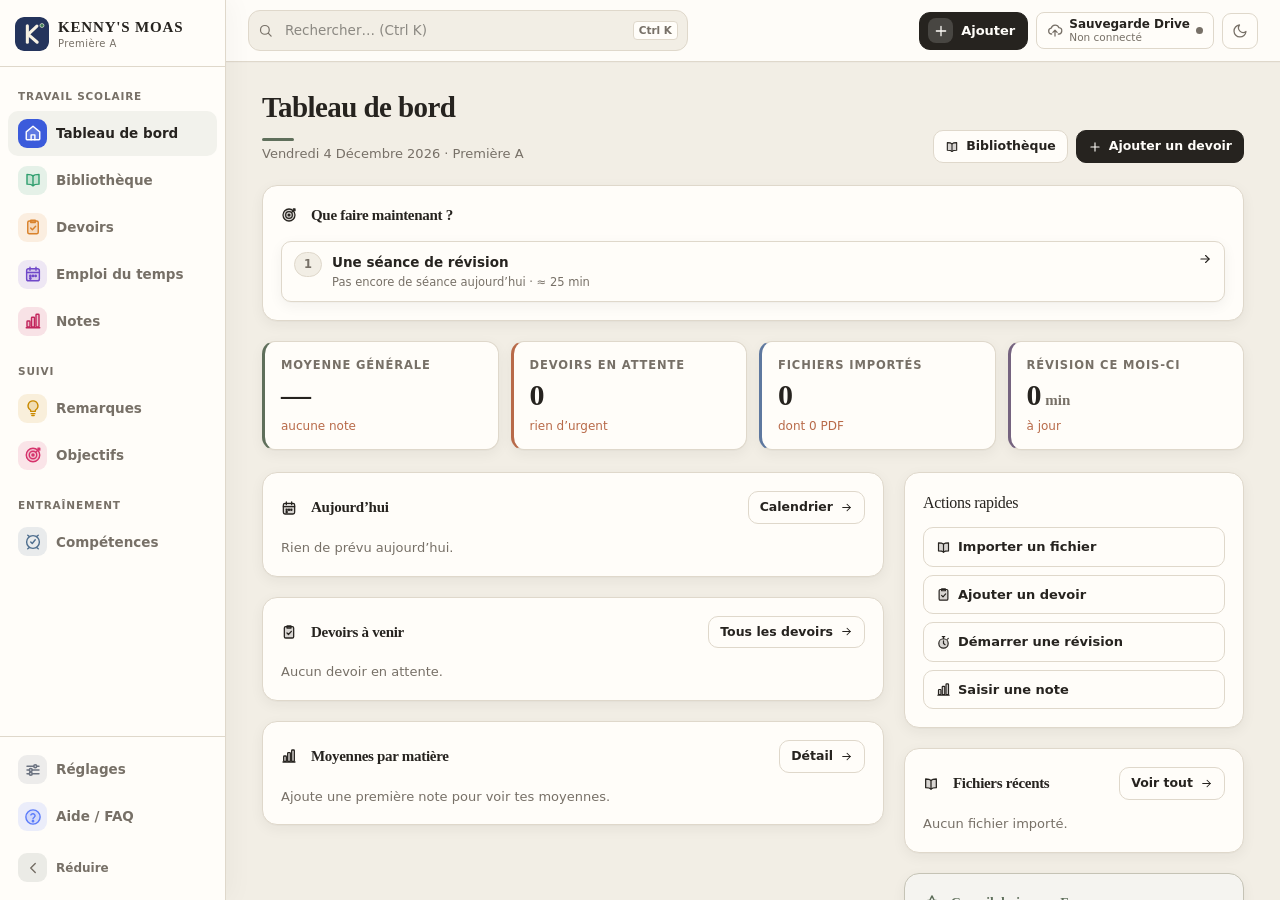
<file: index.html>
<!doctype html>
<html lang="fr">
  <head>
    <meta charset="UTF-8" />
    <title>KENNY'S MOAS</title>
    <meta name="description" content="KENNY'S MOAS — Module d'Assistance Scolaire" />
    <!-- KENNY'S MOAS : PWA + iOS (ajout à l'écran d'accueil) — repris de la version d'origine -->
    <meta name="viewport" content="width=device-width, initial-scale=1, maximum-scale=1, viewport-fit=cover" />
    <link rel="manifest" href="./manifest.webmanifest" />
    <link rel="icon" href="./logo.svg" type="image/svg+xml" />
    <link rel="icon" href="./icon-192.png" type="image/png" sizes="192x192" />
    <meta name="theme-color" content="#24345c" />
    <meta name="format-detection" content="telephone=no" />
    <meta name="mobile-web-app-capable" content="yes" />
    <meta name="apple-mobile-web-app-capable" content="yes" />
    <meta name="apple-mobile-web-app-title" content="KENNY'S MOAS" />
    <meta name="apple-mobile-web-app-status-bar-style" content="black-translucent" />
    <link rel="apple-touch-icon" href="./icon-180.png" />
    <link rel="apple-touch-icon" sizes="120x120" href="./icon-120.png" />
    <link rel="apple-touch-icon" sizes="152x152" href="./icon-152.png" />
    <link rel="apple-touch-icon" sizes="167x167" href="./icon-167.png" />
    <link rel="apple-touch-icon" sizes="180x180" href="./icon-180.png" />
    <link rel="apple-touch-startup-image" href="./splash/splash-640x1136.png" media="(device-width: 320px) and (device-height: 568px) and (-webkit-device-pixel-ratio: 2)" />
    <link rel="apple-touch-startup-image" href="./splash/splash-750x1334.png" media="(device-width: 375px) and (device-height: 667px) and (-webkit-device-pixel-ratio: 2)" />
    <link rel="apple-touch-startup-image" href="./splash/splash-828x1792.png" media="(device-width: 414px) and (device-height: 896px) and (-webkit-device-pixel-ratio: 2)" />
    <link rel="apple-touch-startup-image" href="./splash/splash-1125x2436.png" media="(device-width: 375px) and (device-height: 812px) and (-webkit-device-pixel-ratio: 3)" />
    <link rel="apple-touch-startup-image" href="./splash/splash-1170x2532.png" media="(device-width: 390px) and (device-height: 844px) and (-webkit-device-pixel-ratio: 3)" />
    <link rel="apple-touch-startup-image" href="./splash/splash-1179x2556.png" media="(device-width: 393px) and (device-height: 852px) and (-webkit-device-pixel-ratio: 3)" />
    <link rel="apple-touch-startup-image" href="./splash/splash-1242x2688.png" media="(device-width: 414px) and (device-height: 896px) and (-webkit-device-pixel-ratio: 3)" />
    <link rel="apple-touch-startup-image" href="./splash/splash-1284x2778.png" media="(device-width: 428px) and (device-height: 926px) and (-webkit-device-pixel-ratio: 3)" />
    <link rel="apple-touch-startup-image" href="./splash/splash-1290x2796.png" media="(device-width: 430px) and (device-height: 932px) and (-webkit-device-pixel-ratio: 3)" />
    
    <link rel="stylesheet" href="./app.css" />
  </head>
  <body>
    <div id="root"></div>
    <script src="./config.local.js"></script>
    <script src="./app.js"></script>
  </body>
</html>
</file>
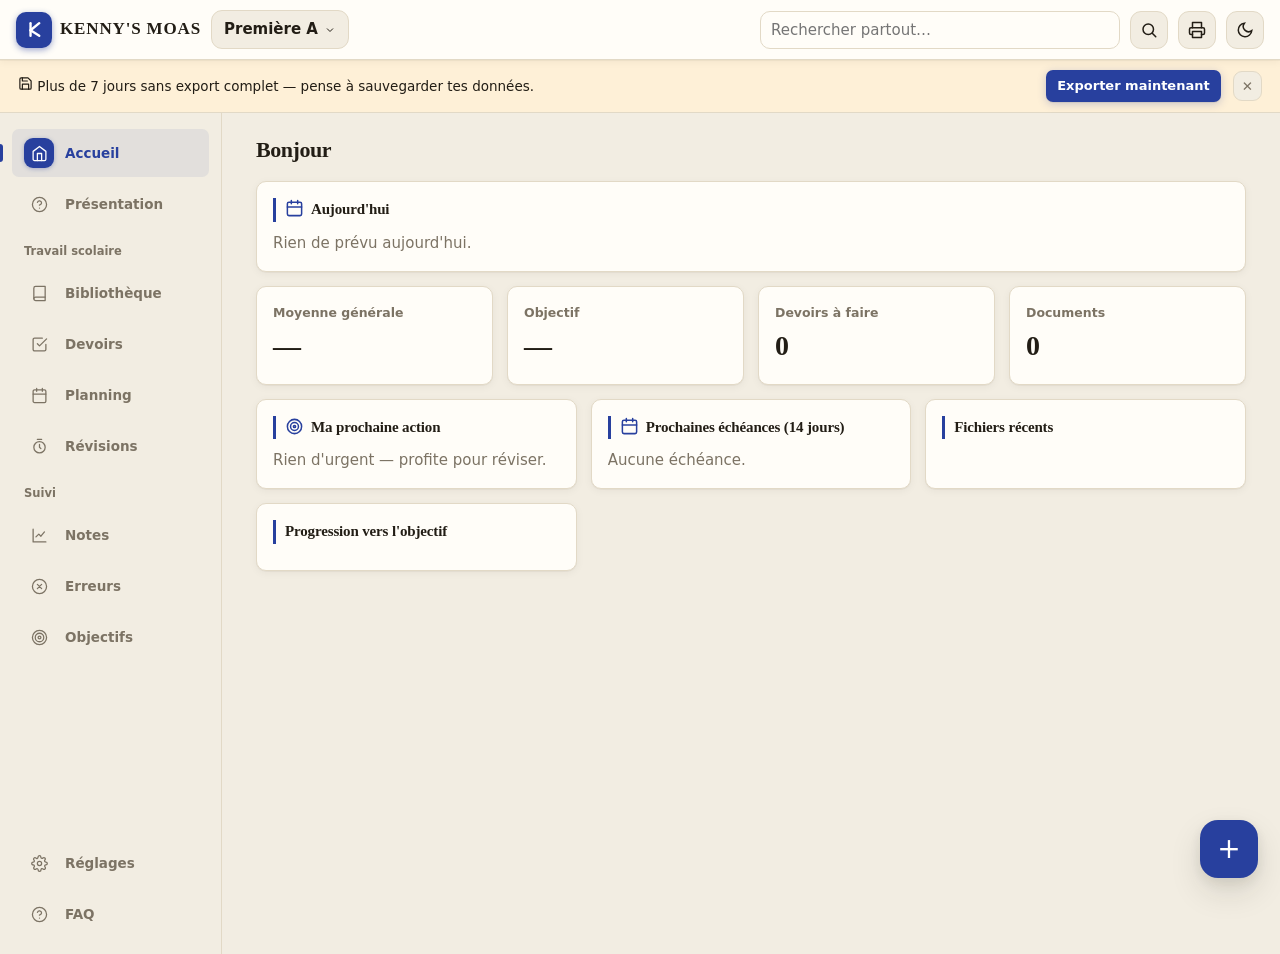
<file: legacy/index.html>
<!DOCTYPE html>
<html lang="fr">
<head>
<meta charset="UTF-8">
<meta name="viewport" content="width=device-width, initial-scale=1, maximum-scale=1, viewport-fit=cover">
<title>KENNY'S MOAS</title>
<link rel="manifest" href="../manifest.webmanifest">
<link rel="icon" href="../icon-512.png" type="image/png">
<meta name="theme-color" content="#24345c">
<meta name="format-detection" content="telephone=no">

<!-- ==== Réglages iOS : ajout à l'écran d'accueil ==== -->
<meta name="mobile-web-app-capable" content="yes">
<meta name="apple-mobile-web-app-capable" content="yes">
<meta name="apple-mobile-web-app-title" content="KENNY'S MOAS">
<meta name="apple-mobile-web-app-status-bar-style" content="black-translucent">
<link rel="apple-touch-icon" href="../icon-180.png">
<link rel="apple-touch-icon" sizes="120x120" href="../icon-120.png">
<link rel="apple-touch-icon" sizes="152x152" href="../icon-152.png">
<link rel="apple-touch-icon" sizes="167x167" href="../icon-167.png">
<link rel="apple-touch-icon" sizes="180x180" href="../icon-180.png">
<!-- Écrans de démarrage iOS (évite le flash blanc au lancement depuis l'écran d'accueil) -->
<link rel="apple-touch-startup-image" href="../splash/splash-640x1136.png" media="(device-width: 320px) and (device-height: 568px) and (-webkit-device-pixel-ratio: 2)">
<link rel="apple-touch-startup-image" href="../splash/splash-750x1334.png" media="(device-width: 375px) and (device-height: 667px) and (-webkit-device-pixel-ratio: 2)">
<link rel="apple-touch-startup-image" href="../splash/splash-828x1792.png" media="(device-width: 414px) and (device-height: 896px) and (-webkit-device-pixel-ratio: 2)">
<link rel="apple-touch-startup-image" href="../splash/splash-1125x2436.png" media="(device-width: 375px) and (device-height: 812px) and (-webkit-device-pixel-ratio: 3)">
<link rel="apple-touch-startup-image" href="../splash/splash-1170x2532.png" media="(device-width: 390px) and (device-height: 844px) and (-webkit-device-pixel-ratio: 3)">
<link rel="apple-touch-startup-image" href="../splash/splash-1179x2556.png" media="(device-width: 393px) and (device-height: 852px) and (-webkit-device-pixel-ratio: 3)">
<link rel="apple-touch-startup-image" href="../splash/splash-1242x2688.png" media="(device-width: 414px) and (device-height: 896px) and (-webkit-device-pixel-ratio: 3)">
<link rel="apple-touch-startup-image" href="../splash/splash-1284x2778.png" media="(device-width: 428px) and (device-height: 926px) and (-webkit-device-pixel-ratio: 3)">
<link rel="apple-touch-startup-image" href="../splash/splash-1290x2796.png" media="(device-width: 430px) and (device-height: 932px) and (-webkit-device-pixel-ratio: 3)">
<style>
:root{
  --p:#24345c; --p2:#24345c; --s:#3f7d56; --bg:#f2ede2; --card:#fffdf8; --txt:#221d15; --mut:#7c7364;
  --bd:#e2d9c6; --r:10px; --r-sm:7px;
  --sh:0 1px 0 rgba(34,29,21,.04),0 2px 8px rgba(34,29,21,.05);
  --sh2:0 4px 14px rgba(34,29,21,.09),0 14px 32px rgba(34,29,21,.12);
  --nav-w:222px;
}
[data-theme="dark"]{
  --p:#8ea3d6; --p2:#8ea3d6; --s:#63b581; --bg:#151310; --card:#1e1b16; --txt:#f1ece1; --mut:#a49a89; --bd:#33291e;
  --sh:0 1px 0 rgba(0,0,0,.3),0 2px 10px rgba(0,0,0,.35);
  --sh2:0 8px 20px rgba(0,0,0,.42),0 20px 44px rgba(0,0,0,.48);
}
*{box-sizing:border-box;margin:0}
html,body{height:100%}
:root{--font-main:-apple-system,system-ui,"SF Pro Text","Segoe UI",Roboto,"Helvetica Neue",Arial,sans-serif;--font-head:ui-serif,Georgia,"Iowan Old Style","Times New Roman",serif;--dens-pad:16px;--dens-gap:14px;--dens-font:15px}
body{font:var(--dens-font)/1.55 var(--font-main);background:var(--bg);color:var(--txt);transition:background .3s,color .3s,font-size .2s;-webkit-font-smoothing:antialiased;text-rendering:optimizeLegibility}
h1,h2,h3,h4,.brand,.stat .val,.tdisp{font-family:var(--font-head);letter-spacing:-.01em}
body.noscroll{overflow:hidden}
[data-font="serif"]{--font-main:Georgia,"Times New Roman",serif}
[data-font="round"]{--font-main:"Segoe UI Rounded",-apple-system,Verdana,sans-serif}
[data-font="mono"]{--font-main:"Consolas","SF Mono",Menlo,monospace}
[data-density="compact"]{--dens-pad:10px;--dens-gap:9px;--dens-font:13.5px}
[data-density="comfortable"]{--dens-pad:16px;--dens-gap:14px;--dens-font:15px}
[data-density="spacious"]{--dens-pad:22px;--dens-gap:20px;--dens-font:16px}
.card{padding:var(--dens-pad)}
.grid{gap:var(--dens-gap)}
[data-layout="wide"] .nav button span:not(.navico){display:none}
[data-layout="wide"] main{max-width:1440px}
button{font:inherit;color:inherit;background:none;border:none;cursor:pointer}
input,select,textarea{font:inherit;color:var(--txt);background:var(--card);border:1px solid var(--bd);border-radius:10px;padding:8px 10px;width:100%}
input:focus,select:focus,textarea:focus,button:focus-visible{outline:2px solid var(--p);outline-offset:1px}
.hidden{display:none!important}
svg{flex-shrink:0}

/* topbar */
.topbar{position:sticky;top:0;z-index:50;display:flex;align-items:center;gap:10px;padding:calc(10px + env(safe-area-inset-top)) 16px 10px;background:var(--card);border-bottom:1px solid var(--bd);box-shadow:var(--sh)}
body{padding-left:env(safe-area-inset-left);padding-right:env(safe-area-inset-right)}
.brand{display:flex;align-items:center;gap:8px;font-weight:700;font-size:17px}
.brand{letter-spacing:.05em}
.brand .logo{width:36px;height:36px;border-radius:10px;background:var(--p);display:grid;place-items:center;color:#fff;box-shadow:0 2px 6px color-mix(in srgb,var(--p) 45%,transparent)}
.class-btn{display:flex;align-items:center;gap:6px;padding:7px 12px;border-radius:11px;border:1px solid var(--bd);background:var(--bg);font-weight:600;transition:.2s}
.class-btn:hover{border-color:var(--p);transform:translateY(-1px)}
.class-menu{position:absolute;top:56px;left:16px;z-index:60;background:var(--card);border:1px solid var(--bd);border-radius:14px;box-shadow:var(--sh2);padding:8px;min-width:230px;animation:pop .18s ease}
.class-menu h5{padding:6px 10px 2px;color:var(--mut);font-size:11px;text-transform:uppercase;letter-spacing:.06em}
.class-menu button{display:flex;justify-content:space-between;width:100%;padding:8px 10px;border-radius:9px;transition:.15s}
.class-menu button:hover{background:var(--bg)}
.class-menu button.on{color:var(--p);font-weight:700}
.timer-chip{display:flex;align-items:center;gap:6px;margin-left:auto;padding:6px 10px;border-radius:999px;background:color-mix(in srgb,var(--p) 12%,transparent);color:var(--p);font-weight:700;font-variant-numeric:tabular-nums}
.timer-chip button{display:grid;place-items:center;width:24px;height:24px;border-radius:50%;transition:.15s}
.timer-chip button:hover{background:color-mix(in srgb,var(--p) 18%,transparent)}
.icon-btn{display:grid;place-items:center;width:38px;height:38px;border-radius:11px;border:1px solid var(--bd);background:var(--bg);transition:.2s}
.icon-btn:hover{border-color:var(--p);transform:translateY(-1px)}
#printBtn{margin-left:0}
.timer-chip.hidden + #printBtn{margin-left:auto}

/* layout / nav */
.shell{display:flex;min-height:calc(100vh - 59px)}
.nav{width:var(--nav-w);padding:16px 12px;display:flex;flex-direction:column;gap:3px;position:sticky;top:59px;height:calc(100vh - 59px);overflow-y:auto;overflow-x:hidden;scrollbar-width:thin;border-right:1px solid var(--bd)}
.nav-label{padding:12px 12px 5px;font-size:11.5px;font-weight:700;color:var(--mut)}
.nav-label:first-child{padding-top:2px}
.nav-spacer{margin-top:auto}
[data-layout="wide"] .nav-label{height:1px;padding:0;margin:10px 8px;background:var(--bd);font-size:0;color:transparent}
.nav button{position:relative;display:flex;align-items:center;gap:11px;padding:9px 12px;border-radius:var(--r-sm);color:var(--mut);font-weight:600;font-size:13.5px;transition:.18s;text-align:left}
.hic{display:inline-flex;flex-shrink:0;vertical-align:-4px;margin-right:7px;color:var(--p)}
.hic svg{display:block;width:18px;height:18px}
h2 .hic svg,h3 .hic svg{width:19px;height:19px}
.btn .hic{margin-right:6px;color:currentColor}
.btn .hic svg{width:15px;height:15px}
.prio-dot{display:inline-block;width:7px;height:7px;border-radius:50%;background:#e74c3c;vertical-align:middle;margin-left:2px}
.guide-title{display:inline-flex;align-items:center}
.guide-title svg{margin-right:7px;flex-shrink:0}
.nav button .navico{display:grid;place-items:center;width:30px;height:30px;border-radius:9px;flex-shrink:0;background:transparent;color:var(--mut);transition:.18s}
.nav button .navico svg{width:17px;height:17px}
.nav button span:not(.navico){white-space:nowrap;overflow:hidden;text-overflow:ellipsis}
.nav button:hover{color:var(--txt)}
.nav button:hover .navico{background:var(--bg);color:var(--p)}
.nav button.on{color:var(--p);background:color-mix(in srgb,var(--p) 8%,transparent)}
.nav button.on .navico{background:var(--p);color:#fff;box-shadow:0 1px 4px color-mix(in srgb,var(--p) 35%,transparent)}
.nav button.on::before{content:'';position:absolute;left:-12px;top:50%;translate:0 -50%;width:3px;height:18px;border-radius:0 4px 4px 0;background:var(--p)}
[data-layout="wide"] .nav{width:66px;align-items:center}
[data-layout="wide"] .nav button{padding:9px;justify-content:center}
[data-layout="wide"] .nav button.on::before{left:0}
main{flex:1;padding:20px clamp(14px,3vw,34px) 110px;max-width:1180px}
.sec{display:none;animation:fadein .25s ease}
.sec.on{display:block}
@keyframes fadein{from{opacity:0;transform:translateY(6px)}to{opacity:1;transform:none}}
@keyframes pop{from{opacity:0;transform:scale(.96)}to{opacity:1;transform:none}}
h2{font-size:22px;margin-bottom:14px;display:flex;align-items:center;gap:9px;letter-spacing:-.02em}
h3{font-size:15px;font-weight:700;margin-bottom:10px;border-left:3px solid var(--p);padding-left:9px}
#calTitle{border-left:none;padding-left:0}
.page-intro{display:flex;align-items:flex-end;justify-content:space-between;gap:14px;margin-bottom:16px}
.page-intro h2{margin-bottom:3px}
.page-intro .sub{color:var(--mut);font-size:13px}
.card{background:var(--card);border:1px solid var(--bd);border-radius:var(--r);box-shadow:var(--sh);padding:16px;transition:box-shadow .2s,transform .2s,border-color .2s}
.grid{display:grid;gap:14px}
.g4{grid-template-columns:repeat(auto-fit,minmax(200px,1fr))}
.g2{grid-template-columns:repeat(auto-fit,minmax(320px,1fr))}
.stat .lbl{color:var(--mut);font-size:12.5px;font-weight:700}
.stat .val{font-size:28px;font-weight:800;margin-top:2px}
.stat .val small{font-size:14px;color:var(--mut);font-weight:600}
.btn{display:inline-flex;align-items:center;gap:7px;padding:9px 16px;border-radius:var(--r-sm);background:var(--p);color:#fff;font-weight:700;box-shadow:0 1px 0 rgba(0,0,0,.06),0 2px 8px color-mix(in srgb,var(--p) 25%,transparent);transition:.18s}
.btn:hover{transform:translateY(-1px);box-shadow:0 4px 12px color-mix(in srgb,var(--p) 32%,transparent)}
.btn:active{transform:none}
.btn.ghost{background:var(--bg);color:var(--txt);border:1px solid var(--bd);box-shadow:none}
.btn.ghost:hover{border-color:var(--p)}
.btn.danger{background:#e74c3c;box-shadow:0 4px 14px rgba(231,76,60,.35)}
.btn.sm{padding:6px 11px;font-size:13px}
.row{display:flex;align-items:center;gap:10px;flex-wrap:wrap}
.spread{justify-content:space-between}
.muted{color:var(--mut)}
.bar{height:9px;border-radius:99px;background:var(--bg);overflow:hidden;border:1px solid var(--bd)}
.bar i{display:block;height:100%;border-radius:99px;background:linear-gradient(90deg,var(--p),var(--s));transition:width .5s ease}
.chip{display:inline-flex;align-items:center;gap:4px;padding:2px 9px;border-radius:99px;font-size:12px;font-weight:700;background:var(--bg);border:1px solid var(--bd)}
.subj-ico{display:grid;place-items:center;width:36px;height:36px;border-radius:10px;background:color-mix(in srgb,var(--p) 18%,transparent);color:var(--p);flex-shrink:0}
.subj-ico svg{width:21px;height:21px;stroke-width:2.2}
table{width:100%;border-collapse:collapse}
th{color:var(--mut);font-size:12px;text-transform:uppercase;letter-spacing:.05em;text-align:left;padding:8px}
td{padding:9px 8px;border-top:1px solid var(--bd);vertical-align:middle}
.item{display:flex;gap:11px;align-items:flex-start;padding:11px;border:1px solid var(--bd);border-radius:13px;background:var(--card);transition:.18s}
.item:hover{box-shadow:var(--sh)}
.item .body{flex:1;min-width:0}
#subjList .item{flex-wrap:wrap}#subjList .item .body{flex:1 1 110px}.subj-ctl{display:flex;align-items:center;gap:11px;margin-left:auto}
.item h4{font-size:14.5px}
.mini{display:grid;place-items:center;width:30px;height:30px;border-radius:9px;background:var(--bg);border:1px solid var(--bd);color:var(--mut);transition:.15s}
.mini:hover{color:var(--p);border-color:var(--p)}
.list{display:flex;flex-direction:column;gap:9px}
.faq-item{border:1px solid var(--bd);border-radius:12px;padding:10px 13px;background:var(--bg)}
.faq-item summary{cursor:pointer;font-weight:700;font-size:14px;list-style:none;display:flex;align-items:center;gap:8px}
.faq-item summary::before{content:'▸';color:var(--p);transition:transform .18s;display:inline-block}
.faq-item[open] summary::before{transform:rotate(90deg)}
.faq-item summary::-webkit-details-marker{display:none}

/* library */
.lib-toolbar{background:var(--card);border:1px solid var(--bd);border-radius:var(--r);box-shadow:var(--sh);padding:14px 16px 4px;margin-bottom:14px}
.lib-toolbar .cat-seg{margin-bottom:10px}
.lib-tools{display:flex;gap:9px;flex-wrap:wrap;margin-bottom:14px}
.lib-tools input[type=search]{max-width:240px}
.tag-filter{display:flex;gap:6px;flex-wrap:wrap;align-items:center;padding-bottom:12px}
.tag-filter button{padding:5px 11px;border-radius:999px;border:1px solid var(--bd);background:var(--bg);font-size:11.5px;font-weight:700;color:var(--mut);transition:.15s;white-space:nowrap}
.tag-filter button:hover{border-color:var(--p);color:var(--p)}
.tag-filter button.on{background:var(--p);border-color:var(--p);color:#fff}
.tag-filter .tag-hint{font-size:12px;color:var(--mut)}
.tag-filter .tagf-item{display:inline-flex;align-items:center;gap:2px}
.tag-filter .tagf-ren{width:21px;height:21px;line-height:1;border-radius:999px;border:1px solid var(--bd);background:var(--bg);color:var(--mut);display:grid;place-items:center;font-size:10.5px;padding:0;transition:.15s}
.tag-filter .tagf-ren:hover{border-color:var(--p);color:var(--p)}
.file-tags{display:flex;flex-wrap:wrap;gap:5px;align-items:center;margin-top:-2px}
.tag-chip{display:inline-flex;align-items:center;gap:3px;padding:2px 6px 2px 9px;border-radius:999px;background:color-mix(in srgb,var(--p) 10%,transparent);color:var(--p);font-size:11px;font-weight:700;line-height:1.6}
.tag-chip button{width:15px;height:15px;display:grid;place-items:center;border-radius:50%;font-size:12px;line-height:1;color:inherit;opacity:.65}
.tag-chip button:hover{opacity:1;background:color-mix(in srgb,var(--p) 20%,transparent)}
.tag-add{font-size:11px;font-weight:700;color:var(--mut);padding:2px 9px;border-radius:999px;border:1px dashed var(--bd);transition:.15s}
.tag-add:hover{border-color:var(--p);color:var(--p)}
.lib-tools select{width:auto}
.seg{display:inline-flex;border:1px solid var(--bd);border-radius:11px;overflow:hidden}
.seg button{padding:8px 13px;font-weight:600;font-size:13px;color:var(--mut);transition:.15s}
.seg button:not(:last-child){border-right:1px solid var(--bd)}
.seg button.on{background:var(--p);color:#fff}
.drop{border:2px dashed var(--bd);border-radius:var(--r);padding:26px;text-align:center;color:var(--mut);margin-bottom:14px;transition:.2s;font-weight:600;font-size:13.5px}
.drop::before{content:'';display:block;width:26px;height:26px;margin:0 auto 8px;background:currentColor;-webkit-mask:url('data:image/svg+xml,%3Csvg xmlns=%22http://www.w3.org/2000/svg%22 viewBox=%220 0 24 24%22 fill=%22none%22 stroke=%22%23000%22 stroke-width=%221.8%22 stroke-linecap=%22round%22 stroke-linejoin=%22round%22%3E%3Cpath d=%22M12 3v12%22/%3E%3Cpath d=%22m7 10 5 5 5-5%22/%3E%3Cpath d=%22M4 21h16%22/%3E%3C/svg%3E') center/contain no-repeat;mask:url('data:image/svg+xml,%3Csvg xmlns=%22http://www.w3.org/2000/svg%22 viewBox=%220 0 24 24%22 fill=%22none%22 stroke=%22%23000%22 stroke-width=%221.8%22 stroke-linecap=%22round%22 stroke-linejoin=%22round%22%3E%3Cpath d=%22M12 3v12%22/%3E%3Cpath d=%22m7 10 5 5 5-5%22/%3E%3Cpath d=%22M4 21h16%22/%3E%3C/svg%3E') center/contain no-repeat}
.drop.over{border-color:var(--p);background:color-mix(in srgb,var(--p) 6%,transparent);color:var(--p)}
.files{display:grid;grid-template-columns:repeat(auto-fill,minmax(230px,1fr));gap:15px}
.fcard{display:flex;flex-direction:column;background:var(--card);border:1px solid var(--bd);border-radius:var(--r);cursor:pointer;transition:.2s;overflow:hidden}
.fcard:hover{transform:translateY(-3px);box-shadow:var(--sh2);border-color:color-mix(in srgb,var(--p) 30%,var(--bd))}
.fcard .fbody{display:flex;flex-direction:column;gap:9px;padding:13px 14px 14px}
.fcover{position:relative;height:108px;display:grid;place-items:center;flex-shrink:0;overflow:hidden}
.fcover img{position:absolute;inset:0;width:100%;height:100%;object-fit:cover}
.fcover .cover-ic{position:relative;z-index:1;width:42px;height:42px;opacity:.92}
.fcover .cover-ic svg{width:100%;height:100%;stroke-width:1.4}
.fchip{position:absolute;left:10px;bottom:9px;z-index:2;padding:2px 8px;border-radius:7px;color:#fff;font-size:10px;font-weight:800;letter-spacing:.03em;box-shadow:0 2px 6px rgba(0,0,0,.18)}
.fcover .acts{position:absolute;top:8px;right:8px;z-index:2;display:flex;gap:5px}
.fcover .acts .mini{width:27px;height:27px;background:rgba(255,255,255,.82);backdrop-filter:blur(6px);border:none;color:#3a3f55}
[data-theme="dark"] .fcover .acts .mini{background:rgba(18,20,32,.68);color:#dfe1f0}
.ftype-ico{display:grid;place-items:center;width:42px;height:42px;border-radius:12px;flex-shrink:0;font-size:17px;font-weight:800;letter-spacing:-.02em}
.fcard .name{font-weight:700;font-size:14px;line-height:1.35;word-break:break-word;display:-webkit-box;-webkit-line-clamp:2;-webkit-box-orient:vertical;overflow:hidden;min-height:2.7em}
.fcard .meta{display:flex;align-items:center;gap:6px;flex-wrap:wrap;font-size:12px;color:var(--mut)}
.fcard .meta .dot{width:3px;height:3px;border-radius:50%;background:var(--mut);flex-shrink:0}
.fcard .subj-chip{display:inline-flex;align-items:center;gap:5px;font-size:11.5px;font-weight:700;color:var(--p)}
.fcard .subj-chip svg{width:14px;height:14px;stroke-width:2.4}
.fcard .acts{display:flex;gap:5px;flex-shrink:0}
.fcard .acts .mini{width:28px;height:28px}
.fav.on{color:#f5b301}
.fbar{height:5px;border-radius:9px;background:var(--bg);overflow:hidden}
.fbar i{display:block;height:100%;border-radius:9px;background:var(--p)}
.fcard select[data-subj]{margin-top:auto;font-size:12.5px;padding:6px 8px;border-radius:9px}
.subj-cover{position:relative;height:88px;display:grid;place-items:center;flex-shrink:0;background:color-mix(in srgb,var(--bg) 55%,var(--card))}
.subj-ico-lg{display:grid;place-items:center;width:52px;height:52px;border-radius:14px;color:#fff}
.subj-ico-lg svg{width:26px;height:26px;stroke-width:1.7}
.subj-card:hover .subj-ico-lg{transform:scale(1.08)}
.subj-ico-lg{transition:.2s}
.form-file-row{display:flex;gap:8px;align-items:stretch}.form-file-row select{min-width:0;flex:1}.form-file-row .btn{flex:0 0 auto;white-space:nowrap}

/* calendar / schedule */
.cal-head{display:flex;align-items:center;gap:10px;margin-bottom:10px}
.cal{display:grid;grid-template-columns:repeat(7,1fr);gap:5px}
.cal .dow{text-align:center;color:var(--mut);font-size:11px;font-weight:700;text-transform:uppercase}
.day{min-height:82px;border:1px solid var(--bd);border-radius:11px;padding:5px;cursor:pointer;transition:.15s;background:var(--card);overflow:hidden}
.day:hover{border-color:var(--p)}
.day.off{opacity:.35}
.day.today{outline:2px solid var(--p)}
.day.conges{background:color-mix(in srgb,#22c55e 14%,var(--card))}
.day .n{font-size:12px;font-weight:700;color:var(--mut)}
.ev{display:block;width:100%;text-align:left;font-size:10.5px;font-weight:700;color:#fff;border-radius:6px;padding:1px 5px;margin-top:2px;white-space:nowrap;overflow:hidden;text-overflow:ellipsis}
.edt{width:100%;overflow-x:auto}
.edt table{min-width:640px}
.edt td{border:1px solid var(--bd);height:44px;cursor:pointer;font-size:12.5px;text-align:center;border-radius:4px;transition:.15s;padding:2px}
.edt td:hover{background:color-mix(in srgb,var(--p) 8%,transparent)}
.edt .filled{background:color-mix(in srgb,var(--p) 13%,transparent);font-weight:700;color:var(--p)}

/* timer */
.tdisp{font-size:64px;font-weight:800;text-align:center;font-variant-numeric:tabular-nums;letter-spacing:.02em}
.durs{display:flex;gap:8px;justify-content:center;flex-wrap:wrap;margin:12px 0}
.durs button{padding:7px 14px;border-radius:99px;border:1px solid var(--bd);font-weight:650;transition:.15s;background:var(--bg)}
.durs button:hover{border-color:var(--p);transform:translateY(-1px)}
.durs button.on{background:var(--p);color:#fff;border-color:var(--p);box-shadow:0 4px 12px color-mix(in srgb,var(--p) 24%,transparent)}
.session-list{display:flex;flex-direction:column;gap:9px}
.session-card{display:grid;grid-template-columns:58px minmax(0,1fr) auto;gap:12px;align-items:center;padding:12px 13px;border:1px solid var(--bd);border-radius:14px;background:var(--card);transition:.18s}
.session-card:hover{transform:translateY(-1px);box-shadow:var(--sh);border-color:color-mix(in srgb,var(--p) 30%,var(--bd))}
.session-min{width:52px;height:52px;border-radius:15px;display:grid;place-items:center;background:color-mix(in srgb,var(--p) 12%,var(--bg));color:var(--p);font-weight:850;font-size:13px;line-height:1.05;text-align:center}
.session-min b{display:block;font-size:17px}
.session-main{min-width:0}
.session-title{display:flex;align-items:center;gap:7px;flex-wrap:wrap;font-weight:760}
.session-meta{margin-top:3px;font-size:11.5px;color:var(--mut)}
.session-status{font-size:11px;font-weight:800;white-space:nowrap;padding:5px 8px;border-radius:999px;border:1px solid var(--bd);background:var(--bg)}
.session-status.done{color:var(--s);border-color:color-mix(in srgb,var(--s) 35%,var(--bd));background:color-mix(in srgb,var(--s) 8%,var(--bg))}
.session-week{padding:9px 11px;border-radius:11px;background:color-mix(in srgb,var(--p) 7%,var(--card));border:1px solid color-mix(in srgb,var(--p) 18%,var(--bd));font-size:12px;line-height:1.45}
.cat-seg{display:flex;gap:7px;overflow:auto;padding:2px 1px 7px;margin:0 0 12px;scrollbar-width:thin}
.cat-seg button{white-space:nowrap;padding:7px 10px;border:1px solid var(--bd);border-radius:999px;background:var(--card);font-size:12px;font-weight:700;color:var(--mut);transition:.15s}
.cat-seg button:hover{border-color:var(--p);color:var(--p)}
.cat-seg button.on{background:var(--p);border-color:var(--p);color:#fff;box-shadow:0 3px 10px color-mix(in srgb,var(--p) 23%,transparent)}
.task-row{display:flex;align-items:center;gap:6px;flex-wrap:wrap;margin-top:4px;font-size:12px}
.task-cat{display:inline-flex;align-items:center;gap:5px;padding:4px 8px;border-radius:999px;font-size:11px;font-weight:800;border:1px solid var(--bd);background:var(--bg)}
.task-cat .dot{width:6px;height:6px;border-radius:50%;background:currentColor}
@media(max-width:620px){.session-card{grid-template-columns:48px minmax(0,1fr)}.session-status{grid-column:2;justify-self:start}.session-min{width:44px;height:44px;border-radius:13px}.session-min b{font-size:15px}}

/* fab & toasts */
#fab{position:fixed;right:calc(22px + env(safe-area-inset-right));bottom:calc(22px + env(safe-area-inset-bottom));z-index:70;width:58px;height:58px;border-radius:18px;background:var(--p);color:#fff;font-size:28px;box-shadow:var(--sh2);display:grid;place-items:center;transition:.2s}
#fab:hover{transform:scale(1.05);box-shadow:0 6px 16px color-mix(in srgb,var(--p) 32%,transparent),var(--sh2)}
#fabMenu{position:fixed;right:22px;bottom:90px;z-index:70;background:var(--card);border:1px solid var(--bd);border-radius:16px;box-shadow:var(--sh2);padding:8px;min-width:230px;animation:pop .18s ease}
#fabMenu button{display:flex;align-items:center;gap:10px;width:100%;padding:10px 12px;border-radius:10px;font-weight:600;transition:.15s}
#fabMenu button:hover{background:var(--bg);color:var(--p)}
#toasts{position:fixed;left:50%;bottom:calc(26px + env(safe-area-inset-bottom));transform:translateX(-50%);z-index:200;display:flex;flex-direction:column;gap:8px;align-items:center;pointer-events:none}
.toast{background:var(--card);border:1px solid var(--bd);border-left:4px solid var(--s);border-radius:12px;box-shadow:var(--sh2);padding:10px 18px;font-weight:600;opacity:0;transform:translateY(10px);transition:.25s}
.toast.warn{border-left-color:#f59e0b}.toast.err{border-left-color:#e74c3c}
.toast.in{opacity:1;transform:none}

/* dialogs */
dialog{border:none;border-radius:18px;background:var(--card);color:var(--txt);box-shadow:var(--sh2);padding:20px;width:min(480px,92vw);animation:pop .2s ease;margin:auto}
dialog::backdrop{background:rgba(10,12,30,.45);backdrop-filter:blur(3px)}
dialog h3{margin-bottom:14px;font-size:17px}
.frm{display:flex;flex-direction:column;gap:10px}
.frm label{font-size:12.5px;font-weight:700;color:var(--mut)}
.frm .cols{display:grid;grid-template-columns:1fr 1fr;gap:10px}

/* reader */
.reader{position:fixed;inset:0;z-index:100;background:var(--bg);display:flex;flex-direction:column}
.reader:not(.is-pdf) .pdf-only{display:none!important}
.rd-bar{display:flex;align-items:center;gap:7px;flex-wrap:wrap;padding:8px 12px;background:var(--card);border-bottom:1px solid var(--bd);box-shadow:var(--sh)}
.rd-bar .title{font-weight:700;font-size:14px;max-width:26vw;overflow:hidden;text-overflow:ellipsis;white-space:nowrap}
.rd-bar select{width:auto;padding:6px 8px}
.rd-body{flex:1;overflow:auto;display:flex;flex-direction:column;align-items:center;gap:16px;padding:18px}
.pw{position:relative;background:#fff;box-shadow:var(--sh2);border-radius:4px}
.pw canvas{display:block;border-radius:4px}
.pw .ann{position:absolute;inset:0;pointer-events:none;touch-action:none}
.reader.annotating .pw .ann{pointer-events:auto;cursor:crosshair}
.textLayer{position:absolute;inset:0;overflow:hidden;line-height:1}
.textLayer span,.textLayer br{color:transparent;position:absolute;white-space:pre;cursor:text;transform-origin:0 0}
.textLayer ::selection{background:color-mix(in srgb,var(--p) 40%,transparent)}
.hit{position:absolute;background:rgba(255,200,0,.4);border-radius:2px;pointer-events:none}
.note-pin{position:absolute;transform:translate(-50%,-50%);width:22px;height:22px;border-radius:50%;background:var(--p);color:#fff;display:grid;place-items:center;box-shadow:var(--sh);z-index:5}
.mode-two .two{display:flex;gap:14px;align-items:flex-start}
.mode-lecture{padding-top:8px}
.reader.presenting .rd-bar,.reader.presenting .annbar{position:absolute;top:0;left:0;right:0;z-index:6;opacity:0;transition:.25s}
.reader.presenting .rd-bar:hover,.reader.presenting:has(.rd-bar:hover) .rd-bar{opacity:1}
.annbar,.searchbar,.resume{display:flex;align-items:center;gap:8px;flex-wrap:wrap;padding:7px 12px;background:var(--card);border-bottom:1px solid var(--bd)}
.swatch{width:24px;height:24px;border-radius:50%;border:2px solid transparent;transition:.15s}
.swatch.on{border-color:var(--txt);transform:scale(1.12)}
.tool.on{background:color-mix(in srgb,var(--p) 15%,transparent);color:var(--p);border-color:var(--p)}
.resume{background:color-mix(in srgb,var(--p) 10%,var(--card));font-weight:600}
#bmPanel{position:absolute;right:0;top:0;bottom:0;width:250px;background:var(--card);border-left:1px solid var(--bd);box-shadow:var(--sh2);z-index:8;padding:14px;overflow:auto}
#gglBtn{position:fixed;z-index:130;box-shadow:var(--sh2)}

/* responsive */
@media(max-width:820px){
  .nav{position:fixed;left:0;right:0;bottom:0;top:auto;height:auto;width:auto;flex-direction:row;overflow-x:auto;background:var(--card);border-top:1px solid var(--bd);padding:6px 8px calc(6px + env(safe-area-inset-bottom));z-index:60}
  .nav button{flex-direction:column;gap:3px;font-size:10px;padding:6px 10px;flex:0 0 auto}
  .nav-label{display:none}
  .nav button.on::before{display:none}
  main{padding-bottom:calc(170px + env(safe-area-inset-bottom))}
  #fab{bottom:calc(86px + env(safe-area-inset-bottom))}#fabMenu{bottom:calc(152px + env(safe-area-inset-bottom))}
  .rd-bar .title{max-width:100%}
  .day{min-height:56px}.ev{display:none}.day.hasev .n::after{content:"•";color:var(--p);margin-left:2px}
  /* évite le zoom automatique iOS sur les champs (police < 16px) */
  input,select,textarea{font-size:16px}
  /* cibles tactiles plus grandes */
  .icon-btn{width:41px;height:41px}
  .mini{width:35px;height:35px}
  /* 2 colonnes pour les cartes statistiques du tableau de bord */
  .g4{grid-template-columns:repeat(2,1fr)}
  .stat .val{font-size:22px}
  /* emploi du temps plus compact */
  .edt td{height:38px;font-size:11.5px}
  .edt th button{width:20px;height:20px}
  /* évite que les menus débordent sur petit écran */
  #fabMenu,.class-menu{max-width:86vw}
  /* bibliothèque : barre d'outils empilée et lisible sur mobile */
  .lib-tools{flex-direction:column;align-items:stretch}
  .lib-tools input[type=search]{max-width:none}
  .lib-tools select{width:100%}
  .lib-tools .seg{width:100%}
  .lib-tools .seg button{flex:1}
  .lib-toolbar{padding:12px 12px 2px}
}
@media(max-width:480px){
  .topbar{flex-wrap:wrap;padding:8px 10px;gap:6px}
  .brand-txt{display:none}
  .frm .cols{grid-template-columns:1fr}
  dialog{padding:16px}
}
@media print{
  .topbar,.nav,#fab,#fabMenu,#toasts,.reader,.lib-toolbar,.drop,dialog{display:none!important}
  body{background:#fff;color:#000}
  main{padding:0;max-width:100%}
  .card{box-shadow:none;border:1px solid #ccc;break-inside:avoid}
  .shell{display:block}
}

.global-search-wrap{position:relative;width:min(360px,34vw);margin-left:auto}.global-search-wrap input{height:38px}.global-results{position:absolute;top:44px;left:0;right:0;z-index:90;background:var(--card);border:1px solid var(--bd);border-radius:13px;box-shadow:var(--sh2);padding:6px;max-height:420px;overflow:auto}.global-results button{display:block;width:100%;text-align:left;padding:9px 10px;border-radius:9px}.global-results button:hover,.global-results button[aria-selected=true]{background:var(--bg)}.global-results .type{font-size:11px;color:var(--mut);margin-right:6px}.grade-charts{display:grid;grid-template-columns:repeat(auto-fit,minmax(280px,1fr));gap:12px}.grade-chart{border:1px solid var(--bd);border-radius:12px;padding:10px}.grade-chart svg{width:100%;height:150px;display:block}.grade-chart .axis{stroke:var(--bd);stroke-width:1}.grade-chart .line{fill:none;stroke:var(--p);stroke-width:3;stroke-linecap:round;stroke-linejoin:round}.grade-chart .dot{fill:var(--s)}
@media(max-width:760px){.form-file-row{flex-direction:column}.form-file-row .btn{width:100%;justify-content:center}.global-search-wrap{order:10;width:100%;margin:0}.topbar{flex-wrap:wrap}.timer-chip{margin-left:auto}.timer-chip.hidden + #printBtn{margin-left:0}}

/* ============ RONDE 8 ============ */
/* bandeaux (migration, digest, rappel export...) */
#bandeaux{position:sticky;top:59px;z-index:40;display:flex;flex-direction:column}
.bandeau{display:flex;align-items:center;gap:12px;flex-wrap:wrap;padding:10px 18px;background:color-mix(in srgb,var(--p) 10%,var(--card));border-bottom:1px solid var(--bd);font-size:13.5px}
.bandeau.warn{background:color-mix(in srgb,#f59e0b 14%,var(--card))}
.bandeau .txt{flex:1;min-width:200px}
.bandeau button.mini{margin-left:auto}

/* palette de commandes (Ctrl+K) */
#paletteDlg{padding:0;width:min(600px,92vw);overflow:hidden}
#paletteDlg .pInput{display:flex;align-items:center;gap:10px;padding:14px 16px;border-bottom:1px solid var(--bd)}
#paletteDlg .pInput input{border:none;padding:2px;font-size:16px;background:transparent}
#paletteDlg .pInput input:focus{outline:none}
#paletteDlg .pHint{padding:6px 16px;font-size:11.5px;color:var(--mut);border-bottom:1px solid var(--bd)}
#paletteDlg .pResults{max-height:50vh;overflow:auto;padding:6px}
#paletteDlg .pResults button{display:flex;align-items:center;gap:10px;width:100%;text-align:left;padding:10px 12px;border-radius:10px}
#paletteDlg .pResults button .type{font-size:11px;color:var(--mut);flex-shrink:0;min-width:52px}
#paletteDlg .pResults button:hover,#paletteDlg .pResults button.on{background:var(--bg)}
#paletteDlg .pEmpty{padding:20px;text-align:center;color:var(--mut);font-size:13.5px}

/* carte Aujourd'hui */
#todayCard .item .when{min-width:52px;font-weight:700;color:var(--p);font-size:12.5px;text-align:center}

/* rappel Leitner / erreurs dues */
.leitner-card{max-width:420px;margin:0 auto;text-align:center}
.leitner-front,.leitner-back{padding:22px 10px}
.leitner-back{border-top:1px dashed var(--bd);margin-top:14px;padding-top:14px}

/* sauvegarde fichier (File System Access API) */
#fsBackupBox .row{margin-top:8px}
.methods-grid{display:grid;grid-template-columns:repeat(auto-fit,minmax(220px,1fr));gap:10px}.method-card{padding:12px;border:1px solid var(--bd);border-radius:14px;background:var(--card);cursor:pointer;text-align:left;transition:.15s}.method-card:hover{border-color:color-mix(in srgb,var(--p) 35%,var(--bd));transform:translateY(-1px)}.method-card .method-icon{font-size:20px}.method-card h4{margin:6px 0 4px}.method-card p{margin:0;font-size:12.5px;line-height:1.45;color:var(--mut)}.import-choice-grid{display:grid;grid-template-columns:repeat(auto-fit,minmax(190px,1fr));gap:10px}.import-choice{padding:13px;text-align:left;border:1px solid var(--bd);border-radius:14px;background:var(--card);cursor:pointer}.import-choice:hover{border-color:color-mix(in srgb,var(--p) 35%,var(--bd));transform:translateY(-1px)}.import-choice b{display:block;margin-bottom:4px}.import-choice span{display:block;font-size:12px;color:var(--mut);line-height:1.4}.grade-scale-preview{padding:9px 11px;border:1px dashed var(--bd);border-radius:10px;background:var(--bg);font-size:12.5px;color:var(--mut)}.grade-scale-preview b{color:var(--tx)}
</style>
<script src="../config.local.js"></script>
</head>
<body>

<header class="topbar">
  <div class="brand"><span class="logo"><svg width="19" height="19" viewBox="0 0 24 24" fill="none" stroke="currentColor" stroke-width="3" stroke-linecap="round"><path d="M7 4v16"/><path d="M7 13 18 4"/><path d="M7 13 18 20"/></svg></span><span class="brand-txt">KENNY'S MOAS</span></div>
  <button id="classBtn" class="class-btn"></button>
  <div id="classMenu" class="class-menu hidden"></div>
  <div id="timerChip" class="timer-chip hidden">
    <span id="chipTime">25:00</span>
    <button id="chipToggle" title="Pause / Reprendre"></button>
    <button id="chipStop" title="Arrêter"><svg width="12" height="12" viewBox="0 0 24 24" fill="currentColor"><rect x="5" y="5" width="14" height="14" rx="2"/></svg></button>
  </div>
  <div class="global-search-wrap"><input id="globalQ" type="search" placeholder="Rechercher partout…" aria-label="Rechercher partout" autocomplete="off"><div id="globalResults" class="global-results hidden" role="listbox" aria-label="Résultats de recherche"></div></div>
  <button id="paletteBtn" class="icon-btn" title="Palette de commandes (Ctrl+K)" aria-label="Ouvrir la palette de commandes"><svg width="18" height="18" viewBox="0 0 24 24" fill="none" stroke="currentColor" stroke-width="2" stroke-linecap="round" stroke-linejoin="round"><circle cx="11" cy="11" r="7"/><path d="m21 21-4.3-4.3"/></svg></button>
  <button id="printBtn" class="icon-btn" title="Imprimer la page actuelle" aria-label="Imprimer la page actuelle"><svg width="18" height="18" viewBox="0 0 24 24" fill="none" stroke="currentColor" stroke-width="2" stroke-linecap="round" stroke-linejoin="round"><path d="M6 9V2h12v7"/><path d="M6 18H4a2 2 0 0 1-2-2v-5a2 2 0 0 1 2-2h16a2 2 0 0 1 2 2v5a2 2 0 0 1-2 2h-2"/><rect x="6" y="14" width="12" height="8"/></svg></button>
  <button id="themeBtn" class="icon-btn" title="Thème" aria-label="Changer de thème"><svg width="18" height="18" viewBox="0 0 24 24" fill="none" stroke="currentColor" stroke-width="2" stroke-linecap="round"><path d="M21 12.8A9 9 0 1 1 11.2 3 7 7 0 0 0 21 12.8z"/></svg></button>
</header>

<div id="bandeaux"></div>

<div class="shell">
<nav class="nav" id="nav"></nav>
<main>

<section class="sec on" id="sec-dash">
  <h2>Bonjour</h2>
  <div class="card" id="todayCard" style="margin-bottom:14px">
    <h3><span class="hic" data-hic="calendar"></span>Aujourd'hui</h3>
    <div id="todayList" class="list"></div>
  </div>
  <div class="grid g4" style="margin-bottom:14px">
    <div class="card stat"><div class="lbl">Moyenne générale</div><div class="val" id="dAvg">—</div></div>
    <div class="card stat"><div class="lbl">Objectif</div><div class="val" id="dGoal">—</div></div>
    <div class="card stat"><div class="lbl">Devoirs à faire</div><div class="val" id="dHw">0</div></div>
    <div class="card stat"><div class="lbl">Documents</div><div class="val" id="dFiles">0</div></div>
  </div>
  <div class="grid g2">
    <div class="card"><h3><span class="hic" data-hic="target"></span>Ma prochaine action</h3><div id="dNext" class="muted">Rien d'urgent.</div></div>
    <div class="card"><h3><span class="hic" data-hic="calendar"></span>Prochaines échéances (14 jours)</h3><div id="dEv" class="list"></div></div>
    <div class="card"><h3>Fichiers récents</h3><div id="dRecent" class="list"></div></div>
    <div class="card"><h3>Progression vers l'objectif</h3><div id="dProg"></div></div>
  </div>
</section>

<section class="sec" id="sec-guide">
  <h2>Présentation de KENNY'S MOAS</h2>
  <p class="muted" style="margin-bottom:16px;max-width:760px">Un petit tour des fonctionnalités pour ne pas être perdu. Chaque onglet du menu de gauche correspond à une carte ci-dessous — clique sur son nom pour t'y rendre directement.</p>
  <div class="grid g2" id="guideCards"></div>
</section>

<section class="sec" id="sec-lib">
  <div class="page-intro"><div><h2><span class="hic" data-hic="book"></span>Bibliothèque</h2><div class="sub">Tous tes supports à apprendre, classés par matière.</div></div></div>
  <div class="lib-toolbar">
    <div class="lib-tools">
      <button class="btn" onclick="openCourse()"><span class="hic" data-hic="book"></span>Ajouter un cours</button>
      <button class="btn ghost" onclick="openLibraryImport()"><span class="hic" data-hic="file"></span>Ajouter un fichier</button>
    </div>
    <div class="row" id="libBreadcrumb" style="display:none;align-items:center;gap:10px;margin:0 0 12px">
      <button class="btn ghost sm" id="libBackBtn">← Toutes les matières</button>
      <b id="libActiveSubj"></b>
    </div>
    <div class="lib-tools" id="libFileTools" style="display:none">
      <input type="search" id="libQ" placeholder="Rechercher dans cette matière…">
      <div class="seg" id="libFSeg">
        <button data-f="all" class="on">Tous</button>
        <button data-f="fav">Favoris</button>
        <button data-f="recent">Récents</button>
      </div>
      <select id="libS2"><option value="">Toutes matières</option></select>
      <select id="libSort"><option value="date">Plus récents</option><option value="name">Nom</option><option value="size">Taille</option><option value="subj">Matière puis date</option></select>
    </div>
    <div class="cat-seg" id="libCatSeg" style="display:none"></div>
    <div class="tag-filter" id="libTagSeg" style="display:none"></div>
  </div>
  <div class="row" id="libQuickAccess" style="display:flex;gap:8px;margin:0 0 14px">
    <button class="btn ghost sm" id="libAllFavBtn">★ Mes favoris</button>
    <button class="btn ghost sm" id="libAllRecentBtn">🕒 Mes derniers documents</button>
  </div>
  <div class="files" id="libSubjGrid"></div>
  <div class="drop" id="drop" style="display:none">Glisser-déposer des fichiers ici (import multiple pris en charge)</div>
  <div class="files" id="libGrid" style="display:none"></div>
</section>

<section class="sec" id="sec-hw">
  <div class="page-intro"><div><h2><span class="hic" data-hic="hw"></span>Devoirs & échéances</h2><div class="sub">Une vue claire de ce qui est à faire, par nature de travail.</div></div><div class="row" style="gap:8px"><button class="btn" onclick="openHW()">Ajouter un devoir</button><button class="btn ghost" onclick="openHomeworkImport()"><span class="hic" data-hic="download"></span>Importer un travail</button></div></div>
  <div class="cat-seg" id="hwCatSeg"></div>
  <div class="list" id="hwList"></div>
  <h3 style="margin-top:20px">Terminés</h3>
  <div class="list" id="hwDone"></div>
</section>

<section class="sec" id="sec-plan">
  <h2>Planning</h2>
  <div class="card" style="margin-bottom:16px">
    <div class="row spread">
      <h3 style="margin:0">Emploi du temps hebdomadaire <span class="muted" style="font-weight:400">(clique sur une case)</span></h3>
      <button class="btn sm ghost" id="edtAddHour">+ Créneau</button>
    </div>
    <div class="edt" id="edt" style="margin-top:10px"></div>
  </div>
  <div class="card">
    <div class="cal-head">
      <button class="icon-btn" id="calPrev" aria-label="Mois précédent" title="Mois précédent">‹</button>
      <h3 id="calTitle" style="margin:0;flex:1;text-align:center"></h3>
      <button class="icon-btn" id="calNext" aria-label="Mois suivant" title="Mois suivant">›</button>
      <button class="btn sm ghost" id="icsPlanBtn" type="button"><span class="hic" data-hic="calendar"></span>Exporter .ics</button>
      <button class="btn sm" onclick="openEvent()">Événement</button>
    </div>
    <div class="cal" id="cal"></div>
    <p class="muted" style="font-size:12px;margin-top:8px">Vert = congés · clique sur un jour pour ajouter un événement, sur un événement pour le modifier / ouvrir son fichier.</p>
  </div>
</section>

<section class="sec" id="sec-rev">
  <div class="page-intro"><div><h2>⏱️ Révisions</h2><div class="sub">Lance une séance, garde le contexte et retrouve ton historique.</div></div></div>
  <div class="grid g2">
    <div class="card">
      <div class="tdisp" id="tDisp">25:00</div>
      <div class="durs" id="durs"></div>
      <div class="row" style="justify-content:center;margin-bottom:6px"><label style="font-size:12.5px;color:var(--mut);display:flex;align-items:center;gap:6px">Matière (optionnel) <select id="tSubj" style="width:auto"><option value="">—</option></select></label></div>
      <div class="row" style="justify-content:center">
        <button class="btn" id="tStart">Démarrer</button>
        <button class="btn ghost" id="tPause">Pause</button>
        <button class="btn danger" id="tStop">Arrêter</button>
      </div>
      <p class="muted" style="text-align:center;margin-top:8px">Le chrono continue en changeant d'onglet et survit au rechargement.</p>
    </div>
    <div class="card">
      <div class="row spread"><h3 style="margin:0">Historique des sessions</h3><button class="btn sm ghost" onclick="openEvent(null,'revision')">Planifier une séance</button></div>
      <div id="sessWeek" class="session-week" style="margin:8px 0"></div>
      <div id="sessList" class="session-list" style="margin-top:10px"></div>
    </div>
    <div class="card" style="grid-column:1/-1"><div class="row spread"><div><h3 style="margin:0"><span class="hic" data-hic="lightbulb"></span>Méthodes de révision</h3><div class="sub">Des méthodes différentes selon ce que tu veux retenir.</div></div><span class="task-cat">À tester</span></div><div id="revisionMethods" class="methods-grid" style="margin-top:12px"></div></div>
  </div>
</section>

<section class="sec" id="sec-grades">
  <h2>Notes & progression</h2>
  <div class="row spread" style="margin-bottom:12px">
    <div class="card stat" style="flex:1"><div class="lbl">Moyenne générale pondérée</div><div class="val" id="gAvg">—</div></div>
    <div class="row" style="gap:8px"><button class="btn ghost" onclick="openGradeImport()"><span class="hic" data-hic="paperclip"></span>Importer une note</button><button class="btn" onclick="openGrade()">Ajouter une note</button></div>
  </div>
  <div class="card" style="overflow-x:auto">
    <table><thead><tr><th>Matière</th><th>Coef</th><th>Notes</th><th>Moyenne /20</th></tr></thead><tbody id="gBody"></tbody></table>
  </div>
  <div class="card" style="margin-top:14px"><h3>Évolution des notes</h3><div id="gradeCharts" class="grade-charts"></div></div>
</section>

<section class="sec" id="sec-errors">
  <h2><span class="hic" data-hic="lightbulb"></span>Mes remarques &amp; erreurs</h2>
  <button class="btn" style="margin-bottom:14px" onclick="openError()"><span class="hic" data-hic="lightbulb"></span>Ajouter une remarque / erreur</button>
  <div class="grid g2">
    <div class="card"><h3>Statistiques</h3><div id="errStats"></div></div>
    <div><div class="list" id="errList"></div></div>
  </div>
</section>

<section class="sec" id="sec-goals">
  <h2>Objectifs</h2>
  <div class="card" id="goalCard"></div>
</section>

<section class="sec" id="sec-settings">
  <h2>Réglages</h2>
  <div class="grid g2">
    <div class="card">
      <div class="row spread"><h3 style="margin:0">Matières & coefficients</h3><button class="btn sm" id="addSubj">Ajouter</button></div>
      <div class="list" id="subjList" style="margin-top:10px"></div>
    </div>
    <div class="card">
      <h3>Thème</h3>
      <div class="row" id="themeModes"></div>
      <h3 style="margin-top:16px">Couleurs (aperçu en direct)</h3>
      <div class="row"><label>Principale <input type="color" id="colP" style="width:60px;padding:2px"></label>
      <label>Secondaire <input type="color" id="colS" style="width:60px;padding:2px"></label></div>
      <div class="row" id="palettes" style="margin-top:10px"></div>
      <h3 style="margin-top:16px">Police</h3>
      <div class="row" id="fontChoices"></div>
      <h3 style="margin-top:16px">Densité d'affichage</h3>
      <div class="row" id="densityChoices"></div>
      <h3 style="margin-top:16px">Disposition</h3>
      <div class="row" id="layoutChoices"></div>
      <h3 style="margin-top:16px">Notifications</h3>
      <p class="muted" style="font-size:13px">Autorise les notifications du navigateur pour recevoir les rappels de devoirs et d'événements même si l'onglet est en arrière-plan.</p>
      <div class="row" style="margin-top:8px"><button class="btn ghost" id="notifBtn">Activer les notifications</button></div>
      <h3 style="margin-top:16px">Sauvegarde</h3>
      <p class="muted" style="font-size:13px">Tes données restent sur cet appareil. Exporte-les régulièrement.<br>« Exporter (JSON) » sauvegarde tes notes, devoirs, etc. mais pas les fichiers de la bibliothèque. « Exporter complet » inclut aussi les documents (peut être volumineux).</p>
      <div class="row" style="margin-top:8px">
        <button class="btn ghost" id="expBtn">Exporter (JSON)</button>
        <button class="btn ghost" id="expFullBtn">Exporter complet (avec fichiers)</button>
        <button class="btn ghost" id="icsExportBtn" title="Créer un fichier calendrier importable dans Google Calendar, Outlook ou Apple Calendar"><span class="hic" data-hic="calendar"></span>Exporter calendrier (.ics)</button>
        <button class="btn ghost" onclick="impInput.click()">Importer</button>
        <button class="btn danger" id="resetBtn">Tout réinitialiser</button>
      </div>
      <h3 style="margin-top:16px">Sauvegarde automatique</h3>
      <p class="muted" style="font-size:13px">En plus de l'export manuel, l'appli garde toute seule quelques instantanés récents de tes données (notes, devoirs, réglages... — pas les fichiers de la bibliothèque) sur cet appareil. Pratique en cas de fausse manipulation, mais ça ne remplace pas un export régulier vers un autre support.</p>
      <div id="autoBackupBox" style="margin-top:8px"></div>
    </div>
    <div class="card" id="gdriveCard">
      <h3 style="margin-top:0">Google Drive</h3>
      <p class="muted" style="font-size:13px">Connecte ton compte Google pour synchroniser automatiquement tes données (notes, devoirs, réglages…) et les documents de la Bibliothèque entre tes appareils via ton propre Google Drive. Tant que tu n'es pas connecté, tout continue de fonctionner uniquement en local, comme avant.</p>
      <div id="gdriveStatus" style="margin-top:10px"></div>
      <div class="row" id="gdriveActions" style="margin-top:10px;flex-wrap:wrap;gap:8px"></div>
      <div id="gdriveAutoBox" style="margin-top:14px"></div>
      <div id="gdriveBackupsBox" style="margin-top:14px"></div>
    </div>
  </div>
</section>

<section class="sec" id="sec-faq">
  <h2><span class="hic" data-hic="help"></span>FAQ — À propos de KENNY'S MOAS</h2>
  <div class="grid g2" style="align-items:start">
    <div class="card">
      <h3><span class="hic" data-hic="grad"></span>L'histoire du projet</h3>
      <div id="faqStory" class="muted" style="font-size:14px;line-height:1.7"></div>
    </div>
    <div class="card" id="faqQA"></div>
  </div>
</section>

</main>
</div>

<button id="fab" title="Ajouter" aria-label="Ajouter un élément">+</button>
<div id="fabMenu" class="hidden"></div>
<div id="toasts" role="status" aria-live="polite" aria-atomic="true"></div>
<input type="file" id="fileInput" multiple hidden>
<input type="file" id="impInput" accept=".json" hidden>

<!-- PALETTE DE COMMANDES (Ctrl+K / Cmd+K) -->
<dialog id="paletteDlg" aria-label="Palette de commandes">
  <div class="pInput"><span aria-hidden="true" class="hic" data-hic="search"></span><input id="pQ" type="text" placeholder="Rechercher, ou taper + pour une commande rapide…" autocomplete="off" aria-label="Rechercher ou saisir une commande"></div>
  <div class="pHint">Astuce : <b>+ devoir texte matière jour</b> · <b>+ note matière x/20</b> · <b>+ erreur matière texte</b> · mots-clés <b>pomodoro</b>, <b>export</b>, <b>aujourd'hui</b></div>
  <div class="pResults" id="pResults" role="listbox" aria-label="Résultats"></div>
</dialog>

<!-- SESSION DE RÉVISION LEITNER (flashcards) -->
<dialog id="leitnerDlg" aria-label="Session de révision des erreurs">
  <h3 id="leitnerTitle">Révision</h3>
  <div class="leitner-card" id="leitnerBody"></div>
  <div class="row spread" style="margin-top:16px"><button class="btn ghost" id="leitnerClose">Fermer</button><span id="leitnerProg" class="muted" style="flex:1;text-align:center"></span><span style="width:70px"></span></div>
</dialog>

<!-- IMPORT PRIORITAIRE (premier lancement sur l'hébergement, stockage vide) -->
<dialog id="firstRunDlg" aria-label="Bienvenue">
  <h3>Bienvenue sur KENNY'S MOAS</h3>
  <p class="muted" style="margin-bottom:14px">Cet appareil n'a encore aucune donnée pour cette appli. Si tu utilisais déjà KENNY'S MOAS ailleurs (version locale ou autre appareil), importe ta sauvegarde. Sinon, tu peux commencer directement.</p>
  <div class="row spread">
    <button class="btn ghost" id="firstRunSkip">Commencer sans importer</button>
    <button class="btn" id="firstRunImport">Importer une sauvegarde</button>
  </div>
</dialog>

<!-- READER -->
<div class="reader hidden" id="reader">
  <div class="rd-bar">
    <button class="icon-btn" id="rdBack" aria-label="Retour" title="Retour">‹</button>
    <span class="title" id="rdTitle"></span>
    <span class="chip pdf-only" id="rdPageChip">p. <b id="rdPage">1</b>/<span id="rdCount">1</span></span>
    <button class="icon-btn pdf-only" id="rdPrev" aria-label="Page précédente">‹</button><button class="icon-btn pdf-only" id="rdNext" aria-label="Page suivante">›</button>
    <button class="icon-btn pdf-only" id="rdZm" aria-label="Réduire le zoom">−</button><span class="pdf-only" id="rdZoom" style="font-size:12px;font-weight:700;min-width:38px;text-align:center">100%</span><button class="icon-btn pdf-only" id="rdZp" aria-label="Augmenter le zoom">+</button>
    <select id="rdMode" class="pdf-only">
      <option value="single">Page unique</option><option value="continuous">Défilement continu</option>
      <option value="two">Deux pages</option><option value="presentation">Présentation</option><option value="lecture">Lecture</option>
    </select>
    <button class="icon-btn tool pdf-only" id="rdSearchT" title="Rechercher" aria-label="Rechercher dans le document"><svg width="18" height="18" viewBox="0 0 24 24" fill="none" stroke="currentColor" stroke-width="2" stroke-linecap="round" stroke-linejoin="round"><circle cx="11" cy="11" r="7"/><path d="m21 21-4.3-4.3"/></svg></button>
    <button class="icon-btn tool pdf-only" id="rdAnnT" title="Annoter" aria-label="Activer l'annotation"><svg width="18" height="18" viewBox="0 0 24 24" fill="none" stroke="currentColor" stroke-width="2" stroke-linecap="round" stroke-linejoin="round"><path d="M12 20h9"/><path d="M16.5 3.5a2.1 2.1 0 0 1 3 3L7 19l-4 1 1-4Z"/></svg></button>
    <button class="icon-btn pdf-only" id="rdBmAdd" title="Ajouter un marque-page" aria-label="Ajouter un marque-page"><svg width="18" height="18" viewBox="0 0 24 24" fill="none" stroke="currentColor" stroke-width="2" stroke-linecap="round" stroke-linejoin="round"><path d="M6 3h9v18l-4.5-3L6 21Z"/><path d="M18 7h4M20 5v4"/></svg></button>
    <button class="icon-btn pdf-only" id="rdBmT" title="Marque-pages" aria-label="Afficher les marque-pages"><svg width="18" height="18" viewBox="0 0 24 24" fill="none" stroke="currentColor" stroke-width="2" stroke-linecap="round" stroke-linejoin="round"><path d="M6 3h12v18l-6-4-6 4Z"/></svg></button>
    <button class="icon-btn" id="rdPrint" title="Imprimer ce document" aria-label="Imprimer ce document"><svg width="18" height="18" viewBox="0 0 24 24" fill="none" stroke="currentColor" stroke-width="2" stroke-linecap="round" stroke-linejoin="round"><path d="M6 9V2h12v7"/><path d="M6 18H4a2 2 0 0 1-2-2v-5a2 2 0 0 1 2-2h16a2 2 0 0 1 2 2v5a2 2 0 0 1-2 2h-2"/><rect x="6" y="14" width="12" height="8"/></svg></button>
  </div>
  <div class="searchbar hidden" id="rdSearch">
    <input id="rdQ" placeholder="Rechercher dans le document…" style="max-width:280px">
    <button class="btn sm" id="rdGo">Chercher</button>
    <span id="rdHits" class="muted"></span>
    <button class="icon-btn" id="rdSPrev" aria-label="Résultat précédent">‹</button><button class="icon-btn" id="rdSNext" aria-label="Résultat suivant">›</button>
    <button class="icon-btn" id="rdSClose" aria-label="Fermer la recherche"><svg width="18" height="18" viewBox="0 0 24 24" fill="none" stroke="currentColor" stroke-width="2" stroke-linecap="round" stroke-linejoin="round"><path d="M18 6 6 18M6 6l12 12"/></svg></button>
  </div>
  <div class="annbar hidden" id="annBar">
    <button class="icon-btn tool on" data-tool="hl" title="Surligneur" aria-label="Outil surligneur"><svg width="18" height="18" viewBox="0 0 24 24" fill="none" stroke="currentColor" stroke-width="2" stroke-linecap="round" stroke-linejoin="round"><path d="m9 11 6-6 4 4-6 6H9v-4Z"/><path d="M8 21h8"/><path d="m6 16 3 3-2 2H3v-4Z"/></svg></button>
    <button class="icon-btn tool" data-tool="pen" title="Stylo" aria-label="Outil stylo"><svg width="18" height="18" viewBox="0 0 24 24" fill="none" stroke="currentColor" stroke-width="2" stroke-linecap="round" stroke-linejoin="round"><path d="M12 20h9"/><path d="M16.5 3.5a2.1 2.1 0 0 1 3 3L7 19l-4 1 1-4Z"/></svg></button>
    <button class="icon-btn tool" data-tool="erase" title="Gomme" aria-label="Outil gomme">⌫</button>
    <button class="icon-btn tool" data-tool="note" title="Note" aria-label="Outil note"><svg width="18" height="18" viewBox="0 0 24 24" fill="none" stroke="currentColor" stroke-width="2" stroke-linecap="round" stroke-linejoin="round"><path d="M14 2H6a2 2 0 0 0-2 2v16a2 2 0 0 0 2 2h12a2 2 0 0 0 2-2V8Z"/><path d="M14 2v6h6"/><path d="M9 13h6M9 17h4"/></svg></button>
    <span id="annCols" class="row"></span>
    <input type="range" id="annSize" min="1" max="10" value="3" style="width:90px">
  </div>
  <div class="resume hidden" id="rdResume"></div>
  <div class="rd-body" id="rdBody" style="position:relative"></div>
  <div id="bmPanel" class="hidden"></div>
</div>

<!-- PDF.js embarqué en local (pdf.min.mjs/pdf.worker.min.mjs, build officiel
     Mozilla, licence Apache-2.0) : 100% hors-ligne dès la livraison, aucun
     téléchargement ni accès réseau requis, y compris à la première ouverture.
     Chargé en module ES (import) car les builds pdf.js récents ne fournissent
     plus de bundle UMD classique. Si les fichiers venaient à manquer, pdfjsLib
     reste undefined et le lecteur affiche "indisponible" (voir plus bas) sans
     casser le reste de l'appli. -->
<script>
/* Polyfill Map/WeakMap.getOrInsert(Computed) : PDF.js 5.6 l'appelle à chaque rendu de page ; les moteurs qui ne l'ont pas
   encore (ex. Chromium 141) échouaient sans bruit. Doit s'exécuter AVANT le module PDF.js ci-dessous (v1.4.1, Phase 0). */
(function(){[Map,WeakMap].forEach(function(C){var p=C&&C.prototype;if(!p)return;
if(typeof p.getOrInsertComputed!=='function')Object.defineProperty(p,'getOrInsertComputed',{value:function(k,f){if(this.has(k))return this.get(k);var v=f(k);this.set(k,v);return v;},writable:true,configurable:true});
if(typeof p.getOrInsert!=='function')Object.defineProperty(p,'getOrInsert',{value:function(k,v){if(this.has(k))return this.get(k);this.set(k,v);return v;},writable:true,configurable:true});});})();
</script>
<script type="module">
import * as pdfjsLib from '../pdf.min.mjs';
pdfjsLib.GlobalWorkerOptions.workerSrc = '../pdf.worker.min.mjs';
window.pdfjsLib = pdfjsLib;
</script>
<script>
(()=>{
'use strict';

/* ================= UTILS ================= */
const $=(s,r=document)=>r.querySelector(s),$$=(s,r=document)=>[...r.querySelectorAll(s)];
const uid=()=>Date.now().toString(36)+Math.random().toString(36).slice(2,7);
const esc=s=>String(s??'').replace(/[&<>"]/g,c=>({"&":"&amp;","<":"&lt;",">":"&gt;",'"':"&quot;"}[c]));
const pad=n=>String(n).padStart(2,'0');
const todayISO=()=>{const d=new Date();return `${d.getFullYear()}-${pad(d.getMonth()+1)}-${pad(d.getDate())}`};
const fmtD=s=>s?new Date(s+'T00:00').toLocaleDateString('fr-FR',{weekday:'short',day:'numeric',month:'short'}):'';
const fmtSize=b=>b<1024?b+' o':b<1048576?(b/1024).toFixed(1)+' Ko':(b/1048576).toFixed(1)+' Mo';
const LS={g:(k,d)=>{try{const v=JSON.parse(localStorage.getItem(k));return v==null?d:v}catch{return d}},s:(k,v)=>{try{localStorage.setItem(k,JSON.stringify(v));return true}catch(e){console.error('Échec écriture localStorage',k,e);toast('Stockage plein — libère de la place ou exporte tes données (Réglages → Sauvegarde)','err');return false}}};

/* ================= CLASSES & STORE ================= */
const CLASSES={'6e':['6e'],'5e':['5e'],'4e':['4e'],'3e':['3e'],'Seconde':['Seconde A','Seconde C','Seconde D'],'Première':['Première A','Première C','Première D'],'Terminale':['Terminale A','Terminale C','Terminale D']};
let customClasses=LS.g('me:customClasses',[]);
let cls=LS.g('me:class','Première A');
const K=s=>`me:${cls}:${s}`;
const DEF_SUBJ=[['Français',3],['Anglais',2],['Allemand',2],['Histoire',2],['Géographie',2],['Mathématiques',4],['Physique-Chimie',3],['SVT',2],['Philosophie',2],['EPS',1],['Conduite comportementale',1]].map(([name,coef])=>({name,coef}));
function defaultSubjectsForClass(cl){
  const serie=(cl.match(/[ACD]$/)||[''])[0];
  const lycee=/Seconde|Première|Terminale/.test(cl);
  const defs=DEF_SUBJ.filter(s=>s.name!=='Philosophie'||/Première|Terminale/.test(cl));
  const coefC={Mathématiques:5,Français:3,'Physique-Chimie':4,EPS:1,'Conduite comportementale':1,Allemand:1};
  const coefD={Mathématiques:4,SVT:4,'Physique-Chimie':4,Français:3,EPS:1,'Conduite comportementale':1,Allemand:1};
  const coefA={Français:5,Philosophie:4,Anglais:3,Allemand:3,EPS:1,'Conduite comportementale':1};
  const coefSeconde={Mathématiques:4,'Physique-Chimie':3,SVT:3,Français:3,Anglais:2,Histoire:2,Géographie:2,EPS:1};
  if(!lycee){return defs.map(s=>({...s,coef: s.name==='Français'?3:s.name==='Mathématiques'?4:s.coef}));}
  const table=serie==='C'?coefC:serie==='D'?coefD:serie==='A'?coefA:coefSeconde;
  return defs.map(s=>({...s,coef:table[s.name]??s.coef}));
}

function getDefaultForKey(k){const d=structuredClone(DEFS[k]); if(k==='subjects') return defaultSubjectsForClass(cls); return d;}
const DEFS={subjects:DEF_SUBJ,grades:[],homework:[],errors:[],events:[],sessions:[],schedule:{},extraHours:[],goal:null};
const S=new Proxy({},{get:(_,k)=>LS.g(K(k),getDefaultForKey(k)),set:(_,k,v)=>(LS.s(K(k),v),true)});
let SET=LS.g('me:settings',{mode:'auto',primary:'#28409e',secondary:'#00b894',font:'system',density:'comfortable',layout:'normal'});
SET.font??='system';SET.density??='comfortable';SET.layout??='normal';
const saveSet=()=>LS.s('me:settings',SET);

/* ================= TOASTS (queue, jamais au démarrage) ================= */
const tq=[];let tBusy=false;
function toast(msg,type='ok',action=null){tq.push({msg,type,action});if(!tBusy)nextT()}
function nextT(){const t=tq.shift();if(!t){tBusy=false;return}tBusy=true;
 /* Priorité 2, point 7 : les toasts "err" sont plus importants pour un lecteur d'écran
    (échec d'action) qu'une simple confirmation → aria-live="assertive" ponctuellement,
    remis à "polite" sinon, sur la région déjà annoncée (#toasts, role="status"). */
 $('#toasts').setAttribute('aria-live',t.type==='err'?'assertive':'polite');
 const el=document.createElement('div');el.className='toast '+t.type;
 el.innerHTML=`<span>${esc(t.msg)}</span>`+(t.action?`<button class="tUndo" style="margin-left:10px;text-decoration:underline;font-weight:800;color:var(--p)">${esc(t.action.label)}</button>`:'');
 $('#toasts').append(el);requestAnimationFrame(()=>el.classList.add('in'));
 let done=false;const close=()=>{if(done)return;done=true;el.classList.remove('in');setTimeout(()=>{el.remove();nextT()},250)};
 if(t.action){$('.tUndo',el).onclick=()=>{t.action.cb();close()}}
 setTimeout(close,t.action?3400:2200);
}

/* ================= INDEXEDDB ================= */
let _db;
const db=()=>_db?Promise.resolve(_db):new Promise((res,rej)=>{const r=indexedDB.open('monEcoleV2',2);r.onupgradeneeded=e=>{const d=e.target.result;if(!d.objectStoreNames.contains('files'))d.createObjectStore('files',{keyPath:'id'});if(!d.objectStoreNames.contains('annot'))d.createObjectStore('annot',{keyPath:'key'});if(!d.objectStoreNames.contains('read'))d.createObjectStore('read',{keyPath:'id'});if(!d.objectStoreNames.contains('backups'))d.createObjectStore('backups',{keyPath:'id'})};r.onsuccess=()=>res(_db=r.result);r.onerror=()=>rej(r.error)});
const dbP=(st,mode,fn)=>db().then(d=>new Promise((res,rej)=>{const tx=d.transaction(st,mode);const rq=fn(tx.objectStore(st));tx.oncomplete=()=>res(rq&&rq.result);tx.onerror=()=>rej(tx.error)}));
const dbPut=(st,v)=>dbP(st,'readwrite',o=>o.put(v)),dbGet=(st,k)=>dbP(st,'readonly',o=>o.get(k)),dbDel=(st,k)=>dbP(st,'readwrite',o=>o.delete(k)),dbAll=st=>dbP(st,'readonly',o=>o.getAll());

/* ================= ICÔNES SVG MATIÈRES ================= */
const I=p=>`<svg viewBox="0 0 24 24" width="20" height="20" fill="none" stroke="currentColor" stroke-width="1.8" stroke-linecap="round" stroke-linejoin="round">${p}</svg>`;
const Is=(p,s)=>`<svg viewBox="0 0 24 24" width="${s||16}" height="${s||16}" fill="none" stroke="currentColor" stroke-width="1.9" stroke-linecap="round" stroke-linejoin="round">${p}</svg>`;
/* Bibliothèque d'icônes de contenu (remplace les émojis dans toute l'interface) */
const HI={
 calendar:'<rect x="3" y="4" width="18" height="17" rx="2"/><path d="M8 2v4M16 2v4M3 10h18"/>',
 calendarCheck:'<rect x="3" y="4" width="18" height="17" rx="2"/><path d="M8 2v4M16 2v4M3 10h18"/><path d="m8.5 15 2 2 4-4"/>',
 target:'<circle cx="12" cy="12" r="9"/><circle cx="12" cy="12" r="5"/><circle cx="12" cy="12" r="1.4"/>',
 book:'<path d="M4 19.5A2.5 2.5 0 0 1 6.5 17H20"/><path d="M6.5 2H20v20H6.5A2.5 2.5 0 0 1 4 19.5v-15A2.5 2.5 0 0 1 6.5 2z"/>',
 file:'<path d="M14 2H6a2 2 0 0 0-2 2v16a2 2 0 0 0 2 2h12a2 2 0 0 0 2-2V8z"/><path d="M14 2v6h6"/>',
 note:'<path d="M14 2H6a2 2 0 0 0-2 2v16a2 2 0 0 0 2 2h12a2 2 0 0 0 2-2V8z"/><path d="M14 2v6h6"/><path d="M9 13h6M9 17h4"/>',
 hw:'<path d="M9 11l3 3L22 4"/><path d="M21 12v7a2 2 0 0 1-2 2H5a2 2 0 0 1-2-2V5a2 2 0 0 1 2-2h11"/>',
 lightbulb:'<path d="M9 18h6"/><path d="M10 22h4"/><path d="M12 2a6 6 0 0 0-4 10.2c.6.5 1 1.3 1 2.1V15h6v-.7c0-.8.4-1.6 1-2.1A6 6 0 0 0 12 2z"/>',
 help:'<circle cx="12" cy="12" r="10"/><path d="M9.09 9a3 3 0 0 1 5.83 1c0 2-3 3-3 3"/><line x1="12" y1="17" x2="12.01" y2="17"/>',
 grad:'<path d="m22 10-10-5L2 10l10 5 10-5z"/><path d="M6 12v5c0 1.5 2.7 3 6 3s6-1.5 6-3v-5"/>',
 search:'<circle cx="11" cy="11" r="7"/><path d="m21 21-4.3-4.3"/>',
 edit:'<path d="M12 20h9"/><path d="M16.5 3.5a2.1 2.1 0 0 1 3 3L7 19l-4 1 1-4z"/>',
 highlighter:'<path d="m9 11 6-6 4 4-6 6H9v-4z"/><path d="M8 21h8"/><path d="m6 16 3 3-2 2H3v-4z"/>',
 bookmark:'<path d="M6 3h12v18l-6-4-6 4z"/>',
 bookmarkAdd:'<path d="M6 3h12v18l-6-4-6 4z"/><path d="M9 8h6M12 5v6"/>',
 print:'<path d="M6 9V2h12v7"/><path d="M6 18H4a2 2 0 0 1-2-2v-5a2 2 0 0 1 2-2h16a2 2 0 0 1 2 2v5a2 2 0 0 1-2 2h-2"/><rect x="6" y="14" width="12" height="8"/>',
 close:'<path d="M18 6 6 18M6 6l12 12"/>',
 paperclip:'<path d="M17 6.5 8.7 14.8a3 3 0 1 0 4.2 4.2l8-8a5 5 0 1 0-7-7l-8 8a7 7 0 0 0 9.9 9.9"/>',
 bell:'<path d="M6 9a6 6 0 0 1 12 0c0 5 2 6 2 6H4s2-1 2-6z"/><path d="M10 20a2 2 0 0 0 4 0"/>',
 check:'<path d="M20 6 9 17l-5-5"/>',
 checkCircle:'<circle cx="12" cy="12" r="9"/><path d="m8 12 3 3 5-6"/>',
 xCircle:'<circle cx="12" cy="12" r="9"/><path d="m15 9-6 6M9 9l6 6"/>',
 star:'<path d="m12 2 2.9 6.3 6.9.7-5.2 4.7 1.5 6.8L12 17l-6.1 3.5 1.5-6.8L2.2 9l6.9-.7z"/>',
 folder:'<path d="M3 7a2 2 0 0 1 2-2h4l2 2h8a2 2 0 0 1 2 2v9a2 2 0 0 1-2 2H5a2 2 0 0 1-2-2z"/>',
 download:'<path d="M12 3v12"/><path d="m7 10 5 5 5-5"/><path d="M4 21h16"/>',
 repeat:'<path d="m17 2 4 4-4 4"/><path d="M3 11V9a4 4 0 0 1 4-4h14"/><path d="m7 22-4-4 4-4"/><path d="M21 13v2a4 4 0 0 1-4 4H3"/>',
 pin:'<path d="M12 22s7-6.6 7-12a7 7 0 1 0-14 0c0 5.4 7 12 7 12z"/><circle cx="12" cy="10" r="2.3"/>',
 plus:'<path d="M12 5v14M5 12h14"/>',
 zap:'<path d="M13 2 4 14h7l-1 8 9-12h-7z"/>',
 box:'<path d="M21 8 12 3 3 8v8l9 5 9-5z"/><path d="M3 8l9 5 9-5"/><path d="M12 13v8"/>',
 save:'<path d="M19 21H5a2 2 0 0 1-2-2V5a2 2 0 0 1 2-2h11l5 5v11a2 2 0 0 1-2 2z"/><path d="M17 21v-8H7v8"/><path d="M7 3v5h8"/>',
 map:'<path d="M9 3 3 5v16l6-2 6 2 6-2V3l-6 2-6-2z"/><path d="M9 3v16M15 5v16"/>',
 layers:'<path d="m12 2 9 5-9 5-9-5 9-5z"/><path d="m3 12 9 5 9-5"/><path d="m3 17 9 5 9-5"/>',
 message:'<path d="M21 11.5a8.4 8.4 0 0 1-1 4 8.5 8.5 0 0 1-7.5 4.5 8.4 8.4 0 0 1-4-1L3 20l1-4.5a8.4 8.4 0 0 1-1-4A8.5 8.5 0 0 1 7.5 3 8.4 8.4 0 0 1 12 2a8.5 8.5 0 0 1 8.9 8.4z"/>',
 warning:'<path d="M10.3 4 2.6 18a2 2 0 0 0 1.7 3h15.4a2 2 0 0 0 1.7-3L13.7 4a2 2 0 0 0-3.4 0z"/><path d="M12 9v4"/><path d="M12 17h.01"/>',
 chart:'<path d="M6 20V10M12 20V4M18 20v-7"/>'
};
const H=(k,s)=>Is(HI[k]||'',s);
document.querySelectorAll('[data-hic]').forEach(el=>{el.innerHTML=Is(HI[el.dataset.hic]||'',19)});
const SUBJ_PALETTE=['#3d5a80','#5b7f4f','#c17f2e','#7d5a8c','#3f8078','#b0533f','#6b6f3f','#9c5f7a'];
function subjColor(name){let h=0;for(const c of (name||''))h=(h*31+c.charCodeAt(0))>>>0;return SUBJ_PALETTE[h%SUBJ_PALETTE.length]}
function subjIcon(name){const n=(name||'').toLowerCase();
 if(n.includes('fran'))return I('<path d="M4 19.5A2.5 2.5 0 0 1 6.5 17H20"/><path d="M6.5 2H20v20H6.5A2.5 2.5 0 0 1 4 19.5v-15A2.5 2.5 0 0 1 6.5 2z"/><path d="M9 7h7M9 11h5"/>');
 if(n.includes('angl'))return I('<path d="M7.9 20A9 9 0 1 0 4 16.1L2 22z"/><path d="M8 10h8M8 14h5"/>');
 if(n.includes('allem'))return I('<path d="M14 2H6a2 2 0 0 0-2 2v16a2 2 0 0 0 2 2h12a2 2 0 0 0 2-2V8z"/><path d="M14 2v6h6"/><path d="M9 13h6M9 17h4"/>');
 if(n.includes('hist'))return I('<path d="M3 22h18"/><path d="M6 18v-7M10 18v-7M14 18v-7M18 18v-7"/><path d="M12 2 3 7h18z"/>');
 if(n.includes('géo')||n.includes('geo'))return I('<circle cx="12" cy="12" r="10"/><path d="M2 12h20"/><path d="M12 2a15.3 15.3 0 0 1 0 20 15.3 15.3 0 0 1 0-20z"/>');
 if(n.includes('math'))return I('<rect x="4" y="2" width="16" height="20" rx="2"/><path d="M8 6h8"/><path d="M8 11h.01M12 11h.01M16 11h.01M8 15h.01M12 15h.01M16 15h.01M8 19h.01M12 19h.01M16 19h.01"/>');
 if(n.includes('svt')||n.includes('bio'))return I('<path d="M6 18h8"/><path d="M3 22h18"/><path d="M14 22a7 7 0 1 0 0-14h-1"/><path d="M9 14h2"/><path d="M9 12a2 2 0 0 1-2-2V6h6v4a2 2 0 0 1-2 2z"/><path d="M12 6V3H9v3"/>');
 if(n.includes('phil'))return I('<path d="M15 14c.2-1 .7-1.7 1.5-2.5A5 5 0 1 0 8 8c0 1.3.5 2.5 1.5 3.5.8.8 1.3 1.5 1.5 2.5"/><path d="M9 18h6"/><path d="M10 22h4"/>');
 if(n.includes('eps')||n.includes('sport'))return I('<path d="M22 12h-4l-3 9L9 3l-3 9H2"/>');
 if(n.includes('condui'))return I('<path d="M16 21v-2a4 4 0 0 0-4-4H6a4 4 0 0 0-4 4v2"/><circle cx="9" cy="7" r="4"/><path d="M22 21v-2a4 4 0 0 0-3-3.87"/><path d="M16 3.13a4 4 0 0 1 0 7.75"/>');
 return I('<path d="M22 10 12 5 2 10l10 5 10-5v6"/><path d="M6 12v5c3 3 9 3 12 0v-5"/>');
}
/* Type de fichier : badge coloré + libellé d'extension, pour repérer un fichier au premier
   coup d'œil dans la bibliothèque sans avoir à lire son nom en entier (Ronde 11). */
const FTYPE_ICONS={
 pdf:'<path d="M14 2H6a2 2 0 0 0-2 2v16a2 2 0 0 0 2 2h12a2 2 0 0 0 2-2V8z"/><path d="M14 2v6h6"/><path d="M9 15h1.5a1.5 1.5 0 0 0 0-3H9v5"/><path d="M13.5 17v-5H15a2 2 0 0 1 0 5h-1.5"/><path d="M18 12v5"/><path d="M18 14.2h1.6"/>',
 img:'<rect x="3" y="3" width="18" height="18" rx="3"/><circle cx="9" cy="9" r="2"/><path d="m21 15-5-5L5 21"/>',
 doc:'<path d="M14 2H6a2 2 0 0 0-2 2v16a2 2 0 0 0 2 2h12a2 2 0 0 0 2-2V8z"/><path d="M14 2v6h6"/><path d="M8 13h8M8 17h8M8 9h2"/>',
 xls:'<path d="M14 2H6a2 2 0 0 0-2 2v16a2 2 0 0 0 2 2h12a2 2 0 0 0 2-2V8z"/><path d="M14 2v6h6"/><path d="M8 13h8M8 17h8M11 13v7"/>',
 ppt:'<path d="M14 2H6a2 2 0 0 0-2 2v16a2 2 0 0 0 2 2h12a2 2 0 0 0 2-2V8z"/><path d="M14 2v6h6"/><rect x="8" y="12" width="8" height="5" rx="1"/>',
 txt:'<path d="M14 2H6a2 2 0 0 0-2 2v16a2 2 0 0 0 2 2h12a2 2 0 0 0 2-2V8z"/><path d="M14 2v6h6"/><path d="M8 13h8M8 16.5h8M8 9.5h3"/>',
 file:'<path d="M14 2H6a2 2 0 0 0-2 2v16a2 2 0 0 0 2 2h12a2 2 0 0 0 2-2V8z"/><path d="M14 2v6h6"/>'
};
function fileTypeMeta(f){
 const ext=(f.name.split('.').pop()||'').toLowerCase();
 const isPdf=f.type==='application/pdf'||ext==='pdf';
 const isImg=/^image\//.test(f.type)||['jpg','jpeg','png','gif','webp','svg'].includes(ext);
 const isWord=['doc','docx'].includes(ext);
 const isExcel=['xls','xlsx','csv'].includes(ext);
 const isPpt=['ppt','pptx'].includes(ext);
 const isText=['txt','md','json','html','css','js','log'].includes(ext);
 if(isPdf)return{label:'PDF',bg:'rgba(231,76,60,.14)',color:'#e74c3c',ic:FTYPE_ICONS.pdf};
 if(isImg)return{label:'IMG',bg:'rgba(52,152,219,.14)',color:'#3498db',ic:FTYPE_ICONS.img};
 if(isWord)return{label:'DOC',bg:'rgba(52,120,219,.14)',color:'#3478db',ic:FTYPE_ICONS.doc};
 if(isExcel)return{label:'XLS',bg:'rgba(46,160,110,.14)',color:'#2ea06e',ic:FTYPE_ICONS.xls};
 if(isPpt)return{label:'PPT',bg:'rgba(230,126,34,.14)',color:'#e67e22',ic:FTYPE_ICONS.ppt};
 if(isText)return{label:'TXT',bg:'rgba(149,165,166,.16)',color:'#7f8c9a',ic:FTYPE_ICONS.txt};
 return{label:(ext||'FILE').slice(0,4).toUpperCase(),bg:'rgba(149,165,166,.16)',color:'#7f8c9a',ic:FTYPE_ICONS.file};
}
function subjOpts(v){
 const opts=S.subjects.map(s=>`<option value="${esc(s.name)}" ${s.name===v?'selected':''}>${esc(s.name)}</option>`).join('');
 if(v&&!S.subjects.some(s=>s.name===v))return `<option value="${esc(v)}" selected>${esc(v)} (supprimée)</option>`+opts;
 return opts;
}

/* ================= NAV ================= */
const SECS=[['dash','Accueil','<path d="m3 9 9-7 9 7v11a2 2 0 0 1-2 2H5a2 2 0 0 1-2-2z"/><path d="M9 22V12h6v10"/>'],
 ['guide','Présentation','<circle cx="12" cy="12" r="10"/><path d="M9.09 9a3 3 0 0 1 5.83 1c0 2-3 3-3 3"/><path d="M12 17h.01"/>'],
 ['lib','Bibliothèque','<path d="M4 19.5A2.5 2.5 0 0 1 6.5 17H20"/><path d="M6.5 2H20v20H6.5A2.5 2.5 0 0 1 4 19.5v-15A2.5 2.5 0 0 1 6.5 2z"/>'],
 ['hw','Devoirs','<path d="M9 11l3 3L22 4"/><path d="M21 12v7a2 2 0 0 1-2 2H5a2 2 0 0 1-2-2V5a2 2 0 0 1 2-2h11"/>'],
 ['plan','Planning','<rect x="3" y="4" width="18" height="18" rx="2"/><path d="M16 2v4M8 2v4M3 10h18"/>'],
 ['rev','Révisions','<circle cx="12" cy="13" r="8"/><path d="M12 9v4l2 2"/><path d="M9 2h6"/>'],
 ['grades','Notes','<path d="M3 3v18h18"/><path d="m7 14 4-4 3 3 5-6"/>'],
 ['errors','Erreurs','<circle cx="12" cy="12" r="10"/><path d="m15 9-6 6M9 9l6 6"/>'],
 ['goals','Objectifs','<circle cx="12" cy="12" r="10"/><circle cx="12" cy="12" r="6"/><circle cx="12" cy="12" r="2"/>'],
 ['settings','Réglages','<circle cx="12" cy="12" r="3"/><path d="M19.4 15a1.65 1.65 0 0 0 .33 1.82l.06.06a2 2 0 1 1-2.83 2.83l-.06-.06a1.65 1.65 0 0 0-1.82-.33 1.65 1.65 0 0 0-1 1.51V21a2 2 0 1 1-4 0v-.09a1.65 1.65 0 0 0-1-1.51 1.65 1.65 0 0 0-1.82.33l-.06.06a2 2 0 1 1-2.83-2.83l.06-.06a1.65 1.65 0 0 0 .33-1.82 1.65 1.65 0 0 0-1.51-1H3a2 2 0 1 1 0-4h.09a1.65 1.65 0 0 0 1.51-1 1.65 1.65 0 0 0-.33-1.82l-.06-.06a2 2 0 1 1 2.83-2.83l.06.06a1.65 1.65 0 0 0 1.82.33h.01a1.65 1.65 0 0 0 1-1.51V3a2 2 0 1 1 4 0v.09a1.65 1.65 0 0 0 1 1.51 1.65 1.65 0 0 0 1.82-.33l.06-.06a2 2 0 1 1 2.83 2.83l-.06.06a1.65 1.65 0 0 0-.33 1.82v.01a1.65 1.65 0 0 0 1.51 1H21a2 2 0 1 1 0 4h-.09a1.65 1.65 0 0 0-1.51 1z"/>'],
 ['faq','FAQ','<circle cx="12" cy="12" r="10"/><path d="M9.09 9a3 3 0 0 1 5.83 1c0 2-3 3-3 3"/><line x1="12" y1="17" x2="12.01" y2="17"/>']];
$('#nav').innerHTML=(()=>{const M=Object.fromEntries(SECS.map(s=>[s[0],s]));
 const btn=id=>{const s=M[id];return `<button data-sec="${id}"><span class="navico">${I(s[2])}</span><span>${s[1]}</span></button>`};
 const groups=[
  {label:null,ids:['dash','guide']},
  {label:'Travail scolaire',ids:['lib','hw','plan','rev']},
  {label:'Suivi',ids:['grades','errors','goals']},
  {label:null,ids:['settings','faq'],pushBottom:true}];
 return groups.map(g=>(g.pushBottom?'<div class="nav-spacer"></div>':'')+(g.label?`<div class="nav-label">${g.label}</div>`:'')+g.ids.map(btn).join('')).join('')
})();
$('#nav').onclick=e=>{const b=e.target.closest('[data-sec]');if(!b)return;show(b.dataset.sec)};
function show(id){$$('.sec').forEach(s=>s.classList.toggle('on',s.id==='sec-'+id));$$('#nav button').forEach(b=>b.classList.toggle('on',b.dataset.sec===id))}
show('dash');

/* ================= PRÉSENTATION (GUIDE) ================= */
const GUIDE=[
 ['dash','Accueil','Vue d\'ensemble en un coup d\'œil : ta moyenne générale, ton objectif, le nombre de devoirs à faire et de documents dans ta bibliothèque, ta prochaine action prioritaire et tes échéances des 14 prochains jours.'],
 ['lib','Bibliothèque','Range tes cours et documents (PDF) par matière. Ouvre-les dans le lecteur intégré : zoom, recherche dans le texte, surlignage, annotations, marque-pages, mode présentation ou lecture continue.'],
 ['hw','Devoirs','Liste de tout ce que tu as à faire, avec échéance et rappel (30 min, 1 h ou 1 jour avant) envoyé sous forme de notification si tu les as activées dans les Réglages.'],
 ['plan','Planning','Ton emploi du temps et tes événements (contrôles, sorties, rendez-vous) avec rappels, pour ne rien manquer.'],
 ['rev','Révisions','Lance des sessions de révision chronométrées (technique Pomodoro et compagnie) pour rester concentré sans y penser.'],
 ['grades','Notes','Saisis tes notes par matière et coefficient. La moyenne se calcule automatiquement, avec un petit graphique d\'évolution pour voir si ça monte (ou pas).'],
 ['errors','Erreurs','Garde une trace de tes erreurs récurrentes (fautes, méthodes ratées…) pour ne plus les refaire — un carnet de bord de tes points faibles à retravailler.'],
 ['goals','Objectifs','Fixe-toi une moyenne à atteindre et suis ta progression réelle vers cet objectif, matière par matière.'],
 ['settings','Réglages','Matières et coefficients, thème clair/sombre/auto, couleurs et personnalisation avancée (police, densité, disposition), notifications et sauvegarde/export de tes données.'],
 ['faq','FAQ','L\'histoire du projet et les réponses aux questions qu\'on se pose souvent sur les fonctionnalités.'],
];
function renderGuide(){
 $('#guideCards').innerHTML=GUIDE.map(([id,title,txt])=>{const sec=SECS.find(s=>s[0]===id);return `<div class="card"><h3><button data-goto="${id}" class="guide-title" style="font-weight:800;font-size:15px;color:var(--p)">${sec?I(sec[2]):''}${title}</button></h3><p class="muted" style="font-size:13.5px;line-height:1.55">${txt}</p></div>`}).join('');
 $$('#guideCards [data-goto]').forEach(b=>b.onclick=()=>show(b.dataset.goto));
}
renderGuide();

/* ================= FAQ ================= */
$('#faqStory').innerHTML=`
 <p><b>KENNY'S MOAS</b> signifie « Module d'Assistance Scolaire ». L'idée est simple : réunir au même endroit les outils dont un lycéen a besoin pour s'organiser, travailler et suivre sa progression.</p>
 <p style="margin-top:10px">Le projet a commencé comme une petite expérience autour d'un autre tableau de bord, puis a été réorienté vers l'école. Depuis, il évolue par étapes : nouvelles fonctions, améliorations de l'ergonomie et corrections au fil de l'usage réel.</p>
 <p style="margin-top:10px">Le projet est porté par <b>Kenntra</b>, actuellement en terminale, avec l'aide d'outils d'IA pour la conception et le développement.</p>`;
const FAQ_ITEMS=[
 ['Pourquoi ce nom, KENNY\'S MOAS ?','« MOAS » signifie « Module d\'Assistance Scolaire ». Le nom décrit directement le but de l\'application.'],
 ['À quoi sert l\'Accueil ?','L\'Accueil résume l\'essentiel : moyenne, objectif, devoirs, bibliothèque et prochaines échéances. Il indique aussi la prochaine action prioritaire quand l\'application peut en proposer une.'],
 ['Comment ajouter un devoir ?','Va dans Devoirs puis « Ajouter un devoir ». Choisis sa matière, sa catégorie (Devoir, Exercice ou Autre), son échéance, sa priorité et, si besoin, un rappel et un fichier associé.'],
 ['Pourquoi seulement 3 catégories de devoirs (Devoir / Exercice / Autre) ?','Les devoirs regroupent le travail à faire. Les interrogations, contrôles, examens et échéances sont désormais des événements du calendrier (dans Planning), pas des catégories de devoir : ça évite les doublons entre les deux écrans.'],
 ['Comment ajouter une note avec sa preuve ?','Dans Notes → « Ajouter une note », renseigne la matière, la note, le barème, le coefficient, le type d\'évaluation et la date. Tu peux aussi associer une photo ou un fichier conservé dans la Bibliothèque comme preuve. Une fois la note enregistrée, il n\'est pas encore possible de revenir modifier ces informations (barème, preuve, etc.) : seule la suppression puis un nouvel ajout permet de corriger une erreur de saisie.'],
 ['C\'est quoi le barème d\'une note, et pourquoi une conversion /20 ?','Le barème est le nombre de points maximum de l\'évaluation (ex. une note sur 40 a un barème de 40). KENNY\'S MOAS convertit automatiquement chaque note sur 20 pour pouvoir comparer et moyenner des évaluations qui n\'ont pas le même barème. Les barèmes courants (20, 10, 5, 100) sont proposés directement ; « Personnalisé… » permet d\'indiquer n\'importe quel autre barème (ex. 40, 60…).'],
 ['Comment voir le détail complet d\'une note (barème, conversion, devoir associé…) ?','Dans Notes, clique sur le chip d\'une note (ex. « 15/20 ») dans le tableau : une fiche s\'ouvre avec la note brute et sa conversion sur 20, le coefficient, la date, le devoir associé s\'il y en a un, le fichier preuve et les remarques liées. Cette fiche est en lecture seule ; le bouton ✕ à côté du chip sert à supprimer la note directement depuis le tableau.'],
 ['Comment sont calculées mes moyennes ?','Chaque note est pondérée par son coefficient. La moyenne d\'une matière est ensuite pondérée par le coefficient de la matière défini dans Réglages.'],
 ['Comment ajouter ou gérer mes matières ?','Les matières se créent et se modifient dans Réglages (nom et coefficient). Elles peuvent aussi être ajoutées à la volée depuis certains formulaires (ex. « Ajouter un cours ») via le bouton « + matière », sans quitter le formulaire en cours.'],
 ['Quelle différence entre « Ajouter un cours » et « Ajouter un fichier » ?','« Ajouter un cours » ouvre un vrai formulaire (titre, matière, type de support, chapitre) avant d\'importer le fichier : il est directement classé dans la Bibliothèque avec ces informations. « Ajouter un fichier » sert à importer/classer rapidement un document sans ce formulaire détaillé.'],
 ['Comment naviguer dans la Bibliothèque ?','En ouvrant l\'onglet Bibliothèque, tu arrives d\'abord sur une grille de matières (avec le nombre de documents de chacune, et une carte « Sans matière » si besoin). Clique sur une matière pour voir ses cours/fiches/autres documents ; une fois dedans, les onglets Tous/Cours/Fiches/Schémas/Autres, les tags et la recherche filtrent à l\'intérieur de cette matière. Le bouton « ← Toutes les matières » ou le menu déroulant des matières permettent de changer de matière ou de revenir à la grille.'],
 ['Comment noter une erreur ou une remarque ?','Dans Remarques & erreurs, ouvre « Ajouter une remarque / erreur ». Choisis d\'abord où elle se trouve (devoir/exercice, cours/fichier, note, ou aucun élément précis), puis précise la matière, le chapitre, le problème, l\'erreur commise, la bonne méthode et éventuellement un fichier. Les remarques peuvent ensuite être révisées avec la répétition espacée.'],
 ['Où retrouver les remarques liées à un devoir, un cours ou une note ?','Un badge « N remarque(s) » apparaît sur la fiche du devoir, la carte du cours dans la Bibliothèque, la note concernée dans le tableau, et dans la fiche détail d\'une note. Cliquer dessus ouvre la liste des remarques liées, avec la possibilité d\'en ajouter une nouvelle.'],
 ['Comment fonctionne la répétition espacée ?','Les erreurs passent par plusieurs paliers. Une erreur réussie avance dans les boîtes ; une erreur ratée revient au premier palier afin d\'être revue plus vite.'],
 ['Puis-je annoter mes documents ?','Oui. Le lecteur intégré prend en charge les fonctions prévues par l\'application, notamment le zoom, la recherche, les annotations et les marque-pages pour les documents compatibles.'],
 ['Mes données sont-elles envoyées sur un serveur ?','Non : les données de travail sont stockées localement dans le navigateur. Pour changer d\'appareil, utilise une sauvegarde exportée depuis Réglages.'],
 ['Comment changer de classe ?','Utilise le bouton avec le nom de ta classe en haut de l\'écran pour choisir une autre classe ou en ajouter une personnalisée.'],
 ['Est-ce que KENNY\'S MOAS fonctionne hors connexion ?','Oui, après avoir été chargée au moins une fois, l\'application peut fonctionner hors ligne grâce à son service worker et à ses ressources mises en cache.'],
 ['Comment éviter de perdre mes données ?','Fais régulièrement un export JSON depuis Réglages. L\'export complet ajoute également les fichiers de la Bibliothèque, ce qui peut produire un fichier beaucoup plus volumineux.'],
 ['Puis-je personnaliser l\'application ?','Oui : thème, couleurs, police, densité et disposition sont disponibles dans Réglages.'],
 ['Le projet peut-il encore évoluer ?','Oui. KENNY\'S MOAS est construit par itérations : les prochaines évolutions dépendent des besoins observés, des tests et des idées retenues.'],
];
$('#faqQA').innerHTML='<h3>Questions fréquentes</h3><div class="list" style="margin-top:6px">'+FAQ_ITEMS.map(f=>`<details class="faq-item"><summary>${f[0]}</summary><p class="muted" style="margin-top:6px;font-size:13.5px;line-height:1.55">${f[1]}</p></details>`).join('')+'</div>';

/* ================= SÉLECTEUR DE CLASSE ================= */
function buildClassMenu(){
 $('#classBtn').setAttribute('aria-label','Classe actuelle : '+cls+'. Changer de classe');
 $('#classBtn').innerHTML=`${esc(cls)} <svg width="12" height="12" viewBox="0 0 24 24" fill="none" stroke="currentColor" stroke-width="2"><path d="m6 9 6 6 6-6"/></svg>`;
 const built=Object.entries(CLASSES).map(([lvl,arr])=>`<h5>${lvl}</h5>`+arr.map(c=>`<button data-c="${esc(c)}" class="${c===cls?'on':''}">${esc(c)}${c===cls?' ✓':''}</button>`).join('')).join('');
 const custom=customClasses.length?`<h5>Personnalisées</h5>`+customClasses.map(c=>`<button data-c="${esc(c)}" class="${c===cls?'on':''}">${esc(c)}${c===cls?' ✓':''}</button>`).join(''):'';
 $('#classMenu').innerHTML=built+custom+`<hr style="border:0;border-top:1px solid var(--bd);margin:7px 0"><button data-addclass="1">${H('plus')} Ajouter une classe</button>`;
}
$('#classBtn').onclick=e=>{e.stopPropagation();$('#classMenu').classList.toggle('hidden')};
$('#classMenu').onclick=e=>{
 const add=e.target.closest('[data-addclass]');
 if(add){e.stopPropagation();$('#classMenu').classList.add('hidden');
  askText('Ajouter une classe','Nom de la classe','',n=>{
   if(customClasses.includes(n)||Object.values(CLASSES).flat().includes(n)){toast('Cette classe existe déjà','warn');return}
   if(!$('#reader').classList.contains('hidden'))closeReader();
   customClasses.push(n);LS.s('me:customClasses',customClasses);cls=n;LS.s('me:class',cls);buildClassMenu();renderAll();toast('Classe ajoutée : '+cls);
  });
  return;}
 const b=e.target.closest('[data-c]');if(!b)return;
 if(!$('#reader').classList.contains('hidden'))closeReader();
 cls=b.dataset.c;LS.s('me:class',cls);$('#classMenu').classList.add('hidden');renderAll();toast('Classe : '+cls)
};
document.addEventListener('click',()=>{$('#classMenu').classList.add('hidden');$('#fabMenu').classList.add('hidden')});
$('#classMenu').addEventListener('keydown',e=>{const bs=$$('#classMenu button');if(e.key==='Escape'){$('#classMenu').classList.add('hidden');$('#classBtn').focus()}if((e.key==='ArrowDown'||e.key==='ArrowUp')&&bs.length){e.preventDefault();let i=bs.indexOf(document.activeElement);i=(i+(e.key==='ArrowDown'?1:-1)+bs.length)%bs.length;bs[i].focus()}trapTab(e,$('#classMenu'))});
$('#classBtn').addEventListener('keydown',e=>{if((e.key==='Enter'||e.key===' ')&&!e.altKey){e.preventDefault();$('#classMenu').classList.toggle('hidden');if(!$('#classMenu').classList.contains('hidden'))setTimeout(()=>$('#classMenu button')?.[0]?.focus(),0)}});


/* ================= THÈME & COULEURS ================= */
function applyTheme(){const dark=SET.mode==='dark'||(SET.mode==='auto'&&matchMedia('(prefers-color-scheme: dark)').matches);
 document.documentElement.dataset.theme=dark?'dark':'light';
 document.documentElement.style.setProperty('--p',SET.primary);document.documentElement.style.setProperty('--s',SET.secondary);
 document.documentElement.dataset.font=SET.font||'system';
 document.documentElement.dataset.density=SET.density||'comfortable';
 document.documentElement.dataset.layout=SET.layout||'normal';}
$('#themeBtn').onclick=()=>{SET.mode=(document.documentElement.dataset.theme==='dark')?'light':'dark';saveSet();applyTheme()};
$('#printBtn').onclick=()=>print();
const PALETTES=[['#6c5ce7','#00b894'],['#2563eb','#f59e0b'],['#0f766e','#eab308'],['#db2777','#6366f1'],['#e8590c','#2f9e44']];
function renderThemeUI(){
 $('#themeModes').innerHTML=['auto','light','dark'].map(m=>`<button class="btn sm ${SET.mode===m?'':'ghost'}" data-m="${m}">${{auto:'Auto',light:'Clair',dark:'Sombre'}[m]}</button>`).join('');
 $$('#themeModes button').forEach(b=>b.onclick=()=>{SET.mode=b.dataset.m;saveSet();applyTheme();renderThemeUI();toast('Paramètres sauvegardés')});
 $('#colP').value=SET.primary;$('#colS').value=SET.secondary;
 $('#palettes').innerHTML=PALETTES.map((p,i)=>`<button class="swatch" data-i="${i}" style="background:linear-gradient(135deg,${p[0]},${p[1]})" title="Palette"></button>`).join('');
 $$('#palettes .swatch').forEach(b=>b.onclick=()=>{[SET.primary,SET.secondary]=PALETTES[+b.dataset.i];saveSet();applyTheme();renderThemeUI();toast('Paramètres sauvegardés')});
 const FONTS=[['system','Système'],['serif','Serif'],['round','Arrondie'],['mono','Mono']];
 $('#fontChoices').innerHTML=FONTS.map(([v,lbl])=>`<button class="btn sm ${SET.font===v?'':'ghost'}" data-f="${v}">${lbl}</button>`).join('');
 $$('#fontChoices button').forEach(b=>b.onclick=()=>{SET.font=b.dataset.f;saveSet();applyTheme();renderThemeUI();toast('Paramètres sauvegardés')});
 const DENS=[['compact','Compacte'],['comfortable','Confortable'],['spacious','Spacieuse']];
 $('#densityChoices').innerHTML=DENS.map(([v,lbl])=>`<button class="btn sm ${SET.density===v?'':'ghost'}" data-d="${v}">${lbl}</button>`).join('');
 $$('#densityChoices button').forEach(b=>b.onclick=()=>{SET.density=b.dataset.d;saveSet();applyTheme();renderThemeUI();toast('Paramètres sauvegardés')});
 const LAYS=[['normal','Standard'],['wide','Large (menu réduit)']];
 $('#layoutChoices').innerHTML=LAYS.map(([v,lbl])=>`<button class="btn sm ${SET.layout===v?'':'ghost'}" data-l="${v}">${lbl}</button>`).join('');
 $$('#layoutChoices button').forEach(b=>b.onclick=()=>{SET.layout=b.dataset.l;saveSet();applyTheme();renderThemeUI();toast('Paramètres sauvegardés')});
}
$('#colP').oninput=e=>{SET.primary=e.target.value;applyTheme()};$('#colP').onchange=()=>{saveSet();toast('Paramètres sauvegardés')};
$('#colS').oninput=e=>{SET.secondary=e.target.value;applyTheme()};$('#colS').onchange=()=>{saveSet();toast('Paramètres sauvegardés')};
applyTheme();

/* ================= MODALES GÉNÉRIQUES ================= */
function dlg(title,fields,onSave,extra=''){
 let d=$('#gdlg');if(!d){d=document.createElement('dialog');d.id='gdlg';document.body.append(d)}
 d.innerHTML=`<h3>${title}</h3><div class="frm">${fields}</div><div class="row spread" style="margin-top:16px">${extra}<span style="flex:1"></span><button class="btn ghost" id="gCancel">Annuler</button><button class="btn" id="gSave">Enregistrer</button></div>`;
 d.showModal();
 $('#gCancel',d).onclick=()=>d.close();
 $('#gSave',d).onclick=()=>{if(onSave(d)!==false)d.close()};
 d.onkeydown=e=>{if(e.key==='Tab'){const fs=$$('input,select,textarea,button,[tabindex]:not([tabindex="-1"])',d).filter(x=>!x.disabled&&x.offsetParent!==null);if(fs.length){const i=fs.indexOf(document.activeElement);if(e.shiftKey&&i<=0){e.preventDefault();fs[fs.length-1].focus()}else if(!e.shiftKey&&i===fs.length-1){e.preventDefault();fs[0].focus()}}}if(e.key==='Enter'&&e.target.tagName!=='TEXTAREA'){e.preventDefault();$('#gSave',d).click()}};
 return d;
}
/* Priorité 2, point 6 : remplace window.confirm() natif (hors-thème, sans piège de focus,
   incohérent avec le reste de l'app) par un vrai dialogue interne, sur le même moteur que
   dlg(). cb n'est appelé qu'en cas de confirmation — jamais en cas d'annulation ou de fermeture
   (Échap/clic extérieur), pour se comporter comme un confirm() classique côté logique appelante. */
function confirmDlg(message,cb,opts={}){
 let d=$('#confirmDlg');if(!d){d=document.createElement('dialog');d.id='confirmDlg';document.body.append(d)}
 d.innerHTML=`<h3>${esc(opts.title||'Confirmer')}</h3><p style="margin:10px 0 4px">${esc(message)}</p><div class="row spread" style="margin-top:16px"><span style="flex:1"></span><button class="btn ghost" id="cnCancel">${esc(opts.cancelLabel||'Annuler')}</button><button class="btn${opts.danger?' danger':''}" id="cnOk">${esc(opts.okLabel||'Confirmer')}</button></div>`;
 d.showModal();
 let answered=false;
 const close=()=>{if(!d.open)return;d.close()};
 $('#cnCancel',d).onclick=close;
 $('#cnOk',d).onclick=()=>{answered=true;close();cb()};
 d.onkeydown=e=>{if(e.key==='Tab')trapTab(e,d);if(e.key==='Enter'&&e.target.tagName!=='TEXTAREA'){e.preventDefault();$('#cnOk',d).click()}};
 setTimeout(()=>$('#cnOk',d)?.focus(),30);
 return d;
}
/* Piège de tabulation réutilisable pour les menus non-modaux (class-menu, fabMenu, lecteur) */
function trapTab(e,container){if(e.key!=='Tab')return;const fs=$$('button,[href],input,select,textarea,[tabindex]:not([tabindex="-1"])',container).filter(x=>!x.disabled&&x.offsetParent!==null);if(!fs.length)return;const i=fs.indexOf(document.activeElement);if(e.shiftKey&&i<=0){e.preventDefault();fs[fs.length-1].focus()}else if(!e.shiftKey&&i===fs.length-1){e.preventDefault();fs[0].focus()}}
const F=(lbl,html)=>`<label>${lbl}${html}</label>`;
/* Remplace window.prompt() (cassé en PWA installée sur iPhone) par une vraie fenêtre de saisie */
function askText(title,label,val,cb,opts={}){
 const d=dlg(title,F(label,`<input id="fAsk" ${opts.type?`type="${opts.type}"`:''} value="${esc(val??'')}" autofocus>`),
  dd=>{const v=$('#fAsk',dd).value.trim();if(opts.required===false||v){cb(v)}else{toast('Champ requis','warn');return false}});
 setTimeout(()=>{const i=$('#fAsk',d);if(i){i.focus();i.select()}},30);
}

/* ================= NOTES ================= */
const GRADE_TYPES=[['devoir','Devoir'],['devoir-maison','Devoir maison'],['interrogation','Interrogation'],['controle','Contrôle'],['examen','Examen'],['oral','Oral'],['autre','Autre']];
const GRADE_SCALES=[20,10,5,100];
const gradeScaleOptions=(sel=null)=>GRADE_SCALES.map(v=>`<option value="${v}" ${sel!=null&&String(v)===sel?'selected':''}>${v}/20</option>`).join('')+`<option value="custom" ${sel==='custom'?'selected':''}>Personnalisé…</option>`;
const gradeTypeLabel=t=>GRADE_TYPES.find(x=>x[0]===t)?.[1]||t||'Note';
const gradeDateISO=g=>{if(typeof g.date==='string'&&/^\d{4}-\d{2}-\d{2}$/.test(g.date))return g.date;const n=Number(g.date);if(!Number.isFinite(n))return todayISO();const d=new Date(n);return `${d.getFullYear()}-${pad(d.getMonth()+1)}-${pad(d.getDate())}`};
const gradeDisplayScore=g=>{const max=Number(g.maxScore||20),raw=Number(g.rawScore??g.value);return {raw,max,value:max>0?raw/max*20:Number(g.value||0)}};
const subjAvg=n=>{const g=S.grades.filter(x=>x.subject===n);if(!g.length)return null;const c=g.reduce((a,x)=>a+(+x.coef||1),0);return g.reduce((a,x)=>a+gradeDisplayScore(x).value*(+x.coef||1),0)/c};
function overallAvg(){let s=0,c=0;for(const sub of S.subjects){const a=subjAvg(sub.name);if(a!=null){s+=a*sub.coef;c+=sub.coef}}return c?s/c:null};
/* Correction (audit) : openGrade() ne permettait pas de modifier une note existante (seulement
   d'en créer une). Elle accepte maintenant un id optionnel : si fourni, le formulaire est
   pré-rempli avec la note existante et l'enregistrement met à jour l'entrée au lieu d'en créer
   une nouvelle. Un bouton « Supprimer » est aussi ajouté dans ce cas, sur le même modèle que
   openHW(). Voir aussi le bouton ✎ ajouté dans renderGrades() (data-editg) et dans
   openGradeDetail(). */
window.openGrade=(id)=>{const g=id?S.grades.find(x=>x.id===id):null;
 const curScale=g?(GRADE_SCALES.includes(g.maxScore)?String(g.maxScore):'custom'):null;
 dlg(id?'Modifier la note':'Ajouter une note',F('Matière',`<select id="fS">${subjOpts(g?.subject)}</select>`)+
 `<div class="cols">${F('Note obtenue',`<input id="fV" type="number" min="0" step="0.01" placeholder="ex. 420" value="${g?g.rawScore:''}">`)+F('Barème',`<select id="fScale">${gradeScaleOptions(curScale)}</select>`)}</div>`+
 `<div id="customScaleWrap" class="${curScale==='custom'?'':'hidden'}">${F('Barème personnalisé',`<input id="fMax" type="number" min="0.01" step="0.01" value="${g?g.maxScore:600}" placeholder="ex. 600">`)}</div>`+
 `<div id="gradeScalePreview" class="grade-scale-preview">Saisis la note et le barème pour voir la conversion sur 20.</div>`+
 `<div class="cols">${F('Coefficient',`<input id="fC" type="number" min="0.5" step="0.5" value="${g?g.coef:1}">`)+F("Type d'évaluation",`<select id="fGT">${GRADE_TYPES.map(([v,l])=>`<option value="${v}" ${g&&g.type===v?'selected':''}>${l}</option>`).join('')}</select>`)}</div>`+
 `<div class="cols">${F('Date',`<input id="fGD" type="date" value="${g?gradeDateISO(g):todayISO()}">`)+F('Devoir associé',`<select id="fHW"><option value="">— Aucun —</option>${S.homework.map(h=>`<option value="${h.id}" ${g&&g.homeworkId===h.id?'selected':''}>${esc(h.title)}${h.subject?' · '+esc(h.subject):''}</option>`).join('')}</select>`)}</div>`+
 F('Description',`<input id="fD" placeholder="Chapitre, contrôle, devoir…" value="${esc(g?.desc||'')}">`)+F('Preuve / sujet rendu',fileFieldHTML()),
 d=>{const raw=parseFloat($('#fV',d).value),scale=$('#fScale',d)?.value,max=scale==='custom'?parseFloat($('#fMax',d).value):parseFloat(scale||20);if(!Number.isFinite(raw)||!Number.isFinite(max)||raw<0||max<=0||raw>max){toast('Note ou barème invalide','warn');return false}let co=parseFloat($('#fC',d).value);if(isNaN(co)||co<=0)co=1;const subj=$('#fS',d).value,desc=$('#fD',d).value,type=$('#fGT',d).value,date=$('#fGD',d).value||todayISO(),fileId=$('#fF',d).value||null,homeworkId=$('#fHW',d).value||null,value=raw/max*20;const rec={id:id||uid(),subject:subj,value,rawScore:raw,maxScore:max,coef:co,desc,type,date,fileId,homeworkId};S.grades=id?S.grades.map(x=>x.id===id?rec:x):[...S.grades,rec];renderGrades();renderDash();renderGoals();renderHW();toast(id?`Note modifiée — ${raw}/${max} = ${value.toFixed(2)}/20`:`Note enregistrée — ${raw}/${max} = ${value.toFixed(2)}/20`);if(value<10)toast('Note faible : pense à noter les erreurs','warn')},
 id?'<button class="btn danger sm" id="gDelGrade">Supprimer</button>':'');
 setTimeout(()=>{fillFileSelect('#fF',g?.fileId||null);wireFileImport('#fF',{kind:'grade'});const scale=$('#fScale'),custom=$('#customScaleWrap');if(scale&&custom)scale.onchange=()=>custom.classList.toggle('hidden',scale.value!=='custom');const upd=()=>{const raw=parseFloat($('#fV').value),sel=scale?.value,max=sel==='custom'?parseFloat($('#fMax').value):parseFloat(sel||20),p=$('#gradeScalePreview');if(Number.isFinite(raw)&&Number.isFinite(max)&&max>0)p.innerHTML=`<b>${raw}/${max}</b> = <b>${(raw/max*20).toFixed(2)}/20</b>`;else p.textContent='Choisis le barème exact de l\'évaluation.'};$('#fV').oninput=upd;$('#fMax')?.addEventListener('input',upd);upd();
  const delBtn=$('#gDelGrade');if(delBtn)delBtn.onclick=()=>{const idx=S.grades.findIndex(x=>x.id===id),removed=S.grades[idx];S.grades=S.grades.filter(x=>x.id!==id);$('#gdlg').close();renderGrades();renderDash();renderGoals();renderHW();
   toast('Note supprimée','ok',{label:'Annuler',cb:()=>{const a=S.grades.slice();a.splice(idx,0,removed);S.grades=a;renderGrades();renderDash();renderGoals();renderHW()}})};
 },0);};
window.openGradeImport=()=>{const inp=document.createElement('input');inp.type='file';inp.multiple=false;inp.onchange=async()=>{if(!inp.files.length)return;const ids=await importFiles(inp.files,{kind:'grade'});if(ids&&ids[0])openGradeWithFile(ids[0])};inp.click()};
window.openGradeWithFile=async(fileId)=>{openGrade();setTimeout(async()=>{await fillFileSelect('#fF',fileId);},180)};
function renderGrades(){
 const avg=overallAvg();$('#gAvg').innerHTML=avg!=null?avg.toFixed(2)+'<small>/20</small>':'—';
 if(!S.subjects.length){$('#gBody').innerHTML='';$('#gBody').closest('.card').insertAdjacentHTML('afterend',$('#gEmptyState')?'':'<div class="card" id="gEmptyState" style="margin-top:14px"><p class="muted">Ajoute d\'abord tes matières et coefficients →</p><button class="btn sm" style="margin-top:8px" onclick="show(\'settings\')">Aller aux réglages</button></div>');renderGradeCharts();return}
 const es=$('#gEmptyState');if(es)es.remove();
 $('#gBody').innerHTML=S.subjects.map(sub=>{const g=S.grades.filter(x=>x.subject===sub.name);const a=subjAvg(sub.name);
  return `<tr><td><div class="row" style="flex-wrap:nowrap"><span class="subj-ico">${subjIcon(sub.name)}</span><b>${esc(sub.name)}</b></div></td><td>${sub.coef}</td>
  <td>${g.map(x=>`<span class="grade-entry"><span class="row" style="display:inline-flex;gap:4px;margin:2px 4px 2px 0"><button class="chip" data-open="${x.id}" title="${esc(x.desc||'')} — cliquer pour voir le détail">${gradeDisplayScore(x).raw}/${gradeDisplayScore(x).max}${x.coef!==1?`<small>(${x.coef})</small>`:''}</button>${x.fileId?`<button class="mini" style="width:24px;height:24px" data-openf="${x.fileId}" title="Ouvrir la preuve">${H('paperclip',14)}</button>`:''}${errorsLinkedTo('grade',x.id).length?`<button class="mini" style="width:auto;padding:0 6px" data-remarks="${x.id}" title="Remarques liées">${H('lightbulb',14)} ${errorsLinkedTo('grade',x.id).length}</button>`:''}<button class="mini" style="width:24px;height:24px" data-editg="${x.id}" title="Modifier">✎</button><button class="mini" style="width:24px;height:24px" data-del="${x.id}" title="Supprimer">✕</button></span><small class="muted" title="${esc(x.desc||'')}">${esc(gradeTypeLabel(x.type))} · ${fmtD(gradeDateISO(x))} · ${gradeDisplayScore(x).value.toFixed(2)}/20</small></span>`).join(' ')||'<span class="muted">—</span>'}</td>
  <td><b style="color:${a==null?'inherit':a>=10?'var(--s)':'#e74c3c'}">${a!=null?a.toFixed(2):'—'}</b></td></tr>`}).join('');renderGradeCharts();
 $$('#gBody [data-open]').forEach(b=>b.onclick=()=>openGradeDetail(b.dataset.open));
 $$('#gBody [data-editg]').forEach(b=>b.onclick=e=>{e.stopPropagation();openGrade(b.dataset.editg)});
 $$('#gBody [data-del]').forEach(b=>b.onclick=e=>{e.stopPropagation();const id=b.dataset.del,idx=S.grades.findIndex(x=>x.id===id),removed=S.grades[idx];
  S.grades=S.grades.filter(x=>x.id!==id);renderGrades();renderDash();renderGoals();
  toast('Note supprimée','ok',{label:'Annuler',cb:()=>{const a=S.grades.slice();a.splice(idx,0,removed);S.grades=a;renderGrades();renderDash();renderGoals()}})});
 $$('#gBody [data-openf]').forEach(b=>b.onclick=e=>{e.stopPropagation();openFile(b.dataset.openf)});
 $$('#gBody [data-remarks]').forEach(b=>b.onclick=e=>{e.stopPropagation();const g=S.grades.find(x=>x.id===b.dataset.remarks);openRemarksPanel('grade',b.dataset.remarks,g?esc(g.subject):'')});
}
/* Ronde 11 (suite) — chantier 1 : vue détail d'une note, déclenchée par un clic sur le chip de
   note dans renderGrades() (data-open). Permet de naviguer vers le devoir associé, le fichier
   preuve, ou les remarques liées. Correction (audit) : ajout d'un bouton « ✎ Modifier » qui
   ouvre openGrade(id) en mode édition — l'édition d'une note existante est désormais possible
   (auparavant seuls l'ajout et la suppression l'étaient). */
window.openGradeDetail=(gradeId)=>{
 const g=S.grades.find(x=>x.id===gradeId);if(!g)return;
 let d=$('#gradeDetailDlg');if(!d){d=document.createElement('dialog');d.id='gradeDetailDlg';document.body.append(d)}
 const disp=gradeDisplayScore(g);
 const hw=g.homeworkId?S.homework.find(h=>h.id===g.homeworkId):null;
 const remarks=errorsLinkedTo('grade',g.id);
 d.innerHTML=`<h3>${H('chart')} ${esc(g.subject)} — ${esc(gradeTypeLabel(g.type))}</h3>
  <div class="frm">
   <div style="text-align:center;padding:6px 0 12px">
    <div style="font-size:30px;font-weight:800;color:${disp.value>=10?'var(--s)':'#e74c3c'}">${disp.value.toFixed(2)}<small style="font-size:15px;font-weight:600">/20</small></div>
    <div class="muted" style="font-size:13px;margin-top:2px">Note brute : ${disp.raw}/${disp.max}</div>
   </div>
   <div class="cols">${F('Coefficient',`<b style="display:block;padding:8px 0">${g.coef}</b>`)}${F('Date',`<b style="display:block;padding:8px 0">${fmtD(gradeDateISO(g))}</b>`)}</div>
   ${g.desc?F('Description',`<span style="display:block;padding:8px 0">${esc(g.desc)}</span>`):''}
   ${hw?F('Devoir associé',`<button type="button" class="btn ghost sm" id="gdHW">${H('hw')} ${esc(hw.title)}</button>`):''}
   ${g.fileId?F('Preuve / sujet rendu',`<button type="button" class="btn ghost sm" id="gdFile">${H('paperclip')} Ouvrir le document</button>`):''}
   ${F('Remarques liées',remarks.length?`<button type="button" class="btn ghost sm" id="gdRemarks">${H('lightbulb')} ${remarks.length} remarque${remarks.length>1?'s':''}</button>`:'<span class="muted" style="display:block;padding:8px 0">Aucune</span>')}
  </div>
  <div class="row spread" style="margin-top:16px"><button class="btn ghost" id="gdEdit" type="button">✎ Modifier</button><span style="flex:1"></span><button class="btn ghost" id="gdClose">Fermer</button></div>`;
 d.showModal();
 $('#gdClose',d).onclick=()=>d.close();
 $('#gdEdit',d).onclick=()=>{d.close();openGrade(g.id)};
 if(hw)$('#gdHW',d).onclick=()=>{d.close();show('hw');setTimeout(()=>openHW(hw.id),50)};
 if(g.fileId)$('#gdFile',d).onclick=()=>{d.close();openFile(g.fileId)};
 if(remarks.length)$('#gdRemarks',d).onclick=()=>{d.close();openRemarksPanel('grade',g.id,esc(g.subject))};
 d.onkeydown=e=>{if(e.key==='Escape')d.close();if(e.key==='Tab')trapTab(e,d)};
}
/* ================= DEVOIRS ================= */
/* Ronde 11 session 8 (suite) : catégories de devoirs simplifiées à la demande explicite de
   l'utilisateur à Devoir / Exercice / Autre. TASK_TYPES garde TOUTES les anciennes entrées
   (devoir-maison, interrogation, controle, examen, echeance, sujet-entrainement, annales) pour
   que les devoirs déjà classés ainsi restent lisibles (badge/libellé), mais seules
   ['devoir','exercice','autre'] sont proposées au choix — voir SELECTABLE_TASK_TYPES plus bas,
   utilisé par le <select> Catégorie et les onglets de filtre. Contrôle/examen/interrogation/
   échéance se créent désormais uniquement comme événements du calendrier (voir EVENT_TYPES).
   Ne pas supprimer d'entrées d'ici sans migrer les devoirs existants de ce type. */
const TASK_TYPES=[['devoir','Devoir'],['devoir-maison','Devoir maison'],['exercice','Exercice'],['interrogation','Interrogation'],['controle','Contrôle'],['examen','Examen'],['echeance','Échéance'],['sujet-entrainement','Sujet d’entraînement'],['annales','Annales'],['autre','Autre']];
const SELECTABLE_TASK_TYPES=['devoir','exercice','autre'];
const TASK_TYPE_LABEL=t=>TASK_TYPES.find(x=>x[0]===t)?.[1]||t||'Devoir';
const NORMALIZE_TASK_TYPE=t=>({leçon:'autre',lecon:'autre',exposé:'autre',expose:'autre'}[t]||t||'devoir');
const TASK_META={
 devoir:{icon:'↗',color:'#6c5ce7'},'devoir-maison':{icon:'⌂',color:'#8b5cf6'},exercice:{icon:'✎',color:'#2563eb'},
 interrogation:{icon:'?',color:'#0ea5e9'},controle:{icon:'✓',color:'#f59e0b'},examen:{icon:'★',color:'#e11d48'},
 echeance:{icon:'◷',color:'#64748b'},'sujet-entrainement':{icon:'↗',color:'#0891b2'},annales:{icon:'▥',color:'#7c3aed'},autre:{icon:'•',color:'#94a3b8'}
};
const taskBadge=(type)=>{const k=NORMALIZE_TASK_TYPE(type),m=TASK_META[k]||TASK_META.autre;return `<span class=\"task-cat\" style=\"color:${m.color};border-color:color-mix(in srgb,${m.color} 28%,var(--bd));background:color-mix(in srgb,${m.color} 7%,var(--bg))\"><span class=\"dot\"></span>${esc(TASK_TYPE_LABEL(k))}</span>`};
let hwCat='all';
/* Contexte de matière pour les Devoirs (section 6, "reste à faire") : contrairement à la
   Bibliothèque, la page Devoirs n'a pas de vue « par matière » (lib.subj) à partir de laquelle
   déduire un contexte spatial. On retient donc la dernière matière utilisée dans le formulaire
   « Ajouter/Modifier un devoir » (hwLastSubject, mise à jour à chaque enregistrement), avec un
   ordre de priorité qui réutilise le contexte de la Bibliothèque quand il existe (ex. le bouton
   FAB « Ajouter un devoir » utilisé pendant qu'on consulte la matière X dans la Bibliothèque).
   Comme pour la Bibliothèque, ce n'est qu'un pré-remplissage : le champ Matière reste un menu
   déroulant normal, modifiable sans aucune contrainte. */
let hwLastSubject='';
function hwContextSubject(){return libContextSubject()||hwLastSubject||''}
/* Chantier 3 : prochaine occurrence d'une matière dans l'emploi du temps,
   à partir d'une date de départ (par défaut aujourd'hui). Renvoie une date
   ISO ou null si la matière n'apparaît jamais dans l'EDT. Cherche jusqu'à
   14 jours en avant (2 semaines complètes). */
function nextLessonDate(subject,fromISO){
 if(!subject)return null;
 const start=fromISO?new Date(fromISO+'T00:00'):new Date();
 for(let i=0;i<=14;i++){
  const d=new Date(start);d.setDate(d.getDate()+i);
  const dow=d.getDay();if(dow===0)continue; // dimanche : jamais de cours
  const dayLabel=DAYS[dow-1];if(!dayLabel)continue;
  const hasIt=edtHours().some(h=>{const c=S.schedule[dayLabel+h];return c&&c.subject===subject});
  if(hasIt)return `${d.getFullYear()}-${pad(d.getMonth()+1)}-${pad(d.getDate())}`;
 }
 return null;
}
const homeworkGradeLinks=h=>S.grades.filter(g=>g.homeworkId===h.id);
const homeworkLinkedProofs=h=>homeworkGradeLinks(h).filter(g=>g.fileId);
window.openHW=(id,preset={})=>{const h=S.homework.find(x=>x.id===id)||preset||{};
 if(!id&&!h.subject)h.subject=hwContextSubject();
 dlg(id?'Modifier le devoir':'Ajouter un devoir',
  F('Titre',`<input id="fT" value="${esc(h.title||'')}">`)+F('Matière',`<select id="fS">${subjOpts(h.subject)}</select>`)+
  `<div class="cols">${F('Date limite',`<input id="fDt" type="date" value="${h.due||todayISO()}">`)+F('Priorité',`<select id="fP"><option ${h.priority==='basse'?'selected':''}>basse</option><option ${!h.priority||h.priority==='normale'?'selected':''}>normale</option><option ${h.priority==='haute'?'selected':''}>haute</option></select>`)}</div>`+
  `<div id="fSuggestWrap" class="muted" style="font-size:12px"></div>`+
  F('Catégorie',`<select id="fTy">${TASK_TYPES.filter(([v])=>SELECTABLE_TASK_TYPES.includes(v)).map(([v,l])=>`<option value="${v}" ${NORMALIZE_TASK_TYPE(h.type)===v?'selected':''}>${l}</option>`).join('')}</select>`)+
  F('Rappel',`<select id="fRm">${[['','Aucun'],['30','30 min avant'],['60','1 h avant'],['1440','1 jour avant']].map(([v,l])=>`<option value="${v}" ${String(h.reminder??'')===v?'selected':''}>${l}</option>`).join('')}</select>`)+
  F('Description',`<textarea id="fD" rows="2">${esc(h.desc||'')}</textarea>`)+F('Fichier associé',fileFieldHTML()),
  d=>{const t=$('#fT',d).value.trim();if(!t){toast('Titre requis','warn');return false}
   const rec={id:id||uid(),title:t,subject:$('#fS',d).value,due:$('#fDt',d).value,priority:$('#fP',d).value,type:$('#fTy',d).value,desc:$('#fD',d).value,fileId:$('#fF',d).value||null,reminder:$('#fRm',d).value||null,done:h.done||false,links:h.links||[]};
   if(rec.subject)hwLastSubject=rec.subject;
   S.homework=id?S.homework.map(x=>x.id===id?rec:x):[...S.homework,rec];
   if(rec.reminder&&'Notification' in window&&Notification.permission==='default')Notification.requestPermission();
   renderHW();renderDash();renderCal();toast(id?'Devoir modifié':'Devoir ajouté');show('hw')},
  (id?'<button class="btn danger sm" id="gDel">Supprimer</button>':'')+'<button class="btn ghost sm" id="gPlan" type="button">'+H('calendar')+' Planifier une séance</button>');
 fillFileSelect('#fF',h.fileId);wireFileImport('#fF',{homeworkType:$('#fTy')?.value||'devoir'});$('#fTy').onchange=()=>wireFileImport('#fF',{homeworkType:$('#fTy').value});
 /* Chantier 3, ligne 5 : suggère l'échéance = prochain cours de la matière choisie */
 const renderSuggest=()=>{const subj=$('#fS').value;const nx=nextLessonDate(subj,todayISO());const wrap=$('#fSuggestWrap');
  if(!wrap)return;
  wrap.innerHTML=nx&&nx!==$('#fDt').value?`${H('calendar')} Prochain cours de ${esc(subj)} : <b>${fmtD(nx)}</b> — <button class="mini" type="button" id="fSuggestBtn" style="width:auto;padding:2px 8px;display:inline">utiliser cette date</button>`:'';
  const sb=$('#fSuggestBtn');if(sb)sb.onclick=()=>{$('#fDt').value=nx};};
 $('#fS').onchange=renderSuggest;renderSuggest();
 const del=$('#gDel');if(del)del.onclick=()=>{const idx=S.homework.findIndex(x=>x.id===id),removed=S.homework[idx];
  S.homework=S.homework.filter(x=>x.id!==id);$('#gdlg').close();renderHW();renderDash();renderCal();show('hw');
  toast('Devoir supprimé','ok',{label:'Annuler',cb:()=>{const a=S.homework.slice();a.splice(idx,0,removed);S.homework=a;renderHW();renderDash();renderCal()}})};
 $('#gPlan').onclick=()=>{const subj=$('#fS').value,due=$('#fDt').value;$('#gdlg').close();
  openEvent(null,'revision');
  setTimeout(()=>{const f=$('#fS',$('#gdlg'));if(f)f.value=subj;const fd=$('#fDt',$('#gdlg'));if(fd)fd.value=due;const ft=$('#fT',$('#gdlg'));if(ft&&!ft.value)ft.value='Révision — '+t_or(subj);},0);
 };
 function t_or(s){return s||'devoir'}
};
async function fillFileSelect(sel,cur){const fs=(await dbAll('files')).filter(f=>f.classId===cls);$(sel).innerHTML='<option value="">— Aucun —</option>'+fs.map(f=>`<option value="${f.id}" ${f.id===cur?'selected':''}>${esc(f.name)}</option>`).join('')}
function hwItem(h){const late=!h.done&&h.due&&h.due<todayISO();
 const k=NORMALIZE_TASK_TYPE(h.type),kc=(TASK_META[k]||TASK_META.autre).color;
 return `<div class=\"item\" style=\"border-left:4px solid ${kc}${h.done?';opacity:.7':''}\"><input type=\"checkbox\" ${h.done?'checked':''} data-tgl=\"${h.id}\" style=\"width:auto;margin-top:4px\">
 <span class=\"subj-ico\">${subjIcon(h.subject)}</span><div class=\"body\"><h4 style=\"${h.done?'text-decoration:line-through;opacity:.6':''}\">${esc(h.title)}</h4>
 <div class=\"task-row\">${taskBadge(k)}<span class=\"muted\">${esc(h.subject)}</span>${h.priority==='haute'?'<span class=\"chip\" style=\"color:#e74c3c\">haute</span>':''}</div>
 <div class=\"row\" style=\"margin-top:6px\"><span class=\"chip\" style=\"${late?'color:#e74c3c;border-color:#e74c3c':''}\">${late?H('warning',14)+' Retard · ':''}${fmtD(h.due)}</span>
 ${h.reminder?`<span class=\"chip\">${H('bell',14)} ${h.reminder>=1440?'1 j':h.reminder+' min'}</span>`:''}${h.fileId?`<button class=\"chip\" data-open=\"${h.fileId}\">${H('paperclip',14)} fichier</button>`:''}${homeworkLinkedProofs(h).filter(g=>g.fileId&&g.fileId!==h.fileId).map(g=>`<button class=\"chip\" data-open=\"${g.fileId}\">${H('bookmark',14)} preuve</button>`).join('')}${errorsLinkedTo('homework',h.id).length?`<button class=\"chip\" data-remarks=\"${h.id}\">${H('lightbulb',14)} ${errorsLinkedTo('homework',h.id).length} remarque(s)</button>`:''}<button class=\"chip\" data-planhw=\"${h.id}\">${H('calendar',14)} Planifier</button></div>
 ${h.desc?`<div class=\"muted\" style=\"font-size:12px;margin-top:5px;overflow:hidden;text-overflow:ellipsis;white-space:nowrap\">${esc(h.desc)}</div>`:''}</div>
 <button class=\"mini\" data-edit=\"${h.id}\" title=\"Modifier\">✎</button></div>`}
function renderHW(){
 /* Catégories simplifiées (Ronde 11 session 8 suite) : seules Devoir/Exercice/Autre sont
    proposées au filtre. TASK_TYPES garde les anciennes entrées pour que les devoirs déjà
    classés ainsi (interrogation, contrôle, examen, échéance, etc.) restent lisibles et
    filtrables via 'Toutes', mais elles n'ont plus leur propre onglet. */
 const cats=[['all','Toutes'],...TASK_TYPES.filter(([v])=>SELECTABLE_TASK_TYPES.includes(v))];
 $('#hwCatSeg').innerHTML=cats.map(([v,l])=>`<button data-cat=\"${v}\" class=\"${hwCat===v?'on':''}\">${l}</button>`).join('');
 $$('#hwCatSeg button').forEach(b=>b.onclick=()=>{hwCat=b.dataset.cat;renderHW()});
 const matches=h=>hwCat==='all'||NORMALIZE_TASK_TYPE(h.type)===hwCat;
 const p=S.homework.filter(h=>!h.done&&matches(h)).sort((a,b)=>(a.due||'9')>(b.due||'9')?1:-1),dn=S.homework.filter(h=>h.done&&matches(h));
 $('#hwList').innerHTML=p.map(hwItem).join('')||'<p class=\"muted\">Aucun élément dans cette catégorie.</p>';
 $('#hwDone').innerHTML=dn.map(hwItem).join('')||'<p class=\"muted\">—</p>';
 $$('#sec-hw [data-tgl]').forEach(c=>c.onchange=()=>{S.homework=S.homework.map(x=>x.id===c.dataset.tgl?{...x,done:c.checked}:x);renderHW();renderDash();renderCal()});
 $$('#sec-hw [data-edit]').forEach(b=>b.onclick=()=>openHW(b.dataset.edit));
 $$('#sec-hw [data-open]').forEach(b=>b.onclick=e=>{e.stopPropagation();openFile(b.dataset.open)});
 $$('#sec-hw [data-remarks]').forEach(b=>b.onclick=e=>{e.stopPropagation();const h=S.homework.find(x=>x.id===b.dataset.remarks);openRemarksPanel('homework',b.dataset.remarks,h?.title)});
 $$('#sec-hw [data-planhw]').forEach(b=>b.onclick=e=>{e.stopPropagation();const h=S.homework.find(x=>x.id===b.dataset.planhw);if(!h)return;
  openEvent(null,'revision');
  setTimeout(()=>{const f=$('#fS',$('#gdlg'));if(f)f.value=h.subject;const fd=$('#fDt',$('#gdlg'));if(fd)fd.value=h.due||todayISO();const ft=$('#fT',$('#gdlg'));if(ft&&!ft.value)ft.value='Révision — '+(h.subject||h.title);},0);
 });
}

/* ================= REMARQUES & ERREURS ================= */
/* Mission « Remarques & erreurs » : une remarque peut être rattachée précisément à un devoir/
   exercice, un cours/fichier de la Bibliothèque ou une note — en plus des champs matière/chapitre
   déjà existants, conservés pour compatibilité et pour les remarques sans cible précise.
   Nouveaux champs sur S.errors (rétro-compatibles, absents = null sur les anciennes remarques) :
   linkType: 'homework' | 'file' | 'grade' | null, linkId: id de l'élément ciblé | null. */
const REMARK_TARGETS=[['homework',H('hw')+' Devoir / exercice','Une remarque sur un devoir ou un exercice précis.'],['file',H('book')+' Cours / feuille / document','Une remarque sur un cours ou un document de la Bibliothèque.'],['grade',H('chart')+' Note','Une remarque liée à une note obtenue.'],['none','— Aucun élément précis —','Juste une matière et un chapitre, comme avant.']];
function errorsLinkedTo(type,id){return S.errors.filter(e=>e.linkType===type&&e.linkId===id)}
function remarkTargetLabel(e){if(!e.linkType||!e.linkId)return null;
 if(e.linkType==='homework'){const h=S.homework.find(x=>x.id===e.linkId);return h?{label:H('hw')+' '+h.title,open:()=>{show('hw');setTimeout(()=>openHW(h.id),50)}}:null}
 if(e.linkType==='grade'){const g=S.grades.find(x=>x.id===e.linkId);return g?{label:H('chart')+' '+esc(g.subject)+' '+gradeDisplayScore(g).raw+'/'+gradeDisplayScore(g).max,open:()=>show('grades')}:null}
 if(e.linkType==='file')return{label:H('book')+' fichier lié',open:()=>openFile(e.linkId)};
 return null}
/* Panneau de lecture seule listant les remarques liées à un élément (devoir, fichier, note) —
   dialogue dédié (pas #gdlg) pour pouvoir s'ouvrir par-dessus une fiche déjà affichée sans lui
   entrer en conflit. */
function openRemarksPanel(type,id,title){
 let d=$('#remarksDlg');if(!d){d=document.createElement('dialog');d.id='remarksDlg';document.body.append(d)}
 const list=errorsLinkedTo(type,id);
 d.innerHTML=`<h3>${H('lightbulb')} Remarques — ${esc(title||'')}</h3><div class="frm">${list.map(e=>`<div class="item" style="display:block">
   ${e.question?`<div style="font-size:13px"><b>Q :</b> ${esc(e.question)}</div>`:''}
   ${e.mistake?`<div style="font-size:13px;color:#e74c3c"><b>✗</b> ${esc(e.mistake)}</div>`:''}
   ${e.method?`<div style="font-size:13px;color:var(--s)"><b>✓</b> ${esc(e.method)}</div>`:''}
   <div class="muted" style="font-size:11.5px;margin-top:4px">${esc(e.subject||'')}${e.chapter?' · '+esc(e.chapter):''} · ${new Date(e.date).toLocaleDateString('fr-FR')}</div>
  </div>`).join('')||'<p class="muted">Aucune remarque.</p>'}</div><div class="row spread" style="margin-top:16px"><span style="flex:1"></span><button class="btn ghost" id="rmClose">Fermer</button><button class="btn" id="rmAdd">+ Ajouter</button></div>`;
 d.showModal();
 $('#rmClose',d).onclick=()=>d.close();
 $('#rmAdd',d).onclick=()=>{d.close();openError(null,null,{linkType:type,linkId:id})};
 d.onkeydown=e=>{if(e.key==='Escape')d.close();if(e.key==='Tab')trapTab(e,d)};
}
window.openError=(presetSubject,presetDesc,presetLink=null)=>{
 const startForm=(linkType,linkId)=>{
  let targetFieldHTML='';
  if(linkType==='homework')targetFieldHTML=F('Devoir / exercice',`<select id="fLink">${S.homework.map(h=>`<option value="${h.id}" ${h.id===linkId?'selected':''}>${esc(h.title)}${h.subject?' · '+esc(h.subject):''}</option>`).join('')}</select>`);
  if(linkType==='grade')targetFieldHTML=F('Note',`<select id="fLink">${S.grades.map(g=>`<option value="${g.id}" ${g.id===linkId?'selected':''}>${esc(g.subject)} ${gradeDisplayScore(g).raw}/${gradeDisplayScore(g).max} · ${fmtD(gradeDateISO(g))}</option>`).join('')}</select>`);
  const buildFileOpts=async()=>{const fs=(await dbAll('files')).filter(f=>f.classId===cls);return `<select id="fLink">${fs.map(f=>`<option value="${f.id}" ${f.id===linkId?'selected':''}>${esc(f.name)}</option>`).join('')}</select>`};
  const openFormWithTarget=async()=>{
   if(linkType==='file')targetFieldHTML=F('Cours / fichier',await buildFileOpts());
   const linkedSubject=linkType==='homework'?S.homework.find(h=>h.id===linkId)?.subject:linkType==='grade'?S.grades.find(g=>g.id===linkId)?.subject:null;
   dlg(H('lightbulb')+' Ajouter une remarque / erreur',
    (targetFieldHTML?targetFieldHTML:'')+
    F('Matière',`<select id="fS">${subjOpts(linkedSubject||presetSubject)}</select>`)+F('Chapitre',`<input id="fCh" value="${esc(presetDesc||'')}">`)+F('Question / problème','<input id="fQ">')+
    F('Erreur commise / à retenir','<textarea id="fE" rows="2"></textarea>')+F('Bonne méthode / correction','<textarea id="fM" rows="2"></textarea>')+
    F('Fichier / photo associé(e)',fileFieldHTML()),
    d=>{S.errors=[...S.errors,{id:uid(),subject:$('#fS',d).value,chapter:$('#fCh',d).value,question:$('#fQ',d).value,mistake:$('#fE',d).value,method:$('#fM',d).value,fileId:$('#fF',d).value||null,linkType:linkType!=='none'?linkType:null,linkId:linkType!=='none'?($('#fLink',d)?.value||null):null,date:Date.now(),boite:0,prochaineRevision:todayISO(),links:[]}];
     renderErrors();renderHW();renderLib();renderGrades();toast('Remarque enregistrée');show('errors')});
   fillFileSelect('#fF',null);wireFileImport('#fF');
  };
  openFormWithTarget();
 };
 if(presetLink){startForm(presetLink.linkType,presetLink.linkId);return}
 chooseImportType('Où se trouve cette remarque ?',REMARK_TARGETS,target=>startForm(target,null));
};
function renderErrors(){
 const es=S.errors;
 const dues=erreursDues(es).length;
 $('#errList').innerHTML=(dues?`<div class="item" style="background:color-mix(in srgb,var(--p) 8%,var(--card))"><div class="body"><h4>${H('repeat')} ${dues} erreur(s) à réviser aujourd'hui</h4><div class="muted" style="font-size:12.5px">Répétition espacée (méthode Leitner)</div></div><button class="btn sm" id="btnRevAll">Réviser maintenant</button></div>`:'')+
  es.slice().reverse().map(e=>`<div class="item"><span class="subj-ico">${subjIcon(e.subject)}</span><div class="body">
  <h4>${esc(e.subject)}${e.chapter?' · '+esc(e.chapter):''}</h4>
  ${e.question?`<div style="font-size:13px"><b>Q :</b> ${esc(e.question)}</div>`:''}
  ${e.mistake?`<div style="font-size:13px;color:#e74c3c"><b>✗</b> ${esc(e.mistake)}</div>`:''}
  ${e.method?`<div style="font-size:13px;color:var(--s)"><b>✓</b> ${esc(e.method)}</div>`:''}
  <div class="row" style="margin-top:4px">${e.fileId?`<button class="chip" data-openf="${e.fileId}">${H('paperclip',14)} fichier</button>`:''}${remarkTargetLabel(e)?`<button class="chip" data-gotolink="${e.id}">${remarkTargetLabel(e).label}</button>`:''}<span class="chip" style="${(e.prochaineRevision??todayISO())<=todayISO()?'color:var(--s);border-color:var(--s)':''}">boîte ${(e.boite??0)+1}/5</span></div>
  <div class="muted" style="font-size:11.5px">${new Date(e.date).toLocaleDateString('fr-FR')}</div></div>
  <button class="mini" data-del="${e.id}">✕</button></div>`).join('')||'<p class="muted">Aucune remarque enregistrée.</p>';
 $$('#errList [data-del]').forEach(b=>b.onclick=()=>{const id=b.dataset.del,idx=S.errors.findIndex(x=>x.id===id),removed=S.errors[idx];
  S.errors=S.errors.filter(x=>x.id!==id);renderErrors();
  toast('Erreur supprimée','ok',{label:'Annuler',cb:()=>{const a=S.errors.slice();a.splice(idx,0,removed);S.errors=a;renderErrors()}})});
 $$('#errList [data-openf]').forEach(b=>b.onclick=e=>{e.stopPropagation();openFile(b.dataset.openf)});
 $$('#errList [data-gotolink]').forEach(b=>b.onclick=e=>{e.stopPropagation();const err=S.errors.find(x=>x.id===b.dataset.gotolink);const t=err&&remarkTargetLabel(err);if(t)t.open()});
 const rb=$('#btnRevAll');if(rb)rb.onclick=()=>startLeitnerSession();
 const by={};es.forEach(e=>by[e.subject]=(by[e.subject]||0)+1);const max=Math.max(1,...Object.values(by));
 const month=es.filter(e=>Date.now()-e.date<30*864e5).length;
 $('#errStats').innerHTML=`<p><b>${es.length}</b> erreur(s) au total · <b>${month}</b> sur 30 jours · <b>${dues}</b> due(s)</p>`+
  Object.entries(by).sort((a,b)=>b[1]-a[1]).map(([s,n])=>`<div style="margin-top:8px"><div class="row spread" style="font-size:13px"><span>${esc(s)}</span><b>${n}</b></div><div class="bar"><i style="width:${n/max*100}%"></i></div></div>`).join('')||'<p class="muted">—</p>';
}

/* ================= RÉPÉTITION ESPACÉE (LEITNER) — Chantier 4 ================= */
const PALIERS=[1,3,7,15,30]; // jours

function planifierRevision(erreur,reussie){
 erreur.boite=reussie?Math.min((erreur.boite??0)+1,PALIERS.length-1):0; // échec → retour boîte 1
 const d=new Date();
 d.setDate(d.getDate()+PALIERS[erreur.boite]);
 /* Priorité 1, point 3 : todayISO() (date locale) est la source de vérité unique de
    "aujourd'hui" dans toute l'app — new Date().toISOString() donne la date UTC, ce qui
    créait un décalage d'un jour près de minuit en heure française. */
 erreur.prochaineRevision=`${d.getFullYear()}-${pad(d.getMonth()+1)}-${pad(d.getDate())}`;
}

function erreursDues(erreurs,matiereId=null){
 const auj=todayISO();
 return erreurs.filter(e=>
  (e.prochaineRevision??auj)<=auj&&
  (!matiereId||e.subject===matiereId));
}

/* Migration : les erreurs créées avant la Ronde 8 n'ont pas de champ boite/prochaineRevision.
   Elles migrent avec boite = 0, dues immédiatement (cf. fichier relais Ronde 8). Idempotent :
   ne touche jamais une erreur qui a déjà ces champs. */
function migrateErrorsToLeitner(){
 let changed=false;
 const es=S.errors.map(e=>{
  if(e.boite==null||e.prochaineRevision==null){changed=true;return{...e,boite:0,prochaineRevision:todayISO(),links:e.links||[]}}
  return e;
 });
 if(changed)S.errors=es;
}

/* Session de révision en flashcards : question = chapitre/question posée, réponse = erreur commise + bonne méthode.
   reviewSubject optionnel pour filtrer sur une seule matière (ex. depuis un contrôle). */
let leitnerQueue=[],leitnerIdx=0,leitnerRevealed=false;
function startLeitnerSession(reviewSubject=null){
 leitnerQueue=erreursDues(S.errors,reviewSubject);
 if(!leitnerQueue.length){toast('Aucune erreur due pour le moment.');return}
 leitnerIdx=0;leitnerRevealed=false;
 $('#leitnerTitle').textContent=reviewSubject?`Révision — ${reviewSubject}`:'Révision de mes erreurs';
 renderLeitnerCard();
 $('#leitnerDlg').showModal();
}
function renderLeitnerCard(){
 const e=leitnerQueue[leitnerIdx];const body=$('#leitnerBody');
 if(!e){$('#leitnerDlg').close();toast('Révision terminée, bravo !');renderErrors();return}
 $('#leitnerProg').textContent=`${leitnerIdx+1} / ${leitnerQueue.length}`;
 body.innerHTML=`<div class="leitner-front">
   <span class="subj-ico" style="margin:0 auto 10px">${subjIcon(e.subject)}</span>
   <h4>${esc(e.subject)}${e.chapter?' · '+esc(e.chapter):''}</h4>
   <p style="margin-top:8px">${esc(e.question||'Quelle était l\'erreur et la bonne méthode ?')}</p>
  </div>`+
  (leitnerRevealed?`<div class="leitner-back">
    ${e.mistake?`<p style="color:#e74c3c"><b>✗</b> ${esc(e.mistake)}</p>`:''}
    ${e.method?`<p style="color:var(--s);margin-top:6px"><b>✓</b> ${esc(e.method)}</p>`:''}
    <div class="row" style="justify-content:center;margin-top:16px">
     <button class="btn ghost" id="leitnerFail">${H('xCircle')} À revoir</button>
     <button class="btn" id="leitnerOk">${H('checkCircle')} Réussi</button>
    </div>
   </div>`:`<div class="row" style="justify-content:center;margin-top:10px"><button class="btn" id="leitnerReveal">Afficher la réponse</button></div>`);
 const rv=$('#leitnerReveal');if(rv)rv.onclick=()=>{leitnerRevealed=true;renderLeitnerCard()};
 const ok=$('#leitnerOk');if(ok)ok.onclick=()=>leitnerAnswer(true);
 const ko=$('#leitnerFail');if(ko)ko.onclick=()=>leitnerAnswer(false);
}
function leitnerAnswer(reussie){
 const cur=leitnerQueue[leitnerIdx];
 const idx=S.errors.findIndex(x=>x.id===cur.id);
 if(idx>=0){const es=S.errors.slice();const copy={...es[idx]};planifierRevision(copy,reussie);es[idx]=copy;S.errors=es;}
 leitnerIdx++;leitnerRevealed=false;renderLeitnerCard();
}
$('#leitnerClose').onclick=()=>$('#leitnerDlg').close();
$('#leitnerDlg').onkeydown=e=>{if(e.key==='Tab')trapTab(e,$('#leitnerDlg'))};
$('#leitnerDlg').addEventListener('close',()=>renderErrors());

/* ================= OBJECTIFS ================= */
function renderGoals(){
 const g=S.goal,avg=overallAvg();
 $('#goalCard').innerHTML=g==null?`<p class="muted">Aucun objectif défini.</p><button class="btn" style="margin-top:10px" id="setGoal">Définir un objectif</button>`
 :`<div class="grid g4" style="margin-bottom:14px">
   <div class="stat"><div class="lbl">Objectif</div><div class="val">${g}<small>/20</small></div></div>
   <div class="stat"><div class="lbl">Moyenne actuelle</div><div class="val">${avg!=null?avg.toFixed(2):'—'}</div></div>
   <div class="stat"><div class="lbl">Écart</div><div class="val" style="color:${avg!=null&&avg>=g?'var(--s)':'#e74c3c'}">${avg!=null?(avg-g>=0?'+':'')+(avg-g).toFixed(2):'—'}</div></div></div>
  <div class="bar" style="height:12px"><i style="width:${avg!=null?Math.min(100,avg/g*100):0}%"></i></div>
  <div class="row" style="margin-top:14px"><button class="btn ghost sm" id="setGoal">Modifier l'objectif</button></div>`;
 $('#setGoal').onclick=()=>{askText('Objectif','Objectif de moyenne générale (/20)',g??14,v=>{const n=parseFloat(v);if(!isNaN(n)&&n>0&&n<=20){S.goal=n;renderGoals();renderDash();toast('Objectif enregistré')}else toast('Valeur invalide (0–20)','warn')},{type:'number'})};
}

/* ================= EMPLOI DU TEMPS ================= */
const DAYS=['Lun','Mar','Mer','Jeu','Ven','Sam'],HOURS=['08h','09h','10h','11h','12h','14h','15h','16h','17h'];
const hourMin=h=>{const m=h.match(/^(\d{1,2})h(\d{2})?$/);return m?(+m[1])*60+(+(m[2]||0)):0};
function edtHours(){return [...new Set([...HOURS,...S.extraHours])].sort((a,b)=>hourMin(a)-hourMin(b))}
function renderEDT(){const sc=S.schedule,hrs=edtHours();
 $('#edt').innerHTML=`<table><tr><th></th>${DAYS.map(d=>`<th style="text-align:center">${d}</th>`).join('')}</tr>`+
 hrs.map(h=>{const extra=S.extraHours.includes(h);
  return `<tr><th>${h}${extra?` <button class="mini" data-rmhour="${h}" title="Supprimer ce créneau" style="width:22px;height:22px;vertical-align:middle">✕</button>`:''}</th>${DAYS.map(d=>{const c=sc[d+h];return `<td class="${c?'filled':''}" data-cell="${d+h}" title="${c?esc(c.subject+(c.room?' · '+c.room:'')):''}">${c?esc(c.subject):''}</td>`}).join('')}</tr>`}).join('')+'</table>';
 $$('#edt [data-cell]').forEach(td=>td.onclick=()=>{const k=td.dataset.cell,c=S.schedule[k]||{};
  dlg('Cours — '+k,F('Matière',`<select id="fS"><option value="">— Libre —</option>${subjOpts(c.subject)}</select>`)+F('Salle',`<input id="fR" value="${esc(c.room||'')}">`),
   d=>{const sc2={...S.schedule};const s=$('#fS',d).value;if(s)sc2[k]={subject:s,room:$('#fR',d).value};else delete sc2[k];S.schedule=sc2;renderEDT();toast('Emploi du temps mis à jour')})});
 $$('#edt [data-rmhour]').forEach(b=>b.onclick=e=>{e.stopPropagation();const h=b.dataset.rmhour;
  const used=DAYS.some(d=>sc[d+h]);
  const doDelete=()=>{S.extraHours=S.extraHours.filter(x=>x!==h);
   const sc2={...S.schedule};DAYS.forEach(d=>delete sc2[d+h]);S.schedule=sc2;
   renderEDT();toast('Créneau supprimé')};
  if(used)confirmDlg(`Le créneau ${h} contient des cours. Les supprimer aussi ?`,doDelete,{danger:true,okLabel:'Supprimer'});
  else doDelete()});
}
$('#edtAddHour').onclick=()=>{
 askText('Nouveau créneau','Format attendu : 08h ou 08h30','',v=>{
  const h=/^\d{1,2}h(\d{2})?$/.test(v)?v:null;
  if(!h){toast('Format attendu : 08h ou 08h30','warn');return}
  if(HOURS.includes(h)||S.extraHours.includes(h)){toast('Ce créneau existe déjà','warn');return}
  S.extraHours=[...S.extraHours,h];renderEDT();toast('Créneau ajouté');
 });
};

/* ================= CALENDRIER & ÉVÉNEMENTS ================= */
let calY,calM;{const n=new Date();calY=n.getFullYear();calM=n.getMonth()}
const EVCOLORS={devoir:'#f59e0b','devoir-maison':'#d97706',exercice:'#0ea5e9',interrogation:'#f97316',controle:'#e74c3c',examen:'#8e44ad',echeance:'#64748b',autre:'#64748b',revision:'#2563eb',cours:'#0f766e',lecon:'#0f766e',expose:'#0891b2',personnel:'#64748b',conges:'#22c55e'};
/* Ronde 11 session 8 (suite) : liste EXPLICITE des types proposés dans le <select> "Type"
   du formulaire d'événement — distincte des clés d'EVCOLORS (qui sert aussi à colorer les
   devoirs fusionnés dans le calendrier, ex. exercice/autre/devoir-maison, et ne doit donc
   pas toutes être sélectionnables ici). Corrige au passage un bug latent : le select
   listait auparavant Object.keys(EVCOLORS) en entier alors que seuls 7 types avaient un
   libellé, affichant "undefined" pour les autres. Contrôle/Examen/Interrogation/Échéance
   sont désormais les catégories scolaires "à évaluer" du produit, exclusivement créées ici
   (voir décision actée : catégories de devoirs simplifiées à Devoir/Exercice/Autre). */
const EVENT_TYPES=[['devoir','Devoir'],['interrogation','Interrogation'],['controle','Contrôle'],['examen','Examen'],['echeance','Échéance'],['revision','Révision'],['cours','Cours'],['personnel','Personnel'],['conges','Congés']];
/* P1.4 : incrément de date locale (pas toISOString — voir décision actée UTC/local de la Ronde 9/P1.3) */
const isoAddDays=(iso,n)=>{const d=new Date(iso+'T00:00:00');d.setDate(d.getDate()+n);return `${d.getFullYear()}-${pad(d.getMonth()+1)}-${pad(d.getDate())}`};
window.openEvent=(id,presetType)=>{const ev=S.events.find(x=>x.id===id)||{type:presetType||'devoir',date:todayISO()};
 const isControle=(ev.type==='controle'||ev.type==='examen');
 dlg(id?'Modifier l\'événement':'Nouvel événement',
  F('Titre',`<input id="fT" value="${esc(ev.title||'')}">`)+
  `<div class="cols">${F('Type',`<select id="fTy">${EVENT_TYPES.map(([t,l])=>`<option value="${t}" ${ev.type===t?'selected':''}>${l}</option>`).join('')}</select>`)+F('Matière',`<select id="fS"><option value="">—</option>${subjOpts(ev.subject)}</select>`)}</div>`+
  `<div class="cols">${F('Date',`<input id="fDt" type="date" value="${ev.date}">`)+F('Heure',`<input id="fH" type="time" value="${ev.time||''}">`)}</div>`+
  F('Date de fin (optionnel — période de plusieurs jours, ex. congés)',`<input id="fDtEnd" type="date" value="">`)+
  F('Description',`<textarea id="fD" rows="2">${esc(ev.desc||'')}</textarea>`)+
  F('Fichier associé',fileFieldHTML())+
  F('Rappel',`<select id="fRm">${[['','Aucun'],['5','5 min avant'],['15','15 min avant'],['30','30 min avant'],['60','1 h avant'],['1440','1 jour avant']].map(([v,l])=>`<option value="${v}" ${String(ev.reminder??'')===v?'selected':''}>${l}</option>`).join('')}</select>`)+
  (id&&isControle?`<div id="ctrlCross" class="row" style="margin-top:4px"></div>`:''),
  d=>{const t=$('#fT',d).value.trim();if(!t){toast('Titre requis','warn');return false}
   const dtStart=$('#fDt',d).value;const dtEndEl=$('#fDtEnd',d);const dtEnd=dtEndEl?dtEndEl.value:'';
   if(dtEnd&&dtEnd<dtStart){toast('La date de fin doit être après la date de début','warn');return false}
   const base={title:t,type:$('#fTy',d).value,subject:$('#fS',d).value,time:$('#fH',d).value,desc:$('#fD',d).value,fileId:$('#fF',d).value||null,reminder:$('#fRm',d).value||null,links:ev.links||[]};
   let isRange=false;
   if(dtEnd&&dtEnd>dtStart){
    /* P1.4 : expansion en plusieurs entrées S.events, une par jour de la période (compatible avec l'export .ics existant qui lit déjà un événement par jour) */
    const dates=[];let cur=dtStart,guard=0;
    while(cur<=dtEnd&&guard<370){dates.push(cur);cur=isoAddDays(cur,1);guard++}
    if(cur<=dtEnd){toast('Période trop longue (max ~1 an)','warn');return false}
    isRange=true;
    const newRecs=dates.map(dt=>({id:uid(),...base,date:dt}));
    S.events=id?[...S.events.filter(x=>x.id!==id),...newRecs]:[...S.events,...newRecs];
   }else{
    const rec={id:id||uid(),...base,date:dtStart};
    S.events=id?S.events.map(x=>x.id===id?rec:x):[...S.events,rec];
   }
   if(base.reminder&&'Notification' in window&&Notification.permission==='default')Notification.requestPermission();
   renderCal();renderDash();toast(id?'Événement modifié':(isRange?'Événements créés pour la période':'Événement créé'));show('plan')},
  (id?'<button class="btn danger sm" id="gDel">Supprimer</button>':'')+(ev.fileId?'<button class="btn ghost sm" id="gOpen">'+H('paperclip')+' Ouvrir le fichier</button>':''));
 fillFileSelect('#fF',ev.fileId);wireFileImport('#fF');
 const del=$('#gDel');if(del)del.onclick=()=>{const idx=S.events.findIndex(x=>x.id===id),removed=S.events[idx];
  S.events=S.events.filter(x=>x.id!==id);$('#gdlg').close();renderCal();renderDash();
  toast('Événement supprimé','ok',{label:'Annuler',cb:()=>{const a=S.events.slice();a.splice(idx,0,removed);S.events=a;renderCal();renderDash()}})};
 const op=$('#gOpen');if(op)op.onclick=()=>{$('#gdlg').close();openFile(ev.fileId)};
 /* Chantier 3, ligne 2 : sur un contrôle/examen déjà enregistré, propose les erreurs de la matière + une révision Leitner ciblée */
 const cc=$('#ctrlCross');
 if(cc&&ev.subject){const dueN=erreursDues(S.errors,ev.subject).length;
  cc.innerHTML=`<button class="btn ghost sm" type="button" id="gSeeErr">Voir mes erreurs de ${esc(ev.subject)}</button>`+
   `<button class="btn sm" type="button" id="gRevNow">▶️ Réviser maintenant</button>`+
   (dueN?`<button class="btn ghost sm" type="button" id="gRevCards">${H('repeat')} Réviser mes erreurs dues (${dueN})</button>`:'');
  const se=$('#gSeeErr');if(se)se.onclick=()=>{$('#gdlg').close();show('errors')};
  const rn=$('#gRevNow');if(rn)rn.onclick=()=>{$('#gdlg').close();startPomodoroTagged(ev.subject,ev.id)};
  const rc=$('#gRevCards');if(rc)rc.onclick=()=>{$('#gdlg').close();startLeitnerSession(ev.subject)};
 }
};
const dayItems=iso=>[...S.events.filter(e=>e.date===iso),...S.homework.filter(h=>h.due===iso&&!h.done).map(h=>({...h,_hw:true,type:NORMALIZE_TASK_TYPE(h.type)}))];
function renderCal(){
 $('#calTitle').textContent=new Date(calY,calM,1).toLocaleDateString('fr-FR',{month:'long',year:'numeric'});
 const first=new Date(calY,calM,1),start=(first.getDay()+6)%7,days=new Date(calY,calM+1,0).getDate();
 let h=['L','M','M','J','V','S','D'].map(d=>`<div class="dow">${d}</div>`).join('');
 for(let i=0;i<start;i++)h+='<div class="day off"></div>';
 for(let d=1;d<=days;d++){const iso=`${calY}-${pad(calM+1)}-${pad(d)}`;const its=dayItems(iso);
  h+=`<div class="day ${iso===todayISO()?'today':''} ${its.some(i=>i.type==='conges')?'conges':''} ${its.length?'hasev':''}" data-d="${iso}"><div class="n">${d}</div>`+
  its.slice(0,3).map(i=>`<button class="ev" data-ev="${i.id}" data-hw="${i._hw?1:''}" style="background:${EVCOLORS[i.type]||'#64748b'}">${i.time?i.time+' ':''}${esc(i.title)}</button>`).join('')+
  (its.length>3?`<span class="muted" style="font-size:10px">+${its.length-3}</span>`:'')+'</div>';}
 $('#cal').innerHTML=h;
 $$('#cal .day[data-d]').forEach(el=>el.onclick=()=>{openEvent();setTimeout(()=>{const f=$('#fDt');if(f)f.value=el.dataset.d},0)});
 $$('#cal .ev').forEach(b=>b.onclick=e=>{e.stopPropagation();b.dataset.hw?openHW(b.dataset.ev):openEvent(b.dataset.ev)});
}
$('#calPrev').onclick=()=>{calM--;if(calM<0){calM=11;calY--}renderCal()};
$('#calNext').onclick=()=>{calM++;if(calM>11){calM=0;calY++}renderCal()};

/* rappels — vérification périodique, notification uniquement si déjà autorisée */
setInterval(()=>{
 const fired=LS.g('me:fired',[]);const now=Date.now();
 for(const e of S.events){if(!e.reminder||!e.date)continue;const t=new Date(e.date+'T'+(e.time||'08:00')).getTime();const at=t-e.reminder*60000;const key=e.id+':'+e.reminder;
  if(now>=at&&now<t&&!fired.includes(key)){fired.push(key);toast('Rappel : '+e.title,'warn');
   if('Notification' in window&&Notification.permission==='granted')new Notification("KENNY'S MOAS — Rappel",{body:e.title+(e.time?' à '+e.time:'')});}}
 for(const h of S.homework){if(!h.reminder||!h.due||h.done)continue;const t=new Date(h.due+'T23:59:00').getTime();const at=t-h.reminder*60000;const key='hw:'+h.id+':'+h.reminder;
  if(now>=at&&now<t&&!fired.includes(key)){fired.push(key);toast('Rappel devoir : '+h.title,'warn');if('Notification' in window&&Notification.permission==='granted')new Notification("KENNY'S MOAS — Devoir",{body:h.title+' · '+fmtD(h.due)});}}
 LS.s('me:fired',fired.slice(-200));
},30000);

/* ================= CHRONO GLOBAL PERSISTANT ================= */
let T=LS.g('me:timer',{dur:1500,rem:1500,running:false,startAt:0,doneToast:false});
/* Chantier 3, ligne 6 : tag de la session en cours (matière et/ou devoir/contrôle lié).
   Persisté (survit au rechargement) tant que la session n'est pas arrêtée. */
let pendingTag=LS.g('me:pendingTag',null);
const savePendingTag=()=>LS.s('me:pendingTag',pendingTag);
const tSave=()=>LS.s('me:timer',T);
const tRem=()=>T.running?Math.max(0,T.rem-Math.floor((Date.now()-T.startAt)/1000)):T.rem;
const mmss=s=>`${pad(Math.floor(s/60))}:${pad(s%60)}`;
$('#durs').innerHTML=[[900,'15 min'],[1500,'25 min'],[2700,'45 min'],[3600,'1 heure'],[5400,'1 h 30']].map(([s,l])=>`<button data-s="${s}" class="${T.dur===s?'on':''}">${l}</button>`).join('');
$$('#durs button').forEach(b=>b.onclick=()=>{if(T.running)return toast('Arrête d\'abord la session','warn');T.dur=T.rem=+b.dataset.s;tSave();$$('#durs button').forEach(x=>x.classList.toggle('on',x===b));tickT()});
function renderTSubj(){const sel=$('#tSubj');if(!sel)return;sel.innerHTML='<option value="">—</option>'+S.subjects.map(s=>`<option value="${esc(s.name)}" ${pendingTag&&pendingTag.subject===s.name?'selected':''}>${esc(s.name)}</option>`).join('')}
$('#tSubj')&&($('#tSubj').onchange=()=>{pendingTag=$('#tSubj').value?{subject:$('#tSubj').value}:null;savePendingTag()});
$('#tStart').onclick=()=>{if(T.running)return;if(tRem()<=0)T.rem=T.dur;T.startAt=Date.now();T.running=true;T.doneToast=false;tSave();toast(pendingTag?'Session démarrée · '+pendingTag.subject:'Session démarrée')};
const doPause=()=>{if(T.running){T.rem=tRem();T.running=false;tSave()}else if(T.rem<T.dur&&T.rem>0){T.startAt=Date.now();T.running=true;tSave()}};
$('#tPause').onclick=doPause;$('#chipToggle').onclick=doPause;
const doStop=()=>{const done=T.dur-tRem();if(done>60)S.sessions=[...S.sessions,{date:Date.now(),min:Math.round(done/60),done:tRem()===0,subject:pendingTag?pendingTag.subject:null,links:pendingTag&&pendingTag.eventId?[{type:'event',id:pendingTag.eventId}]:[]}];T.running=false;T.rem=T.dur;tSave();pendingTag=null;savePendingTag();renderTSubj();renderSess();toast('Session arrêtée')};
$('#tStop').onclick=doStop;$('#chipStop').onclick=doStop;
/* Démarre (ou reprend) le chrono avec un tag de matière — utilisé par "▶️ Réviser maintenant" depuis un contrôle */
function startPomodoroTagged(subject,eventId){
 pendingTag={subject,eventId};savePendingTag();show('rev');renderTSubj();
 if(!T.running){if(tRem()<=0)T.rem=T.dur;T.startAt=Date.now();T.running=true;T.doneToast=false;tSave();toast('Session démarrée · '+subject)}
 else toast('Une session est déjà en cours — elle sera taguée '+subject,'warn');
}
function tickT(){const r=tRem();$('#tDisp').textContent=mmss(r);$('#chipTime').textContent=mmss(r);
 const active=T.running||T.rem!==T.dur;$('#timerChip').classList.toggle('hidden',!active);
 $('#chipToggle').innerHTML=T.running?'<svg width="12" height="12" viewBox="0 0 24 24" fill="currentColor"><rect x="6" y="4" width="4" height="16"/><rect x="14" y="4" width="4" height="16"/></svg>':'<svg width="12" height="12" viewBox="0 0 24 24" fill="currentColor"><path d="M6 4l14 8-14 8z"/></svg>';
 if(T.running&&r===0&&!T.doneToast){T.doneToast=true;T.running=false;S.sessions=[...S.sessions,{date:Date.now(),min:Math.round(T.dur/60),done:true,subject:pendingTag?pendingTag.subject:null,links:pendingTag&&pendingTag.eventId?[{type:'event',id:pendingTag.eventId}]:[]}];T.rem=T.dur;tSave();pendingTag=null;savePendingTag();renderTSubj();renderSess();toast('Session terminée, bravo !');
  if('Notification' in window&&Notification.permission==='granted')new Notification("KENNY'S MOAS",{body:'Session de révision terminée !'});}}
setInterval(tickT,500);
/* Récap hebdomadaire par matière (Chantier 3) + détection de déséquilibre par rapport aux contrôles proches */
function weeklyBreakdown(){
 const since=Date.now()-7*864e5;
 const by={};S.sessions.filter(s=>s.date>=since).forEach(s=>{const k=s.subject||'Non tagué';by[k]=(by[k]||0)+s.min});
 return by;
}
function renderSessWeek(){
 const box=$('#sessWeek');if(!box)return;
 const by=weeklyBreakdown();
 const parts=Object.entries(by).sort((a,b)=>b[1]-a[1]).map(([s,m])=>`${esc(s)} ${m} min`);
 const lim=new Date(Date.now()+5*864e5).toISOString().slice(0,10);
 const soon=S.events.filter(e=>(e.type==='controle'||e.type==='examen')&&e.subject&&e.date>=todayISO()&&e.date<=lim);
 const gaps=soon.filter(e=>!by[e.subject]).map(e=>`0 min ${esc(e.subject)} (${e.title} dans ${Math.max(0,Math.round((new Date(e.date)-new Date(todayISO()))/864e5))} j)`);
 const all=[...parts.filter(p=>!gaps.some(g=>g.includes(p.split(' ')[0]))),...gaps];
 box.textContent=all.length?'Cette semaine : '+all.join(' · '):'Aucune session cette semaine.';
}
function sessionRelative(ts){const d=Date.now()-ts,m=Math.floor(d/60000),h=Math.floor(d/3600000),j=Math.floor(d/86400000);if(m<1)return `à l'instant`;if(m<60)return`il y a ${m} min`;if(h<24)return`il y a ${h} h`;if(j===1)return'hier';if(j<7)return`il y a ${j} j`;return new Date(ts).toLocaleDateString('fr-FR')}
function sessionLinkLabel(s){const l=s.links?.[0];if(!l)return'';const e=l.type==='event'?S.events.find(x=>x.id===l.id):null;return e?` · ${TASK_TYPE_LABEL(e.type)} : ${esc(e.title)}`:''}
const REV_METHODS=[[H('zap'),'Rappel actif','Ferme le cours et restitue les idées, définitions ou étapes sans regarder.'],[H('grad'),'Méthode Feynman','Explique la notion avec des mots simples comme si tu l’enseignais.'],[H('repeat'),'Répétition espacée','Revois la même notion à des intervalles progressivement plus longs.'],[H('note'),'Tests de pratique','Travaille avec des questions, exercices ou sujets sans consulter la correction avant d’avoir essayé.'],[H('layers'),'Entrelacement','Alterne chapitres et types d’exercices pour apprendre à choisir la bonne méthode.'],[H('map'),'Double codage','Associe texte et schéma, tableau, frise ou carte mentale.'],[H('message'),'Blurting','Écris tout ce dont tu te souviens, puis compare au cours et complète les oublis.'],[H('target'),'Exemples travaillés','Étudie un exemple étape par étape, cache une partie et tente de la reconstruire.']];
/* Détail de chaque méthode : contenu affiché au clic sur une carte, dans le même style
   que les autres fiches détail de l'app (openGradeDetail). Rédigé à partir des grandes lignes
   de la science cognitive de l'apprentissage (effet de test, courbe de l'oubli d'Ebbinghaus,
   entrelacement, double codage) — même ordre que REV_METHODS. */
const REV_METHOD_DETAILS=[
 {concept:"Plutôt que de relire ou surligner, on ferme le cours et on essaie de ressortir l'information de mémoire, sans aucun support.",
  why:"Chaque fois que le cerveau doit retrouver une information par lui-même, ça renforce le circuit neuronal qui y mène. C'est l'effort de récupération — pas la relecture — qui fixe durablement un souvenir (« effet de test »).",
  tips:["Feuille blanche : écris tout ce dont tu te souviens sur un chapitre, puis compare avec le cours et corrige d'une autre couleur.","Flashcards pour le vocabulaire, les dates, les formules ou les définitions précises.","Transforme chaque titre de chapitre en question et réponds-y à voix haute avant de relire."]},
 {concept:"Expliquer une notion avec des mots très simples, comme si on l'enseignait à quelqu'un qui n'y connaît rien — sans aucun jargon technique.",
  why:"Le vocabulaire technique cache souvent nos propres zones d'ombre. Se forcer à reformuler simplement révèle immédiatement ce qu'on ne maîtrise pas vraiment : c'est un test sans pitié de la compréhension réelle.",
  tips:["Écris le nom de la notion en haut d'une feuille, puis explique-la sans un seul terme technique.","Utilise des comparaisons de tous les jours (ex. « le réseau sanguin, c'est comme un réseau d'autoroutes »).","Repère où tu bloques dans ton explication, et retourne étudier précisément ce point-là."]},
 {concept:"Revoir la même notion à des intervalles de temps de plus en plus longs (ex. J+1, J+3, J+7, J+21) plutôt qu'en une seule session massée.",
  why:"Le cerveau élimine naturellement ce qu'il juge inutile. Réviser une notion juste avant de l'oublier envoie un signal fort : cette information est importante. L'espacement laisse aussi le sommeil faire son travail de consolidation.",
  tips:["Utilise le système de boîtes Leitner déjà intégré dans l'onglet Révisions de l'app.","Planifie tes relectures sur plusieurs semaines plutôt que de tout revoir la veille.","Des outils comme Anki ou Quizlet calculent automatiquement le bon intervalle."]},
 {concept:"S'entraîner avec de vrais exercices, questions ou sujets d'examen, sans regarder la correction avant d'avoir vraiment cherché.",
  why:"Se mettre en situation d'épreuve entraîne la récupération sous contrainte, comme le jour J, et révèle les vraies lacunes — contrairement à un exercice fait en gardant le cours ouvert à côté.",
  tips:["Refais d'anciens contrôles ou sujets d'examen en conditions réelles (chronométré, sans note).","Corrige après coup, d'une couleur différente, pour bien repérer tes erreurs.","Ne consulte la correction qu'après avoir sérieusement essayé, même si tu bloques."]},
 {concept:"Mélanger différents types d'exercices ou de chapitres au sein d'une même session, plutôt que de les enchaîner en bloc.",
  why:"Travailler un seul type d'exercice à la suite donne une fausse impression de maîtrise, car on applique la même méthode par automatisme. L'entrelacement oblige à identifier le type de problème avant de choisir la démarche — exactement comme le jour de l'examen.",
  tips:["Mélange des exercices de plusieurs chapitres de maths ou physique dans une même séance.","En langues, alterne grammaire, vocabulaire et compréhension plutôt que 2h de conjugaison pure.","Évite de faire 20 exercices identiques d'affilée — 5 variés valent mieux."]},
 {concept:"Associer systématiquement un contenu verbal (texte, cours) à un support visuel (schéma, frise, carte mentale) pour la même notion.",
  why:"Le cerveau traite les informations visuelles et verbales par deux voies distinctes. En stimulant les deux à la fois, on crée deux chemins différents pour retrouver la même information — ce qui double les chances de s'en souvenir.",
  tips:["Transforme un texte chronologique en frise temporelle.","Dessine une carte mentale pour visualiser les liens entre les concepts d'un chapitre.","Annote un schéma de mémoire plutôt que de le recopier passivement."]},
 {concept:"Sur une feuille blanche, écris tout ce dont tu te souviens sur un sujet, sans aucun support, puis compare avec le cours.",
  why:"C'est une version très directe du rappel actif : l'écriture spontanée force une vraie récupération en mémoire, et la comparaison qui suit montre immédiatement, noir sur blanc, ce qui a été oublié.",
  tips:["Une feuille par chapitre, à vider entièrement avant de regarder le cours.","Corrige les oublis d'une couleur bien visible pour les repérer d'un coup d'œil.","Refais l'exercice quelques jours plus tard, en te concentrant sur les points oubliés la fois précédente."]},
 {concept:"Étudier un exemple déjà résolu étape par étape, puis cacher une partie de la solution et essayer de la reconstruire seul.",
  why:"Suivre une démarche déjà résolue réduit la charge mentale au début de l'apprentissage d'une méthode complexe, avant de passer progressivement à une résolution en autonomie complète.",
  tips:["Repars d'un exercice déjà corrigé en classe.","Cache les dernières étapes de la solution et essaie de les refaire seul.","Vérifie, puis recommence en cachant une part plus grande la fois suivante."]}
];
window.openMethodDetail=(i)=>{
 const m=REV_METHODS[i],d2=REV_METHOD_DETAILS[i];if(!m||!d2)return;
 let d=$('#methodDetailDlg');if(!d){d=document.createElement('dialog');d.id='methodDetailDlg';document.body.append(d)}
 d.innerHTML=`<h3>${m[0]} ${esc(m[1])}</h3>
  <div class="frm">
   ${F('Le concept',`<span style="display:block;padding:8px 0">${esc(d2.concept)}</span>`)}
   ${F('Pourquoi ça marche ?',`<span style="display:block;padding:8px 0">${esc(d2.why)}</span>`)}
   ${F('Comment l’appliquer',`<ul style="margin:8px 0 0;padding-left:18px;display:flex;flex-direction:column;gap:6px;color:var(--tx)">${d2.tips.map(t=>`<li>${esc(t)}</li>`).join('')}</ul>`)}
  </div>
  <div class="row spread" style="margin-top:16px"><span style="flex:1"></span><button class="btn ghost" id="mdClose">Fermer</button></div>`;
 d.showModal();
 $('#mdClose',d).onclick=()=>d.close();
};
function renderRevisionMethods(){const r=$('#revisionMethods');if(!r)return;r.innerHTML=REV_METHODS.map((m,i)=>`<article class="method-card" data-mi="${i}"><div class="method-icon">${m[0]}</div><h4>${m[1]}</h4><p>${m[2]}</p></article>`).join('');$$('#revisionMethods .method-card').forEach(c=>c.onclick=()=>openMethodDetail(+c.dataset.mi))}
function renderSess(){
 renderTSubj();renderSessWeek();renderRevisionMethods();
 const items=S.sessions.slice(-12).reverse();
 $('#sessList').innerHTML=items.map(s=>{const mins=Math.max(0,Math.round(s.min||0));const pct=s.done?100:Math.min(99,Math.round((mins/Math.max(1,T.dur/60))*100));
  return `<div class=\"session-card\"><div class=\"session-min\"><b>${mins}</b> min</div><div class=\"session-main\"><div class=\"session-title">${s.subject?`<span class=\"chip\">${esc(s.subject)}</span>`:'<span class=\"muted\">Session libre</span>'}${s.done?'<span class=\"session-status done\">✓ complète</span>':'<span class=\"session-status\">interrompue</span>'}</div><div class=\"session-meta\">${sessionRelative(s.date)} · ${new Date(s.date).toLocaleDateString('fr-FR')}${sessionLinkLabel(s)}</div><div class=\"bar\" style=\"height:5px;margin-top:7px\"><i style=\"width:${pct}%\"></i></div></div></div>`}).join('')||'<p class=\"muted\">Aucune session enregistrée pour le moment.</p>'
}

/* ================= BIBLIOTHÈQUE ================= */
/* Ronde 11 (suite) — chantier 2 : drill-down par matière. view:'subjects' = grille de
   sélection de matière (écran d'entrée par défaut) ; view:'files' = grille filtrée déjà
   existante (catégories/tags/recherche restent des filtres secondaires une fois dans une
   matière). subj garde son rôle habituel (matière active, '' = "sans matière"). */
const lib={q:'',f:'all',subj:'',sort:'date',cat:'all',tags:[],view:'subjects'};
let libCoverURLs=[];
function libCoverHTML(f,ft){
 if(/^image\//.test(f.type)&&f.blob){const u=URL.createObjectURL(f.blob);libCoverURLs.push(u);return `<img src="${u}" alt="" loading="lazy">`}
 if(f.thumb)return `<img src="${f.thumb}" alt="" loading="lazy">`;
 return `<span class="cover-ic" style="color:${ft.color}">${I(ft.ic)}</span>`;
}
/* Miniature PDF : aperçu réel de la 1ʳᵉ page via PDF.js (embarqué en local), mis en cache
   sur le fichier (f.thumb) pour n'être calculé qu'une fois. Les images avaient déjà un
   aperçu réel via libCoverHTML() ; seuls les PDF en manquaient et affichaient l'icône
   générique. Aucun effet sur les autres formats. */
async function pdfToThumb(blob){
 if(!window.pdfjsLib)return null;
 const buf=await blob.arrayBuffer();
 const pdf=await pdfjsLib.getDocument({data:buf,isEvalSupported:false,enableScripting:false}).promise;
 try{
  const page=await pdf.getPage(1),vp0=page.getViewport({scale:1}),scale=280/vp0.width,vp=page.getViewport({scale});
  const c=document.createElement('canvas');c.width=Math.max(1,Math.round(vp.width));c.height=Math.max(1,Math.round(vp.height));
  await page.render({canvasContext:c.getContext('2d'),viewport:vp}).promise;
  return c.toDataURL('image/jpeg',0.72);
 }finally{pdf.destroy&&pdf.destroy()}
}
function renderLibPdfThumbs(fs){
 fs.filter(f=>!f.thumb&&(f.type==='application/pdf'||(f.name.split('.').pop()||'').toLowerCase()==='pdf')).forEach(async f=>{
  let url=null;try{url=await pdfToThumb(f.blob)}catch(e){console.error('Miniature PDF impossible pour',f.name,e)}
  if(!url)return;
  f.thumb=url;await dbPut('files',f);
  const cov=document.querySelector(`#libGrid [data-open="${f.id}"] .fcover`);
  if(!cov)return;
  const ic=cov.querySelector('.cover-ic');if(ic)ic.remove();
  cov.insertAdjacentHTML('afterbegin',`<img src="${url}" alt="" loading="lazy">`);
 });
}
/* Filtre simple par catégorie au-dessus de la grille (Ronde 11 suite) : regroupe les
   variantes de fiches sous un seul onglet pour rester lisible, comme demandé
   ("les cours, les fiches" comme les deux grandes familles à distinguer). */
const LIB_CATS=[['all','Tous'],['cours',H('book')+' Cours'],['fiches',H('lightbulb')+' Fiches'],['schema',H('map')+' Schémas'],['autre-support',H('file')+' Autres']];
function libCatMatches(f,cat){
 if(cat==='all')return true;
 if(cat==='fiches')return (f.libraryType||'').startsWith('fiche-');
 if(cat==='autre-support')return !f.libraryType||f.libraryType==='autre-support';
 return f.libraryType===cat;
}
/* Couleur par type de document, même logique que TASK_META pour les devoirs :
   repère le type d'un coup d'œil dans la grille. */
const LIB_TYPE_META={cours:'#0f766e','fiche-revision':'#6c5ce7','fiche-resume':'#0ea5e9','fiche-methode':'#f59e0b','fiche-explicative':'#d97706',schema:'#7c3aed','autre-support':'#94a3b8'};
function libTypeColor(f){return LIB_TYPE_META[f.libraryType]||LIB_TYPE_META['autre-support']}
function libTypeBadge(f){const c=libTypeColor(f),label=LIB_IMPORT_TYPES.find(x=>x[0]===f.libraryType)?.[1]||'Autre support';
 return `<span class="task-cat" style="color:${c};border-color:color-mix(in srgb,${c} 28%,var(--bd));background:color-mix(in srgb,${c} 7%,var(--bg))"><span class="dot"></span>${esc(label)}</span>`}
const pendingFileDeletes=new Map(); /* id -> timer, pour permettre "Annuler" avant suppression réelle du fichier en base */
['libQ','libSort'].forEach(id=>$('#'+id).addEventListener('input',()=>{lib.q=$('#libQ').value.toLowerCase();lib.sort=$('#libSort').value;renderLib()}));
/* Ronde 11 (suite) : libS2 sert désormais à sauter directement d'une matière à l'autre sans
   repasser par la grille de sélection ; "Toutes matières" (valeur vide) ramène à cette grille
   plutôt que de filtrer sur "sans matière" (rôle déjà tenu par la carte dédiée). */
$('#libS2').addEventListener('change',()=>{const v=$('#libS2').value;if(!v){lib.view='subjects'}else{lib.subj=v;lib.view='files'}renderLib()});
/* Accès direct favoris/récents multi-matières (section 32 du cahier des charges) : avant,
   "Favoris"/"Récents" ne filtraient qu'à l'intérieur d'une matière déjà choisie — il fallait
   se souvenir de la matière du document recherché avant de pouvoir le retrouver. Ces deux
   boutons ouvrent directement une vue "toutes matières" avec le filtre déjà appliqué. */
$('#libAllFavBtn').onclick=()=>{lib.view='allfiles';lib.f='fav';renderLib()};
$('#libAllRecentBtn').onclick=()=>{lib.view='allfiles';lib.f='recent';renderLib()};
$('#libFSeg').onclick=e=>{const b=e.target.closest('[data-f]');if(!b)return;lib.f=b.dataset.f;$$('#libFSeg button').forEach(x=>x.classList.toggle('on',x===b));renderLib()};
$('#libBackBtn').onclick=()=>{lib.view='subjects';renderLib()};
$('#fileInput').onchange=e=>openLibraryImport();
const drop=$('#drop');
['dragover','dragenter'].forEach(ev=>drop.addEventListener(ev,e=>{e.preventDefault();drop.classList.add('over')}));
['dragleave','drop'].forEach(ev=>drop.addEventListener(ev,e=>{e.preventDefault();drop.classList.remove('over')}));
drop.addEventListener('drop',e=>chooseImportType('Classer les fichiers dans la Bibliothèque',LIB_IMPORT_TYPES,type=>importFiles(e.dataTransfer.files,{libraryType:type,subject:libContextSubject()})));
const LIB_IMPORT_TYPES=[['cours','Cours / leçon','Contenu de cours à apprendre ou comprendre.'],['fiche-revision','Fiche de révision','Synthèse à relire pour mémoriser l’essentiel.'],['fiche-resume','Fiche résumé','Résumé condensé d’un chapitre ou thème.'],['fiche-methode','Fiche méthode','Méthode, démarche, formule ou procédure à retenir.'],['fiche-explicative','Fiche explicative','Document qui explique une notion ou un point difficile.'],['schema','Schéma / carte mentale','Support visuel à mémoriser.'],['autre-support','Autre support','Tout autre document utile pour apprendre.']];
/* Ronde 11 session 8 (suite) : mêmes 3 catégories que le formulaire "Ajouter un devoir"
   (voir SELECTABLE_TASK_TYPES) — contrôle/examen/interrogation/échéance/annales/sujet
   d'entraînement se créent désormais comme événements du calendrier, pas comme devoirs. */
const HW_IMPORT_TYPES=[["devoir",H('hw')+" Devoir","Travail à rendre ou à faire pour un cours."],["exercice","✎ Exercice","Exercice ou série d'exercices à effectuer."],["autre",H('file')+" Autre","Tout autre travail à faire."]];
function chooseImportType(title,types,cb){const d=dlg(title,`<div class="import-choice-grid">${types.map(([k,l,desc])=>`<button type="button" class="import-choice" data-import="${k}"><b>${l}</b><span>${desc||'Document classé dans cette catégorie.'}</span></button>`).join('')}</div>`,()=>false);d.querySelectorAll('[data-import]').forEach(b=>b.onclick=()=>{d.close();cb(b.dataset.import)});return d}
/* Contexte intelligent (section 6 du cahier des charges) : si l'utilisateur importe un
   fichier alors qu'il est déjà en train de consulter une matière précise dans la
   Bibliothèque, on ne lui redemande pas cette matière — elle est appliquée directement,
   modifiable ensuite comme n'importe quel fichier (sélecteur "Matière…" sur chaque carte). */
function libContextSubject(){return lib.view==='files'?(lib.subj||''):''}
window.openLibraryImport=()=>chooseImportType('Que veux-tu importer dans la Bibliothèque ?',LIB_IMPORT_TYPES,type=>{const inp=document.createElement('input');inp.type='file';inp.multiple=true;inp.onchange=()=>importFiles(inp.files,{libraryType:type,subject:libContextSubject()});inp.click()});
window.openHomeworkImport=()=>chooseImportType('Quel type de travail veux-tu importer ?',HW_IMPORT_TYPES,type=>{const inp=document.createElement('input');inp.type='file';inp.multiple=true;inp.onchange=()=>importFiles(inp.files,{homeworkType:type,subject:hwContextSubject()});inp.click()});
/* Mission « Ajouter un cours » : un vrai formulaire (titre, matière, type de support, chapitre,
   fichier) au lieu d'ouvrir directement le sélecteur de fichiers. Reste distinct de « Ajouter un
   fichier » (openLibraryImport, import générique sans ces métadonnées). N'ajoute aucun nouveau
   système de stockage : produit toujours une entrée normale dans le store IDB `files`, avec
   `subject`/`chapter` pré-remplis et le nom du fichier éventuellement remplacé par le titre saisi. */
function quickAddSubject(after){
 let d=$('#miniSubjDlg');if(!d){d=document.createElement('dialog');d.id='miniSubjDlg';document.body.append(d)}
 d.innerHTML=`<h3>Ajouter une matière</h3><div class="frm">${F('Nom de la matière','<input id="msName" autofocus>')}${F('Coefficient','<input id="msCoef" type="number" min="0.5" step="0.5" value="2">')}</div><div class="row spread" style="margin-top:16px"><span style="flex:1"></span><button class="btn ghost" id="msCancel">Annuler</button><button class="btn" id="msSave">Ajouter</button></div>`;
 d.showModal();
 $('#msCancel',d).onclick=()=>d.close();
 d.onkeydown=e=>{if(e.key==='Tab')trapTab(e,d);if(e.key==='Enter'){e.preventDefault();$('#msSave',d).click()}};
 $('#msSave',d).onclick=()=>{const n=$('#msName',d).value.trim();if(!n){toast('Nom requis','warn');return}
  if(S.subjects.some(s=>s.name.toLowerCase()===n.toLowerCase())){toast('Cette matière existe déjà','warn');return}
  let v=parseFloat($('#msCoef',d).value);if(isNaN(v)||v<=0)v=1;
  S.subjects=[...S.subjects,{name:n,coef:v}];d.close();toast('Matière ajoutée');if(after)after(n)};
 setTimeout(()=>$('#msName',d)?.focus(),30);
}
window.openCourse=()=>{
 const d=dlg('Ajouter un cours',
  F('Titre (optionnel — sinon le nom du fichier est gardé)','<input id="fCT" placeholder="ex. Chapitre 3 — Fonctions">')+
  `<div class="cols">${F('Matière',`<div class="form-file-row"><select id="fCS">${subjOpts(libContextSubject())}</select><button type="button" class="btn ghost sm" id="fCAddSubj">+ matière</button></div>`)+F('Type de support',`<select id="fCTy">${LIB_IMPORT_TYPES.map(([v,l])=>`<option value="${v}" ${v==='cours'?'selected':''}>${l}</option>`).join('')}</select>`)}</div>`+
  F('Chapitre / thème (optionnel)','<input id="fCCh" placeholder="ex. Les fractions">')+
  F('Fichier','<input type="file" id="fCFile" multiple>'),
  dd=>{const files=$('#fCFile',dd).files;
   if(!files||!files.length){toast('Choisis au moins un fichier','warn');return false}
   if(!S.subjects.length){toast('Ajoute d’abord une matière','warn');return false}
   const subject=$('#fCS',dd).value,libraryType=$('#fCTy',dd).value,chapter=$('#fCCh',dd).value.trim(),title=$('#fCT',dd).value.trim();
   importFiles(files,{libraryType,subject,chapter,titleOverride:files.length===1?title:''}).then(ids=>{
    toast(ids.length>1?ids.length+' cours importés':'Cours ajouté');show('lib')});
  });
 $('#fCAddSubj',d).onclick=()=>quickAddSubject(n=>{const sel=$('#fCS',d);if(sel){sel.innerHTML=subjOpts(n);sel.value=n}});
};
/* Détection de « quasi-doublon » à l'import (section 6, "reste à faire") : le nom d'un
   fichier réimporté peut différer légèrement de l'original (photo reprise, export PDF
   régénéré, suffixe "(1)"/"copie" ajouté par le système...) tout en étant une nouvelle
   version du même document. On ne compare toujours pas le contenu (coût prohibitif pour de
   gros PDF, voir plus bas) : seulement une version « nettoyée » du nom, en retirant les
   suffixes de copie/version les plus courants. Une correspondance n'ouvre qu'une suggestion
   (toast, bouton explicite « Remplacer l'ancien ») — jamais un remplacement automatique. */
function coreFileName(name){
 let s=name.replace(/\.[^./\\]+$/,'').toLowerCase().trim();
 for(let i=0;i<3;i++)s=s.replace(/\s*\(\d+\)\s*$/,'').replace(/[-_ ]?(copie|copy)\s*\d*$/i,'').replace(/[-_ ]?v(?:ersion)?\s*\d+$/i,'').replace(/[-_ ]?final\s*\d*$/i,'').replace(/[-_ ]?nouvelle?\s*\d*$/i,'').trim();
 return s;
}
/* Rappel de renommage à l'import (section 6) : repère les noms typiques de photo/scan peu
   explicites (IMG_20260917_142033, Scan_0001, que des chiffres...) pour proposer un
   renommage immédiat. Simple heuristique sur le nom, réversible et jamais automatique — le
   bouton ✎ de la Bibliothèque reste de toute façon disponible si le rappel est ignoré ou
   si le toast expire avant d'être vu. */
function looksLikeUnclearFileName(name){
 const base=name.replace(/\.[^./\\]+$/,'').trim();
 return /^(img|image|photo|pic|scan|dscn?|document|doc|screenshot|capture|whatsapp[\s_-]?image|pi[eè]ce[\s_-]?jointe)[\s_-]*\d*$/i.test(base)||/^\d{4,}$/.test(base);
}
async function importFiles(list,meta={}){if(!list||!list.length)return[];let ok=0,fail=0,dup=0;const ids=[],hwIds=[],unclearIds=[];
 /* Détection de doublons (audit 18/09/2026) : évite d'importer deux fois le même fichier par
    erreur (glisser-déposer répété, double clic...). Comparaison volontairement simple — même
    nom + même taille déjà présents dans la Bibliothèque de la classe active — plutôt qu'un hash
    de contenu, trop coûteux pour de gros PDF. Un même fichier réimporté est ignoré (compté
    dans "dup"), avec un message clair, sans jamais bloquer les fichiers réellement nouveaux du
    même lot. */
 const existing=(await dbAll('files')).filter(e=>e.classId===cls);
 const seen=new Set(existing.map(e=>e.name+'|'+e.size));
 const byCore=new Map();existing.forEach(e=>{const c=coreFileName(e.name);if(!byCore.has(c))byCore.set(c,e)});
 const nearDup=new Map(); // id du fichier déjà présent -> nom du nouveau fichier qui lui ressemble
 for(const f of list){
  const key=f.name+'|'+f.size;
  if(seen.has(key)){dup++;continue}
  seen.add(key);
  const match=byCore.get(coreFileName(f.name));
  if(match)nearDup.set(match.id,f.name);
  try{const id=uid();const displayName=meta.titleOverride?meta.titleOverride+(/\.[^./\\]+$/.test(f.name)?f.name.match(/\.[^./\\]+$/)[0]:''):f.name;await dbPut('files',{id,name:displayName,type:f.type,size:f.size,date:Date.now(),subject:meta.subject||'',chapter:meta.chapter||'',classId:cls,fav:false,lastOpened:0,progress:0,blob:f,libraryType:meta.libraryType||null,homeworkType:meta.homeworkType||null,tags:[]});ids.push(id);if(looksLikeUnclearFileName(displayName))unclearIds.push(id);
   if(meta.homeworkType){const hid=uid();S.homework=[...S.homework,{id:hid,title:f.name.replace(/\.[^.]+$/,''),subject:meta.subject||'',due:'',priority:'normale',type:NORMALIZE_TASK_TYPE(meta.homeworkType),desc:'Importé depuis un fichier',fileId:id,reminder:null,done:false,links:[]}];hwIds.push(hid)}
   ok++}catch(e){console.error('Échec import',f.name,e);fail++}
 }
 if(meta.homeworkType){renderHW();renderCal();renderDash()}renderLib();
 const parts=[];if(ok)parts.push(ok+' fichier(s) importé(s)');if(dup)parts.push(dup+' déjà présent(s), ignoré(s)');if(fail)parts.push(fail+' en échec');
 toast(parts.join(', ')||'Aucun fichier importé (déjà tous présents)',fail?'warn':(dup&&!ok?'warn':'ok'));
 if(!meta.subject&&ids.length){if(meta.homeworkType)suggestSubjectForHomeworkImports(hwIds);else suggestSubjectForImports(ids)}
 /* Un seul quasi-doublon détecté dans le lot → on propose ; s'il y en a plusieurs, on préfère
    ne rien dire plutôt que de risquer une suggestion ambiguë (même règle que pour la matière). */
 if(nearDup.size===1){
  const[oldId,newName]=[...nearDup.entries()][0];const oldFile=existing.find(e=>e.id===oldId);
  if(oldFile)toast(`« ${newName} » ressemble à « ${oldFile.name} » déjà présent — nouvelle version ?`,'ok',{label:"Remplacer l'ancien",cb:async()=>{await dbDel('files',oldId);renderLib();toast('Ancien fichier remplacé')}});
 }
 if(unclearIds.length===1){
  const fid=unclearIds[0];
  toast('Nom de fichier peu clair — le renommer ?','ok',{label:'Renommer',cb:async()=>{
   const f=await dbGet('files',fid);if(!f)return;
   const ext=(f.name.match(/\.[^./\\]+$/)||[''])[0];
   askText('Renommer le fichier','Nouveau nom',f.name.replace(/\.[^./\\]+$/,''),async n=>{f.name=n+ext;await dbPut('files',f);renderLib();toast('Fichier renommé')});
  }});
 }else if(unclearIds.length>1){
  toast(`${unclearIds.length} fichiers importés ont un nom peu clair (photo/scan) — tu peux les renommer depuis la Bibliothèque (✎)`,'ok');
 }
 return ids}
/* Suggestion de matière à l'import (section 7 du cahier des charges). Purement locale et
   sans aucune analyse de contenu : compare seulement le nom du fichier aux matières déjà
   créées. Ne se déclenche que si aucune matière n'était déjà connue pour cet import
   (formulaire "Ajouter un cours" rempli, contexte de matière active — voir
   libContextSubject/hwContextSubject) et ne modifie jamais rien tout seul : c'est une
   suggestion présentée dans un toast, avec un bouton explicite pour l'appliquer, jamais
   automatique. Si plusieurs matières différentes semblent correspondre dans le même lot, on
   ne propose rien plutôt que de deviner à tort (voir règle §34, "ne pas créer de fausse
   intelligence"). matchSubjectByName est partagée avec suggestSubjectForHomeworkImports
   ci-dessous pour éviter que les deux logiques de correspondance divergent avec le temps. */
function matchSubjectByName(base){
 return S.subjects.find(s=>{
  const sn=s.name.toLowerCase();
  if(sn.length<3)return false;
  const re=new RegExp('(^|[^a-zà-öø-ÿ0-9])'+sn.replace(/[.*+?^${}()|[\]\\]/g,'\\$&')+'([^a-zà-öø-ÿ0-9]|$)','i');
  return re.test(base);
 });
}
async function suggestSubjectForImports(ids){
 if(!ids.length||!S.subjects.length)return;
 const files=(await Promise.all(ids.map(id=>dbGet('files',id)))).filter(f=>f&&!f.subject);
 const matches=new Map();
 files.forEach(f=>{
  const hit=matchSubjectByName(f.name.replace(/\.[^.]+$/,'').toLowerCase());
  if(hit){if(!matches.has(hit.name))matches.set(hit.name,[]);matches.get(hit.name).push(f.id)}
 });
 if(matches.size!==1)return;
 const[subject,fids]=[...matches.entries()][0];
 toast(`${fids.length} fichier(s) importé(s) ressemble(nt) à « ${subject} »`,'ok',{label:'Classer ici',cb:async()=>{
  await Promise.all(fids.map(async id=>{const f=await dbGet('files',id);if(f&&!f.subject){f.subject=subject;await dbPut('files',f)}}));
  renderLib();toast('Matière appliquée');
 }});
}
/* Même principe que suggestSubjectForImports, mais pour un import direct de devoirs
   (openHomeworkImport) : la matière suggérée s'appuie sur le titre du devoir (repris du nom
   de fichier) et s'applique à l'entrée S.homework, pas au fichier associé. */
async function suggestSubjectForHomeworkImports(hwIds){
 if(!hwIds.length||!S.subjects.length)return;
 const items=S.homework.filter(h=>hwIds.includes(h.id)&&!h.subject);
 const matches=new Map();
 items.forEach(h=>{
  const hit=matchSubjectByName(h.title.toLowerCase());
  if(hit){if(!matches.has(hit.name))matches.set(hit.name,[]);matches.get(hit.name).push(h.id)}
 });
 if(matches.size!==1)return;
 const[subject,hids]=[...matches.entries()][0];
 toast(`${hids.length} devoir(s) importé(s) ressemble(nt) à « ${subject} »`,'ok',{label:'Classer ici',cb:()=>{
  S.homework=S.homework.map(h=>hids.includes(h.id)&&!h.subject?{...h,subject}:h);
  renderHW();renderDash();renderCal();toast('Matière appliquée');
 }});
}
/* Critique produit, section 3 : "rendre l'importation directe". Ajoute dans un formulaire
   (devoir/erreur/événement...) un bouton "Importer" qui ouvre le sélecteur de fichiers du
   système SANS quitter le formulaire, importe le(s) fichier(s) dans la bibliothèque comme
   le ferait #fileInput, puis sélectionne automatiquement le fichier importé dans le <select>
   "Fichier associé" du formulaire. L'option "Choisir un fichier existant" (le select
   lui-même, alimenté par fillFileSelect) reste disponible en parallèle, comme demandé
   explicitement par le document ("Conserver également l'option Choisir un fichier
   existant"). Si plusieurs fichiers sont sélectionnés d'un coup, tous sont importés dans la
   bibliothèque mais seul le dernier est associé au formulaire (un formulaire ne référence
   qu'un seul fichier à la fois) — comportement jugé raisonnable en l'absence de précision
   contraire, à revalider à l'usage réel comme les autres choix non spécifiés du relais. */
function fileFieldHTML(){return `<div class="form-file-row"><select id="fF"><option value="">— Aucun —</option></select><button type="button" class="btn ghost sm" id="fFImportBtn">${H('folder')} Importer</button></div><input type="file" id="fFImportInput" hidden>`}
function wireFileImport(selId='#fF',opts={}){
 const btn=$('#fFImportBtn'),inp=$('#fFImportInput');
 if(!btn||!inp)return;
 btn.onclick=()=>inp.click();
 inp.onchange=async e=>{
  const files=e.target.files;
  if(!files||!files.length)return;
  const ids=await importFiles(files,opts);
  e.target.value='';
  if(ids&&ids.length)await fillFileSelect(selId,ids[ids.length-1]);
 };
}
async function renderLib(){
 const allFiles=(await dbAll('files')).filter(f=>f.classId===cls&&!pendingFileDeletes.has(f.id));
 $('#dFiles').textContent=allFiles.length;
 $('#libS2').innerHTML='<option value="">Toutes matières</option>'+S.subjects.map(s=>`<option ${lib.view==='files'&&lib.subj===s.name?'selected':''}>${esc(s.name)}</option>`).join('');

 if(lib.view==='subjects'){
  /* ÉCRAN D'ENTRÉE : grille de matières (Ronde 11 suite, chantier 2). Un clic sur une carte
     ouvre la grille filtrée existante pour cette matière ; "Sans matière" n'apparaît que s'il
     existe des fichiers non classés. */
  $('#libBreadcrumb').style.display='none';$('#libFileTools').style.display='none';
  $('#libCatSeg').style.display='none';$('#libTagSeg').style.display='none';
  $('#drop').style.display='none';$('#libGrid').style.display='none';
  $('#libQuickAccess').style.display='flex';
  $('#libSubjGrid').style.display='';
  const withoutSubj=allFiles.filter(f=>!f.subject).length;
  const cards=S.subjects.map(sub=>{const n=allFiles.filter(f=>f.subject===sub.name).length,sc=subjColor(sub.name);
   return `<div class="fcard subj-card" data-subjcard="${esc(sub.name)}" style="border-top:3px solid ${sc}">
    <div class="subj-cover"><span class="subj-ico-lg" style="background:${sc}">${subjIcon(sub.name)}</span></div>
    <div class="fbody" style="align-items:center;text-align:center">
     <div class="name" style="min-height:auto">${esc(sub.name)}</div>
     <div class="meta" style="justify-content:center">${n} document${n>1?'s':''}</div>
    </div>
   </div>`}).join('');
  const noSubjCard=withoutSubj?`<div class="fcard subj-card" data-subjcard="" style="border-top:3px solid var(--bd)">
    <div class="subj-cover"><span class="subj-ico-lg" style="background:var(--mut)">${H('file',28)}</span></div>
    <div class="fbody" style="align-items:center;text-align:center">
     <div class="name" style="min-height:auto">Sans matière</div>
     <div class="meta" style="justify-content:center">${withoutSubj} document${withoutSubj>1?'s':''}</div>
    </div>
   </div>`:'';
  $('#libSubjGrid').innerHTML=(cards+noSubjCard)||'<p class="muted">Ajoute d’abord une matière dans Réglages, ou importe un premier document.</p>';
  $$('#libSubjGrid [data-subjcard]').forEach(c=>c.onclick=()=>{lib.subj=c.dataset.subjcard;lib.view='files';renderLib()});
  return;
 }

 /* ÉCRAN FICHIERS : mêmes filtres qu'avant (catégorie/tags/recherche/tri). Deux variantes :
    'files' = à l'intérieur d'une matière choisie (comportement d'origine) ; 'allfiles' =
    vue "toutes matières" ouverte depuis les raccourcis Favoris/Récents (section 32), avec les
    mêmes filtres mais sans restriction de matière. */
 $('#libBreadcrumb').style.display='flex';
 $('#libSubjGrid').style.display='none';$('#libQuickAccess').style.display='none';
 $('#libActiveSubj').textContent=lib.view==='allfiles'?(lib.f==='fav'?'★ Favoris — toutes matières':lib.f==='recent'?'🕒 Récents — toutes matières':'Tous les documents'):(lib.subj?esc(lib.subj):'Sans matière');
 $('#libBackBtn').textContent=lib.view==='allfiles'?'← Retour':'← Toutes les matières';
 $('#libQ').placeholder=lib.view==='allfiles'?'Rechercher dans tous les documents…':'Rechercher dans cette matière…';
 $('#libFileTools').style.display='';$('#libCatSeg').style.display='';$('#libTagSeg').style.display='';
 $('#drop').style.display='';$('#libGrid').style.display='';
 $$('#libFSeg button').forEach(b=>b.classList.toggle('on',b.dataset.f===lib.f));
 let fs=lib.view==='allfiles'?allFiles.slice():allFiles.filter(f=>(f.subject||'')===lib.subj);
 /* Onglets de catégorie (cours / fiches / schémas / autres) — conservés comme super-filtres */
 $('#libCatSeg').innerHTML=LIB_CATS.map(([v,l])=>`<button data-cat="${v}" class="${lib.cat===v?'on':''}">${l}</button>`).join('');
 $$('#libCatSeg button').forEach(b=>b.onclick=()=>{lib.cat=b.dataset.cat;renderLib()});
 /* Filtre par tags : calculé sur les fichiers de la matière active (pas seulement ceux déjà
    filtrés), pour que les puces restent disponibles même en filtrant. */
 const allTags=[...new Set(fs.flatMap(f=>f.tags||[]))].sort((a,b)=>a.localeCompare(b));
 lib.tags=lib.tags.filter(t=>allTags.includes(t));
 $('#libTagSeg').innerHTML=allTags.length?allTags.map(t=>`<span class="tagf-item"><button data-tagf="${esc(t)}" class="${lib.tags.includes(t)?'on':''}">#${esc(t)}</button><button type="button" class="tagf-ren" data-rentag="${esc(t)}" title="Renommer ce tag partout">✎</button></span>`).join('')
  :'<span class="tag-hint">Aucun tag pour l’instant — ajoute-en depuis un document (« + tag »).</span>';
 $$('#libTagSeg [data-tagf]').forEach(b=>b.onclick=()=>{const t=b.dataset.tagf;lib.tags=lib.tags.includes(t)?lib.tags.filter(x=>x!==t):[...lib.tags,t];renderLib()});
 $$('#libTagSeg [data-rentag]').forEach(b=>b.onclick=e=>{e.stopPropagation();renameTagEverywhere(b.dataset.rentag)});
 if(lib.cat!=='all')fs=fs.filter(f=>libCatMatches(f,lib.cat));
 if(lib.tags.length)fs=fs.filter(f=>(f.tags||[]).some(t=>lib.tags.includes(t)));
 if(lib.q)fs=fs.filter(f=>f.name.toLowerCase().includes(lib.q));
 if(lib.f==='fav')fs=fs.filter(f=>f.fav);
 if(lib.f==='recent')fs=fs.filter(f=>f.lastOpened).sort((a,b)=>b.lastOpened-a.lastOpened);
 fs.sort((a,b)=>lib.sort==='name'?a.name.localeCompare(b.name):lib.sort==='size'?b.size-a.size:lib.sort==='subj'?((a.subject||'').localeCompare(b.subject||'',"fr")||b.date-a.date):b.date-a.date);
 libCoverURLs.forEach(u=>URL.revokeObjectURL(u));libCoverURLs=[];
 $('#libGrid').innerHTML=fs.map(f=>{const ft=fileTypeMeta(f),tc=libTypeColor(f);return `<div class="fcard" data-open="${f.id}" style="border-top:3px solid ${tc}">
  <div class="fcover" style="background:color-mix(in srgb,${ft.color} 10%,var(--bg))">
   ${libCoverHTML(f,ft)}
   <span class="fchip" style="background:${ft.color}">${ft.label}</span>
   <span class="acts" onclick="event.stopPropagation()"><button class="mini fav ${f.fav?'on':''}" data-fav="${f.id}" title="Favori">★</button><button class="mini" data-ren="${f.id}" title="Renommer">✎</button><button class="mini" data-del="${f.id}" title="Supprimer">✕</button></span>
  </div>
  <div class="fbody">
  <div class="name" title="${esc(f.name)}">${esc(f.name)}</div>
  <div class="meta">${f.subject?`<span class="subj-chip">${subjIcon(f.subject)}${esc(f.subject)}</span><span class="dot"></span>`:''}<span>${fmtSize(f.size)}</span><span class="dot"></span><span>${new Date(f.date).toLocaleDateString('fr-FR')}</span></div>
  ${f.progress?`<div class="fbar"><i style="width:${f.progress}%"></i></div>`:''}
  <div class="file-tags" onclick="event.stopPropagation()">${(f.tags||[]).map(t=>`<span class="tag-chip">#${esc(t)}<button data-untag-id="${f.id}" data-untag-tag="${esc(t)}" title="Retirer ce tag">×</button></span>`).join('')}<button class="tag-add" type="button" data-addtag="${f.id}">+ tag</button></div>
  <div class="file-foot">${libTypeBadge(f)}${errorsLinkedTo('file',f.id).length?`<button class="chip" data-remarks="${f.id}" onclick="event.stopPropagation()">${H('lightbulb',14)} ${errorsLinkedTo('file',f.id).length}</button>`:''}<select data-subj="${f.id}" onclick="event.stopPropagation()"><option value="">Matière…</option>${S.subjects.map(s=>`<option ${f.subject===s.name?'selected':''}>${esc(s.name)}</option>`).join('')}</select><span class="open-hint">Ouvrir →</span></div>
  </div></div>`}).join('')
  ||'<p class="muted">Glisse ton premier cours ici, ou clique sur « Importer ».</p>';
 renderLibPdfThumbs(fs);
 $$('#libGrid [data-open]').forEach(c=>c.onclick=()=>openFile(c.dataset.open));
 $$('#libGrid [data-fav]').forEach(b=>b.onclick=async e=>{e.stopPropagation();const f=await dbGet('files',b.dataset.fav);f.fav=!f.fav;await dbPut('files',f);renderLib()});
 $$('#libGrid [data-ren]').forEach(b=>b.onclick=async e=>{e.stopPropagation();const f=await dbGet('files',b.dataset.ren);askText('Renommer le fichier','Nouveau nom',f.name,async n=>{f.name=n;await dbPut('files',f);renderLib();toast('Fichier renommé')})});
 $$('#libGrid [data-del]').forEach(b=>b.onclick=async e=>{e.stopPropagation();const id=b.dataset.del;
  const timer=setTimeout(async()=>{if(!pendingFileDeletes.has(id))return;pendingFileDeletes.delete(id);await dbDel('files',id);await dbDel('read',id);renderLib();renderDash()},3400);
  pendingFileDeletes.set(id,timer);renderLib();renderDash();
  toast('Fichier supprimé','ok',{label:'Annuler',cb:()=>{clearTimeout(pendingFileDeletes.get(id));pendingFileDeletes.delete(id);renderLib();renderDash()}})});
 $$('#libGrid [data-subj]').forEach(s=>s.onchange=async e=>{e.stopPropagation();const f=await dbGet('files',s.dataset.subj);f.subject=s.value;await dbPut('files',f);renderLib();toast('Matière assignée')});
 $$('#libGrid [data-addtag]').forEach(b=>b.onclick=e=>{e.stopPropagation();const id=b.dataset.addtag;
  askText('Ajouter des tags','Un ou plusieurs tags, séparés par des virgules','',async v=>{
   const f=await dbGet('files',id);const news=v.split(',').map(s=>s.trim()).filter(Boolean);
   if(!news.length)return;f.tags=[...new Set([...(f.tags||[]),...news])];await dbPut('files',f);renderLib();toast('Tag(s) ajouté(s)')});
 });
 $$('#libGrid [data-untag-id]').forEach(b=>b.onclick=async e=>{e.stopPropagation();const f=await dbGet('files',b.dataset.untagId);
  f.tags=(f.tags||[]).filter(t=>t!==b.dataset.untagTag);await dbPut('files',f);renderLib()});
 $$('#libGrid [data-remarks]').forEach(b=>b.onclick=async e=>{e.stopPropagation();const f=await dbGet('files',b.dataset.remarks);openRemarksPanel('file',b.dataset.remarks,f?.name)});
}
/* Renommage global d'un tag (section 9 du cahier des charges — "Renommer ce tag partout").
   Même principe que le renommage de matière déjà en place (data-renS) : un tag mal
   orthographié se corrigeait auparavant fichier par fichier via le × puis « + tag ».
   Portée volontairement large — tous les fichiers de la classe active, toutes matières
   confondues, comme le renommage de matière — car un tag n'est jamais rattaché à une seule
   matière dans le modèle de données actuel. */
async function renameTagEverywhere(oldTag){
 askText('Renommer le tag',`Nouveau nom pour #${oldTag} (appliqué partout)`,oldTag,async n=>{
  n=(n||'').trim().replace(/^#+/,'');
  if(!n||n===oldTag)return;
  const fs=(await dbAll('files')).filter(f=>f.classId===cls&&(f.tags||[]).includes(oldTag));
  if(!fs.length){toast('Aucun fichier avec ce tag','warn');return}
  await Promise.all(fs.map(f=>dbPut('files',{...f,tags:[...new Set((f.tags||[]).map(t=>t===oldTag?n:t))]})));
  lib.tags=lib.tags.map(t=>t===oldTag?n:t);
  renderLib();
  toast(`Tag renommé sur ${fs.length} fichier(s)`);
 });
}

/* ================= LECTEUR ================= */
const R={file:null,pdf:null,page:1,zoom:1,mode:'single',annOn:false,tool:'hl',color:'#fde047',size:3,annData:{},textCache:{},search:{q:'',flat:[],idx:-1},bookmarks:[]};
let readerOpenerEl=null;
let saveRT;const saveRead=()=>{if(!R.file)return;clearTimeout(saveRT);saveRT=setTimeout(()=>dbPut('read',{id:R.file.id,page:R.page,zoom:R.zoom,mode:R.mode,bookmarks:R.bookmarks}),400)};
function downloadBlob(blob,name){const u=URL.createObjectURL(blob);const a=document.createElement('a');a.href=u;a.download=name;a.click();setTimeout(()=>URL.revokeObjectURL(u),1000)}
window.openFile=async id=>{
 const f=await dbGet('files',id);if(!f)return toast('Fichier introuvable','err');
 f.lastOpened=Date.now();await dbPut('files',f);
 Object.assign(R,{file:f,pdf:null,page:1,zoom:1,mode:'single',annOn:false,annData:{},textCache:{},search:{q:'',flat:[],idx:-1},bookmarks:[]});
 readerOpenerEl=document.activeElement;
 const ext=f.name.split('.').pop().toLowerCase();
 const isPdf=f.type==='application/pdf'||ext==='pdf';
 $('#reader').classList.remove('hidden','annotating','presenting');$('#reader').classList.toggle('is-pdf',isPdf);document.body.classList.add('noscroll');
 $('.shell').inert=true;$('.topbar').inert=true;$('#fab').inert=true;
 $('#rdTitle').textContent=f.name;$('#rdSearch').classList.add('hidden');$('#annBar').classList.add('hidden');$('#bmPanel').classList.add('hidden');$('#rdResume').classList.add('hidden');
 const body=$('#rdBody');body.innerHTML='<p class="muted">Chargement…</p>';
 if(isPdf){
  if(!window.pdfjsLib){body.innerHTML='<p class="muted">Lecteur PDF indisponible (PDF.js non chargé).</p>';return}
  try{
   const buf=await f.blob.arrayBuffer();
   R.pdf=await pdfjsLib.getDocument({data:buf,isEvalSupported:false,enableScripting:false}).promise;
   $('#rdCount').textContent=R.pdf.numPages;
   const st=await dbGet('read',f.id)||{};R.bookmarks=st.bookmarks||[];
   if(st.zoom)R.zoom=st.zoom;if(st.mode)R.mode=st.mode;$('#rdMode').value=R.mode;
   if(st.page>1){$('#rdResume').classList.remove('hidden');
    $('#rdResume').innerHTML=`<span>Reprendre à la page ${st.page} ?</span><button class="btn sm" id="resY">Reprendre</button><button class="btn ghost sm" id="resN">Depuis le début</button>`;
    $('#resY').onclick=()=>{$('#rdResume').classList.add('hidden');gotoPage(st.page)};
    $('#resN').onclick=()=>$('#rdResume').classList.add('hidden');}
   await renderDoc();
  }catch(e){body.innerHTML='<p class="muted">Impossible d\'ouvrir ce PDF.</p>'}
 }else if(/^image\//.test(f.type)){
  $('#rdCount').textContent='1';const img=new Image();img.src=URL.createObjectURL(f.blob);img.style.maxWidth='100%';img.style.borderRadius='8px';body.innerHTML='';body.append(img);
 }else if(/^text\/|json/.test(f.type)||['txt','md','csv','js','html','css','log'].includes(ext)){
  $('#rdCount').textContent='1';const t=await f.blob.text();body.innerHTML='';
  if(ext==='md'){const box=document.createElement('div');box.style.cssText='max-width:850px;background:var(--card);padding:32px;border-radius:12px;box-shadow:var(--sh);line-height:1.65';box.innerHTML=esc(t).replace(/^### (.*$)/gm,'<h3>$1</h3>').replace(/^## (.*$)/gm,'<h2>$1</h2>').replace(/^# (.*$)/gm,'<h1>$1</h1>').replace(/\*\*(.*?)\*\*/g,'<strong>$1</strong>').replace(/\*(.*?)\*/g,'<em>$1</em>').replace(/\n/g,'<br>');body.append(box)}
  else if(ext==='csv'){const box=document.createElement('div');box.style.cssText='max-width:1000px;background:var(--card);padding:20px;border-radius:12px;box-shadow:var(--sh);overflow:auto';const rows=t.split(/\r?\n/).filter(Boolean);box.innerHTML='<table style="width:100%;border-collapse:collapse">'+rows.map((r,i)=>'<tr>'+r.split(',').map(c=>`<${i===0?'th':'td'} style="padding:8px;border-bottom:1px solid var(--bd);text-align:left">${esc(c.trim())}</${i===0?'th':'td'}>`).join('')+'</tr>').join('')+'</table>';body.append(box)}
  else {const pre=document.createElement('pre');pre.style.cssText='max-width:900px;white-space:pre-wrap;background:var(--card);padding:24px;border-radius:12px;box-shadow:var(--sh);overflow:auto';pre.textContent=t;body.append(pre)}
 }else if(['doc','docx','xls','xlsx','ppt','pptx'].includes(ext)){
  body.innerHTML=`<div class="card" style="max-width:650px"><h3>Aperçu ${ext.toUpperCase()}</h3><p class="muted">Le fichier est bien stocké dans la bibliothèque. Ce lecteur local ne convertit pas encore nativement les formats Office ; utilise l’action de téléchargement pour l’ouvrir dans Word, Excel ou PowerPoint.</p><button class="btn" id="rdDlOffice">Télécharger le fichier</button></div>`;$('#rdDlOffice').onclick=()=>downloadBlob(f.blob,f.name);
 }else{
  body.innerHTML='';const a=document.createElement('a');a.className='btn';a.textContent='Télécharger '+f.name;a.href=URL.createObjectURL(f.blob);a.download=f.name;body.append(a);
 }
 renderLib();renderDash();
 setTimeout(()=>$('#rdBack')?.focus(),0);
};
function closeReader(){if(R.file)dbPut('read',{id:R.file.id,page:R.page,zoom:R.zoom,mode:R.mode,bookmarks:R.bookmarks});
 if(R.pdf&&R.file){dbGet('files',R.file.id).then(f=>{if(f){f.progress=Math.round(R.page/R.pdf.numPages*100);dbPut('files',f).then(renderLib)}})}
 if(document.fullscreenElement)document.exitFullscreen().catch(()=>{});
 $('#reader').classList.add('hidden');document.body.classList.remove('noscroll');R.file=null;R.pdf=null;
 $('.shell').inert=false;$('.topbar').inert=false;$('#fab').inert=false;
 if(readerOpenerEl&&typeof readerOpenerEl.focus==='function')readerOpenerEl.focus();readerOpenerEl=null;}
/* Bug corrigé (Ronde 8) : le lecteur plein écran (.reader) est exclu de @media print et n'avait
   aucun bouton d'impression propre. On ouvre le fichier natif (PDF/image/texte) dans un nouvel
   onglet : le visualiseur du navigateur gère alors une impression fidèle (Ctrl+P), sans dépendre
   du rendu canvas interne. */
let lastPrintURL=null;
$('#rdPrint').onclick=()=>{
 if(!R.file||!R.file.blob)return toast('Rien à imprimer','warn');
 if(lastPrintURL)URL.revokeObjectURL(lastPrintURL);
 lastPrintURL=URL.createObjectURL(R.file.blob);
 const w=window.open(lastPrintURL,'_blank');
 if(!w)return toast("Le navigateur a bloqué l'ouverture — autorise les pop-ups pour ce site puis réessaie",'warn');
 toast("Document ouvert dans un nouvel onglet — utilise Ctrl+P (Cmd+P) pour l'imprimer");
};
$('#rdBack').onclick=closeReader;

async function renderDoc(){
 if(!R.pdf)return;const body=$('#rdBody');body.innerHTML='';body.onscroll=null;
 $('#reader').classList.toggle('presenting',R.mode==='presentation');
 if(R.mode==='presentation'&&!document.fullscreenElement)$('#reader').requestFullscreen?.().catch(()=>{});
 body.className='rd-body mode-'+R.mode;
 if(R.mode==='continuous'||R.mode==='lecture'){
  for(let i=1;i<=R.pdf.numPages;i++){const w=document.createElement('div');w.className='pw';w.dataset.p=i;w.style.minHeight='400px';w.style.width='100%';w.style.maxWidth=R.mode==='lecture'?'760px':'900px';body.append(w)}
  const io=new IntersectionObserver(es=>es.forEach(e=>{if(e.isIntersecting&&!e.target.dataset.done){e.target.dataset.done=1;renderPage(+e.target.dataset.p,e.target)}}),{root:body,rootMargin:'800px'});
  $$('.pw',body).forEach(w=>io.observe(w));
  let sc;body.onscroll=()=>{clearTimeout(sc);sc=setTimeout(()=>{for(const w of $$('.pw',body)){if(w.getBoundingClientRect().bottom>140){R.page=+w.dataset.p;break}}updUI();saveRead()},150)};
 }else if(R.mode==='two'){
  const two=document.createElement('div');two.className='two';body.append(two);
  const p1=document.createElement('div');p1.className='pw';two.append(p1);await renderPage(R.page,p1,0.55);
  if(R.page+1<=R.pdf.numPages){const p2=document.createElement('div');p2.className='pw';two.append(p2);await renderPage(R.page+1,p2,0.55)}
 }else{
  const w=document.createElement('div');w.className='pw';body.append(w);await renderPage(R.page,w);
 }
 updUI();
}
async function renderPage(n,wrap,widthFactor=1){
 const page=await R.pdf.getPage(n);
 const bw=Math.max(320,($('#rdBody').clientWidth-60)*widthFactor);
 const base=Math.min(bw/page.getViewport({scale:1}).width,2.2);
 const vp=page.getViewport({scale:base*R.zoom});
 const dpr=Math.min(devicePixelRatio||1,2);
 wrap.innerHTML='';wrap.style.minHeight='';wrap.style.width=vp.width+'px';wrap.style.height=vp.height+'px';wrap.style.maxWidth='none';
 const c=document.createElement('canvas');c.width=vp.width*dpr;c.height=vp.height*dpr;c.style.width=vp.width+'px';c.style.height=vp.height+'px';
 await page.render({canvasContext:c.getContext('2d'),viewport:vp,transform:dpr!==1?[dpr,0,0,dpr,0,0]:null}).promise;
 wrap.append(c);
 const tc=R.textCache[n]||(R.textCache[n]=await page.getTextContent());
 const tl=document.createElement('div');tl.className='textLayer';tl.style.setProperty('--scale-factor',vp.scale);wrap.append(tl);
 try{await new pdfjsLib.TextLayer({textContentSource:tc,container:tl,viewport:vp}).render()}catch(e){}
 if(R.search.q){const ql=R.search.q.toLowerCase();tc.items.forEach(it=>{if(!it.str||!it.str.toLowerCase().includes(ql))return;
  const t=pdfjsLib.Util.transform(vp.transform,it.transform);const hh=Math.hypot(t[2],t[3])||11;
  const d=document.createElement('div');d.className='hit';d.style.cssText=`left:${t[4]}px;top:${t[5]-hh}px;width:${it.width*vp.scale}px;height:${hh*1.25}px`;wrap.append(d)})}
 const key=R.file.id+':'+n;
 const rec=R.annData[key]||(R.annData[key]=(await dbGet('annot',key))||{key,strokes:[],notes:[]});
 const ac=document.createElement('canvas');ac.className='ann';ac.width=vp.width*dpr;ac.height=vp.height*dpr;ac.style.width=vp.width+'px';ac.style.height=vp.height+'px';wrap.append(ac);
 drawAnn(ac,rec,dpr);bindDraw(ac,rec,dpr,wrap);
 renderPins(wrap,rec,ac,dpr);
}
function renderPins(wrap,rec,ac,dpr){$$('.note-pin',wrap).forEach(p=>p.remove());
 (rec.notes||[]).forEach((nt,i)=>{const m=document.createElement('button');m.className='note-pin';m.style.left=nt.x*100+'%';m.style.top=nt.y*100+'%';m.title=nt.text;
  m.innerHTML='<svg width="11" height="11" viewBox="0 0 24 24" fill="none" stroke="currentColor" stroke-width="2.4"><path d="M12 20h9"/><path d="M16.5 3.5a2.1 2.1 0 0 1 3 3L7 19l-4 1 1-4z"/></svg>';
  m.onclick=e=>{e.stopPropagation();askText('Note','Texte de la note (vider pour supprimer)',nt.text,v=>{if(v==='')rec.notes.splice(i,1);else nt.text=v;dbPut('annot',rec);renderPins(wrap,rec,ac,dpr);toast('Note mise à jour')},{required:false})};
  wrap.append(m)})}
function drawAnn(c,rec,dpr){const x=c.getContext('2d');x.setTransform(dpr,0,0,dpr,0,0);const W=c.width/dpr,H=c.height/dpr;x.clearRect(0,0,W,H);
 for(const s of rec.strokes){x.beginPath();x.strokeStyle=s.color;x.lineWidth=s.tool==='hl'?14:(s.size||3);x.lineCap='round';x.lineJoin='round';x.globalAlpha=s.tool==='hl'?0.35:1;
  s.pts.forEach((p,i)=>i?x.lineTo(p[0]*W,p[1]*H):x.moveTo(p[0]*W,p[1]*H));x.stroke()}x.globalAlpha=1}
function bindDraw(c,rec,dpr,wrap){let cur=null;
 c.addEventListener('pointerdown',e=>{if(!R.annOn)return;e.preventDefault();c.setPointerCapture(e.pointerId);
  const r=c.getBoundingClientRect(),px=(e.clientX-r.left)/r.width,py=(e.clientY-r.top)/r.height;
  if(R.tool==='erase'){rec.strokes=rec.strokes.filter(s=>!s.pts.some(p=>Math.hypot(p[0]-px,p[1]-py)<0.035));drawAnn(c,rec,dpr);dbPut('annot',rec);return}
  if(R.tool==='note'){askText('Note','Texte de la note','',t=>{if(t){rec.notes.push({x:px,y:py,text:t});dbPut('annot',rec);renderPins(wrap,rec,c,dpr);toast('Note ajoutée')}});return}
  cur={tool:R.tool,color:R.color,size:R.size,pts:[[px,py]]};rec.strokes.push(cur)});
 c.addEventListener('pointermove',e=>{if(!cur)return;const r=c.getBoundingClientRect();cur.pts.push([(e.clientX-r.left)/r.width,(e.clientY-r.top)/r.height]);drawAnn(c,rec,dpr)});
 const up=()=>{if(cur){dbPut('annot',rec);cur=null}};c.addEventListener('pointerup',up);c.addEventListener('pointercancel',up);}
function updUI(){$('#rdPage').textContent=R.page;$('#rdZoom').textContent=Math.round(R.zoom*100)+'%'}
function gotoPage(n){if(!R.pdf)return;R.page=Math.min(Math.max(1,n),R.pdf.numPages);
 if(R.mode==='continuous'||R.mode==='lecture'){const w=$(`.pw[data-p="${R.page}"]`);if(w)w.scrollIntoView({block:'start'});updUI()}
 else renderDoc();saveRead()}
$('#rdPrev').onclick=()=>gotoPage(R.page-(R.mode==='two'?2:1));
$('#rdNext').onclick=()=>gotoPage(R.page+(R.mode==='two'?2:1));
$('#rdZm').onclick=()=>{R.zoom=Math.max(0.5,+(R.zoom-0.15).toFixed(2));renderDoc();saveRead()};
$('#rdZp').onclick=()=>{R.zoom=Math.min(3,+(R.zoom+0.15).toFixed(2));renderDoc();saveRead()};
$('#rdMode').onchange=e=>{R.mode=e.target.value;if(R.mode!=='presentation'&&document.fullscreenElement)document.exitFullscreen().catch(()=>{});renderDoc();saveRead()};
/* recherche */
$('#rdSearchT').onclick=()=>{$('#rdSearch').classList.toggle('hidden');$('#rdQ').focus()};
$('#rdSClose').onclick=()=>{$('#rdSearch').classList.add('hidden');R.search={q:'',flat:[],idx:-1};$('#rdHits').textContent='';renderDoc()};
async function runSearch(){const q=$('#rdQ').value.trim();R.search={q,flat:[],idx:-1};if(!q||!R.pdf)return;
 const ql=q.toLowerCase();let total=0;
 for(let i=1;i<=R.pdf.numPages;i++){
  const tc=R.textCache[i]||(R.textCache[i]=await R.pdf.getPage(i).then(p=>p.getTextContent()));
  const txt=tc.items.map(it=>it.str).join(' ').toLowerCase();
  let pos=0;while((pos=txt.indexOf(ql,pos))>-1){total++;R.search.flat.push(i);pos+=ql.length}}
 if(total){R.search.idx=0;$('#rdHits').textContent=`1/${total}`;
  if(R.mode==='continuous'||R.mode==='lecture'){await renderDoc();gotoPage(R.search.flat[0])}
  else{gotoPage(R.search.flat[0]);renderDoc()}}
 else{$('#rdHits').textContent='0 résultat';toast('Aucun résultat','warn');renderDoc()}}
$('#rdGo').onclick=runSearch;$('#rdQ').onkeydown=e=>{if(e.key==='Enter')runSearch()};
const sNav=d=>{const f=R.search.flat;if(!f.length)return;R.search.idx=(R.search.idx+d+f.length)%f.length;$('#rdHits').textContent=`${R.search.idx+1}/${f.length}`;gotoPage(f[R.search.idx])};
$('#rdSNext').onclick=()=>sNav(1);$('#rdSPrev').onclick=()=>sNav(-1);
/* annotation */
$('#rdAnnT').onclick=()=>{R.annOn=!R.annOn;$('#annBar').classList.toggle('hidden',!R.annOn);$('#reader').classList.toggle('annotating',R.annOn);$('#rdAnnT').classList.toggle('on',R.annOn)};
$('#annCols').innerHTML=['#fde047','#86efac','#f9a8d4','#93c5fd','#111111','#ef4444'].map(c=>`<button class="swatch ${c==='#fde047'?'on':''}" data-c="${c}" style="background:${c}"></button>`).join('');
$$('#annCols .swatch').forEach(b=>b.onclick=()=>{R.color=b.dataset.c;$$('#annCols .swatch').forEach(x=>x.classList.toggle('on',x===b))});
$$('#annBar [data-tool]').forEach(b=>b.onclick=()=>{R.tool=b.dataset.tool;$$('#annBar [data-tool]').forEach(x=>x.classList.toggle('on',x===b))});
$('#annSize').oninput=e=>R.size=+e.target.value;
/* marque-pages */
$('#rdBmAdd').onclick=()=>{if(!R.pdf)return;askText('Marque-page','Nom du marque-page','Page '+R.page,l=>{R.bookmarks.push({p:R.page,label:l||'Page '+R.page});saveRead();renderBM();toast('Marque-page ajouté')})};
$('#rdBmT').onclick=()=>{$('#bmPanel').classList.toggle('hidden');renderBM()};
function renderBM(){$('#bmPanel').innerHTML='<h3>Marque-pages</h3>'+(R.bookmarks.map((b,i)=>`<div class="row spread" style="padding:6px 0;border-bottom:1px solid var(--bd)"><button data-go="${b.p}" style="font-weight:600">${esc(b.label)} <span class="muted">p.${b.p}</span></button><button class="mini" data-rm="${i}">✕</button></div>`).join('')||'<p class="muted">Aucun marque-page.</p>');
 $$('#bmPanel [data-go]').forEach(b=>b.onclick=()=>gotoPage(+b.dataset.go));
 $$('#bmPanel [data-rm]').forEach(b=>b.onclick=()=>{R.bookmarks.splice(+b.dataset.rm,1);saveRead();renderBM()})}
/* sélection → Google */
$('#rdBody').addEventListener('mouseup',e=>{setTimeout(()=>{
 const sel=getSelection().toString().trim();const old=$('#gglBtn');if(old)old.remove();
 if(sel&&navigator.onLine){const b=document.createElement('button');b.id='gglBtn';b.className='btn sm';b.textContent='Rechercher sur Google';
  b.style.left=Math.min(e.clientX,innerWidth-220)+'px';b.style.top=(e.clientY+14)+'px';
  b.onclick=()=>{open('https://www.google.com/search?q='+encodeURIComponent(sel),'_blank');b.remove()};document.body.append(b)}},10)});
document.addEventListener('mousedown',e=>{if(e.target.id!=='gglBtn'){const b=$('#gglBtn');if(b)b.remove()}});
let rzT;addEventListener('resize',()=>{if(R.pdf&&!$('#reader').classList.contains('hidden')){clearTimeout(rzT);rzT=setTimeout(renderDoc,300)}});
document.addEventListener('keydown',e=>{if($('#reader').classList.contains('hidden'))return;
 /* Ronde 4 : ne pas voler Échap/flèches quand on tape dans un champ (recherche du lecteur, curseur d'annotation, ou un dialogue ouvert par-dessus le lecteur comme "Ajouter un marque-page") */
 const typing=/^(INPUT|TEXTAREA|SELECT)$/.test(e.target.tagName);
 if(!typing){if(e.key==='Escape')closeReader();if(e.key==='ArrowRight')gotoPage(R.page+1);if(e.key==='ArrowLeft')gotoPage(R.page-1);}
 if(e.key==='Tab')trapTab(e,$('#reader'))});

/* ================= RECHERCHE GLOBALE ================= */
let globalSearchTimer;
function globalSearch(q){
 q=(q||'').trim().toLowerCase();const box=$('#globalResults');if(!q){box.classList.add('hidden');box.innerHTML='';return}
 const out=[];
 /* Recherche enrichie (section 10 du cahier des charges) : le paramètre "extra" élargit la
    correspondance (tags, type de document, matière) sans changer ce qui est affiché dans le
    résultat (label/detail restent inchangés) — un fichier tagué "brouillon" ou classé en
    "Fiche méthode" ressort désormais même si ces mots n'apparaissent pas dans son nom. */
 const add=(type,label,detail,action,extra='')=>{if((label+' '+detail+' '+extra).toLowerCase().includes(q))out.push({type,label,detail,action})};
 S.subjects.forEach(s=>add('Matière',s.name,'Ouvrir sa bibliothèque',()=>{lib.subj=s.name;lib.view='files';show('lib');renderLib()}));
 S.homework.forEach(h=>add('Devoir',h.title,h.subject+' '+(h.desc||''),()=>{show('hw');openHW(h.id)}));
 S.grades.forEach(g=>add('Note',g.desc||('Note '+g.value+'/20'),g.subject,()=>{show('grades')}));
 S.events.forEach(e=>add('Événement',e.title,(e.subject||'')+' '+e.date,()=>{show('plan');openEvent(e.id)}));
 S.errors.forEach(e=>add('Erreur',e.question||e.chapter,e.subject+' '+e.mistake,()=>show('errors')));
 dbAll('files').then(fs=>{fs.filter(f=>f.classId===cls).forEach(f=>{
  const typeLabel=LIB_IMPORT_TYPES.find(x=>x[0]===f.libraryType)?.[1]||'';
  add('Fichier',f.name,f.subject||'',()=>{show('lib');openFile(f.id)},[...(f.tags||[]),typeLabel].join(' '));
 });renderGlobalResults(out.slice(0,30))});
 renderGlobalResults(out.slice(0,30));
}
function renderGlobalResults(items){const box=$('#globalResults');if(!items.length){box.innerHTML='<div class="muted" style="padding:10px">Aucun résultat.</div>';box.classList.remove('hidden');return}box.innerHTML=items.map((x,i)=>`<button role="option" aria-selected="${i===0?'true':'false'}" data-gi="${i}"><span class="type">${esc(x.type)}</span><b>${esc(x.label)}</b><div class="muted" style="font-size:12px">${esc(x.detail)}</div></button>`).join('');box._items=items;box.classList.remove('hidden');$$('#globalResults [data-gi]').forEach(b=>b.onclick=()=>{box._items[+b.dataset.gi].action();box.classList.add('hidden');$('#globalQ').value=''})}
$('#globalQ').addEventListener('input',()=>{clearTimeout(globalSearchTimer);globalSearchTimer=setTimeout(()=>globalSearch($('#globalQ').value),120)});
$('#globalQ').addEventListener('keydown',e=>{const box=$('#globalResults');const bs=$$('#globalResults [data-gi]');if(e.key==='Escape'){box.classList.add('hidden');e.target.blur()}if(e.key==='Enter'&&bs.length){bs[0].click()}});
function renderGradeCharts(){const root=$('#gradeCharts');if(!root)return;root.innerHTML=S.subjects.map(sub=>{const g=S.grades.filter(x=>x.subject===sub.name).sort((a,b)=>gradeDateISO(a).localeCompare(gradeDateISO(b)));if(!g.length)return `<div class="grade-chart"><b>${esc(sub.name)}</b><p class="muted" style="font-size:12px">Pas encore de notes.</p></div>`;const w=260,h=120,pad=18,pts=g.map((x,i)=>{const xPos=pad+(i/(Math.max(1,g.length-1)))*(w-pad*2);const dv=gradeDisplayScore(x).value;const y=h-pad-(dv/20)*(h-pad*2);return [xPos,y,dv]});const poly=pts.map(p=>p.slice(0,2).join(',')).join(' ');return `<div class="grade-chart"><b>${esc(sub.name)}</b><svg viewBox="0 0 ${w} ${h}" role="img" aria-label="Évolution des notes en ${esc(sub.name)}"><line class="axis" x1="${pad}" y1="${h-pad}" x2="${w-pad}" y2="${h-pad}"/><line class="axis" x1="${pad}" y1="${pad}" x2="${pad}" y2="${h-pad}"/><polyline class="line" points="${poly}"/>${pts.map(p=>`<circle class="dot" cx="${p[0]}" cy="${p[1]}" r="3"><title>${p[2]}/20</title></circle>`).join('')}</svg><div class="muted" style="font-size:11px">${g.length} note(s) · dernière ${gradeDisplayScore(g[g.length-1]).value.toFixed(2)}/20 · ${fmtD(gradeDateISO(g[g.length-1]))}</div></div>`}).join('')||'<p class="muted">Aucune matière.</p>'}
/* ================= DASHBOARD ================= */
/* Calcule la prochaine action la plus pertinente : un devoir en retard prime sur tout,
   sinon le devoir le plus urgent (échéance proche ET priorité haute comptent),
   sinon un contrôle/examen qui arrive dans les 3 jours,
   sinon, si rien n'est urgent, une suggestion utile : réviser la matière la plus faible. */
function computeNextAction(){
 const today=todayISO();
 const pend=S.homework.filter(h=>!h.done&&h.due);
 const overdue=pend.filter(h=>h.due<today).sort((a,b)=>a.due<b.due?-1:1);
 if(overdue.length)return{kind:'late',item:overdue[0]};
 /* Chantier 4 — le point qui change tout : un contrôle à J-3 avec des erreurs
    dues dans cette matière prime sur un devoir ordinaire (mais pas sur un retard). */
 const lim3=new Date(Date.now()+3*864e5).toISOString().slice(0,10);
 const ctrlSoon=S.events.filter(e=>e.date>=today&&e.date<=lim3&&(e.type==='controle'||e.type==='examen')&&e.subject).sort((a,b)=>a.date<b.date?-1:1);
 for(const ev of ctrlSoon){const dueN=erreursDues(S.errors,ev.subject).length;if(dueN)return{kind:'leitner',item:ev,dueN}}
 if(pend.length){
  const scored=pend.map(h=>({h,score:(new Date(h.due)-new Date(today))/864e5-(h.priority==='haute'?1:0)})).sort((a,b)=>a.score-b.score);
  return{kind:'hw',item:scored[0].h};
 }
 if(ctrlSoon.length)return{kind:'event',item:ctrlSoon[0]};
 const weak=S.subjects.map(s=>({s,a:subjAvg(s.name)})).filter(x=>x.a!=null&&x.a<12).sort((a,b)=>a.a-b.a)[0];
 if(weak)return{kind:'weak',item:weak};
 return null;
}
function renderNextAction(){
 const n=computeNextAction();const box=$('#dNext');
 if(!n){box.innerHTML='<span class="muted">Rien d\'urgent — profite pour réviser.</span>';return}
 if(n.kind==='late'){const h=n.item;box.innerHTML=`<div class="item"><span class="subj-ico">${subjIcon(h.subject)}</span><div class="body"><h4 style="color:#e74c3c">${H('warning',15)} En retard : ${esc(h.title)}</h4><div class="muted" style="font-size:12.5px">${esc(h.subject)} · attendu pour le ${fmtD(h.due)}</div></div></div>`;return}
 if(n.kind==='leitner'){const e=n.item;box.innerHTML=`<div class="item"><span class="subj-ico">${subjIcon(e.subject)}</span><div class="body"><h4>${H('repeat',15)} Revois tes ${n.dueN} erreur(s) de ${esc(e.subject)} avant ${e.type==='examen'?"l'examen":'le contrôle'} du ${fmtD(e.date)}</h4><div class="muted" style="font-size:12.5px">Répétition espacée — ${e.title}</div></div><button class="btn sm" id="dNextLeitner">Réviser</button></div>`;$('#dNextLeitner').onclick=()=>startLeitnerSession(e.subject);return}
 if(n.kind==='hw'){const h=n.item;box.innerHTML=`<div class="item"><span class="subj-ico">${subjIcon(h.subject)}</span><div class="body"><h4>${esc(h.title)}${h.priority==='haute'?' <span class=\"prio-dot\"></span>':''}</h4><div class="muted" style="font-size:12.5px">${esc(h.subject)} · pour le ${fmtD(h.due)}</div></div></div>`;return}
 if(n.kind==='event'){const e=n.item;box.innerHTML=`<div class="item"><div class="body"><h4>${H('pin',15)} ${esc(e.title)} approche</h4><div class="muted" style="font-size:12.5px">${e.type} le ${fmtD(e.date)} · pense à réviser</div></div></div>`;return}
 if(n.kind==='weak'){const{s,a}=n.item;box.innerHTML=`<div class="item"><span class="subj-ico">${subjIcon(s.name)}</span><div class="body"><h4>${H('lightbulb',15)} Point à travailler : ${esc(s.name)}</h4><div class="muted" style="font-size:12.5px">Moyenne actuelle ${a.toFixed(1)}/20 — un exercice de révision serait utile</div></div></div>`;return}
}
async function renderDash(){
 const avg=overallAvg();$('#dAvg').innerHTML=avg!=null?avg.toFixed(2)+'<small>/20</small>':'—';
 $('#dGoal').innerHTML=S.goal!=null?S.goal+'<small>/20</small>':'—';
 $('#dHw').textContent=S.homework.filter(h=>!h.done).length;
 renderNextAction();
 const lim=new Date(Date.now()+14*864e5).toISOString().slice(0,10);
 const evs=[...S.events.filter(e=>e.date>=todayISO()&&e.date<=lim&&e.type!=='conges'),...S.homework.filter(h=>!h.done&&h.due>=todayISO()&&h.due<=lim).map(h=>({...h,type:'devoir',date:h.due}))].sort((a,b)=>a.date>b.date?1:-1).slice(0,5);
 $('#dEv').innerHTML=evs.map(e=>`<div class="item"><div class="body"><h4>${esc(e.title)}</h4><div class="muted" style="font-size:12.5px">${fmtD(e.date)}${e.time?' · '+e.time:''}</div></div><span class="chip" style="color:${EVCOLORS[e.type]}">${e.type}</span></div>`).join('')||'<span class="muted">Aucune échéance.</span>';
 const fs=(await dbAll('files')).filter(f=>f.classId===cls&&f.lastOpened).sort((a,b)=>b.lastOpened-a.lastOpened).slice(0,4);
 $('#dRecent').innerHTML=fs.map(f=>{const ft=fileTypeMeta(f);return `<div class="item" style="cursor:pointer" onclick="openFile('${f.id}')"><span class="ftype-ico" style="width:40px;height:40px;border-radius:11px;font-size:13px;background:${ft.bg};color:${ft.color}">${ft.label}</span><div class="body"><h4>${esc(f.name)}</h4><div class="muted" style="font-size:12px">${f.subject?esc(f.subject)+' · ':''}${f.progress?f.progress+'% lu':'ouvert récemment'}</div></div></div>`}).join('')||'<span class="muted">Aucun document récemment ouvert.</span>';
 $('#dProg').innerHTML=S.goal!=null&&avg!=null?`<div class="row spread"><span class="muted">${avg.toFixed(2)} / ${S.goal}</span><b>${Math.min(100,Math.round(avg/S.goal*100))}%</b></div><div class="bar" style="margin-top:8px"><i style="width:${Math.min(100,avg/S.goal*100)}%"></i></div>`:'<span class="muted">Définis un objectif dans la section Objectifs.</span>';
}

/* ================= RÉGLAGES : MATIÈRES / EXPORT ================= */
function renderSettings(){
 $('#subjList').innerHTML=S.subjects.map((s,i)=>`<div class="item"><span class="subj-ico">${subjIcon(s.name)}</span><div class="body"><b>${esc(s.name)}</b></div>
  <div class="subj-ctl"><label class="row" style="gap:5px;font-size:12px" title="Coefficient"><input type="number" min="0.5" step="0.5" value="${s.coef}" data-coef="${i}" style="width:64px" aria-label="Coefficient"></label>
  <button class="mini" data-expS="${i}" title="Exporter cette matière (notes, devoirs, fichiers)">⬇</button><button class="mini" data-renS="${i}" title="Renommer la matière">✎</button><button class="mini" data-rmS="${i}" title="Supprimer la matière">✕</button></div></div>`).join('');
 $$('#subjList [data-coef]').forEach(inp=>inp.onchange=()=>{let v=parseFloat(inp.value);if(isNaN(v)||v<=0)v=1;inp.value=v;const a=S.subjects;a[+inp.dataset.coef].coef=v;S.subjects=a;renderGrades();renderDash();toast('Coefficient mis à jour')});
 $$('#subjList [data-expS]').forEach(b=>b.onclick=()=>{const s=S.subjects[+b.dataset.expS];if(s)exportSubject(s.name)});
 $$('#subjList [data-renS]').forEach(b=>b.onclick=()=>{const idx=+b.dataset.renS,s=S.subjects[idx];if(!s)return;askText('Renommer la matière','Nouveau nom',s.name,n=>{if(!n||n===s.name)return;if(S.subjects.some((x,i)=>i!==idx&&x.name.toLowerCase()===n.toLowerCase())){toast('Cette matière existe déjà','warn');return}const old=s.name;S.subjects=S.subjects.map((x,i)=>i===idx?{...x,name:n}:x);S.grades=S.grades.map(x=>x.subject===old?{...x,subject:n}:x);S.homework=S.homework.map(x=>x.subject===old?{...x,subject:n}:x);S.errors=S.errors.map(x=>x.subject===old?{...x,subject:n}:x);S.events=S.events.map(x=>x.subject===old?{...x,subject:n}:x);S.schedule=Object.fromEntries(Object.entries(S.schedule).map(([k,v])=>[k,v&&v.subject===old?{...v,subject:n}:v]));dbAll('files').then(fs=>Promise.all(fs.filter(f=>f.classId===cls&&f.subject===old).map(f=>dbPut('files',{...f,subject:n})))).then(()=>{renderAll();toast('Matière renommée')});});});
 $$('#subjList [data-rmS]').forEach(b=>b.onclick=()=>{const idx=+b.dataset.rmS,s=S.subjects[idx];if(!s)return;
  confirmDlg('Supprimer cette matière ? Les notes et les créneaux d\'emploi du temps associés seront aussi supprimés. Les devoirs/événements/erreurs existants garderont le nom de la matière pour info.',()=>{
   S.subjects=S.subjects.filter((_,i)=>i!==idx);S.grades=S.grades.filter(g=>g.subject!==s.name);
   const sc2={...S.schedule};Object.keys(sc2).forEach(k=>{if(sc2[k].subject===s.name)delete sc2[k]});S.schedule=sc2;
   renderAll();toast('Matière supprimée')},{danger:true,okLabel:'Supprimer'})});
 renderNotifUI();
 renderAutoBackups();
 if(typeof renderGDriveUI==='function')renderGDriveUI();
}
function renderNotifUI(){
 const b=$('#notifBtn');if(!b)return;
 if(!('Notification' in window)){b.textContent='Notifications non disponibles sur ce navigateur';b.disabled=true;return}
 const perm=Notification.permission;
 b.disabled=perm!=='default';
 b.textContent=perm==='granted'?'Notifications activées ✓':perm==='denied'?'Notifications bloquées (à réactiver dans les réglages du navigateur)':'Activer les notifications';
}
$('#notifBtn').onclick=()=>{if(!('Notification' in window))return;Notification.requestPermission().then(()=>{renderNotifUI();toast(Notification.permission==='granted'?'Notifications activées':'Notifications non autorisées')})};
$('#addSubj').onclick=()=>{askText('Ajouter une matière','Nom de la matière','',n=>{
 if(S.subjects.some(s=>s.name.toLowerCase()===n.toLowerCase())){toast('Cette matière existe déjà','warn');return}
 askText('Coefficient','Coefficient','2',c=>{let v=parseFloat(c);if(isNaN(v)||v<=0)v=1;S.subjects=[...S.subjects,{name:n,coef:v}];renderAll();toast('Matière ajoutée')},{type:'number'});
})};
function blobToDataURL(blob){return new Promise((res,rej)=>{const r=new FileReader();r.onload=()=>res(r.result);r.onerror=()=>rej(r.error);r.readAsDataURL(blob)})}
/* Export d'une matière seule (section 35 du cahier des charges, "reste à faire" de la session
   précédente) : utile en particulier comme filet avant de supprimer une matière (les notes et
   créneaux d'EDT associés sont perdus à la suppression, voir data-rmS ci-dessus), mais aussi
   pour archiver ou partager une matière terminée. Même format que l'export complet (JSON
   auto-suffisant, fichiers encodés en dataURL) mais filtré sur une seule matière. Volontairement
   un export à sens unique pour cette session : il n'existe pas encore de parcours de ré-import
   dédié à ce format partiel (le bouton "Importer" existant attend le format complet) — à
   prévoir dans une prochaine session si le besoin s'en fait sentir. */
async function exportSubject(name){
 toast(`Préparation de l'export de « ${name} »…`);
 const subjMeta=S.subjects.find(s=>s.name===name);
 const data={version:1,type:'subject-export',subject:name,coef:subjMeta?.coef??null,exportedAt:new Date().toISOString(),
  grades:S.grades.filter(g=>g.subject===name),homework:S.homework.filter(h=>h.subject===name),errors:S.errors.filter(e=>e.subject===name),files:[]};
 const files=(await dbAll('files')).filter(f=>f.classId===cls&&f.subject===name);
 for(const f of files){
  let dataUrl=null;try{dataUrl=await blobToDataURL(f.blob)}catch(e){console.error('Échec encodage',f.name,e)}
  data.files.push({id:f.id,name:f.name,type:f.type,size:f.size,date:f.date,subject:f.subject,chapter:f.chapter,fav:f.fav,lastOpened:f.lastOpened,progress:f.progress,libraryType:f.libraryType,homeworkType:f.homeworkType,tags:f.tags,dataUrl});
 }
 const slug=name.toLowerCase().normalize('NFD').replace(/[\u0300-\u036f]/g,'').replace(/[^a-z0-9]+/g,'-').replace(/^-+|-+$/g,'')||'matiere';
 const a=document.createElement('a');a.href=URL.createObjectURL(new Blob([JSON.stringify(data)],{type:'application/json'}));a.download=`kennys-moas-${slug}-${todayISO()}.json`;a.click();setTimeout(()=>URL.revokeObjectURL(a.href),1000);
 toast(`Matière « ${name} » exportée (${data.files.length} fichier(s))`);
}
/* Rassemble toutes les clés localStorage de l'app (notes, devoirs, réglages...), réutilisé par l'export manuel et la sauvegarde automatique */
function collectLS(){const o={};for(let i=0;i<localStorage.length;i++){const k=localStorage.key(i);if(k.startsWith('me:'))o[k]=localStorage.getItem(k)}return o}
$('#expBtn').onclick=async()=>{const data={version:2,exportedAt:new Date().toISOString(),localStorage:collectLS()};data.files=(await dbAll('files')).map(f=>({id:f.id,name:f.name,type:f.type,size:f.size,date:f.date,subject:f.subject,classId:f.classId,fav:f.fav,lastOpened:f.lastOpened,progress:f.progress}));const a=document.createElement('a');a.href=URL.createObjectURL(new Blob([JSON.stringify(data,null,1)],{type:'application/json'}));a.download='kennys-moas-'+todayISO()+'.json';a.click();setTimeout(()=>URL.revokeObjectURL(a.href),1000);LS.s('me:lastExport',Date.now());dismissBandeau('exportReminder');toast('Export téléchargé')};
$('#expFullBtn').onclick=async()=>{
 toast('Préparation de l\'export complet…');
 const data={version:3,exportedAt:new Date().toISOString(),localStorage:collectLS()};
 const all=await dbAll('files');data.files=[];
 for(const f of all){
  let dataUrl=null;try{dataUrl=await blobToDataURL(f.blob)}catch(e){console.error('Échec encodage',f.name,e)}
  data.files.push({id:f.id,name:f.name,type:f.type,size:f.size,date:f.date,subject:f.subject,classId:f.classId,fav:f.fav,lastOpened:f.lastOpened,progress:f.progress,dataUrl});
 }
 const a=document.createElement('a');a.href=URL.createObjectURL(new Blob([JSON.stringify(data)],{type:'application/json'}));a.download='kennys-moas-complet-'+todayISO()+'.json';a.click();setTimeout(()=>URL.revokeObjectURL(a.href),1000);
 LS.s('me:lastExport',Date.now());dismissBandeau('exportReminder');dismissBandeau('migration');
 toast('Export complet téléchargé');
};
$('#impInput').onchange=e=>{const f=e.target.files[0];if(!f)return;f.text().then(async t=>{try{const d=JSON.parse(t);const payload=d.localStorage||d;Object.entries(payload).forEach(([k,v])=>{if(k.startsWith('me:'))localStorage.setItem(k,typeof v==='string'?v:JSON.stringify(v))});
 if(Array.isArray(d.files)){let restored=0;for(const meta of d.files){
  const old=await dbGet('files',meta.id);
  if(meta.dataUrl){try{const blob=await(await fetch(meta.dataUrl)).blob();await dbPut('files',{...(old||{}),id:meta.id,name:meta.name,type:meta.type,size:meta.size,date:meta.date,subject:meta.subject,classId:meta.classId,fav:meta.fav,lastOpened:meta.lastOpened,progress:meta.progress,blob});restored++}catch(err){console.error('Échec restauration fichier',meta.name,err)}}
  else if(old)await dbPut('files',{...old,...meta});
 }if(restored)toast(restored+' fichier(s) restauré(s)')}
 customClasses=LS.g('me:customClasses',[]);cls=LS.g('me:class',cls);SET=LS.g('me:settings',SET);applyTheme();await renderAll();toast('Données importées')}catch(err){console.error(err);toast('Fichier invalide','err')}})};
$('#resetBtn').onclick=()=>{
 confirmDlg('Tout supprimer (toutes classes) ? Cette action est irréversible.',async()=>{
  Object.keys(localStorage).filter(k=>k.startsWith('me:')).forEach(k=>localStorage.removeItem(k));
  try{
   if(_db){_db.close();_db=null;}
   await new Promise((res,rej)=>{const req=indexedDB.deleteDatabase('monEcoleV2');req.onsuccess=res;req.onerror=()=>rej(req.error);req.onblocked=res;});
  }catch(e){console.error('Erreur lors de la suppression de la base',e);}
  location.reload();
 },{danger:true,okLabel:'Tout supprimer'});
};

/* ================= SAUVEGARDE AUTOMATIQUE =================
   En plus de l'export manuel, un instantané léger (localStorage uniquement,
   pas les fichiers de la bibliothèque — trop volumineux pour être répété
   souvent) est pris régulièrement pendant l'usage de l'app et gardé en
   IndexedDB. Ça ne remplace pas un export régulier vers un autre support
   (perte de l'appareil, réinstallation du navigateur, etc.), mais protège
   contre une erreur de manipulation ou des données corrompues localement. */
const AUTOBK_MS=6*3600*1000,AUTOBK_KEEP=5;
async function autoBackup(force=false){
 const last=+LS.g('me:lastAutoBackup',0);
 if(!force&&Date.now()-last<AUTOBK_MS)return;
 try{
  const id=Date.now();
  await dbPut('backups',{id,at:new Date().toISOString(),localStorage:collectLS()});
  const all=(await dbAll('backups')).sort((a,b)=>b.id-a.id);
  for(const old of all.slice(AUTOBK_KEEP))await dbDel('backups',old.id);
  LS.s('me:lastAutoBackup',id);
  renderAutoBackups();
 }catch(e){console.error('Échec de la sauvegarde automatique',e)}
}
async function renderAutoBackups(){
 const box=$('#autoBackupBox');if(!box)return;
 const all=(await dbAll('backups')).sort((a,b)=>b.id-a.id);
 if(!all.length){box.innerHTML='<p class="muted" style="font-size:13px">Aucune sauvegarde automatique pour l\'instant — elle se crée toute seule pendant que tu utilises l\'appli.</p>';return}
 box.innerHTML=all.map(b=>`<div class="item"><div class="body"><h4>${esc(new Date(b.id).toLocaleString('fr-FR',{dateStyle:'medium',timeStyle:'short'}))}</h4><div class="muted" style="font-size:12px">Instantané automatique</div></div><button class="btn ghost sm" data-restorebk="${b.id}">Restaurer</button></div>`).join('');
 $$('#autoBackupBox [data-restorebk]').forEach(btn=>btn.onclick=()=>{
  const id=+btn.dataset.restorebk;
  confirmDlg('Restaurer cet instantané ? Tes données actuelles (notes, devoirs, réglages...) seront remplacées par celles de cette sauvegarde. Les fichiers de la bibliothèque ne sont pas concernés. Cette action est irréversible.',async()=>{
   const b=await dbGet('backups',id);if(!b)return;
   Object.entries(b.localStorage).forEach(([k,v])=>localStorage.setItem(k,v));
   customClasses=LS.g('me:customClasses',[]);cls=LS.g('me:class',cls);SET=LS.g('me:settings',SET);applyTheme();await renderAll();toast('Sauvegarde restaurée');
  },{danger:true,okLabel:'Restaurer'});
 });
}

/* ================= CHANTIER 5 : AUJOURD'HUI + DIGEST DE RETOUR ================= */
function renderToday(){
 const box=$('#todayList');if(!box)return;
 const now=new Date(),dow=now.getDay(),iso=todayISO();
 const todayLabel=dow===0?null:DAYS[dow-1];
 const tom=new Date(now);tom.setDate(tom.getDate()+1);
 const isoTom=`${tom.getFullYear()}-${pad(tom.getMonth()+1)}-${pad(tom.getDate())}`;
 const lim3=new Date(Date.now()+3*864e5).toISOString().slice(0,10);
 const items=[];
 if(todayLabel)edtHours().forEach(h=>{const c=S.schedule[todayLabel+h];if(c)items.push({time:h,label:`${c.subject}${c.room?' · '+c.room:''}`})});
 S.events.filter(e=>e.date===iso&&e.type==='revision').forEach(e=>items.push({time:e.time||'',label:H('repeat',14)+' '+e.title}));
 S.events.filter(e=>e.date===iso&&(e.type==='controle'||e.type==='examen')).forEach(e=>items.push({time:e.time||'',label:H('warning',14)+' '+e.title}));
 items.sort((a,b)=>(a.time||'99:99')<(b.time||'99:99')?-1:1);
 let html=items.map(i=>`<div class="item"><span class="when">${esc(i.time||'—')}</span><div class="body"><h4 style="margin:0;font-size:14px">${esc(i.label)}</h4></div></div>`).join('');
 const hwTom=S.homework.filter(h=>!h.done&&h.due===isoTom);
 html+=hwTom.map(h=>`<div class="item"><span class="when">demain</span><div class="body"><h4 style="margin:0;font-size:14px">${H('pin',14)} ${esc(h.title)} <span class="muted">(${esc(h.subject)})</span></h4></div></div>`).join('');
 const ctrlSoon=S.events.filter(e=>(e.type==='controle'||e.type==='examen')&&e.date>iso&&e.date<=lim3);
 html+=ctrlSoon.map(e=>`<div class="item"><span class="when">${fmtD(e.date)}</span><div class="body"><h4 style="margin:0;font-size:14px">${H('warning',14)} ${esc(e.title)}</h4></div></div>`).join('');
 box.innerHTML=html||'<p class="muted">Rien de prévu aujourd\'hui.</p>';
}

/* ================= BANDEAUX (migration, digest, rappel export) ================= */
function dismissBandeau(id){const el=$('#bd-'+id);if(el)el.remove()}
function showBandeau(id,html,persist){
 if($('#bd-'+id))return; // déjà affiché
 const store=persist?LS:{g:(k,d)=>JSON.parse(sessionStorage.getItem(k)||JSON.stringify(d)),s:(k,v)=>sessionStorage.setItem(k,JSON.stringify(v))};
 if(store.g('me:dismiss:'+id,false))return;
 const div=document.createElement('div');div.className='bandeau'+(id==='exportReminder'?' warn':'');div.id='bd-'+id;
 div.innerHTML=html+`<button class="mini" data-bd-x="1" style="width:auto;padding:2px 8px">✕</button>`;
 $('#bandeaux').appendChild(div);
 div.querySelector('[data-bd-x]').onclick=()=>{div.remove();store.s('me:dismiss:'+id,true)};
 return div;
}
const isLocalLegacy=()=>['localhost','127.0.0.1'].includes(location.hostname)||location.protocol==='file:';
function checkMigrationBanner(){
 if(!isLocalLegacy())return;
 const div=showBandeau('migration',`<span class="txt">${H('box',15)} KENNY'S MOAS déménage vers une adresse en ligne → <b>1.</b> Exporte tes données (complet) <b>2.</b> Ouvre la nouvelle adresse <b>3.</b> Importe-les là-bas.</span><button class="btn sm" type="button" id="bdMigExport">Exporter maintenant</button>`,true);
 if(div)$('#bdMigExport').onclick=()=>{show('settings');setTimeout(()=>$('#expFullBtn')?.click(),50)};
}
async function checkFirstRun(){
 if(isLocalLegacy()||LS.g('me:firstRunSeen',false))return;
 const files=await dbAll('files');
 const empty=!S.homework.length&&!S.grades.length&&!S.events.length&&!S.errors.length&&!files.length;
 LS.s('me:firstRunSeen',true);
 if(empty)$('#firstRunDlg').showModal();
}
$('#firstRunSkip').onclick=()=>$('#firstRunDlg').close();
$('#firstRunImport').onclick=()=>{$('#firstRunDlg').close();$('#impInput').click()};
$('#firstRunDlg').onkeydown=e=>{if(e.key==='Tab')trapTab(e,$('#firstRunDlg'))};
function checkDigest(){
 const last=+LS.g('me:lastVisit',0);if(!last)return;
 if(Date.now()-last<12*3600*1000)return;
 const iso=todayISO();const tom=new Date(Date.now()+864e5).toISOString().slice(0,10);
 const late=S.homework.filter(h=>!h.done&&h.due<iso).length;
 const dueSoon=S.homework.filter(h=>!h.done&&(h.due===iso||h.due===tom)).length;
 const nextCtrl=S.events.filter(e=>(e.type==='controle'||e.type==='examen')&&e.date>=iso).sort((a,b)=>a.date<b.date?-1:1)[0];
 const parts=[];
 if(late)parts.push(`${late} devoir(s) passé(s) en retard`);
 if(dueSoon)parts.push(`${dueSoon} échéance(s) très proche(s)`);
 if(nextCtrl){const days=Math.max(0,Math.round((new Date(nextCtrl.date)-new Date(iso))/864e5));parts.push(`${esc(nextCtrl.title)} dans ${days} j`);}
 if(!parts.length)return;
 showBandeau('digest',`<span class="txt">Depuis ta dernière visite : ${parts.join(', ')}.</span>`,false);
}
function checkExportReminder(){
 if(Date.now()-(+LS.g('me:lastExport',0))<7*864e5)return;
 const div=showBandeau('exportReminder',`<span class="txt">${H('save',15)} Plus de 7 jours sans export complet — pense à sauvegarder tes données.</span><button class="btn sm" type="button" id="bdExpBtn">Exporter maintenant</button>`,false);
 if(div)$('#bdExpBtn').onclick=()=>{show('settings');setTimeout(()=>$('#expFullBtn')?.click(),50)};
}
/* derniereVisite : stockée uniquement à la fermeture/mise en arrière-plan, jamais à l'ouverture (Chantier 5) */
window.addEventListener('visibilitychange',()=>{if(document.visibilityState==='hidden')LS.s('me:lastVisit',Date.now())});
window.addEventListener('pagehide',()=>LS.s('me:lastVisit',Date.now()));

/* ================= FAB ================= */
const FABS=[[H('book')+' Ajouter un cours',()=>openCourse()],[H('file')+' Ajouter un fichier',()=>openLibraryImport()],['Ajouter un devoir',()=>openHW()],['Ajouter une note',()=>openGrade()],['Ajouter un événement',()=>openEvent()],['Séance de révision',()=>openEvent(null,'revision')],[H('lightbulb')+' Ajouter une remarque / erreur',()=>openError()],['Modifier l\'objectif',()=>{show('goals');setTimeout(()=>$('#setGoal').click(),50)}]];
$('#fabMenu').innerHTML=FABS.map((f,i)=>`<button data-f="${i}">${f[0]}</button>`).join('');
$('#fab').onclick=e=>{e.stopPropagation();$('#fabMenu').classList.toggle('hidden')};
$('#fabMenu').onclick=e=>{const b=e.target.closest('[data-f]');if(!b)return;$('#fabMenu').classList.add('hidden');FABS[+b.dataset.f][1]()};$('#fab').onkeydown=e=>{if((e.key==='Enter'||e.key===' ')&&!e.altKey){e.preventDefault();$('#fabMenu').classList.toggle('hidden');if(!$('#fabMenu').classList.contains('hidden'))setTimeout(()=>$('#fabMenu button')?.[0]?.focus(),0)}};
$('#fabMenu').addEventListener('keydown',e=>{const bs=$$('#fabMenu button');if(e.key==='Escape'){$('#fabMenu').classList.add('hidden');$('#fab').focus()}if((e.key==='ArrowDown'||e.key==='ArrowUp')&&bs.length){e.preventDefault();let i=bs.indexOf(document.activeElement);i=(i+(e.key==='ArrowDown'?1:-1)+bs.length)%bs.length;bs[i].focus()}trapTab(e,$('#fabMenu'))});

/* ================= RENDER ALL & INIT ================= */
function renderAll(){buildClassMenu();renderDash();renderToday();renderLib();renderHW();renderEDT();renderCal();renderSess();renderGrades();renderErrors();renderGoals();renderSettings();renderThemeUI()}
migrateErrorsToLeitner();
renderAll();tickT();window.addEventListener('online',()=>toast('Connexion rétablie'));window.addEventListener('offline',()=>toast('Mode hors-ligne activé','warn'));
window.addEventListener('online',()=>{if(typeof gdriveOnReconnect==='function')gdriveOnReconnect()});
checkMigrationBanner();checkFirstRun();checkDigest();checkExportReminder();
/* Sauvegarde automatique : un essai au démarrage (se déclenche seulement si la dernière remonte à plus de 6h), puis vérifié toutes les heures pendant que l'app reste ouverte */
autoBackup();setInterval(autoBackup,3600000);
/* PWA — actif uniquement si servi via http(s) avec sw.js à côté */
if('serviceWorker' in navigator&&location.protocol.startsWith('http'))navigator.serviceWorker.register('../sw.js').catch(()=>{});

/* ================= SYNCHRONISATION GOOGLE DRIVE =================
   Ajouté pour permettre une sauvegarde/synchronisation optionnelle des
   données (notes, devoirs, réglages...) et des fichiers de la
   Bibliothèque via le propre Google Drive de l'utilisateur.

   Principes :
   - 100% optionnel : tant que l'utilisateur ne clique pas sur
     "Se connecter avec Google", aucune requête réseau liée à Google
     n'est faite (l'app reste utilisable hors-ligne comme avant).
   - Scope minimal "drive.file" : l'appli ne peut lire/écrire que les
     fichiers qu'elle a elle-même créés dans le Drive de l'utilisateur
     (dossier "KENNY'S MOAS"), plus les fichiers explicitement choisis
     par l'utilisateur via le sélecteur Google (Picker) lors d'un
     import. Elle n'a jamais un accès large au Drive de l'utilisateur.
   - Deux éléments synchronisés séparément pour rester efficace :
       1) kennys-moas-data.json  → notes/devoirs/matières/réglages...
          (petit fichier JSON, resynchronisé en entier à chaque
          changement — la structure existante de collectLS() est
          réutilisée telle quelle)
       2) dossier "Bibliothèque" → un fichier Drive par document
          importé (synchronisation incrémentale : seuls les nouveaux
          fichiers sont envoyés/récupérés, jamais tout retéléchargé)
   - Conflits : si les deux côtés ont changé depuis la dernière sync,
     rien n'est écrasé automatiquement — une sauvegarde locale est
     prise (réutilise le mécanisme de "Sauvegarde automatique" déjà en
     place) puis l'utilisateur choisit quelle version garder.
   Voir SETUP.md pour la configuration (Client ID / clé API) et
   HANDOFF_TO_NEXT_AI.md pour le détail d'architecture.
   ================================================================== */
(function(){
'use strict';

/* --- Configuration à personnaliser (voir SETUP.md) ---
   Le Client ID et la clé API sont propres à CHAQUE projet Google
   Cloud. Ce ne sont pas des secrets au sens classique : ils sont
   conçus pour être visibles côté navigateur et sont protégés par la
   liste d'origines autorisées côté Google Cloud Console, pas par le
   fait d'être cachés. Aucun secret client / mot de passe n'est stocké
   ici. */
const GD_CLIENT_ID = (window.KM_GOOGLE && window.KM_GOOGLE.clientId) || 'REMPLACE_PAR_TON_CLIENT_ID';  /* lu dans config.local.js (ignoré par Git) */
const GD_API_KEY    = (window.KM_GOOGLE && window.KM_GOOGLE.apiKey) || 'REMPLACE_PAR_TA_CLE_API';
/* SÉCURITÉ (audit du 18/09/2026) : un vrai Client ID + une vraie clé API Google étaient
   codés en dur ici et publiés sur le dépôt GitHub PUBLIC — n'importe qui pouvait les copier
   et les utiliser depuis son propre site. Remis à l'état "non configuré" volontairement.
   Si tu avais déjà déployé avec ces identifiants : va dans Google Cloud Console → Identifiants,
   SUPPRIME ce Client ID et cette clé API, puis recrée-en de nouveaux rien que pour toi
   (voir SETUP.md) avant de republier. Ne les remets jamais en clair dans un dépôt public. */
const GD_SCOPES = 'https://www.googleapis.com/auth/drive.file openid email profile';
const GD_APP_FOLDER = "KENNY'S MOAS";
const GD_LIB_FOLDER = 'Bibliothèque';
const GD_DATA_FILE = 'kennys-moas-data.json';
const GD_AUTOSYNC_DEFAULT = 30; // minutes

const configured = ()=>!GD_CLIENT_ID.startsWith('REMPLACE_')&&!GD_API_KEY.startsWith('REMPLACE_');

/* --- État --- */
let gAccessToken=null, gTokenExpiresAt=0, gTokenClient=null, gPickerLoaded=false, gGisLoaded=false;
let isSyncing=false, autoTimer=null;
const GS = { // GS = "Google Sync state", persisté séparément des données synchronisées (jamais inclus dans la sync elle-même)
  get connected(){return !!LS.g('me:sync:connected',false)},
  set connected(v){LS.s('me:sync:connected',v)},
  get account(){return LS.g('me:sync:account',null)},
  set account(v){LS.s('me:sync:account',v)},
  get folderId(){return LS.g('me:sync:folderId',null)},
  set folderId(v){LS.s('me:sync:folderId',v)},
  get libFolderId(){return LS.g('me:sync:libFolderId',null)},
  set libFolderId(v){LS.s('me:sync:libFolderId',v)},
  get dataFileId(){return LS.g('me:sync:dataFileId',null)},
  set dataFileId(v){LS.s('me:sync:dataFileId',v)},
  get lastPushedHash(){return LS.g('me:sync:lastPushedHash',null)},
  set lastPushedHash(v){LS.s('me:sync:lastPushedHash',v)},
  get lastRemoteModified(){return LS.g('me:sync:lastRemoteModified',null)},
  set lastRemoteModified(v){LS.s('me:sync:lastRemoteModified',v)},
  get lastSyncAt(){return LS.g('me:sync:lastSyncAt',null)},
  set lastSyncAt(v){LS.s('me:sync:lastSyncAt',v)},
  get autoMinutes(){return LS.g('me:sync:autoMinutes',GD_AUTOSYNC_DEFAULT)},
  set autoMinutes(v){LS.s('me:sync:autoMinutes',v)},
  get lastError(){return LS.g('me:sync:lastError',null)},
  set lastError(v){LS.s('me:sync:lastError',v)},
  get deviceId(){let d=LS.g('me:sync:deviceId',null);if(!d){d=uid();LS.s('me:sync:deviceId',d)}return d}
};

class GDError extends Error{constructor(type,message){super(message||type);this.type=type}}

/* ---------- Chargement paresseux des scripts Google (jamais chargés hors-ligne / sans interaction) ---------- */
function loadScript(src){return new Promise((res,rej)=>{
 if(document.querySelector(`script[src="${src}"]`))return res();
 const s=document.createElement('script');s.src=src;s.async=true;s.defer=true;
 s.onload=()=>res();s.onerror=()=>rej(new GDError('network','Échec de chargement de '+src));
 document.head.appendChild(s);
})}
async function ensureGis(){
 if(gGisLoaded&&window.google&&window.google.accounts&&window.google.accounts.oauth2)return;
 await loadScript('https://accounts.google.com/gsi/client');
 gGisLoaded=true;
}
async function ensurePicker(){
 if(gPickerLoaded&&window.google&&window.google.picker)return;
 await loadScript('https://apis.google.com/js/api.js');
 await new Promise((res,rej)=>window.gapi.load('picker',{callback:res,onerror:()=>rej(new GDError('network','Échec de chargement du sélecteur Google'))}));
 gPickerLoaded=true;
}

/* ---------- Authentification ---------- */
function getTokenClient(){
 if(!gTokenClient){
  gTokenClient=google.accounts.oauth2.initTokenClient({client_id:GD_CLIENT_ID,scope:GD_SCOPES,callback:()=>{}});
 }
 return gTokenClient;
}
function requestToken(promptMode){
 return new Promise((res,rej)=>{
  const tc=getTokenClient();
  tc.callback=(resp)=>{
   if(resp.error){rej(new GDError('auth',resp.error));return}
   gAccessToken=resp.access_token;
   gTokenExpiresAt=Date.now()+((resp.expires_in||3600)*1000)-60000;
   res(gAccessToken);
  };
  tc.error_callback=(err)=>rej(new GDError('auth',(err&&err.type)||'oauth_error'));
  tc.requestAccessToken({prompt:promptMode});
 });
}
async function getValidToken(interactive){
 if(gAccessToken&&Date.now()<gTokenExpiresAt)return gAccessToken;
 await ensureGis();
 try{return await requestToken(interactive?'consent':'')}
 catch(e){
  if(interactive)throw e;
  throw new GDError('auth_required','Reconnexion nécessaire');
 }
}

async function connectGoogle(){
 if(!configured()){toast("Google Drive n'est pas encore configuré pour cette app (voir SETUP.md)",'err');return}
 try{
  await ensureGis();
  await requestToken('consent');
  const info=await fetchUserInfo();
  GS.account=info; GS.connected=true; GS.lastError=null;
  renderGDriveUI();
  toast('Connecté à Google — '+(info.email||''));
  syncNow({silent:true});
 }catch(e){
  console.error('Connexion Google échouée',e);
  toast('Connexion Google impossible : '+(e.message||e.type||'erreur inconnue'),'err');
 }
}
async function fetchUserInfo(){
 const r=await fetch('https://www.googleapis.com/oauth2/v3/userinfo',{headers:{Authorization:'Bearer '+gAccessToken}});
 if(!r.ok)throw new GDError('auth','Impossible de récupérer le profil Google');
 const d=await r.json();
 return {email:d.email||'',name:d.name||d.email||'Compte Google',picture:d.picture||''};
}
function disconnectGoogle(){
 confirmDlg("Déconnecter Google Drive ? Tes données restent sur cet appareil, seule la synchronisation s'arrête.",()=>{
  try{if(gAccessToken&&window.google&&window.google.accounts&&window.google.accounts.oauth2)google.accounts.oauth2.revoke(gAccessToken,()=>{})}catch(e){}
  gAccessToken=null;gTokenExpiresAt=0;
  GS.connected=false;GS.account=null;GS.lastError=null;
  stopAutoSync();
  renderGDriveUI();
  toast('Déconnecté de Google Drive');
 });
}

/* ---------- Appels Drive REST ---------- */
async function driveFetch(url,opts){
 opts=opts||{};
 const token=await getValidToken(false);
 const headers=Object.assign({},opts.headers,{Authorization:'Bearer '+token});
 let r;
 try{r=await fetch(url,Object.assign({},opts,{headers}))}
 catch(networkErr){throw new GDError('network','Pas de connexion à Google Drive')}
 if(r.status===401){
  gAccessToken=null;
  const token2=await getValidToken(false);
  const r2=await fetch(url,Object.assign({},opts,{headers:Object.assign({},opts.headers,{Authorization:'Bearer '+token2})}));
  if(!r2.ok)throw await driveErrorFrom(r2);
  return r2;
 }
 if(!r.ok)throw await driveErrorFrom(r);
 return r;
}
async function driveErrorFrom(r){
 let msg='Erreur Google Drive ('+r.status+')';
 try{const j=await r.json();if(j.error&&j.error.message)msg=j.error.message}catch(e){}
 if(r.status===403&&/quota|rateLimit/i.test(msg))return new GDError('quota',msg);
 if(r.status===403)return new GDError('forbidden',msg);
 if(r.status===404)return new GDError('notfound',msg);
 return new GDError('drive',msg);
}

const DRIVE='https://www.googleapis.com/drive/v3/files';
const DRIVE_UP='https://www.googleapis.com/upload/drive/v3/files';

async function findFolder(name,parentId){
 const q=encodeURIComponent("name='"+name.replace(/'/g,"\\'")+"' and mimeType='application/vnd.google-apps.folder' and trashed=false"+(parentId?" and '"+parentId+"' in parents":''));
 const r=await driveFetch(DRIVE+'?q='+q+'&fields=files(id,name)&spaces=drive');
 const d=await r.json();
 return d.files&&d.files[0]?d.files[0].id:null;
}
async function createFolder(name,parentId){
 const meta={name,mimeType:'application/vnd.google-apps.folder'};
 if(parentId)meta.parents=[parentId];
 const r=await driveFetch(DRIVE,{method:'POST',headers:{'Content-Type':'application/json'},body:JSON.stringify(meta)});
 return (await r.json()).id;
}
async function ensureAppFolder(){
 if(GS.folderId){
  try{await driveFetch(DRIVE+'/'+GS.folderId+'?fields=id,trashed');return GS.folderId}
  catch(e){if(e.type==='notfound')GS.folderId=null;else throw e}
 }
 let id=await findFolder(GD_APP_FOLDER);
 if(!id)id=await createFolder(GD_APP_FOLDER);
 GS.folderId=id;
 return id;
}
async function ensureLibFolder(appFolderId){
 if(GS.libFolderId){
  try{await driveFetch(DRIVE+'/'+GS.libFolderId+'?fields=id,trashed');return GS.libFolderId}
  catch(e){if(e.type==='notfound')GS.libFolderId=null;else throw e}
 }
 let id=await findFolder(GD_LIB_FOLDER,appFolderId);
 if(!id)id=await createFolder(GD_LIB_FOLDER,appFolderId);
 GS.libFolderId=id;
 return id;
}

async function findDataFile(folderId){
 if(GS.dataFileId){
  try{
   const r=await driveFetch(DRIVE+'/'+GS.dataFileId+'?fields=id,modifiedTime,trashed');
   const d=await r.json();
   if(!d.trashed)return d;
   GS.dataFileId=null;
  }catch(e){if(e.type==='notfound')GS.dataFileId=null;else throw e}
 }
 const q=encodeURIComponent("name='"+GD_DATA_FILE+"' and '"+folderId+"' in parents and trashed=false");
 const r=await driveFetch(DRIVE+'?q='+q+'&fields=files(id,modifiedTime)&spaces=drive');
 const d=await r.json();
 if(d.files&&d.files[0]){GS.dataFileId=d.files[0].id;return d.files[0]}
 return null;
}
async function uploadDataFile(folderId,existingId,jsonStr){
 const boundary='kmsync'+uid();
 const meta=existingId?{}:{name:GD_DATA_FILE,parents:[folderId],mimeType:'application/json'};
 const body='--'+boundary+'\r\nContent-Type: application/json; charset=UTF-8\r\n\r\n'+JSON.stringify(meta)+'\r\n--'+boundary+'\r\nContent-Type: application/json\r\n\r\n'+jsonStr+'\r\n--'+boundary+'--';
 const url=existingId?(DRIVE_UP+'/'+existingId+'?uploadType=multipart&fields=id,modifiedTime'):(DRIVE_UP+'?uploadType=multipart&fields=id,modifiedTime');
 const r=await driveFetch(url,{method:existingId?'PATCH':'POST',headers:{'Content-Type':'multipart/related; boundary='+boundary},body});
 const d=await r.json();
 GS.dataFileId=d.id;
 return d;
}
async function downloadDataFile(fileId){
 const r=await driveFetch(DRIVE+'/'+fileId+'?alt=media');
 return await r.text();
}
/* Historique de sauvegardes Drive (section 35 du cahier des charges, "reste à faire" des
   sessions précédentes) : plutôt que de gérer nous-mêmes une rotation de copies (ce qui
   dupliquerait ce que Drive fait déjà), on s'appuie sur l'historique de révisions natif de
   Google Drive — chaque écrasement du fichier de données (uploadDataFile en PATCH) crée
   automatiquement une nouvelle révision côté Drive, retrouvable via l'API Revisions. On se
   contente donc de lister ces révisions et de permettre d'en restaurer une, sans jamais créer
   de fichier supplémentaire sur le Drive de l'utilisateur. */
async function listDataFileRevisions(){
 const folderId=await ensureAppFolder();
 const remote=await findDataFile(folderId);
 if(!remote)return[];
 const r=await driveFetch(DRIVE+'/'+remote.id+'/revisions?fields=revisions(id,modifiedTime)');
 const d=await r.json();
 return{fileId:remote.id,revisions:(d.revisions||[]).sort((a,b)=>b.modifiedTime.localeCompare(a.modifiedTime))};
}
async function restoreDriveRevision(fileId,revisionId){
 await safetyBackup('Avant restauration d\'une sauvegarde Drive');
 const r=await driveFetch(DRIVE+'/'+fileId+'/revisions/'+revisionId+'?alt=media');
 const text=await r.text();
 applyRemoteData(text);
 toast('Sauvegarde Drive restaurée');
}

/* ---------- Utilitaires ---------- */
function collectLSForSync(){
 const o=collectLS();
 Object.keys(o).forEach(k=>{if(k.startsWith('me:sync:'))delete o[k]});
 return o;
}
async function hashStr(s){
 const buf=await crypto.subtle.digest('SHA-256',new TextEncoder().encode(s));
 return Array.from(new Uint8Array(buf)).map(b=>b.toString(16).padStart(2,'0')).join('');
}

/* ---------- Sauvegarde locale avant toute résolution risquée (aucune perte silencieuse) ---------- */
async function safetyBackup(label){
 try{
  const id=Date.now();
  await dbPut('backups',{id,at:new Date().toISOString(),localStorage:collectLS(),label});
  const all=(await dbAll('backups')).sort((a,b)=>b.id-a.id);
  for(const old of all.slice(5))await dbDel('backups',old.id);
  if(typeof renderAutoBackups==='function')renderAutoBackups();
 }catch(e){console.error('Échec de la sauvegarde de sécurité',e)}
}

/* ---------- Boîte de dialogue de conflit ---------- */
function conflictDialog(){
 return new Promise(resolve=>{
  let d=$('#gdConflictDlg');
  if(!d){d=document.createElement('dialog');d.id='gdConflictDlg';document.body.append(d)}
  d.innerHTML='<h3>Conflit de synchronisation</h3><p style="margin:10px 0">Tes données ont changé à la fois sur cet appareil et sur Google Drive depuis la dernière synchronisation. Une sauvegarde de la version de cet appareil a été faite automatiquement (Réglages → Sauvegarde automatique), donc rien n\'est perdu quel que soit ton choix.</p><div class="row spread" style="margin-top:16px;flex-wrap:wrap;gap:8px"><button class="btn ghost" id="gdKeepRemote">Garder la version Google Drive</button><button class="btn" id="gdKeepLocal">Garder la version de cet appareil</button></div>';
  d.showModal();
  d.onkeydown=e=>{if(e.key==='Tab')trapTab(e,d)};
  $('#gdKeepLocal',d).onclick=()=>{d.close();resolve('local')};
  $('#gdKeepRemote',d).onclick=()=>{d.close();resolve('remote')};
 });
}

/* ---------- Synchronisation des données (localStorage) ---------- */
async function syncDataBlob(){
 const folderId=await ensureAppFolder();
 const remote=await findDataFile(folderId);
 const localObj=collectLSForSync();
 const localJson=JSON.stringify({version:1,deviceId:GS.deviceId,updatedAt:new Date().toISOString(),localStorage:localObj});
 const localHash=await hashStr(JSON.stringify(localObj));

 if(!remote){
  const up=await uploadDataFile(folderId,null,localJson);
  GS.lastPushedHash=localHash;GS.lastRemoteModified=up.modifiedTime;
  return;
 }
 const remoteChanged=remote.modifiedTime!==GS.lastRemoteModified;
 const localChanged=localHash!==GS.lastPushedHash;

 if(!remoteChanged&&!localChanged)return;

 if(remoteChanged&&!localChanged){
  const text=await downloadDataFile(remote.id);
  applyRemoteData(text);
  GS.lastRemoteModified=remote.modifiedTime;
  GS.lastPushedHash=await hashStr(JSON.stringify(collectLSForSync()));
  return;
 }
 if(!remoteChanged&&localChanged){
  const up=await uploadDataFile(folderId,remote.id,localJson);
  GS.lastPushedHash=localHash;GS.lastRemoteModified=up.modifiedTime;
  return;
 }
 // Les deux ont changé → conflit, jamais résolu silencieusement
 await safetyBackup('Avant résolution de conflit Google Drive');
 GS.lastError='conflict';renderGDriveUI();
 const choice=await conflictDialog();
 if(choice==='local'){
  const up=await uploadDataFile(folderId,remote.id,localJson);
  GS.lastPushedHash=localHash;GS.lastRemoteModified=up.modifiedTime;
  toast('Version de cet appareil conservée et envoyée sur Drive');
 }else{
  const text=await downloadDataFile(remote.id);
  applyRemoteData(text);
  GS.lastRemoteModified=remote.modifiedTime;
  GS.lastPushedHash=await hashStr(JSON.stringify(collectLSForSync()));
  toast('Version Google Drive appliquée sur cet appareil');
 }
 GS.lastError=null;
}
function applyRemoteData(text){
 let d;
 try{d=JSON.parse(text)}catch(e){throw new GDError('invalid','Fichier de synchronisation Drive invalide')}
 const payload=d.localStorage||{};
 Object.keys(localStorage).filter(k=>k.startsWith('me:')&&!k.startsWith('me:sync:')).forEach(k=>{if(!(k in payload))localStorage.removeItem(k)});
 Object.entries(payload).forEach(([k,v])=>{if(k.startsWith('me:')&&!k.startsWith('me:sync:'))localStorage.setItem(k,v)});
 customClasses=LS.g('me:customClasses',[]);cls=LS.g('me:class',cls);SET=LS.g('me:settings',SET);
 if(typeof applyTheme==='function')applyTheme();
 if(typeof renderAll==='function')renderAll();
}

/* ---------- Synchronisation des fichiers de la Bibliothèque (incrémentale) ---------- */
async function syncLibraryFiles(){
 const appFolder=await ensureAppFolder();
 const libFolder=await ensureLibFolder(appFolder);
 const q=encodeURIComponent("'"+libFolder+"' in parents and trashed=false");
 const r=await driveFetch(DRIVE+'?q='+q+'&fields=files(id,name,mimeType,size,appProperties)&spaces=drive&pageSize=1000');
 const remoteFiles=(await r.json()).files||[];
 const remoteByLocalId={};
 remoteFiles.forEach(f=>{if(f.appProperties&&f.appProperties.localId)remoteByLocalId[f.appProperties.localId]=f});

 const localFiles=await dbAll('files');
 for(const f of localFiles){
  if(f.driveFileId)continue;
  if(remoteByLocalId[f.id]){f.driveFileId=remoteByLocalId[f.id].id;await dbPut('files',f);continue}
  try{
   const up=await uploadLibraryFile(libFolder,f);
   f.driveFileId=up.id;await dbPut('files',f);
  }catch(e){console.error('Échec envoi fichier bibliothèque',f.name,e)}
 }
 const localDriveIds=new Set(localFiles.map(f=>f.driveFileId).filter(Boolean));
 for(const rf of remoteFiles){
  if(localDriveIds.has(rf.id))continue;
  if(rf.appProperties&&rf.appProperties.localId&&localFiles.some(f=>f.id===rf.appProperties.localId))continue;
  if(rf.mimeType&&rf.mimeType.startsWith('application/vnd.google-apps.'))continue; // docs Google natifs non gérés (voir TROUBLESHOOTING.md)
  try{
   const dl=await driveFetch(DRIVE+'/'+rf.id+'?alt=media');
   const blob=await dl.blob();
   const id=uid();
   await dbPut('files',{id,name:rf.name,type:rf.mimeType,size:(+rf.size)||blob.size,date:Date.now(),subject:'',chapter:'',classId:cls,fav:false,lastOpened:0,progress:0,blob,libraryType:'autre-support',homeworkType:null,tags:[],driveFileId:rf.id});
  }catch(e){console.error('Échec récupération fichier Drive',rf.name,e)}
 }
 if(typeof renderLib==='function')renderLib();
}
async function uploadLibraryFile(libFolder,f){
 const meta={name:f.name,parents:[libFolder],appProperties:{localId:f.id}};
 const boundary='kmsync'+uid();
 const metaPart='--'+boundary+'\r\nContent-Type: application/json; charset=UTF-8\r\n\r\n'+JSON.stringify(meta)+'\r\n--'+boundary+'\r\nContent-Type: '+(f.blob.type||'application/octet-stream')+'\r\n\r\n';
 const closing='\r\n--'+boundary+'--';
 const body=new Blob([metaPart,f.blob,closing]);
 const r=await driveFetch(DRIVE_UP+'?uploadType=multipart&fields=id',{method:'POST',headers:{'Content-Type':'multipart/related; boundary='+boundary},body});
 return await r.json();
}

/* ---------- Orchestrateur ---------- */
async function syncNow(opts){
 opts=opts||{};
 if(isSyncing){if(!opts.silent)toast('Une synchronisation est déjà en cours','warn');return}
 if(!GS.connected){if(!opts.silent)toast('Connecte-toi à Google Drive avant de synchroniser','warn');return}
 if(!navigator.onLine){GS.lastError='offline';renderGDriveUI();if(!opts.silent)toast('Hors ligne — synchronisation reportée','warn');return}
 isSyncing=true;renderGDriveUI();
 try{
  await syncDataBlob();
  await syncLibraryFiles();
  GS.lastSyncAt=new Date().toISOString();GS.lastError=null;
  if(!opts.silent)toast('Synchronisation Google Drive terminée');
 }catch(e){
  if((e.type==='auth'||e.type==='auth_required')&&!opts.silent&&!opts._retried){
   isSyncing=false;
   try{
    await ensureGis();await requestToken('consent');
    const info=await fetchUserInfo();GS.account=info;
    return syncNow(Object.assign({},opts,{_retried:true}));
   }catch(e2){e=e2}
  }
  console.error('Échec de synchronisation',e);
  GS.lastError=e.type||'error';
  const messages={auth:'Session Google expirée, reconnecte-toi',auth_required:'Reconnexion Google nécessaire',network:'Pas de connexion à Google Drive',quota:'Quota Google Drive dépassé',forbidden:'Accès refusé par Google Drive',notfound:'Élément introuvable sur Drive',invalid:'Données Drive invalides',drive:'Erreur Google Drive'};
  toast(messages[e.type]||('Échec de synchronisation : '+(e.message||'erreur inconnue')),'err');
 }finally{
  isSyncing=false;renderGDriveUI();
 }
}
function gdriveOnReconnect(){if(GS.connected)syncNow({silent:true})}

/* ---------- Synchronisation automatique (uniquement pendant que l'app est ouverte) ---------- */
function stopAutoSync(){if(autoTimer){clearInterval(autoTimer);autoTimer=null}}
function startAutoSync(){
 stopAutoSync();
 const min=+GS.autoMinutes;
 if(!min||!GS.connected)return;
 autoTimer=setInterval(()=>{if(navigator.onLine)syncNow({silent:true})},min*60000);
}

/* ---------- Import depuis Google Drive (sélection via Google Picker, aucune simulation) ---------- */
async function importFromDrive(){
 if(!configured()){toast("Google Drive n'est pas encore configuré pour cette app (voir SETUP.md)",'err');return}
 try{
  const token=await getValidToken(true);
  await ensurePicker();
  const view=new google.picker.DocsView(google.picker.ViewId.DOCS).setIncludeFolders(false).setSelectFolderEnabled(false);
  const picker=new google.picker.PickerBuilder()
   .addView(view)
   .setOAuthToken(token)
   .setDeveloperKey(GD_API_KEY)
   .enableFeature(google.picker.Feature.MULTISELECT_ENABLED)
   .setCallback(function(data){
    if(data.action!==google.picker.Action.PICKED)return;
    const docs=data.docs||[];
    chooseImportType('Importer '+docs.length+' fichier(s) depuis Google Drive — dans quelle catégorie ?',LIB_IMPORT_TYPES,async function(type){
     toast('Importation depuis Google Drive…');
     let ok=0,skip=0,fail=0,unsupported=0;
     const existing=await dbAll('files');
     const already=new Set(existing.map(f=>f.driveFileId).filter(Boolean));
     const toImport=[];
     for(const doc of docs){
      if(already.has(doc.id)){skip++;continue}
      if(doc.mimeType&&doc.mimeType.startsWith('application/vnd.google-apps.')){unsupported++;continue}
      try{
       const dl=await driveFetch(DRIVE+'/'+doc.id+'?alt=media');
       const blob=await dl.blob();
       const file=new File([blob],doc.name,{type:doc.mimeType||blob.type});
       file.__driveFileId=doc.id;
       toImport.push(file);
      }catch(e){console.error('Échec import Drive',doc.name,e);fail++}
     }
     if(toImport.length){
      const ids=await importFiles(toImport,{libraryType:type});
      for(let i=0;i<ids.length;i++){
       const rec=await dbGet('files',ids[i]);
       if(rec&&toImport[i]&&toImport[i].__driveFileId){rec.driveFileId=toImport[i].__driveFileId;await dbPut('files',rec)}
      }
      ok=ids.length;
     }
     const parts=[];
     if(ok)parts.push(ok+' importé(s)');
     if(skip)parts.push(skip+' déjà présent(s)');
     if(unsupported)parts.push(unsupported+' non pris en charge (document Google natif)');
     if(fail)parts.push(fail+' échec(s)');
     toast(parts.join(', ')||'Aucun fichier importé',fail&&!ok?'err':(skip||unsupported?'warn':'ok'));
    });
   })
   .build();
  picker.setVisible(true);
 }catch(e){
  console.error('Import Google Drive impossible',e);
  toast('Import Google Drive impossible : '+(e.message||e.type||'erreur inconnue'),'err');
 }
}

/* ---------- Interface (carte Réglages → Google Drive) ---------- */
function fmtDate(iso){if(!iso)return null;try{return new Date(iso).toLocaleString('fr-FR',{dateStyle:'medium',timeStyle:'short'})}catch(e){return null}}
function renderGDriveUI(){
 const statusBox=$('#gdriveStatus'),actionsBox=$('#gdriveActions'),autoBox=$('#gdriveAutoBox'),bkBox=$('#gdriveBackupsBox');
 if(!statusBox)return;
 if(!configured()){
  statusBox.innerHTML='<p class="muted" style="font-size:13px">Fonctionnalité prête côté application mais pas encore configurée pour ce déploiement (identifiants Google manquants — voir <b>SETUP.md</b>).</p>';
  actionsBox.innerHTML='';autoBox.innerHTML='';if(bkBox)bkBox.innerHTML='';
  return;
 }
 if(!GS.connected){
  statusBox.innerHTML='<p class="muted" style="font-size:13px">Non connecté.</p>';
  actionsBox.innerHTML='<button class="btn" id="gdriveConnectBtn">Se connecter avec Google</button>';
  const b=$('#gdriveConnectBtn');if(b)b.onclick=connectGoogle;
  autoBox.innerHTML='';if(bkBox)bkBox.innerHTML='';
  return;
 }
 const acc=GS.account||{};
 const statusLine=isSyncing?'Synchronisation en cours…':!navigator.onLine?'Hors ligne':GS.lastError==='conflict'?'Conflit détecté':GS.lastError?'Erreur lors de la dernière synchronisation':'Connecté';
 const statusColor=isSyncing?'var(--p)':!navigator.onLine?'#c78a00':GS.lastError?'#c0392b':'#2e8b57';
 statusBox.innerHTML='<div class="row" style="align-items:center;gap:10px">'+(acc.picture?('<img src="'+esc(acc.picture)+'" alt="" style="width:32px;height:32px;border-radius:50%">'):'')+'<div><b>'+esc(acc.name||acc.email||'Compte Google')+'</b><div style="font-size:12px;color:'+statusColor+'">'+esc(statusLine)+'</div></div></div><p class="muted" style="font-size:12px;margin-top:8px">Dernière synchronisation : '+(fmtDate(GS.lastSyncAt)||'jamais')+'</p>';
 actionsBox.innerHTML='<button class="btn" id="gdriveSyncBtn"'+(isSyncing?' disabled':'')+'>Synchroniser maintenant</button><button class="btn ghost" id="gdriveImportBtn">Importer depuis Google Drive</button><button class="btn ghost" id="gdriveDisconnectBtn">Se déconnecter</button>';
 $('#gdriveSyncBtn').onclick=()=>syncNow({silent:false});
 $('#gdriveImportBtn').onclick=importFromDrive;
 $('#gdriveDisconnectBtn').onclick=disconnectGoogle;
 autoBox.innerHTML='<label style="font-size:13px">Synchronisation automatique<br><select id="gdriveAutoSel" style="margin-top:4px"><option value="0">Désactivée</option><option value="10">Toutes les 10 minutes</option><option value="30">Toutes les 30 minutes</option><option value="60">Toutes les 60 minutes</option></select></label><p class="muted" style="font-size:12px;margin-top:6px">Ne fonctionne que pendant que l\'application est ouverte. À la réouverture, une synchronisation est relancée automatiquement.</p>';
 $('#gdriveAutoSel').value=String(GS.autoMinutes);
 $('#gdriveAutoSel').onchange=e=>{GS.autoMinutes=+e.target.value;startAutoSync();toast('Fréquence de synchronisation mise à jour')};
 renderGDriveBackups();
}
/* Affiche jusqu'à 3 versions du fichier de données Drive (révision la plus récente = version
   actuelle, sans bouton puisqu'il n'y a rien à restaurer ; les 1-2 suivantes proposent
   « Restaurer »). Purement informatif si la requête échoue (hors-ligne, pas encore de fichier
   sur Drive...) — n'affiche alors rien plutôt qu'une erreur, la synchronisation normale gérant
   déjà ses propres messages d'erreur. */
async function renderGDriveBackups(){
 const box=$('#gdriveBackupsBox');if(!box)return;
 box.innerHTML='';
 try{
  const{fileId,revisions}=await listDataFileRevisions();
  if(!revisions||revisions.length<2)return; // rien à restaurer tant qu'il n'y a pas d'historique
  const shown=revisions.slice(0,3);
  box.innerHTML='<b style="font-size:13px">Sauvegardes sur Drive</b><div class="list" style="margin-top:6px">'+shown.map((rv,i)=>
   `<div class="item"><div class="body"><h4 style="margin:0;font-size:13px">${esc(fmtDate(rv.modifiedTime))}</h4><div class="muted" style="font-size:12px">${i===0?'Version actuelle':'Sauvegarde'}</div></div>${i===0?'':`<button class="btn ghost sm" data-restoredrv="${esc(rv.id)}">Restaurer</button>`}</div>`
  ).join('')+'</div>';
  $$('#gdriveBackupsBox [data-restoredrv]').forEach(btn=>btn.onclick=()=>{
   confirmDlg('Restaurer cette sauvegarde Drive ? Tes données actuelles sur cet appareil seront remplacées (une sauvegarde de sécurité de la version actuelle est prise automatiquement avant).',async()=>{
    try{await restoreDriveRevision(fileId,btn.dataset.restoredrv)}catch(e){console.error('Échec restauration Drive',e);toast('Échec de la restauration','err')}
   },{danger:true,okLabel:'Restaurer'});
  });
 }catch(e){console.warn('Historique de sauvegardes Drive indisponible',e)}
}

/* ---------- Démarrage ---------- */
window.gdriveOnReconnect=gdriveOnReconnect;
window.renderGDriveUI=renderGDriveUI;

// Important : renderAll() est exécuté avant ce bloc Google Drive.
// On doit donc peindre explicitement la carte maintenant, sinon les
// conteneurs #gdriveStatus / #gdriveActions / #gdriveAutoBox restent vides
// jusqu'à une autre modification des Réglages.
renderGDriveUI();

if(GS.connected&&configured()){
 // Tentative silencieuse au démarrage : n'affiche aucune fenêtre si la session Google n'est plus valide (l'utilisateur devra alors recliquer sur "Se connecter avec Google")
 getValidToken(false).then(function(){return fetchUserInfo()}).then(function(info){GS.account=info;renderGDriveUI();return syncNow({silent:true})}).then(startAutoSync)
  .catch(function(e){console.warn('Reconnexion Google silencieuse impossible au démarrage',e);renderGDriveUI()});
}
})();

/* ================= EXPORT CALENDRIER NATIF (.ICS) =================
   KENNY'S MOAS — Ronde 9
   Export 100 % local : le fichier .ics est ensuite importé dans
   Google Calendar / Outlook / Apple Calendar. L'export est un
   instantané : après une modification, il faut réexporter.
*/
window.KMICS=(function(){
  'use strict';

  const DAY_BY_NAME={Lun:'MO',Mar:'TU',Mer:'WE',Jeu:'TH',Ven:'FR',Sam:'SA'};
  const pad=n=>String(n).padStart(2,'0');
  const ymd=iso=>String(iso||'').replaceAll('-','');
  const isoOf=d=>`${d.getFullYear()}-${pad(d.getMonth()+1)}-${pad(d.getDate())}`;
  const today=()=>isoOf(new Date());

  function addDays(iso,n){
    const d=new Date(iso+'T12:00:00');
    d.setDate(d.getDate()+n);
    return isoOf(d);
  }
  function dow(iso){
    return (new Date(iso+'T12:00:00').getDay()+6)%7; // 0=lundi...6=dimanche
  }
  function esc(v){
    return String(v??'')
      .replace(/\\/g,'\\\\')
      .replace(/;/g,'\\;')
      .replace(/,/g,'\\,')
      .replace(/\r?\n/g,'\\n');
  }
  function fold(line){
    // RFC 5545 recommande <=75 octets par ligne. Pour rester robuste avec
    // les caractères UTF-8, on coupe ici par points de code sans séparer
    // les paires surrogate ; la plupart des clients tolèrent cette longueur.
    const out=[];let s=String(line);
    while(s.length>74){
      let cut=74;
      if(/[\uD800-\uDBFF]/.test(s[cut-1]))cut--;
      out.push(s.slice(0,cut));
      s=' '+s.slice(cut);
    }
    out.push(s);
    return out.join('\r\n');
  }
  function stamp(){
    const d=new Date();
    return d.getUTCFullYear()+pad(d.getUTCMonth()+1)+pad(d.getUTCDate())+
      'T'+pad(d.getUTCHours())+pad(d.getUTCMinutes())+pad(d.getUTCSeconds())+'Z';
  }
  function hmToMin(hm){
    const m=String(hm||'').match(/^(\d{1,2}):(\d{2})$/);
    return m?Number(m[1])*60+Number(m[2]):null;
  }
  function normalizeHM(h){
    const m=String(h||'').match(/^(\d{1,2})h(\d{2})?$/);
    if(m)return pad(Number(m[1]))+':'+pad(Number(m[2]||0));
    return String(h||'').match(/^\d{1,2}:\d{2}$/)?String(h):null;
  }
  function addMinutes(hm,minutes){
    const n=hmToMin(hm);
    if(n==null)return '23:59';
    const x=Math.min(n+minutes,1439);
    return pad(Math.floor(x/60))+':'+pad(x%60);
  }
  function dt(iso,hm){
    return ymd(iso)+'T'+String(hm).replace(':','')+'00';
  }
  function uid(prefix,id){
    return prefix+'-'+String(id||uidFallback())+'@kennys-moas';
  }
  function uidFallback(){return Date.now().toString(36)+Math.random().toString(36).slice(2,8)}
  function emitAlarm(lines,trigger,description){
    lines.push('BEGIN:VALARM','ACTION:DISPLAY','TRIGGER:'+trigger,
      'DESCRIPTION:'+esc(description||'Rappel'),'END:VALARM');
  }
  function endSchoolYear(){
    const d=new Date();
    return (d.getMonth()>=7?d.getFullYear()+1:d.getFullYear())+'-07-31';
  }
  function inRange(iso,start,end){return !!iso&&iso>=start&&iso<=end}

  function build(){
    const lines=[];
    const push=s=>lines.push(fold(s));
    const now=stamp();
    const start=today(),until=endSchoolYear();

    push('BEGIN:VCALENDAR');
    push('VERSION:2.0');
    push('PRODID:-//KENNYS MOAS//Calendrier//FR');
    push('CALSCALE:GREGORIAN');
    push('METHOD:PUBLISH');
    push("X-WR-CALNAME:KENNY'S MOAS");

    // 1) Devoirs : journée entière à la date d'échéance.
    for(const h of (S.homework||[])){
      if(!h||!h.due||h.done)continue;
      push('BEGIN:VEVENT');
      push('UID:'+uid('devoir',h.id));
      push('DTSTAMP:'+now);
      push('DTSTART;VALUE=DATE:'+ymd(h.due));
      push('DTEND;VALUE=DATE:'+ymd(addDays(h.due,1)));
      push('SUMMARY:'+esc((h.subject?h.subject+' — ':'')+(h.title||'Devoir')));
      if(h.subject)push('CATEGORIES:'+esc(h.subject));
      push('TRANSP:TRANSPARENT');
      // Si un rappel existe déjà dans l'appli, on le conserve.
      if(h.reminder!=null&&h.reminder!==''){
        const mins=Number(h.reminder);
        if(Number.isFinite(mins)&&mins>0){
          emitAlarm(lines,'-PT'+mins+'M','Rappel devoir : '+(h.title||'Devoir'));
        }
      }else{
        // Rappel par défaut la veille vers 09:00.
        emitAlarm(lines,'-PT15H','Demain : '+(h.title||'Devoir'));
      }
      push('END:VEVENT');
    }

    // 2) Événements du calendrier, y compris contrôles, examens, congés.
    for(const e of (S.events||[])){
      if(!e||!e.date)continue;
      const isTimed=!!e.time;
      push('BEGIN:VEVENT');
      push('UID:'+uid('event',e.id));
      push('DTSTAMP:'+now);
      if(isTimed){
        const end=addMinutes(e.time,60);
        push('DTSTART:'+dt(e.date,e.time));
        push('DTEND:'+dt(e.date,end));
      }else{
        push('DTSTART;VALUE=DATE:'+ymd(e.date));
        push('DTEND;VALUE=DATE:'+ymd(addDays(e.date,1)));
      }
      push('SUMMARY:'+esc(e.title||'Événement'));
      if(e.subject)push('CATEGORIES:'+esc(e.subject));
      if(e.desc)push('DESCRIPTION:'+esc(e.desc));
      if(e.fileId)push('X-KENNY-MOAS-FILE-ID:'+esc(e.fileId));
      if(e.reminder!=null&&e.reminder!==''){
        const mins=Number(e.reminder);
        if(Number.isFinite(mins)&&mins>0){
          emitAlarm(lines,'-PT'+mins+'M','Rappel : '+(e.title||'Événement'));
        }
      }else if(isTimed&&e.type!=='conges'){
        emitAlarm(lines,'-PT30M','Rappel : '+(e.title||'Événement'));
      }
      push('END:VEVENT');
    }

    // 3) Emploi du temps hebdomadaire. Les clés existantes sont de la forme
    // "Lun08h", "Mar09h30", etc. ; dimanche n'est pas prévu par l'application.
    const schedule=S.schedule||{};
    const conges=(S.events||[]).filter(e=>e&&e.type==='conges'&&e.date).map(e=>e.date);
    const dayNames=['Lun','Mar','Mer','Jeu','Ven','Sam'];
    for(const dayName of dayNames){
      const entries=Object.entries(schedule).filter(([k,v])=>k.startsWith(dayName)&&v&&v.subject);
      for(const [key,c] of entries){
        const raw=key.slice(dayName.length);
        const hm=normalizeHM(raw);
        if(!hm)continue;
        const firstDow=dayNames.indexOf(dayName);
        let offset=(firstDow-dow(start)+7)%7;
        let first=addDays(start,offset);
        // Si le prochain cours est un jour de congé, on avance jusqu'à la
        // prochaine occurrence hors congé ; RRULE reste hebdomadaire et
        // EXDATE exclut les congés.
        while(conges.includes(first))first=addDays(first,7);
        const end=addMinutes(hm,60);
        push('BEGIN:VEVENT');
        push('UID:'+uid('cours',key+'-'+c.subject));
        push('DTSTAMP:'+now);
        push('DTSTART:'+dt(first,hm));
        push('DTEND:'+dt(first,end));
        push('RRULE:FREQ=WEEKLY;BYDAY='+DAY_BY_NAME[dayName]+';UNTIL='+ymd(until)+'T235959');
        const ex=[];
        for(const g of conges){
          if(dow(g)===firstDow&&inRange(g,first,until))ex.push(dt(g,hm));
        }
        if(ex.length)push('EXDATE:'+ex.join(','));
        push('SUMMARY:'+esc(c.subject+(c.room?' ('+c.room+')':'')));
        push('CATEGORIES:'+esc(c.subject));
        push('END:VEVENT');
      }
    }

    // 4) Séances de révision enregistrées dans l'historique ne sont pas
    // des événements planifiés : elles ne sont donc pas exportées.
    push('END:VCALENDAR');
    return lines.join('\r\n')+'\r\n';
  }

  function download(){
    try{
      const blob=new Blob([build()],{type:'text/calendar;charset=utf-8'});
      const url=URL.createObjectURL(blob);
      const a=document.createElement('a');
      a.href=url;
      a.download='kennys-moas-calendrier-'+today()+'.ics';
      document.body.appendChild(a);
      a.click();
      a.remove();
      setTimeout(()=>URL.revokeObjectURL(url),5000);
      if(typeof toast==='function')toast('Calendrier .ics exporté — importe-le dans ton calendrier');
      return true;
    }catch(err){
      console.error('Export calendrier impossible :',err);
      if(typeof toast==='function')toast('Échec de l’export calendrier : '+err.message,'err');
      return false;
    }
  }

  return {build,download};
})();
$('#icsExportBtn')?.addEventListener('click',()=>KMICS.download());
$('#icsPlanBtn')?.addEventListener('click',()=>KMICS.download());
})();

</script>
<script>
/* ================= GOOGLE DRIVE UI BOOTSTRAP =================
   Sécurité : le panneau Drive est repeint même si le rendu général
   de l'application a déjà été exécuté avant la déclaration Drive. */
(function(){
  const boot=()=>{
    try{
      if(typeof window.renderGDriveUI==='function'){
        window.renderGDriveUI();
        return true;
      }
    }catch(err){
      console.error('Google Drive UI bootstrap:',err);
    }
    return false;
  };
  if(document.readyState==='loading') document.addEventListener('DOMContentLoaded',()=>{
    if(!boot()){
      let n=0;
      const t=setInterval(()=>{
        if(boot()||++n>100)clearInterval(t);
      },100);
    }
  });
  else if(!boot()){
    let n=0;
    const t=setInterval(()=>{
      if(boot()||++n>100)clearInterval(t);
    },100);
  }
})();
</script>
</body>
</html>
</file>
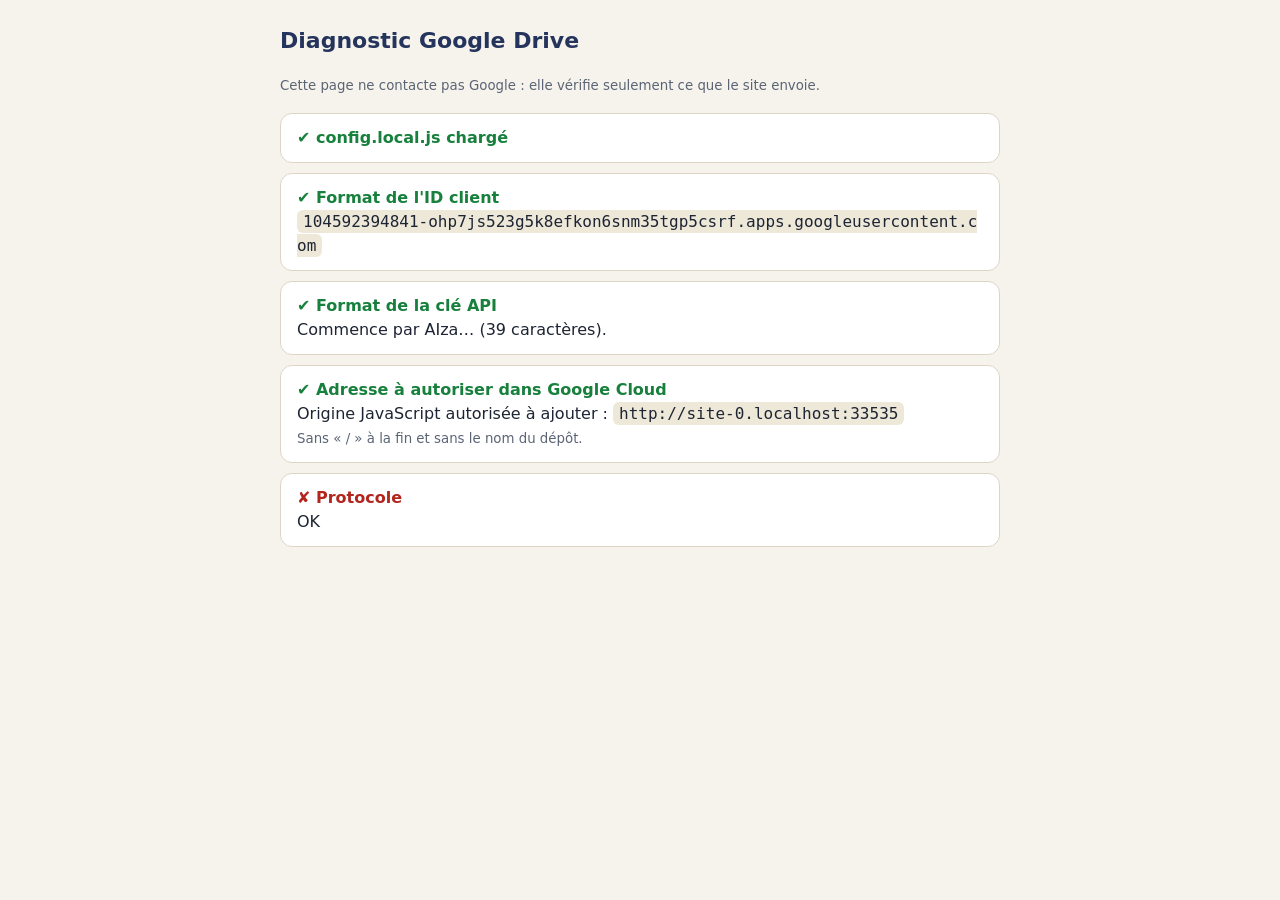
<file: diagnostic.html>
<!doctype html>
<html lang="fr"><head><meta charset="UTF-8"><meta name="viewport" content="width=device-width,initial-scale=1">
<title>Diagnostic Google Drive — KENNY'S MOAS</title>
<style>
 body{font:16px/1.5 system-ui,sans-serif;max-width:720px;margin:24px auto;padding:0 16px;color:#1d2433;background:#f6f3ec}
 h1{font-size:22px;color:#24345c} .row{background:#fff;border-radius:12px;padding:12px 16px;margin:10px 0;border:1px solid #ddd6c6}
 .ok{color:#17803d;font-weight:700}.ko{color:#b3261e;font-weight:700} code{background:#eee8d9;padding:2px 6px;border-radius:6px;word-break:break-all}
 small{color:#5b6475}
</style></head><body>
<h1>Diagnostic Google Drive</h1>
<p><small>Cette page ne contacte pas Google : elle vérifie seulement ce que le site envoie.</small></p>
<div id="out"></div>
<script src="./config.local.js"></script>
<script>
(function(){
  var out=document.getElementById('out'), c=window.KM_GOOGLE||{};
  function row(ok,title,detail){out.insertAdjacentHTML('beforeend','<div class="row"><span class="'+(ok?'ok':'ko')+'">'+(ok?'✔ ':'✘ ')+title+'</span>'+(detail?'<br>'+detail:'')+'</div>');}
  var id=c.clientId||'', key=c.apiKey||'';
  row(!!c.clientId,'config.local.js chargé', c.clientId?'':'Fichier absent du dépôt ou vide.');
  var okFmt=/^\d{8,15}-[a-z0-9]{20,40}\.apps\.googleusercontent\.com$/.test(id);
  row(okFmt,'Format de l\'ID client', okFmt?'<code>'+id+'</code>':'Valeur lue : <code>'+id+'</code><br>Un ID valide commence par des chiffres, puis un tiret, puis ~32 caractères, et finit par <code>.apps.googleusercontent.com</code>. Pas de mot « client » devant, pas d\'espace.');
  var okKey=/^AIza[0-9A-Za-z_-]{35}$/.test(key);
  row(okKey,'Format de la clé API', okKey?'Commence par AIza… (39 caractères).':'Une clé API commence par <code>AIza</code> et fait 39 caractères.');
  var o=location.origin;
  row(true,'Adresse à autoriser dans Google Cloud','Origine JavaScript autorisée à ajouter : <code>'+o+'</code><br><small>Sans « / » à la fin et sans le nom du dépôt.</small>');
  row(location.protocol==='https:'||/^(localhost|127\.0\.0\.1)$/.test(location.hostname),'Protocole', location.protocol==='file:'?'Tu as ouvert le fichier directement : Google Drive ne marche pas ainsi. Utilise l\'adresse GitHub Pages ou LANCER.bat.':'OK');
})();
</script></body></html>
</file>
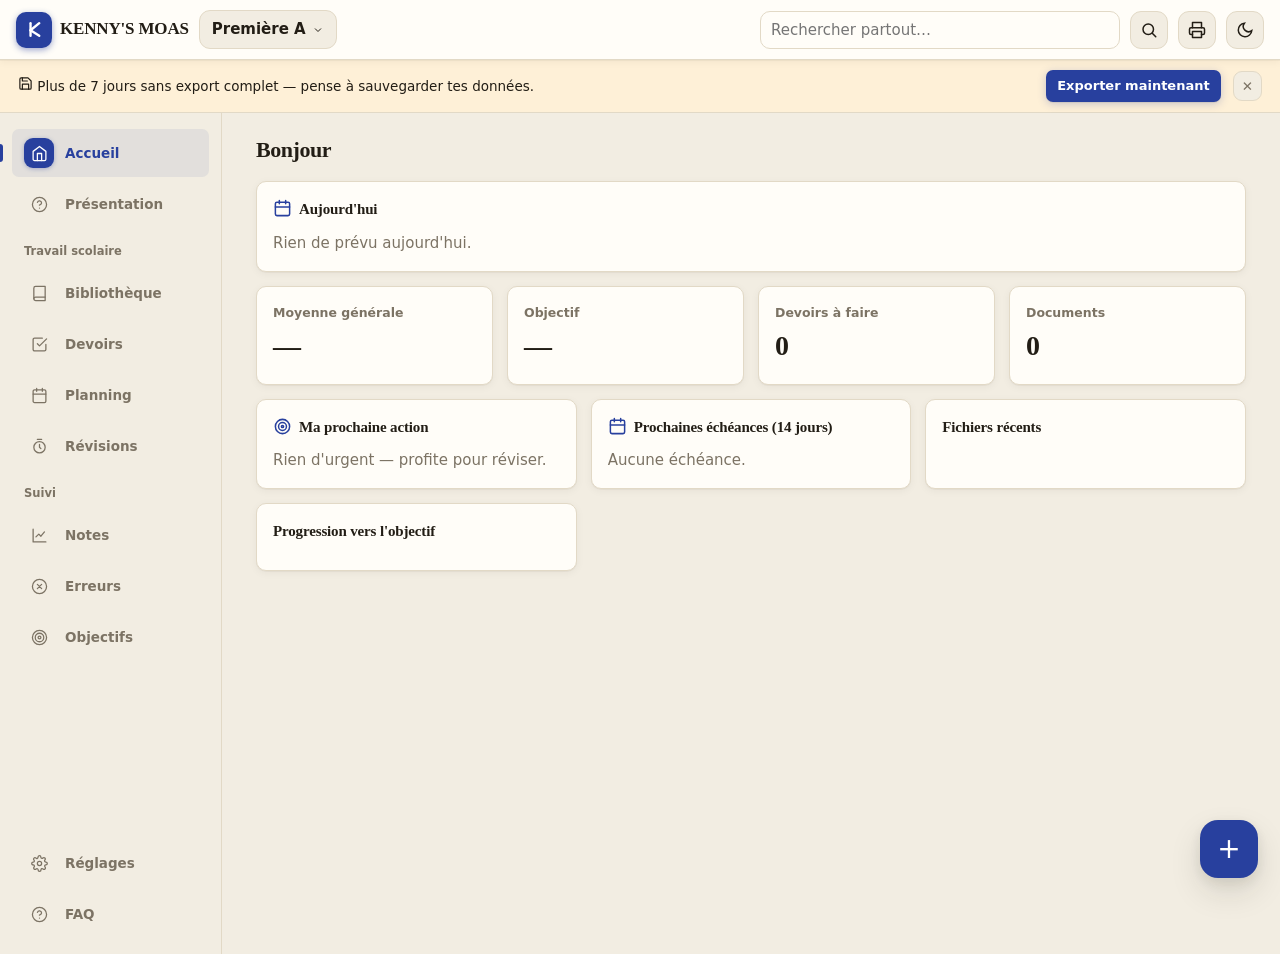
<file: index2.html>
<!DOCTYPE html>
<html lang="fr">
<head>
<meta charset="UTF-8">
<meta name="viewport" content="width=device-width, initial-scale=1, maximum-scale=1, viewport-fit=cover">
<title>KENNY'S MOAS</title>
<link rel="manifest" href="manifest.webmanifest">
<link rel="icon" href="icon-512.png" type="image/png">
<meta name="theme-color" content="#24345c">
<meta name="format-detection" content="telephone=no">

<!-- ==== Réglages iOS : ajout à l'écran d'accueil ==== -->
<meta name="mobile-web-app-capable" content="yes">
<meta name="apple-mobile-web-app-capable" content="yes">
<meta name="apple-mobile-web-app-title" content="KENNY'S MOAS">
<meta name="apple-mobile-web-app-status-bar-style" content="black-translucent">
<link rel="apple-touch-icon" href="icon-180.png">
<link rel="apple-touch-icon" sizes="120x120" href="icon-120.png">
<link rel="apple-touch-icon" sizes="152x152" href="icon-152.png">
<link rel="apple-touch-icon" sizes="167x167" href="icon-167.png">
<link rel="apple-touch-icon" sizes="180x180" href="icon-180.png">
<!-- Écrans de démarrage iOS (évite le flash blanc au lancement depuis l'écran d'accueil) -->
<link rel="apple-touch-startup-image" href="splash/splash-640x1136.png" media="(device-width: 320px) and (device-height: 568px) and (-webkit-device-pixel-ratio: 2)">
<link rel="apple-touch-startup-image" href="splash/splash-750x1334.png" media="(device-width: 375px) and (device-height: 667px) and (-webkit-device-pixel-ratio: 2)">
<link rel="apple-touch-startup-image" href="splash/splash-828x1792.png" media="(device-width: 414px) and (device-height: 896px) and (-webkit-device-pixel-ratio: 2)">
<link rel="apple-touch-startup-image" href="splash/splash-1125x2436.png" media="(device-width: 375px) and (device-height: 812px) and (-webkit-device-pixel-ratio: 3)">
<link rel="apple-touch-startup-image" href="splash/splash-1170x2532.png" media="(device-width: 390px) and (device-height: 844px) and (-webkit-device-pixel-ratio: 3)">
<link rel="apple-touch-startup-image" href="splash/splash-1179x2556.png" media="(device-width: 393px) and (device-height: 852px) and (-webkit-device-pixel-ratio: 3)">
<link rel="apple-touch-startup-image" href="splash/splash-1242x2688.png" media="(device-width: 414px) and (device-height: 896px) and (-webkit-device-pixel-ratio: 3)">
<link rel="apple-touch-startup-image" href="splash/splash-1284x2778.png" media="(device-width: 428px) and (device-height: 926px) and (-webkit-device-pixel-ratio: 3)">
<link rel="apple-touch-startup-image" href="splash/splash-1290x2796.png" media="(device-width: 430px) and (device-height: 932px) and (-webkit-device-pixel-ratio: 3)">
<style>
:root{
  --p:#24345c; --p2:#24345c; --s:#3f7d56; --bg:#f2ede2; --card:#fffdf8; --txt:#221d15; --mut:#7c7364;
  --bd:#e2d9c6; --r:10px; --r-sm:7px;
  --sh:0 1px 0 rgba(34,29,21,.04),0 2px 8px rgba(34,29,21,.05);
  --sh2:0 4px 14px rgba(34,29,21,.09),0 14px 32px rgba(34,29,21,.12);
  --nav-w:222px;
}
[data-theme="dark"]{
  --p:#8ea3d6; --p2:#8ea3d6; --s:#63b581; --bg:#151310; --card:#1e1b16; --txt:#f1ece1; --mut:#a49a89; --bd:#33291e;
  --sh:0 1px 0 rgba(0,0,0,.3),0 2px 10px rgba(0,0,0,.35);
  --sh2:0 8px 20px rgba(0,0,0,.42),0 20px 44px rgba(0,0,0,.48);
}
*{box-sizing:border-box;margin:0}
html,body{height:100%}
:root{--font-main:-apple-system,system-ui,"SF Pro Text","Segoe UI",Roboto,"Helvetica Neue",Arial,sans-serif;--font-head:ui-serif,Georgia,"Iowan Old Style","Times New Roman",serif;--dens-pad:16px;--dens-gap:14px;--dens-font:15px}
body{font:var(--dens-font)/1.55 var(--font-main);background:var(--bg);color:var(--txt);transition:background .3s,color .3s,font-size .2s;-webkit-font-smoothing:antialiased;text-rendering:optimizeLegibility}
h1,h2,h3,h4,.brand,.stat .val,.tdisp{font-family:var(--font-head);letter-spacing:-.01em}
body.noscroll{overflow:hidden}
[data-font="serif"]{--font-main:Georgia,"Times New Roman",serif}
[data-font="round"]{--font-main:"Segoe UI Rounded",-apple-system,Verdana,sans-serif}
[data-font="mono"]{--font-main:"Consolas","SF Mono",Menlo,monospace}
[data-density="compact"]{--dens-pad:10px;--dens-gap:9px;--dens-font:13.5px}
[data-density="comfortable"]{--dens-pad:16px;--dens-gap:14px;--dens-font:15px}
[data-density="spacious"]{--dens-pad:22px;--dens-gap:20px;--dens-font:16px}
.card{padding:var(--dens-pad)}
.grid{gap:var(--dens-gap)}
[data-layout="wide"] .nav button span:not(.navico){display:none}
[data-layout="wide"] main{max-width:1440px}
button{font:inherit;color:inherit;background:none;border:none;cursor:pointer}
input,select,textarea{font:inherit;color:var(--txt);background:var(--card);border:1px solid var(--bd);border-radius:10px;padding:8px 10px;width:100%}
input:focus,select:focus,textarea:focus,button:focus-visible{outline:2px solid var(--p);outline-offset:1px}
.hidden{display:none!important}
svg{flex-shrink:0}

/* topbar */
.topbar{position:sticky;top:0;z-index:50;display:flex;align-items:center;gap:10px;padding:calc(10px + env(safe-area-inset-top)) 16px 10px;background:var(--card);border-bottom:1px solid var(--bd);box-shadow:var(--sh)}
body{padding-left:env(safe-area-inset-left);padding-right:env(safe-area-inset-right)}
.brand{display:flex;align-items:center;gap:8px;font-weight:800;font-size:17px}
.brand{letter-spacing:-.01em}
.brand .logo{width:36px;height:36px;border-radius:10px;background:var(--p);display:grid;place-items:center;color:#fff;box-shadow:0 2px 6px color-mix(in srgb,var(--p) 45%,transparent)}
.class-btn{display:flex;align-items:center;gap:6px;padding:7px 12px;border-radius:11px;border:1px solid var(--bd);background:var(--bg);font-weight:600;transition:.2s}
.class-btn:hover{border-color:var(--p);transform:translateY(-1px)}
.class-menu{position:absolute;top:56px;left:16px;z-index:60;background:var(--card);border:1px solid var(--bd);border-radius:14px;box-shadow:var(--sh2);padding:8px;min-width:230px;animation:pop .18s ease}
.class-menu h5{padding:6px 10px 2px;color:var(--mut);font-size:11px;text-transform:uppercase;letter-spacing:.06em}
.class-menu button{display:flex;justify-content:space-between;width:100%;padding:8px 10px;border-radius:9px;transition:.15s}
.class-menu button:hover{background:var(--bg)}
.class-menu button.on{color:var(--p);font-weight:700}
.timer-chip{display:flex;align-items:center;gap:6px;margin-left:auto;padding:6px 10px;border-radius:999px;background:color-mix(in srgb,var(--p) 12%,transparent);color:var(--p);font-weight:700;font-variant-numeric:tabular-nums}
.timer-chip button{display:grid;place-items:center;width:24px;height:24px;border-radius:50%;transition:.15s}
.timer-chip button:hover{background:color-mix(in srgb,var(--p) 18%,transparent)}
.icon-btn{display:grid;place-items:center;width:38px;height:38px;border-radius:11px;border:1px solid var(--bd);background:var(--bg);transition:.2s}
.icon-btn:hover{border-color:var(--p);transform:translateY(-1px)}
#printBtn{margin-left:0}
.timer-chip.hidden + #printBtn{margin-left:auto}

/* layout / nav */
.shell{display:flex;min-height:calc(100vh - 59px)}
.nav{width:var(--nav-w);padding:16px 12px;display:flex;flex-direction:column;gap:3px;position:sticky;top:59px;height:calc(100vh - 59px);overflow-y:auto;overflow-x:hidden;scrollbar-width:thin;border-right:1px solid var(--bd)}
.nav-label{padding:12px 12px 5px;font-size:11.5px;font-weight:700;color:var(--mut)}
.nav-label:first-child{padding-top:2px}
.nav-spacer{margin-top:auto}
[data-layout="wide"] .nav-label{height:1px;padding:0;margin:10px 8px;background:var(--bd);font-size:0;color:transparent}
.nav button{position:relative;display:flex;align-items:center;gap:11px;padding:9px 12px;border-radius:var(--r-sm);color:var(--mut);font-weight:600;font-size:13.5px;transition:.18s;text-align:left}
.hic{display:inline-flex;flex-shrink:0;vertical-align:-4px;margin-right:7px;color:var(--p)}
.hic svg{display:block;width:18px;height:18px}
h2 .hic svg,h3 .hic svg{width:19px;height:19px}
.btn .hic{margin-right:6px;color:currentColor}
.btn .hic svg{width:15px;height:15px}
.prio-dot{display:inline-block;width:7px;height:7px;border-radius:50%;background:#e74c3c;vertical-align:middle;margin-left:2px}
.guide-title{display:inline-flex;align-items:center}
.guide-title svg{margin-right:7px;flex-shrink:0}
.nav button .navico{display:grid;place-items:center;width:30px;height:30px;border-radius:9px;flex-shrink:0;background:transparent;color:var(--mut);transition:.18s}
.nav button .navico svg{width:17px;height:17px}
.nav button span:not(.navico){white-space:nowrap;overflow:hidden;text-overflow:ellipsis}
.nav button:hover{color:var(--txt)}
.nav button:hover .navico{background:var(--bg);color:var(--p)}
.nav button.on{color:var(--p);background:color-mix(in srgb,var(--p) 8%,transparent)}
.nav button.on .navico{background:var(--p);color:#fff;box-shadow:0 1px 4px color-mix(in srgb,var(--p) 35%,transparent)}
.nav button.on::before{content:'';position:absolute;left:-12px;top:50%;translate:0 -50%;width:3px;height:18px;border-radius:0 4px 4px 0;background:var(--p)}
[data-layout="wide"] .nav{width:66px;align-items:center}
[data-layout="wide"] .nav button{padding:9px;justify-content:center}
[data-layout="wide"] .nav button.on::before{left:0}
main{flex:1;padding:20px clamp(14px,3vw,34px) 110px;max-width:1180px}
.sec{display:none;animation:fadein .25s ease}
.sec.on{display:block}
@keyframes fadein{from{opacity:0;transform:translateY(6px)}to{opacity:1;transform:none}}
@keyframes pop{from{opacity:0;transform:scale(.96)}to{opacity:1;transform:none}}
h2{font-size:22px;margin-bottom:14px;display:flex;align-items:center;gap:9px;letter-spacing:-.02em}
h3{font-size:15px;margin-bottom:10px}
.page-intro{display:flex;align-items:flex-end;justify-content:space-between;gap:14px;margin-bottom:16px}
.page-intro h2{margin-bottom:3px}
.page-intro .sub{color:var(--mut);font-size:13px}
.card{background:var(--card);border:1px solid var(--bd);border-radius:var(--r);box-shadow:var(--sh);padding:16px;transition:box-shadow .2s,transform .2s,border-color .2s}
.grid{display:grid;gap:14px}
.g4{grid-template-columns:repeat(auto-fit,minmax(200px,1fr))}
.g2{grid-template-columns:repeat(auto-fit,minmax(320px,1fr))}
.stat .lbl{color:var(--mut);font-size:12.5px;font-weight:700}
.stat .val{font-size:28px;font-weight:800;margin-top:2px}
.stat .val small{font-size:14px;color:var(--mut);font-weight:600}
.btn{display:inline-flex;align-items:center;gap:7px;padding:9px 16px;border-radius:var(--r-sm);background:var(--p);color:#fff;font-weight:700;box-shadow:0 1px 0 rgba(0,0,0,.06),0 2px 8px color-mix(in srgb,var(--p) 25%,transparent);transition:.18s}
.btn:hover{transform:translateY(-1px);box-shadow:0 4px 12px color-mix(in srgb,var(--p) 32%,transparent)}
.btn:active{transform:none}
.btn.ghost{background:var(--bg);color:var(--txt);border:1px solid var(--bd);box-shadow:none}
.btn.ghost:hover{border-color:var(--p)}
.btn.danger{background:#e74c3c;box-shadow:0 4px 14px rgba(231,76,60,.35)}
.btn.sm{padding:6px 11px;font-size:13px}
.row{display:flex;align-items:center;gap:10px;flex-wrap:wrap}
.spread{justify-content:space-between}
.muted{color:var(--mut)}
.bar{height:9px;border-radius:99px;background:var(--bg);overflow:hidden;border:1px solid var(--bd)}
.bar i{display:block;height:100%;border-radius:99px;background:linear-gradient(90deg,var(--p),var(--s));transition:width .5s ease}
.chip{display:inline-flex;align-items:center;gap:4px;padding:2px 9px;border-radius:99px;font-size:12px;font-weight:700;background:var(--bg);border:1px solid var(--bd)}
.subj-ico{display:grid;place-items:center;width:36px;height:36px;border-radius:10px;background:color-mix(in srgb,var(--p) 18%,transparent);color:var(--p);flex-shrink:0}
.subj-ico svg{width:21px;height:21px;stroke-width:2.2}
table{width:100%;border-collapse:collapse}
th{color:var(--mut);font-size:12px;text-transform:uppercase;letter-spacing:.05em;text-align:left;padding:8px}
td{padding:9px 8px;border-top:1px solid var(--bd);vertical-align:middle}
.item{display:flex;gap:11px;align-items:flex-start;padding:11px;border:1px solid var(--bd);border-radius:13px;background:var(--card);transition:.18s}
.item:hover{box-shadow:var(--sh)}
.item .body{flex:1;min-width:0}
.item h4{font-size:14.5px}
.mini{display:grid;place-items:center;width:30px;height:30px;border-radius:9px;background:var(--bg);border:1px solid var(--bd);color:var(--mut);transition:.15s}
.mini:hover{color:var(--p);border-color:var(--p)}
.list{display:flex;flex-direction:column;gap:9px}
.faq-item{border:1px solid var(--bd);border-radius:12px;padding:10px 13px;background:var(--bg)}
.faq-item summary{cursor:pointer;font-weight:700;font-size:14px;list-style:none;display:flex;align-items:center;gap:8px}
.faq-item summary::before{content:'▸';color:var(--p);transition:transform .18s;display:inline-block}
.faq-item[open] summary::before{transform:rotate(90deg)}
.faq-item summary::-webkit-details-marker{display:none}

/* library */
.lib-toolbar{background:var(--card);border:1px solid var(--bd);border-radius:var(--r);box-shadow:var(--sh);padding:14px 16px 4px;margin-bottom:14px}
.lib-toolbar .cat-seg{margin-bottom:10px}
.lib-tools{display:flex;gap:9px;flex-wrap:wrap;margin-bottom:14px}
.lib-tools input[type=search]{max-width:240px}
.tag-filter{display:flex;gap:6px;flex-wrap:wrap;align-items:center;padding-bottom:12px}
.tag-filter button{padding:5px 11px;border-radius:999px;border:1px solid var(--bd);background:var(--bg);font-size:11.5px;font-weight:700;color:var(--mut);transition:.15s;white-space:nowrap}
.tag-filter button:hover{border-color:var(--p);color:var(--p)}
.tag-filter button.on{background:var(--p);border-color:var(--p);color:#fff}
.tag-filter .tag-hint{font-size:12px;color:var(--mut)}
.file-tags{display:flex;flex-wrap:wrap;gap:5px;align-items:center;margin-top:-2px}
.tag-chip{display:inline-flex;align-items:center;gap:3px;padding:2px 6px 2px 9px;border-radius:999px;background:color-mix(in srgb,var(--p) 10%,transparent);color:var(--p);font-size:11px;font-weight:700;line-height:1.6}
.tag-chip button{width:15px;height:15px;display:grid;place-items:center;border-radius:50%;font-size:12px;line-height:1;color:inherit;opacity:.65}
.tag-chip button:hover{opacity:1;background:color-mix(in srgb,var(--p) 20%,transparent)}
.tag-add{font-size:11px;font-weight:700;color:var(--mut);padding:2px 9px;border-radius:999px;border:1px dashed var(--bd);transition:.15s}
.tag-add:hover{border-color:var(--p);color:var(--p)}
.lib-tools select{width:auto}
.seg{display:inline-flex;border:1px solid var(--bd);border-radius:11px;overflow:hidden}
.seg button{padding:8px 13px;font-weight:600;font-size:13px;color:var(--mut);transition:.15s}
.seg button:not(:last-child){border-right:1px solid var(--bd)}
.seg button.on{background:var(--p);color:#fff}
.drop{border:2px dashed var(--bd);border-radius:var(--r);padding:26px;text-align:center;color:var(--mut);margin-bottom:14px;transition:.2s;font-weight:600;font-size:13.5px}
.drop::before{content:'';display:block;width:26px;height:26px;margin:0 auto 8px;background:currentColor;-webkit-mask:url('data:image/svg+xml,%3Csvg xmlns=%22http://www.w3.org/2000/svg%22 viewBox=%220 0 24 24%22 fill=%22none%22 stroke=%22%23000%22 stroke-width=%221.8%22 stroke-linecap=%22round%22 stroke-linejoin=%22round%22%3E%3Cpath d=%22M12 3v12%22/%3E%3Cpath d=%22m7 10 5 5 5-5%22/%3E%3Cpath d=%22M4 21h16%22/%3E%3C/svg%3E') center/contain no-repeat;mask:url('data:image/svg+xml,%3Csvg xmlns=%22http://www.w3.org/2000/svg%22 viewBox=%220 0 24 24%22 fill=%22none%22 stroke=%22%23000%22 stroke-width=%221.8%22 stroke-linecap=%22round%22 stroke-linejoin=%22round%22%3E%3Cpath d=%22M12 3v12%22/%3E%3Cpath d=%22m7 10 5 5 5-5%22/%3E%3Cpath d=%22M4 21h16%22/%3E%3C/svg%3E') center/contain no-repeat}
.drop.over{border-color:var(--p);background:color-mix(in srgb,var(--p) 6%,transparent);color:var(--p)}
.files{display:grid;grid-template-columns:repeat(auto-fill,minmax(230px,1fr));gap:15px}
.fcard{display:flex;flex-direction:column;background:var(--card);border:1px solid var(--bd);border-radius:var(--r);cursor:pointer;transition:.2s;overflow:hidden}
.fcard:hover{transform:translateY(-3px);box-shadow:var(--sh2);border-color:color-mix(in srgb,var(--p) 30%,var(--bd))}
.fcard .fbody{display:flex;flex-direction:column;gap:9px;padding:13px 14px 14px}
.fcover{position:relative;height:108px;display:grid;place-items:center;flex-shrink:0;overflow:hidden}
.fcover img{position:absolute;inset:0;width:100%;height:100%;object-fit:cover}
.fcover .cover-ic{position:relative;z-index:1;width:42px;height:42px;opacity:.92}
.fcover .cover-ic svg{width:100%;height:100%;stroke-width:1.4}
.fchip{position:absolute;left:10px;bottom:9px;z-index:2;padding:2px 8px;border-radius:7px;color:#fff;font-size:10px;font-weight:800;letter-spacing:.03em;box-shadow:0 2px 6px rgba(0,0,0,.18)}
.fcover .acts{position:absolute;top:8px;right:8px;z-index:2;display:flex;gap:5px}
.fcover .acts .mini{width:27px;height:27px;background:rgba(255,255,255,.82);backdrop-filter:blur(6px);border:none;color:#3a3f55}
[data-theme="dark"] .fcover .acts .mini{background:rgba(18,20,32,.68);color:#dfe1f0}
.ftype-ico{display:grid;place-items:center;width:42px;height:42px;border-radius:12px;flex-shrink:0;font-size:17px;font-weight:800;letter-spacing:-.02em}
.fcard .name{font-weight:700;font-size:14px;line-height:1.35;word-break:break-word;display:-webkit-box;-webkit-line-clamp:2;-webkit-box-orient:vertical;overflow:hidden;min-height:2.7em}
.fcard .meta{display:flex;align-items:center;gap:6px;flex-wrap:wrap;font-size:12px;color:var(--mut)}
.fcard .meta .dot{width:3px;height:3px;border-radius:50%;background:var(--mut);flex-shrink:0}
.fcard .subj-chip{display:inline-flex;align-items:center;gap:5px;font-size:11.5px;font-weight:700;color:var(--p)}
.fcard .subj-chip svg{width:14px;height:14px;stroke-width:2.4}
.fcard .acts{display:flex;gap:5px;flex-shrink:0}
.fcard .acts .mini{width:28px;height:28px}
.fav.on{color:#f5b301}
.fbar{height:5px;border-radius:9px;background:var(--bg);overflow:hidden}
.fbar i{display:block;height:100%;border-radius:9px;background:var(--p)}
.fcard select[data-subj]{margin-top:auto;font-size:12.5px;padding:6px 8px;border-radius:9px}
.subj-cover{position:relative;height:88px;display:grid;place-items:center;flex-shrink:0;background:color-mix(in srgb,var(--bg) 55%,var(--card))}
.subj-ico-lg{display:grid;place-items:center;width:52px;height:52px;border-radius:14px;color:#fff}
.subj-ico-lg svg{width:26px;height:26px;stroke-width:1.7}
.subj-card:hover .subj-ico-lg{transform:scale(1.08)}
.subj-ico-lg{transition:.2s}
.form-file-row{display:flex;gap:8px;align-items:stretch}.form-file-row select{min-width:0;flex:1}.form-file-row .btn{flex:0 0 auto;white-space:nowrap}

/* calendar / schedule */
.cal-head{display:flex;align-items:center;gap:10px;margin-bottom:10px}
.cal{display:grid;grid-template-columns:repeat(7,1fr);gap:5px}
.cal .dow{text-align:center;color:var(--mut);font-size:11px;font-weight:700;text-transform:uppercase}
.day{min-height:82px;border:1px solid var(--bd);border-radius:11px;padding:5px;cursor:pointer;transition:.15s;background:var(--card);overflow:hidden}
.day:hover{border-color:var(--p)}
.day.off{opacity:.35}
.day.today{outline:2px solid var(--p)}
.day.conges{background:color-mix(in srgb,#22c55e 14%,var(--card))}
.day .n{font-size:12px;font-weight:700;color:var(--mut)}
.ev{display:block;width:100%;text-align:left;font-size:10.5px;font-weight:700;color:#fff;border-radius:6px;padding:1px 5px;margin-top:2px;white-space:nowrap;overflow:hidden;text-overflow:ellipsis}
.edt{width:100%;overflow-x:auto}
.edt table{min-width:640px}
.edt td{border:1px solid var(--bd);height:44px;cursor:pointer;font-size:12.5px;text-align:center;border-radius:4px;transition:.15s;padding:2px}
.edt td:hover{background:color-mix(in srgb,var(--p) 8%,transparent)}
.edt .filled{background:color-mix(in srgb,var(--p) 13%,transparent);font-weight:700;color:var(--p)}

/* timer */
.tdisp{font-size:64px;font-weight:800;text-align:center;font-variant-numeric:tabular-nums;letter-spacing:.02em}
.durs{display:flex;gap:8px;justify-content:center;flex-wrap:wrap;margin:12px 0}
.durs button{padding:7px 14px;border-radius:99px;border:1px solid var(--bd);font-weight:650;transition:.15s;background:var(--bg)}
.durs button:hover{border-color:var(--p);transform:translateY(-1px)}
.durs button.on{background:var(--p);color:#fff;border-color:var(--p);box-shadow:0 4px 12px color-mix(in srgb,var(--p) 24%,transparent)}
.session-list{display:flex;flex-direction:column;gap:9px}
.session-card{display:grid;grid-template-columns:58px minmax(0,1fr) auto;gap:12px;align-items:center;padding:12px 13px;border:1px solid var(--bd);border-radius:14px;background:var(--card);transition:.18s}
.session-card:hover{transform:translateY(-1px);box-shadow:var(--sh);border-color:color-mix(in srgb,var(--p) 30%,var(--bd))}
.session-min{width:52px;height:52px;border-radius:15px;display:grid;place-items:center;background:color-mix(in srgb,var(--p) 12%,var(--bg));color:var(--p);font-weight:850;font-size:13px;line-height:1.05;text-align:center}
.session-min b{display:block;font-size:17px}
.session-main{min-width:0}
.session-title{display:flex;align-items:center;gap:7px;flex-wrap:wrap;font-weight:760}
.session-meta{margin-top:3px;font-size:11.5px;color:var(--mut)}
.session-status{font-size:11px;font-weight:800;white-space:nowrap;padding:5px 8px;border-radius:999px;border:1px solid var(--bd);background:var(--bg)}
.session-status.done{color:var(--s);border-color:color-mix(in srgb,var(--s) 35%,var(--bd));background:color-mix(in srgb,var(--s) 8%,var(--bg))}
.session-week{padding:9px 11px;border-radius:11px;background:color-mix(in srgb,var(--p) 7%,var(--card));border:1px solid color-mix(in srgb,var(--p) 18%,var(--bd));font-size:12px;line-height:1.45}
.cat-seg{display:flex;gap:7px;overflow:auto;padding:2px 1px 7px;margin:0 0 12px;scrollbar-width:thin}
.cat-seg button{white-space:nowrap;padding:7px 10px;border:1px solid var(--bd);border-radius:999px;background:var(--card);font-size:12px;font-weight:700;color:var(--mut);transition:.15s}
.cat-seg button:hover{border-color:var(--p);color:var(--p)}
.cat-seg button.on{background:var(--p);border-color:var(--p);color:#fff;box-shadow:0 3px 10px color-mix(in srgb,var(--p) 23%,transparent)}
.task-row{display:flex;align-items:center;gap:6px;flex-wrap:wrap;margin-top:4px;font-size:12px}
.task-cat{display:inline-flex;align-items:center;gap:5px;padding:4px 8px;border-radius:999px;font-size:11px;font-weight:800;border:1px solid var(--bd);background:var(--bg)}
.task-cat .dot{width:6px;height:6px;border-radius:50%;background:currentColor}
@media(max-width:620px){.session-card{grid-template-columns:48px minmax(0,1fr)}.session-status{grid-column:2;justify-self:start}.session-min{width:44px;height:44px;border-radius:13px}.session-min b{font-size:15px}}

/* fab & toasts */
#fab{position:fixed;right:calc(22px + env(safe-area-inset-right));bottom:calc(22px + env(safe-area-inset-bottom));z-index:70;width:58px;height:58px;border-radius:18px;background:var(--p);color:#fff;font-size:28px;box-shadow:var(--sh2);display:grid;place-items:center;transition:.2s}
#fab:hover{transform:scale(1.05);box-shadow:0 6px 16px color-mix(in srgb,var(--p) 32%,transparent),var(--sh2)}
#fabMenu{position:fixed;right:22px;bottom:90px;z-index:70;background:var(--card);border:1px solid var(--bd);border-radius:16px;box-shadow:var(--sh2);padding:8px;min-width:230px;animation:pop .18s ease}
#fabMenu button{display:flex;align-items:center;gap:10px;width:100%;padding:10px 12px;border-radius:10px;font-weight:600;transition:.15s}
#fabMenu button:hover{background:var(--bg);color:var(--p)}
#toasts{position:fixed;left:50%;bottom:calc(26px + env(safe-area-inset-bottom));transform:translateX(-50%);z-index:200;display:flex;flex-direction:column;gap:8px;align-items:center;pointer-events:none}
.toast{background:var(--card);border:1px solid var(--bd);border-left:4px solid var(--s);border-radius:12px;box-shadow:var(--sh2);padding:10px 18px;font-weight:600;opacity:0;transform:translateY(10px);transition:.25s}
.toast.warn{border-left-color:#f59e0b}.toast.err{border-left-color:#e74c3c}
.toast.in{opacity:1;transform:none}

/* dialogs */
dialog{border:none;border-radius:18px;background:var(--card);color:var(--txt);box-shadow:var(--sh2);padding:20px;width:min(480px,92vw);animation:pop .2s ease}
dialog::backdrop{background:rgba(10,12,30,.45);backdrop-filter:blur(3px)}
dialog h3{margin-bottom:14px;font-size:17px}
.frm{display:flex;flex-direction:column;gap:10px}
.frm label{font-size:12.5px;font-weight:700;color:var(--mut)}
.frm .cols{display:grid;grid-template-columns:1fr 1fr;gap:10px}

/* reader */
.reader{position:fixed;inset:0;z-index:100;background:var(--bg);display:flex;flex-direction:column}
.reader:not(.is-pdf) .pdf-only{display:none!important}
.rd-bar{display:flex;align-items:center;gap:7px;flex-wrap:wrap;padding:8px 12px;background:var(--card);border-bottom:1px solid var(--bd);box-shadow:var(--sh)}
.rd-bar .title{font-weight:700;font-size:14px;max-width:26vw;overflow:hidden;text-overflow:ellipsis;white-space:nowrap}
.rd-bar select{width:auto;padding:6px 8px}
.rd-body{flex:1;overflow:auto;display:flex;flex-direction:column;align-items:center;gap:16px;padding:18px}
.pw{position:relative;background:#fff;box-shadow:var(--sh2);border-radius:4px}
.pw canvas{display:block;border-radius:4px}
.pw .ann{position:absolute;inset:0;pointer-events:none;touch-action:none}
.reader.annotating .pw .ann{pointer-events:auto;cursor:crosshair}
.textLayer{position:absolute;inset:0;overflow:hidden;line-height:1}
.textLayer span,.textLayer br{color:transparent;position:absolute;white-space:pre;cursor:text;transform-origin:0 0}
.textLayer ::selection{background:color-mix(in srgb,var(--p) 40%,transparent)}
.hit{position:absolute;background:rgba(255,200,0,.4);border-radius:2px;pointer-events:none}
.note-pin{position:absolute;transform:translate(-50%,-50%);width:22px;height:22px;border-radius:50%;background:var(--p);color:#fff;display:grid;place-items:center;box-shadow:var(--sh);z-index:5}
.mode-two .two{display:flex;gap:14px;align-items:flex-start}
.mode-lecture{padding-top:8px}
.reader.presenting .rd-bar,.reader.presenting .annbar{position:absolute;top:0;left:0;right:0;z-index:6;opacity:0;transition:.25s}
.reader.presenting .rd-bar:hover,.reader.presenting:has(.rd-bar:hover) .rd-bar{opacity:1}
.annbar,.searchbar,.resume{display:flex;align-items:center;gap:8px;flex-wrap:wrap;padding:7px 12px;background:var(--card);border-bottom:1px solid var(--bd)}
.swatch{width:24px;height:24px;border-radius:50%;border:2px solid transparent;transition:.15s}
.swatch.on{border-color:var(--txt);transform:scale(1.12)}
.tool.on{background:color-mix(in srgb,var(--p) 15%,transparent);color:var(--p);border-color:var(--p)}
.resume{background:color-mix(in srgb,var(--p) 10%,var(--card));font-weight:600}
#bmPanel{position:absolute;right:0;top:0;bottom:0;width:250px;background:var(--card);border-left:1px solid var(--bd);box-shadow:var(--sh2);z-index:8;padding:14px;overflow:auto}
#gglBtn{position:fixed;z-index:130;box-shadow:var(--sh2)}

/* responsive */
@media(max-width:820px){
  .nav{position:fixed;left:0;right:0;bottom:0;top:auto;height:auto;width:auto;flex-direction:row;overflow-x:auto;background:var(--card);border-top:1px solid var(--bd);padding:6px 8px calc(6px + env(safe-area-inset-bottom));z-index:60}
  .nav button{flex-direction:column;gap:3px;font-size:10px;padding:6px 10px;flex:0 0 auto}
  main{padding-bottom:calc(170px + env(safe-area-inset-bottom))}
  #fab{bottom:calc(86px + env(safe-area-inset-bottom))}#fabMenu{bottom:calc(152px + env(safe-area-inset-bottom))}
  .rd-bar .title{max-width:100%}
  .day{min-height:56px}.ev{display:none}.day.hasev .n::after{content:"•";color:var(--p);margin-left:2px}
  /* évite le zoom automatique iOS sur les champs (police < 16px) */
  input,select,textarea{font-size:16px}
  /* cibles tactiles plus grandes */
  .icon-btn{width:41px;height:41px}
  .mini{width:35px;height:35px}
  /* 2 colonnes pour les cartes statistiques du tableau de bord */
  .g4{grid-template-columns:repeat(2,1fr)}
  .stat .val{font-size:22px}
  /* emploi du temps plus compact */
  .edt td{height:38px;font-size:11.5px}
  .edt th button{width:20px;height:20px}
  /* évite que les menus débordent sur petit écran */
  #fabMenu,.class-menu{max-width:86vw}
  /* bibliothèque : barre d'outils empilée et lisible sur mobile */
  .lib-tools{flex-direction:column;align-items:stretch}
  .lib-tools input[type=search]{max-width:none}
  .lib-tools select{width:100%}
  .lib-tools .seg{width:100%}
  .lib-tools .seg button{flex:1}
  .lib-toolbar{padding:12px 12px 2px}
}
@media(max-width:480px){
  .topbar{flex-wrap:wrap;padding:8px 10px;gap:6px}
  .brand-txt{display:none}
  .frm .cols{grid-template-columns:1fr}
  dialog{padding:16px}
}
@media print{
  .topbar,.nav,#fab,#fabMenu,#toasts,.reader,.lib-toolbar,.drop,dialog{display:none!important}
  body{background:#fff;color:#000}
  main{padding:0;max-width:100%}
  .card{box-shadow:none;border:1px solid #ccc;break-inside:avoid}
  .shell{display:block}
}

.global-search-wrap{position:relative;width:min(360px,34vw);margin-left:auto}.global-search-wrap input{height:38px}.global-results{position:absolute;top:44px;left:0;right:0;z-index:90;background:var(--card);border:1px solid var(--bd);border-radius:13px;box-shadow:var(--sh2);padding:6px;max-height:420px;overflow:auto}.global-results button{display:block;width:100%;text-align:left;padding:9px 10px;border-radius:9px}.global-results button:hover,.global-results button[aria-selected=true]{background:var(--bg)}.global-results .type{font-size:11px;color:var(--mut);margin-right:6px}.grade-charts{display:grid;grid-template-columns:repeat(auto-fit,minmax(280px,1fr));gap:12px}.grade-chart{border:1px solid var(--bd);border-radius:12px;padding:10px}.grade-chart svg{width:100%;height:150px;display:block}.grade-chart .axis{stroke:var(--bd);stroke-width:1}.grade-chart .line{fill:none;stroke:var(--p);stroke-width:3;stroke-linecap:round;stroke-linejoin:round}.grade-chart .dot{fill:var(--s)}
@media(max-width:760px){.form-file-row{flex-direction:column}.form-file-row .btn{width:100%;justify-content:center}.global-search-wrap{order:10;width:100%;margin:0}.topbar{flex-wrap:wrap}.timer-chip{margin-left:auto}.timer-chip.hidden + #printBtn{margin-left:0}}

/* ============ RONDE 8 ============ */
/* bandeaux (migration, digest, rappel export...) */
#bandeaux{position:sticky;top:59px;z-index:40;display:flex;flex-direction:column}
.bandeau{display:flex;align-items:center;gap:12px;flex-wrap:wrap;padding:10px 18px;background:color-mix(in srgb,var(--p) 10%,var(--card));border-bottom:1px solid var(--bd);font-size:13.5px}
.bandeau.warn{background:color-mix(in srgb,#f59e0b 14%,var(--card))}
.bandeau .txt{flex:1;min-width:200px}
.bandeau button.mini{margin-left:auto}

/* palette de commandes (Ctrl+K) */
#paletteDlg{padding:0;width:min(600px,92vw);overflow:hidden}
#paletteDlg .pInput{display:flex;align-items:center;gap:10px;padding:14px 16px;border-bottom:1px solid var(--bd)}
#paletteDlg .pInput input{border:none;padding:2px;font-size:16px;background:transparent}
#paletteDlg .pInput input:focus{outline:none}
#paletteDlg .pHint{padding:6px 16px;font-size:11.5px;color:var(--mut);border-bottom:1px solid var(--bd)}
#paletteDlg .pResults{max-height:50vh;overflow:auto;padding:6px}
#paletteDlg .pResults button{display:flex;align-items:center;gap:10px;width:100%;text-align:left;padding:10px 12px;border-radius:10px}
#paletteDlg .pResults button .type{font-size:11px;color:var(--mut);flex-shrink:0;min-width:52px}
#paletteDlg .pResults button:hover,#paletteDlg .pResults button.on{background:var(--bg)}
#paletteDlg .pEmpty{padding:20px;text-align:center;color:var(--mut);font-size:13.5px}

/* carte Aujourd'hui */
#todayCard .item .when{min-width:52px;font-weight:700;color:var(--p);font-size:12.5px;text-align:center}

/* rappel Leitner / erreurs dues */
.leitner-card{max-width:420px;margin:0 auto;text-align:center}
.leitner-front,.leitner-back{padding:22px 10px}
.leitner-back{border-top:1px dashed var(--bd);margin-top:14px;padding-top:14px}

/* sauvegarde fichier (File System Access API) */
#fsBackupBox .row{margin-top:8px}
.methods-grid{display:grid;grid-template-columns:repeat(auto-fit,minmax(220px,1fr));gap:10px}.method-card{padding:12px;border:1px solid var(--bd);border-radius:14px;background:var(--card);cursor:pointer;text-align:left;transition:.15s}.method-card:hover{border-color:color-mix(in srgb,var(--p) 35%,var(--bd));transform:translateY(-1px)}.method-card .method-icon{font-size:20px}.method-card h4{margin:6px 0 4px}.method-card p{margin:0;font-size:12.5px;line-height:1.45;color:var(--mut)}.import-choice-grid{display:grid;grid-template-columns:repeat(auto-fit,minmax(190px,1fr));gap:10px}.import-choice{padding:13px;text-align:left;border:1px solid var(--bd);border-radius:14px;background:var(--card);cursor:pointer}.import-choice:hover{border-color:color-mix(in srgb,var(--p) 35%,var(--bd));transform:translateY(-1px)}.import-choice b{display:block;margin-bottom:4px}.import-choice span{display:block;font-size:12px;color:var(--mut);line-height:1.4}.grade-scale-preview{padding:9px 11px;border:1px dashed var(--bd);border-radius:10px;background:var(--bg);font-size:12.5px;color:var(--mut)}.grade-scale-preview b{color:var(--tx)}
</style>
</head>
<body>

<header class="topbar">
  <div class="brand"><span class="logo"><svg width="19" height="19" viewBox="0 0 24 24" fill="none" stroke="currentColor" stroke-width="3" stroke-linecap="round"><path d="M7 4v16"/><path d="M7 13 18 4"/><path d="M7 13 18 20"/></svg></span><span class="brand-txt">KENNY'S MOAS</span></div>
  <button id="classBtn" class="class-btn"></button>
  <div id="classMenu" class="class-menu hidden"></div>
  <div id="timerChip" class="timer-chip hidden">
    <span id="chipTime">25:00</span>
    <button id="chipToggle" title="Pause / Reprendre"></button>
    <button id="chipStop" title="Arrêter"><svg width="12" height="12" viewBox="0 0 24 24" fill="currentColor"><rect x="5" y="5" width="14" height="14" rx="2"/></svg></button>
  </div>
  <div class="global-search-wrap"><input id="globalQ" type="search" placeholder="Rechercher partout…" aria-label="Rechercher partout" autocomplete="off"><div id="globalResults" class="global-results hidden" role="listbox" aria-label="Résultats de recherche"></div></div>
  <button id="paletteBtn" class="icon-btn" title="Palette de commandes (Ctrl+K)" aria-label="Ouvrir la palette de commandes"><svg width="18" height="18" viewBox="0 0 24 24" fill="none" stroke="currentColor" stroke-width="2" stroke-linecap="round" stroke-linejoin="round"><circle cx="11" cy="11" r="7"/><path d="m21 21-4.3-4.3"/></svg></button>
  <button id="printBtn" class="icon-btn" title="Imprimer la page actuelle" aria-label="Imprimer la page actuelle"><svg width="18" height="18" viewBox="0 0 24 24" fill="none" stroke="currentColor" stroke-width="2" stroke-linecap="round" stroke-linejoin="round"><path d="M6 9V2h12v7"/><path d="M6 18H4a2 2 0 0 1-2-2v-5a2 2 0 0 1 2-2h16a2 2 0 0 1 2 2v5a2 2 0 0 1-2 2h-2"/><rect x="6" y="14" width="12" height="8"/></svg></button>
  <button id="themeBtn" class="icon-btn" title="Thème" aria-label="Changer de thème"><svg width="18" height="18" viewBox="0 0 24 24" fill="none" stroke="currentColor" stroke-width="2" stroke-linecap="round"><path d="M21 12.8A9 9 0 1 1 11.2 3 7 7 0 0 0 21 12.8z"/></svg></button>
</header>

<div id="bandeaux"></div>

<div class="shell">
<nav class="nav" id="nav"></nav>
<main>

<section class="sec on" id="sec-dash">
  <h2>Bonjour</h2>
  <div class="card" id="todayCard" style="margin-bottom:14px">
    <h3><span class="hic" data-hic="calendar"></span>Aujourd'hui</h3>
    <div id="todayList" class="list"></div>
  </div>
  <div class="grid g4" style="margin-bottom:14px">
    <div class="card stat"><div class="lbl">Moyenne générale</div><div class="val" id="dAvg">—</div></div>
    <div class="card stat"><div class="lbl">Objectif</div><div class="val" id="dGoal">—</div></div>
    <div class="card stat"><div class="lbl">Devoirs à faire</div><div class="val" id="dHw">0</div></div>
    <div class="card stat"><div class="lbl">Documents</div><div class="val" id="dFiles">0</div></div>
  </div>
  <div class="grid g2">
    <div class="card"><h3><span class="hic" data-hic="target"></span>Ma prochaine action</h3><div id="dNext" class="muted">Rien d'urgent.</div></div>
    <div class="card"><h3><span class="hic" data-hic="calendar"></span>Prochaines échéances (14 jours)</h3><div id="dEv" class="list"></div></div>
    <div class="card"><h3>Fichiers récents</h3><div id="dRecent" class="list"></div></div>
    <div class="card"><h3>Progression vers l'objectif</h3><div id="dProg"></div></div>
  </div>
</section>

<section class="sec" id="sec-guide">
  <h2>Présentation de KENNY'S MOAS</h2>
  <p class="muted" style="margin-bottom:16px;max-width:760px">Un petit tour des fonctionnalités pour ne pas être perdu. Chaque onglet du menu de gauche correspond à une carte ci-dessous — clique sur son nom pour t'y rendre directement.</p>
  <div class="grid g2" id="guideCards"></div>
</section>

<section class="sec" id="sec-lib">
  <div class="page-intro"><div><h2><span class="hic" data-hic="book"></span>Bibliothèque</h2><div class="sub">Tous tes supports à apprendre, classés par matière.</div></div></div>
  <div class="lib-toolbar">
    <div class="lib-tools">
      <button class="btn" onclick="openCourse()"><span class="hic" data-hic="book"></span>Ajouter un cours</button>
      <button class="btn ghost" onclick="openLibraryImport()"><span class="hic" data-hic="file"></span>Ajouter un fichier</button>
    </div>
    <div class="row" id="libBreadcrumb" style="display:none;align-items:center;gap:10px;margin:0 0 12px">
      <button class="btn ghost sm" id="libBackBtn">← Toutes les matières</button>
      <b id="libActiveSubj"></b>
    </div>
    <div class="lib-tools" id="libFileTools" style="display:none">
      <input type="search" id="libQ" placeholder="Rechercher dans cette matière…">
      <div class="seg" id="libFSeg">
        <button data-f="all" class="on">Tous</button>
        <button data-f="fav">Favoris</button>
        <button data-f="recent">Récents</button>
      </div>
      <select id="libS2"><option value="">Toutes matières</option></select>
      <select id="libSort"><option value="date">Plus récents</option><option value="name">Nom</option><option value="size">Taille</option></select>
    </div>
    <div class="cat-seg" id="libCatSeg" style="display:none"></div>
    <div class="tag-filter" id="libTagSeg" style="display:none"></div>
  </div>
  <div class="files" id="libSubjGrid"></div>
  <div class="drop" id="drop" style="display:none">Glisser-déposer des fichiers ici (import multiple pris en charge)</div>
  <div class="files" id="libGrid" style="display:none"></div>
</section>

<section class="sec" id="sec-hw">
  <div class="page-intro"><div><h2><span class="hic" data-hic="hw"></span>Devoirs & échéances</h2><div class="sub">Une vue claire de ce qui est à faire, par nature de travail.</div></div><div class="row" style="gap:8px"><button class="btn" onclick="openHW()">Ajouter un devoir</button><button class="btn ghost" onclick="openHomeworkImport()"><span class="hic" data-hic="download"></span>Importer un travail</button></div></div>
  <div class="cat-seg" id="hwCatSeg"></div>
  <div class="list" id="hwList"></div>
  <h3 style="margin-top:20px">Terminés</h3>
  <div class="list" id="hwDone"></div>
</section>

<section class="sec" id="sec-plan">
  <h2>Planning</h2>
  <div class="card" style="margin-bottom:16px">
    <div class="row spread">
      <h3 style="margin:0">Emploi du temps hebdomadaire <span class="muted" style="font-weight:400">(clique sur une case)</span></h3>
      <button class="btn sm ghost" id="edtAddHour">+ Créneau</button>
    </div>
    <div class="edt" id="edt" style="margin-top:10px"></div>
  </div>
  <div class="card">
    <div class="cal-head">
      <button class="icon-btn" id="calPrev" aria-label="Mois précédent" title="Mois précédent">‹</button>
      <h3 id="calTitle" style="margin:0;flex:1;text-align:center"></h3>
      <button class="icon-btn" id="calNext" aria-label="Mois suivant" title="Mois suivant">›</button>
      <button class="btn sm ghost" id="icsPlanBtn" type="button"><span class="hic" data-hic="calendar"></span>Exporter .ics</button>
      <button class="btn sm" onclick="openEvent()">Événement</button>
    </div>
    <div class="cal" id="cal"></div>
    <p class="muted" style="font-size:12px;margin-top:8px">Vert = congés · clique sur un jour pour ajouter un événement, sur un événement pour le modifier / ouvrir son fichier.</p>
  </div>
</section>

<section class="sec" id="sec-rev">
  <div class="page-intro"><div><h2>⏱️ Révisions</h2><div class="sub">Lance une séance, garde le contexte et retrouve ton historique.</div></div></div>
  <div class="grid g2">
    <div class="card">
      <div class="tdisp" id="tDisp">25:00</div>
      <div class="durs" id="durs"></div>
      <div class="row" style="justify-content:center;margin-bottom:6px"><label style="font-size:12.5px;color:var(--mut);display:flex;align-items:center;gap:6px">Matière (optionnel) <select id="tSubj" style="width:auto"><option value="">—</option></select></label></div>
      <div class="row" style="justify-content:center">
        <button class="btn" id="tStart">Démarrer</button>
        <button class="btn ghost" id="tPause">Pause</button>
        <button class="btn danger" id="tStop">Arrêter</button>
      </div>
      <p class="muted" style="text-align:center;margin-top:8px">Le chrono continue en changeant d'onglet et survit au rechargement.</p>
    </div>
    <div class="card">
      <div class="row spread"><h3 style="margin:0">Historique des sessions</h3><button class="btn sm ghost" onclick="openEvent(null,'revision')">Planifier une séance</button></div>
      <div id="sessWeek" class="session-week" style="margin:8px 0"></div>
      <div id="sessList" class="session-list" style="margin-top:10px"></div>
    </div>
    <div class="card" style="grid-column:1/-1"><div class="row spread"><div><h3 style="margin:0"><span class="hic" data-hic="lightbulb"></span>Méthodes de révision</h3><div class="sub">Des méthodes différentes selon ce que tu veux retenir.</div></div><span class="task-cat">À tester</span></div><div id="revisionMethods" class="methods-grid" style="margin-top:12px"></div></div>
  </div>
</section>

<section class="sec" id="sec-grades">
  <h2>Notes & progression</h2>
  <div class="row spread" style="margin-bottom:12px">
    <div class="card stat" style="flex:1"><div class="lbl">Moyenne générale pondérée</div><div class="val" id="gAvg">—</div></div>
    <div class="row" style="gap:8px"><button class="btn ghost" onclick="openGradeImport()"><span class="hic" data-hic="paperclip"></span>Importer une note</button><button class="btn" onclick="openGrade()">Ajouter une note</button></div>
  </div>
  <div class="card" style="overflow-x:auto">
    <table><thead><tr><th>Matière</th><th>Coef</th><th>Notes</th><th>Moyenne /20</th></tr></thead><tbody id="gBody"></tbody></table>
  </div>
  <div class="card" style="margin-top:14px"><h3>Évolution des notes</h3><div id="gradeCharts" class="grade-charts"></div></div>
</section>

<section class="sec" id="sec-errors">
  <h2><span class="hic" data-hic="lightbulb"></span>Mes remarques &amp; erreurs</h2>
  <button class="btn" style="margin-bottom:14px" onclick="openError()"><span class="hic" data-hic="lightbulb"></span>Ajouter une remarque / erreur</button>
  <div class="grid g2">
    <div class="card"><h3>Statistiques</h3><div id="errStats"></div></div>
    <div><div class="list" id="errList"></div></div>
  </div>
</section>

<section class="sec" id="sec-goals">
  <h2>Objectifs</h2>
  <div class="card" id="goalCard"></div>
</section>

<section class="sec" id="sec-settings">
  <h2>Réglages</h2>
  <div class="grid g2">
    <div class="card">
      <div class="row spread"><h3 style="margin:0">Matières & coefficients</h3><button class="btn sm" id="addSubj">Ajouter</button></div>
      <div class="list" id="subjList" style="margin-top:10px"></div>
    </div>
    <div class="card">
      <h3>Thème</h3>
      <div class="row" id="themeModes"></div>
      <h3 style="margin-top:16px">Couleurs (aperçu en direct)</h3>
      <div class="row"><label>Principale <input type="color" id="colP" style="width:60px;padding:2px"></label>
      <label>Secondaire <input type="color" id="colS" style="width:60px;padding:2px"></label></div>
      <div class="row" id="palettes" style="margin-top:10px"></div>
      <h3 style="margin-top:16px">Police</h3>
      <div class="row" id="fontChoices"></div>
      <h3 style="margin-top:16px">Densité d'affichage</h3>
      <div class="row" id="densityChoices"></div>
      <h3 style="margin-top:16px">Disposition</h3>
      <div class="row" id="layoutChoices"></div>
      <h3 style="margin-top:16px">Notifications</h3>
      <p class="muted" style="font-size:13px">Autorise les notifications du navigateur pour recevoir les rappels de devoirs et d'événements même si l'onglet est en arrière-plan.</p>
      <div class="row" style="margin-top:8px"><button class="btn ghost" id="notifBtn">Activer les notifications</button></div>
      <h3 style="margin-top:16px">Sauvegarde</h3>
      <p class="muted" style="font-size:13px">Tes données restent sur cet appareil. Exporte-les régulièrement.<br>« Exporter (JSON) » sauvegarde tes notes, devoirs, etc. mais pas les fichiers de la bibliothèque. « Exporter complet » inclut aussi les documents (peut être volumineux).</p>
      <div class="row" style="margin-top:8px">
        <button class="btn ghost" id="expBtn">Exporter (JSON)</button>
        <button class="btn ghost" id="expFullBtn">Exporter complet (avec fichiers)</button>
        <button class="btn ghost" id="icsExportBtn" title="Créer un fichier calendrier importable dans Google Calendar, Outlook ou Apple Calendar"><span class="hic" data-hic="calendar"></span>Exporter calendrier (.ics)</button>
        <button class="btn ghost" onclick="impInput.click()">Importer</button>
        <button class="btn danger" id="resetBtn">Tout réinitialiser</button>
      </div>
      <h3 style="margin-top:16px">Sauvegarde automatique</h3>
      <p class="muted" style="font-size:13px">En plus de l'export manuel, l'appli garde toute seule quelques instantanés récents de tes données (notes, devoirs, réglages... — pas les fichiers de la bibliothèque) sur cet appareil. Pratique en cas de fausse manipulation, mais ça ne remplace pas un export régulier vers un autre support.</p>
      <div id="autoBackupBox" style="margin-top:8px"></div>
    </div>
    <div class="card" id="gdriveCard">
      <h3 style="margin-top:0">Google Drive</h3>
      <p class="muted" style="font-size:13px">Connecte ton compte Google pour synchroniser automatiquement tes données (notes, devoirs, réglages…) et les documents de la Bibliothèque entre tes appareils via ton propre Google Drive. Tant que tu n'es pas connecté, tout continue de fonctionner uniquement en local, comme avant.</p>
      <div id="gdriveStatus" style="margin-top:10px"></div>
      <div class="row" id="gdriveActions" style="margin-top:10px;flex-wrap:wrap;gap:8px"></div>
      <div id="gdriveAutoBox" style="margin-top:14px"></div>
    </div>
  </div>
</section>

<section class="sec" id="sec-faq">
  <h2><span class="hic" data-hic="help"></span>FAQ — À propos de KENNY'S MOAS</h2>
  <div class="grid g2" style="align-items:start">
    <div class="card">
      <h3><span class="hic" data-hic="grad"></span>L'histoire du projet</h3>
      <div id="faqStory" class="muted" style="font-size:14px;line-height:1.7"></div>
    </div>
    <div class="card" id="faqQA"></div>
  </div>
</section>

</main>
</div>

<button id="fab" title="Ajouter" aria-label="Ajouter un élément">+</button>
<div id="fabMenu" class="hidden"></div>
<div id="toasts" role="status" aria-live="polite" aria-atomic="true"></div>
<input type="file" id="fileInput" multiple hidden>
<input type="file" id="impInput" accept=".json" hidden>

<!-- PALETTE DE COMMANDES (Ctrl+K / Cmd+K) -->
<dialog id="paletteDlg" aria-label="Palette de commandes">
  <div class="pInput"><span aria-hidden="true" class="hic" data-hic="search"></span><input id="pQ" type="text" placeholder="Rechercher, ou taper + pour une commande rapide…" autocomplete="off" aria-label="Rechercher ou saisir une commande"></div>
  <div class="pHint">Astuce : <b>+ devoir texte matière jour</b> · <b>+ note matière x/20</b> · <b>+ erreur matière texte</b> · mots-clés <b>pomodoro</b>, <b>export</b>, <b>aujourd'hui</b></div>
  <div class="pResults" id="pResults" role="listbox" aria-label="Résultats"></div>
</dialog>

<!-- SESSION DE RÉVISION LEITNER (flashcards) -->
<dialog id="leitnerDlg" aria-label="Session de révision des erreurs">
  <h3 id="leitnerTitle">Révision</h3>
  <div class="leitner-card" id="leitnerBody"></div>
  <div class="row spread" style="margin-top:16px"><button class="btn ghost" id="leitnerClose">Fermer</button><span id="leitnerProg" class="muted" style="flex:1;text-align:center"></span><span style="width:70px"></span></div>
</dialog>

<!-- IMPORT PRIORITAIRE (premier lancement sur l'hébergement, stockage vide) -->
<dialog id="firstRunDlg" aria-label="Bienvenue">
  <h3>Bienvenue sur KENNY'S MOAS</h3>
  <p class="muted" style="margin-bottom:14px">Cet appareil n'a encore aucune donnée pour cette appli. Si tu utilisais déjà KENNY'S MOAS ailleurs (version locale ou autre appareil), importe ta sauvegarde. Sinon, tu peux commencer directement.</p>
  <div class="row spread">
    <button class="btn ghost" id="firstRunSkip">Commencer sans importer</button>
    <button class="btn" id="firstRunImport">Importer une sauvegarde</button>
  </div>
</dialog>

<!-- READER -->
<div class="reader hidden" id="reader">
  <div class="rd-bar">
    <button class="icon-btn" id="rdBack" aria-label="Retour" title="Retour">‹</button>
    <span class="title" id="rdTitle"></span>
    <span class="chip pdf-only" id="rdPageChip">p. <b id="rdPage">1</b>/<span id="rdCount">1</span></span>
    <button class="icon-btn pdf-only" id="rdPrev" aria-label="Page précédente">‹</button><button class="icon-btn pdf-only" id="rdNext" aria-label="Page suivante">›</button>
    <button class="icon-btn pdf-only" id="rdZm" aria-label="Réduire le zoom">−</button><span class="pdf-only" id="rdZoom" style="font-size:12px;font-weight:700;min-width:38px;text-align:center">100%</span><button class="icon-btn pdf-only" id="rdZp" aria-label="Augmenter le zoom">+</button>
    <select id="rdMode" class="pdf-only">
      <option value="single">Page unique</option><option value="continuous">Défilement continu</option>
      <option value="two">Deux pages</option><option value="presentation">Présentation</option><option value="lecture">Lecture</option>
    </select>
    <button class="icon-btn tool pdf-only" id="rdSearchT" title="Rechercher" aria-label="Rechercher dans le document"><svg width="18" height="18" viewBox="0 0 24 24" fill="none" stroke="currentColor" stroke-width="2" stroke-linecap="round" stroke-linejoin="round"><circle cx="11" cy="11" r="7"/><path d="m21 21-4.3-4.3"/></svg></button>
    <button class="icon-btn tool pdf-only" id="rdAnnT" title="Annoter" aria-label="Activer l'annotation"><svg width="18" height="18" viewBox="0 0 24 24" fill="none" stroke="currentColor" stroke-width="2" stroke-linecap="round" stroke-linejoin="round"><path d="M12 20h9"/><path d="M16.5 3.5a2.1 2.1 0 0 1 3 3L7 19l-4 1 1-4Z"/></svg></button>
    <button class="icon-btn pdf-only" id="rdBmAdd" title="Ajouter un marque-page" aria-label="Ajouter un marque-page"><svg width="18" height="18" viewBox="0 0 24 24" fill="none" stroke="currentColor" stroke-width="2" stroke-linecap="round" stroke-linejoin="round"><path d="M6 3h9v18l-4.5-3L6 21Z"/><path d="M18 7h4M20 5v4"/></svg></button>
    <button class="icon-btn pdf-only" id="rdBmT" title="Marque-pages" aria-label="Afficher les marque-pages"><svg width="18" height="18" viewBox="0 0 24 24" fill="none" stroke="currentColor" stroke-width="2" stroke-linecap="round" stroke-linejoin="round"><path d="M6 3h12v18l-6-4-6 4Z"/></svg></button>
    <button class="icon-btn" id="rdPrint" title="Imprimer ce document" aria-label="Imprimer ce document"><svg width="18" height="18" viewBox="0 0 24 24" fill="none" stroke="currentColor" stroke-width="2" stroke-linecap="round" stroke-linejoin="round"><path d="M6 9V2h12v7"/><path d="M6 18H4a2 2 0 0 1-2-2v-5a2 2 0 0 1 2-2h16a2 2 0 0 1 2 2v5a2 2 0 0 1-2 2h-2"/><rect x="6" y="14" width="12" height="8"/></svg></button>
  </div>
  <div class="searchbar hidden" id="rdSearch">
    <input id="rdQ" placeholder="Rechercher dans le document…" style="max-width:280px">
    <button class="btn sm" id="rdGo">Chercher</button>
    <span id="rdHits" class="muted"></span>
    <button class="icon-btn" id="rdSPrev" aria-label="Résultat précédent">‹</button><button class="icon-btn" id="rdSNext" aria-label="Résultat suivant">›</button>
    <button class="icon-btn" id="rdSClose" aria-label="Fermer la recherche"><svg width="18" height="18" viewBox="0 0 24 24" fill="none" stroke="currentColor" stroke-width="2" stroke-linecap="round" stroke-linejoin="round"><path d="M18 6 6 18M6 6l12 12"/></svg></button>
  </div>
  <div class="annbar hidden" id="annBar">
    <button class="icon-btn tool on" data-tool="hl" title="Surligneur" aria-label="Outil surligneur"><svg width="18" height="18" viewBox="0 0 24 24" fill="none" stroke="currentColor" stroke-width="2" stroke-linecap="round" stroke-linejoin="round"><path d="m9 11 6-6 4 4-6 6H9v-4Z"/><path d="M8 21h8"/><path d="m6 16 3 3-2 2H3v-4Z"/></svg></button>
    <button class="icon-btn tool" data-tool="pen" title="Stylo" aria-label="Outil stylo"><svg width="18" height="18" viewBox="0 0 24 24" fill="none" stroke="currentColor" stroke-width="2" stroke-linecap="round" stroke-linejoin="round"><path d="M12 20h9"/><path d="M16.5 3.5a2.1 2.1 0 0 1 3 3L7 19l-4 1 1-4Z"/></svg></button>
    <button class="icon-btn tool" data-tool="erase" title="Gomme" aria-label="Outil gomme">⌫</button>
    <button class="icon-btn tool" data-tool="note" title="Note" aria-label="Outil note"><svg width="18" height="18" viewBox="0 0 24 24" fill="none" stroke="currentColor" stroke-width="2" stroke-linecap="round" stroke-linejoin="round"><path d="M14 2H6a2 2 0 0 0-2 2v16a2 2 0 0 0 2 2h12a2 2 0 0 0 2-2V8Z"/><path d="M14 2v6h6"/><path d="M9 13h6M9 17h4"/></svg></button>
    <span id="annCols" class="row"></span>
    <input type="range" id="annSize" min="1" max="10" value="3" style="width:90px">
  </div>
  <div class="resume hidden" id="rdResume"></div>
  <div class="rd-body" id="rdBody" style="position:relative"></div>
  <div id="bmPanel" class="hidden"></div>
</div>

<!-- PDF.js embarqué en local (pdf.min.mjs/pdf.worker.min.mjs, build officiel
     Mozilla, licence Apache-2.0) : 100% hors-ligne dès la livraison, aucun
     téléchargement ni accès réseau requis, y compris à la première ouverture.
     Chargé en module ES (import) car les builds pdf.js récents ne fournissent
     plus de bundle UMD classique. Si les fichiers venaient à manquer, pdfjsLib
     reste undefined et le lecteur affiche "indisponible" (voir plus bas) sans
     casser le reste de l'appli. -->
<script type="module">
import * as pdfjsLib from './pdf.min.mjs';
pdfjsLib.GlobalWorkerOptions.workerSrc = './pdf.worker.min.mjs';
window.pdfjsLib = pdfjsLib;
</script>
<script>
(()=>{
'use strict';

/* ================= UTILS ================= */
const $=(s,r=document)=>r.querySelector(s),$$=(s,r=document)=>[...r.querySelectorAll(s)];
const uid=()=>Date.now().toString(36)+Math.random().toString(36).slice(2,7);
const esc=s=>String(s??'').replace(/[&<>"]/g,c=>({"&":"&amp;","<":"&lt;",">":"&gt;",'"':"&quot;"}[c]));
const pad=n=>String(n).padStart(2,'0');
const todayISO=()=>{const d=new Date();return `${d.getFullYear()}-${pad(d.getMonth()+1)}-${pad(d.getDate())}`};
const fmtD=s=>s?new Date(s+'T00:00').toLocaleDateString('fr-FR',{weekday:'short',day:'numeric',month:'short'}):'';
const fmtSize=b=>b<1024?b+' o':b<1048576?(b/1024).toFixed(1)+' Ko':(b/1048576).toFixed(1)+' Mo';
const LS={g:(k,d)=>{try{const v=JSON.parse(localStorage.getItem(k));return v==null?d:v}catch{return d}},s:(k,v)=>{try{localStorage.setItem(k,JSON.stringify(v));return true}catch(e){console.error('Échec écriture localStorage',k,e);toast('Stockage plein — libère de la place ou exporte tes données (Réglages → Sauvegarde)','err');return false}}};

/* ================= CLASSES & STORE ================= */
const CLASSES={'6e':['6e'],'5e':['5e'],'4e':['4e'],'3e':['3e'],'Seconde':['Seconde A','Seconde C','Seconde D'],'Première':['Première A','Première C','Première D'],'Terminale':['Terminale A','Terminale C','Terminale D']};
let customClasses=LS.g('me:customClasses',[]);
let cls=LS.g('me:class','Première A');
const K=s=>`me:${cls}:${s}`;
const DEF_SUBJ=[['Français',3],['Anglais',2],['Allemand',2],['Histoire',2],['Géographie',2],['Mathématiques',4],['Physique-Chimie',3],['SVT',2],['Philosophie',2],['EPS',1],['Conduite comportementale',1]].map(([name,coef])=>({name,coef}));
function defaultSubjectsForClass(cl){
  const serie=(cl.match(/[ACD]$/)||[''])[0];
  const lycee=/Seconde|Première|Terminale/.test(cl);
  const defs=DEF_SUBJ.filter(s=>s.name!=='Philosophie'||/Première|Terminale/.test(cl));
  const coefC={Mathématiques:5,Français:3,'Physique-Chimie':4,EPS:1,'Conduite comportementale':1,Allemand:1};
  const coefD={Mathématiques:4,SVT:4,'Physique-Chimie':4,Français:3,EPS:1,'Conduite comportementale':1,Allemand:1};
  const coefA={Français:5,Philosophie:4,Anglais:3,Allemand:3,EPS:1,'Conduite comportementale':1};
  const coefSeconde={Mathématiques:4,'Physique-Chimie':3,SVT:3,Français:3,Anglais:2,Histoire:2,Géographie:2,EPS:1};
  if(!lycee){return defs.map(s=>({...s,coef: s.name==='Français'?3:s.name==='Mathématiques'?4:s.coef}));}
  const table=serie==='C'?coefC:serie==='D'?coefD:serie==='A'?coefA:coefSeconde;
  return defs.map(s=>({...s,coef:table[s.name]??s.coef}));
}

function getDefaultForKey(k){const d=structuredClone(DEFS[k]); if(k==='subjects') return defaultSubjectsForClass(cls); return d;}
const DEFS={subjects:DEF_SUBJ,grades:[],homework:[],errors:[],events:[],sessions:[],schedule:{},extraHours:[],goal:null};
const S=new Proxy({},{get:(_,k)=>LS.g(K(k),getDefaultForKey(k)),set:(_,k,v)=>(LS.s(K(k),v),true)});
let SET=LS.g('me:settings',{mode:'auto',primary:'#28409e',secondary:'#00b894',font:'system',density:'comfortable',layout:'normal'});
SET.font??='system';SET.density??='comfortable';SET.layout??='normal';
const saveSet=()=>LS.s('me:settings',SET);

/* ================= TOASTS (queue, jamais au démarrage) ================= */
const tq=[];let tBusy=false;
function toast(msg,type='ok',action=null){tq.push({msg,type,action});if(!tBusy)nextT()}
function nextT(){const t=tq.shift();if(!t){tBusy=false;return}tBusy=true;
 /* Priorité 2, point 7 : les toasts "err" sont plus importants pour un lecteur d'écran
    (échec d'action) qu'une simple confirmation → aria-live="assertive" ponctuellement,
    remis à "polite" sinon, sur la région déjà annoncée (#toasts, role="status"). */
 $('#toasts').setAttribute('aria-live',t.type==='err'?'assertive':'polite');
 const el=document.createElement('div');el.className='toast '+t.type;
 el.innerHTML=`<span>${esc(t.msg)}</span>`+(t.action?`<button class="tUndo" style="margin-left:10px;text-decoration:underline;font-weight:800;color:var(--p)">${esc(t.action.label)}</button>`:'');
 $('#toasts').append(el);requestAnimationFrame(()=>el.classList.add('in'));
 let done=false;const close=()=>{if(done)return;done=true;el.classList.remove('in');setTimeout(()=>{el.remove();nextT()},250)};
 if(t.action){$('.tUndo',el).onclick=()=>{t.action.cb();close()}}
 setTimeout(close,t.action?3400:2200);
}

/* ================= INDEXEDDB ================= */
let _db;
const db=()=>_db?Promise.resolve(_db):new Promise((res,rej)=>{const r=indexedDB.open('monEcoleV2',2);r.onupgradeneeded=e=>{const d=e.target.result;if(!d.objectStoreNames.contains('files'))d.createObjectStore('files',{keyPath:'id'});if(!d.objectStoreNames.contains('annot'))d.createObjectStore('annot',{keyPath:'key'});if(!d.objectStoreNames.contains('read'))d.createObjectStore('read',{keyPath:'id'});if(!d.objectStoreNames.contains('backups'))d.createObjectStore('backups',{keyPath:'id'})};r.onsuccess=()=>res(_db=r.result);r.onerror=()=>rej(r.error)});
const dbP=(st,mode,fn)=>db().then(d=>new Promise((res,rej)=>{const tx=d.transaction(st,mode);const rq=fn(tx.objectStore(st));tx.oncomplete=()=>res(rq&&rq.result);tx.onerror=()=>rej(tx.error)}));
const dbPut=(st,v)=>dbP(st,'readwrite',o=>o.put(v)),dbGet=(st,k)=>dbP(st,'readonly',o=>o.get(k)),dbDel=(st,k)=>dbP(st,'readwrite',o=>o.delete(k)),dbAll=st=>dbP(st,'readonly',o=>o.getAll());

/* ================= ICÔNES SVG MATIÈRES ================= */
const I=p=>`<svg viewBox="0 0 24 24" width="20" height="20" fill="none" stroke="currentColor" stroke-width="1.8" stroke-linecap="round" stroke-linejoin="round">${p}</svg>`;
const Is=(p,s)=>`<svg viewBox="0 0 24 24" width="${s||16}" height="${s||16}" fill="none" stroke="currentColor" stroke-width="1.9" stroke-linecap="round" stroke-linejoin="round">${p}</svg>`;
/* Bibliothèque d'icônes de contenu (remplace les émojis dans toute l'interface) */
const HI={
 calendar:'<rect x="3" y="4" width="18" height="17" rx="2"/><path d="M8 2v4M16 2v4M3 10h18"/>',
 calendarCheck:'<rect x="3" y="4" width="18" height="17" rx="2"/><path d="M8 2v4M16 2v4M3 10h18"/><path d="m8.5 15 2 2 4-4"/>',
 target:'<circle cx="12" cy="12" r="9"/><circle cx="12" cy="12" r="5"/><circle cx="12" cy="12" r="1.4"/>',
 book:'<path d="M4 19.5A2.5 2.5 0 0 1 6.5 17H20"/><path d="M6.5 2H20v20H6.5A2.5 2.5 0 0 1 4 19.5v-15A2.5 2.5 0 0 1 6.5 2z"/>',
 file:'<path d="M14 2H6a2 2 0 0 0-2 2v16a2 2 0 0 0 2 2h12a2 2 0 0 0 2-2V8z"/><path d="M14 2v6h6"/>',
 note:'<path d="M14 2H6a2 2 0 0 0-2 2v16a2 2 0 0 0 2 2h12a2 2 0 0 0 2-2V8z"/><path d="M14 2v6h6"/><path d="M9 13h6M9 17h4"/>',
 hw:'<path d="M9 11l3 3L22 4"/><path d="M21 12v7a2 2 0 0 1-2 2H5a2 2 0 0 1-2-2V5a2 2 0 0 1 2-2h11"/>',
 lightbulb:'<path d="M9 18h6"/><path d="M10 22h4"/><path d="M12 2a6 6 0 0 0-4 10.2c.6.5 1 1.3 1 2.1V15h6v-.7c0-.8.4-1.6 1-2.1A6 6 0 0 0 12 2z"/>',
 help:'<circle cx="12" cy="12" r="10"/><path d="M9.09 9a3 3 0 0 1 5.83 1c0 2-3 3-3 3"/><line x1="12" y1="17" x2="12.01" y2="17"/>',
 grad:'<path d="m22 10-10-5L2 10l10 5 10-5z"/><path d="M6 12v5c0 1.5 2.7 3 6 3s6-1.5 6-3v-5"/>',
 search:'<circle cx="11" cy="11" r="7"/><path d="m21 21-4.3-4.3"/>',
 edit:'<path d="M12 20h9"/><path d="M16.5 3.5a2.1 2.1 0 0 1 3 3L7 19l-4 1 1-4z"/>',
 highlighter:'<path d="m9 11 6-6 4 4-6 6H9v-4z"/><path d="M8 21h8"/><path d="m6 16 3 3-2 2H3v-4z"/>',
 bookmark:'<path d="M6 3h12v18l-6-4-6 4z"/>',
 bookmarkAdd:'<path d="M6 3h12v18l-6-4-6 4z"/><path d="M9 8h6M12 5v6"/>',
 print:'<path d="M6 9V2h12v7"/><path d="M6 18H4a2 2 0 0 1-2-2v-5a2 2 0 0 1 2-2h16a2 2 0 0 1 2 2v5a2 2 0 0 1-2 2h-2"/><rect x="6" y="14" width="12" height="8"/>',
 close:'<path d="M18 6 6 18M6 6l12 12"/>',
 paperclip:'<path d="M17 6.5 8.7 14.8a3 3 0 1 0 4.2 4.2l8-8a5 5 0 1 0-7-7l-8 8a7 7 0 0 0 9.9 9.9"/>',
 bell:'<path d="M6 9a6 6 0 0 1 12 0c0 5 2 6 2 6H4s2-1 2-6z"/><path d="M10 20a2 2 0 0 0 4 0"/>',
 check:'<path d="M20 6 9 17l-5-5"/>',
 checkCircle:'<circle cx="12" cy="12" r="9"/><path d="m8 12 3 3 5-6"/>',
 xCircle:'<circle cx="12" cy="12" r="9"/><path d="m15 9-6 6M9 9l6 6"/>',
 star:'<path d="m12 2 2.9 6.3 6.9.7-5.2 4.7 1.5 6.8L12 17l-6.1 3.5 1.5-6.8L2.2 9l6.9-.7z"/>',
 folder:'<path d="M3 7a2 2 0 0 1 2-2h4l2 2h8a2 2 0 0 1 2 2v9a2 2 0 0 1-2 2H5a2 2 0 0 1-2-2z"/>',
 download:'<path d="M12 3v12"/><path d="m7 10 5 5 5-5"/><path d="M4 21h16"/>',
 repeat:'<path d="m17 2 4 4-4 4"/><path d="M3 11V9a4 4 0 0 1 4-4h14"/><path d="m7 22-4-4 4-4"/><path d="M21 13v2a4 4 0 0 1-4 4H3"/>',
 pin:'<path d="M12 22s7-6.6 7-12a7 7 0 1 0-14 0c0 5.4 7 12 7 12z"/><circle cx="12" cy="10" r="2.3"/>',
 plus:'<path d="M12 5v14M5 12h14"/>',
 zap:'<path d="M13 2 4 14h7l-1 8 9-12h-7z"/>',
 box:'<path d="M21 8 12 3 3 8v8l9 5 9-5z"/><path d="M3 8l9 5 9-5"/><path d="M12 13v8"/>',
 save:'<path d="M19 21H5a2 2 0 0 1-2-2V5a2 2 0 0 1 2-2h11l5 5v11a2 2 0 0 1-2 2z"/><path d="M17 21v-8H7v8"/><path d="M7 3v5h8"/>',
 map:'<path d="M9 3 3 5v16l6-2 6 2 6-2V3l-6 2-6-2z"/><path d="M9 3v16M15 5v16"/>',
 layers:'<path d="m12 2 9 5-9 5-9-5 9-5z"/><path d="m3 12 9 5 9-5"/><path d="m3 17 9 5 9-5"/>',
 message:'<path d="M21 11.5a8.4 8.4 0 0 1-1 4 8.5 8.5 0 0 1-7.5 4.5 8.4 8.4 0 0 1-4-1L3 20l1-4.5a8.4 8.4 0 0 1-1-4A8.5 8.5 0 0 1 7.5 3 8.4 8.4 0 0 1 12 2a8.5 8.5 0 0 1 8.9 8.4z"/>',
 warning:'<path d="M10.3 4 2.6 18a2 2 0 0 0 1.7 3h15.4a2 2 0 0 0 1.7-3L13.7 4a2 2 0 0 0-3.4 0z"/><path d="M12 9v4"/><path d="M12 17h.01"/>',
 chart:'<path d="M6 20V10M12 20V4M18 20v-7"/>'
};
const H=(k,s)=>Is(HI[k]||'',s);
document.querySelectorAll('[data-hic]').forEach(el=>{el.innerHTML=Is(HI[el.dataset.hic]||'',19)});
const SUBJ_PALETTE=['#3d5a80','#5b7f4f','#c17f2e','#7d5a8c','#3f8078','#b0533f','#6b6f3f','#9c5f7a'];
function subjColor(name){let h=0;for(const c of (name||''))h=(h*31+c.charCodeAt(0))>>>0;return SUBJ_PALETTE[h%SUBJ_PALETTE.length]}
function subjIcon(name){const n=(name||'').toLowerCase();
 if(n.includes('fran'))return I('<path d="M4 19.5A2.5 2.5 0 0 1 6.5 17H20"/><path d="M6.5 2H20v20H6.5A2.5 2.5 0 0 1 4 19.5v-15A2.5 2.5 0 0 1 6.5 2z"/><path d="M9 7h7M9 11h5"/>');
 if(n.includes('angl'))return I('<path d="M7.9 20A9 9 0 1 0 4 16.1L2 22z"/><path d="M8 10h8M8 14h5"/>');
 if(n.includes('allem'))return I('<path d="M14 2H6a2 2 0 0 0-2 2v16a2 2 0 0 0 2 2h12a2 2 0 0 0 2-2V8z"/><path d="M14 2v6h6"/><path d="M9 13h6M9 17h4"/>');
 if(n.includes('hist'))return I('<path d="M3 22h18"/><path d="M6 18v-7M10 18v-7M14 18v-7M18 18v-7"/><path d="M12 2 3 7h18z"/>');
 if(n.includes('géo')||n.includes('geo'))return I('<circle cx="12" cy="12" r="10"/><path d="M2 12h20"/><path d="M12 2a15.3 15.3 0 0 1 0 20 15.3 15.3 0 0 1 0-20z"/>');
 if(n.includes('math'))return I('<rect x="4" y="2" width="16" height="20" rx="2"/><path d="M8 6h8"/><path d="M8 11h.01M12 11h.01M16 11h.01M8 15h.01M12 15h.01M16 15h.01M8 19h.01M12 19h.01M16 19h.01"/>');
 if(n.includes('svt')||n.includes('bio'))return I('<path d="M6 18h8"/><path d="M3 22h18"/><path d="M14 22a7 7 0 1 0 0-14h-1"/><path d="M9 14h2"/><path d="M9 12a2 2 0 0 1-2-2V6h6v4a2 2 0 0 1-2 2z"/><path d="M12 6V3H9v3"/>');
 if(n.includes('phil'))return I('<path d="M15 14c.2-1 .7-1.7 1.5-2.5A5 5 0 1 0 8 8c0 1.3.5 2.5 1.5 3.5.8.8 1.3 1.5 1.5 2.5"/><path d="M9 18h6"/><path d="M10 22h4"/>');
 if(n.includes('eps')||n.includes('sport'))return I('<path d="M22 12h-4l-3 9L9 3l-3 9H2"/>');
 if(n.includes('condui'))return I('<path d="M16 21v-2a4 4 0 0 0-4-4H6a4 4 0 0 0-4 4v2"/><circle cx="9" cy="7" r="4"/><path d="M22 21v-2a4 4 0 0 0-3-3.87"/><path d="M16 3.13a4 4 0 0 1 0 7.75"/>');
 return I('<path d="M22 10 12 5 2 10l10 5 10-5v6"/><path d="M6 12v5c3 3 9 3 12 0v-5"/>');
}
/* Type de fichier : badge coloré + libellé d'extension, pour repérer un fichier au premier
   coup d'œil dans la bibliothèque sans avoir à lire son nom en entier (Ronde 11). */
const FTYPE_ICONS={
 pdf:'<path d="M14 2H6a2 2 0 0 0-2 2v16a2 2 0 0 0 2 2h12a2 2 0 0 0 2-2V8z"/><path d="M14 2v6h6"/><path d="M9 15h1.5a1.5 1.5 0 0 0 0-3H9v5"/><path d="M13.5 17v-5H15a2 2 0 0 1 0 5h-1.5"/><path d="M18 12v5"/><path d="M18 14.2h1.6"/>',
 img:'<rect x="3" y="3" width="18" height="18" rx="3"/><circle cx="9" cy="9" r="2"/><path d="m21 15-5-5L5 21"/>',
 doc:'<path d="M14 2H6a2 2 0 0 0-2 2v16a2 2 0 0 0 2 2h12a2 2 0 0 0 2-2V8z"/><path d="M14 2v6h6"/><path d="M8 13h8M8 17h8M8 9h2"/>',
 xls:'<path d="M14 2H6a2 2 0 0 0-2 2v16a2 2 0 0 0 2 2h12a2 2 0 0 0 2-2V8z"/><path d="M14 2v6h6"/><path d="M8 13h8M8 17h8M11 13v7"/>',
 ppt:'<path d="M14 2H6a2 2 0 0 0-2 2v16a2 2 0 0 0 2 2h12a2 2 0 0 0 2-2V8z"/><path d="M14 2v6h6"/><rect x="8" y="12" width="8" height="5" rx="1"/>',
 txt:'<path d="M14 2H6a2 2 0 0 0-2 2v16a2 2 0 0 0 2 2h12a2 2 0 0 0 2-2V8z"/><path d="M14 2v6h6"/><path d="M8 13h8M8 16.5h8M8 9.5h3"/>',
 file:'<path d="M14 2H6a2 2 0 0 0-2 2v16a2 2 0 0 0 2 2h12a2 2 0 0 0 2-2V8z"/><path d="M14 2v6h6"/>'
};
function fileTypeMeta(f){
 const ext=(f.name.split('.').pop()||'').toLowerCase();
 const isPdf=f.type==='application/pdf'||ext==='pdf';
 const isImg=/^image\//.test(f.type)||['jpg','jpeg','png','gif','webp','svg'].includes(ext);
 const isWord=['doc','docx'].includes(ext);
 const isExcel=['xls','xlsx','csv'].includes(ext);
 const isPpt=['ppt','pptx'].includes(ext);
 const isText=['txt','md','json','html','css','js','log'].includes(ext);
 if(isPdf)return{label:'PDF',bg:'rgba(231,76,60,.14)',color:'#e74c3c',ic:FTYPE_ICONS.pdf};
 if(isImg)return{label:'IMG',bg:'rgba(52,152,219,.14)',color:'#3498db',ic:FTYPE_ICONS.img};
 if(isWord)return{label:'DOC',bg:'rgba(52,120,219,.14)',color:'#3478db',ic:FTYPE_ICONS.doc};
 if(isExcel)return{label:'XLS',bg:'rgba(46,160,110,.14)',color:'#2ea06e',ic:FTYPE_ICONS.xls};
 if(isPpt)return{label:'PPT',bg:'rgba(230,126,34,.14)',color:'#e67e22',ic:FTYPE_ICONS.ppt};
 if(isText)return{label:'TXT',bg:'rgba(149,165,166,.16)',color:'#7f8c9a',ic:FTYPE_ICONS.txt};
 return{label:(ext||'FILE').slice(0,4).toUpperCase(),bg:'rgba(149,165,166,.16)',color:'#7f8c9a',ic:FTYPE_ICONS.file};
}
function subjOpts(v){
 const opts=S.subjects.map(s=>`<option value="${esc(s.name)}" ${s.name===v?'selected':''}>${esc(s.name)}</option>`).join('');
 if(v&&!S.subjects.some(s=>s.name===v))return `<option value="${esc(v)}" selected>${esc(v)} (supprimée)</option>`+opts;
 return opts;
}

/* ================= NAV ================= */
const SECS=[['dash','Accueil','<path d="m3 9 9-7 9 7v11a2 2 0 0 1-2 2H5a2 2 0 0 1-2-2z"/><path d="M9 22V12h6v10"/>'],
 ['guide','Présentation','<circle cx="12" cy="12" r="10"/><path d="M9.09 9a3 3 0 0 1 5.83 1c0 2-3 3-3 3"/><path d="M12 17h.01"/>'],
 ['lib','Bibliothèque','<path d="M4 19.5A2.5 2.5 0 0 1 6.5 17H20"/><path d="M6.5 2H20v20H6.5A2.5 2.5 0 0 1 4 19.5v-15A2.5 2.5 0 0 1 6.5 2z"/>'],
 ['hw','Devoirs','<path d="M9 11l3 3L22 4"/><path d="M21 12v7a2 2 0 0 1-2 2H5a2 2 0 0 1-2-2V5a2 2 0 0 1 2-2h11"/>'],
 ['plan','Planning','<rect x="3" y="4" width="18" height="18" rx="2"/><path d="M16 2v4M8 2v4M3 10h18"/>'],
 ['rev','Révisions','<circle cx="12" cy="13" r="8"/><path d="M12 9v4l2 2"/><path d="M9 2h6"/>'],
 ['grades','Notes','<path d="M3 3v18h18"/><path d="m7 14 4-4 3 3 5-6"/>'],
 ['errors','Erreurs','<circle cx="12" cy="12" r="10"/><path d="m15 9-6 6M9 9l6 6"/>'],
 ['goals','Objectifs','<circle cx="12" cy="12" r="10"/><circle cx="12" cy="12" r="6"/><circle cx="12" cy="12" r="2"/>'],
 ['settings','Réglages','<circle cx="12" cy="12" r="3"/><path d="M19.4 15a1.65 1.65 0 0 0 .33 1.82l.06.06a2 2 0 1 1-2.83 2.83l-.06-.06a1.65 1.65 0 0 0-1.82-.33 1.65 1.65 0 0 0-1 1.51V21a2 2 0 1 1-4 0v-.09a1.65 1.65 0 0 0-1-1.51 1.65 1.65 0 0 0-1.82.33l-.06.06a2 2 0 1 1-2.83-2.83l.06-.06a1.65 1.65 0 0 0 .33-1.82 1.65 1.65 0 0 0-1.51-1H3a2 2 0 1 1 0-4h.09a1.65 1.65 0 0 0 1.51-1 1.65 1.65 0 0 0-.33-1.82l-.06-.06a2 2 0 1 1 2.83-2.83l.06.06a1.65 1.65 0 0 0 1.82.33h.01a1.65 1.65 0 0 0 1-1.51V3a2 2 0 1 1 4 0v.09a1.65 1.65 0 0 0 1 1.51 1.65 1.65 0 0 0 1.82-.33l.06-.06a2 2 0 1 1 2.83 2.83l-.06.06a1.65 1.65 0 0 0-.33 1.82v.01a1.65 1.65 0 0 0 1.51 1H21a2 2 0 1 1 0 4h-.09a1.65 1.65 0 0 0-1.51 1z"/>'],
 ['faq','FAQ','<circle cx="12" cy="12" r="10"/><path d="M9.09 9a3 3 0 0 1 5.83 1c0 2-3 3-3 3"/><line x1="12" y1="17" x2="12.01" y2="17"/>']];
$('#nav').innerHTML=(()=>{const M=Object.fromEntries(SECS.map(s=>[s[0],s]));
 const btn=id=>{const s=M[id];return `<button data-sec="${id}"><span class="navico">${I(s[2])}</span><span>${s[1]}</span></button>`};
 const groups=[
  {label:null,ids:['dash','guide']},
  {label:'Travail scolaire',ids:['lib','hw','plan','rev']},
  {label:'Suivi',ids:['grades','errors','goals']},
  {label:null,ids:['settings','faq'],pushBottom:true}];
 return groups.map(g=>(g.pushBottom?'<div class="nav-spacer"></div>':'')+(g.label?`<div class="nav-label">${g.label}</div>`:'')+g.ids.map(btn).join('')).join('')
})();
$('#nav').onclick=e=>{const b=e.target.closest('[data-sec]');if(!b)return;show(b.dataset.sec)};
function show(id){$$('.sec').forEach(s=>s.classList.toggle('on',s.id==='sec-'+id));$$('#nav button').forEach(b=>b.classList.toggle('on',b.dataset.sec===id))}
show('dash');

/* ================= PRÉSENTATION (GUIDE) ================= */
const GUIDE=[
 ['dash','Accueil','Vue d\'ensemble en un coup d\'œil : ta moyenne générale, ton objectif, le nombre de devoirs à faire et de documents dans ta bibliothèque, ta prochaine action prioritaire et tes échéances des 14 prochains jours.'],
 ['lib','Bibliothèque','Range tes cours et documents (PDF) par matière. Ouvre-les dans le lecteur intégré : zoom, recherche dans le texte, surlignage, annotations, marque-pages, mode présentation ou lecture continue.'],
 ['hw','Devoirs','Liste de tout ce que tu as à faire, avec échéance et rappel (30 min, 1 h ou 1 jour avant) envoyé sous forme de notification si tu les as activées dans les Réglages.'],
 ['plan','Planning','Ton emploi du temps et tes événements (contrôles, sorties, rendez-vous) avec rappels, pour ne rien manquer.'],
 ['rev','Révisions','Lance des sessions de révision chronométrées (technique Pomodoro et compagnie) pour rester concentré sans y penser.'],
 ['grades','Notes','Saisis tes notes par matière et coefficient. La moyenne se calcule automatiquement, avec un petit graphique d\'évolution pour voir si ça monte (ou pas).'],
 ['errors','Erreurs','Garde une trace de tes erreurs récurrentes (fautes, méthodes ratées…) pour ne plus les refaire — un carnet de bord de tes points faibles à retravailler.'],
 ['goals','Objectifs','Fixe-toi une moyenne à atteindre et suis ta progression réelle vers cet objectif, matière par matière.'],
 ['settings','Réglages','Matières et coefficients, thème clair/sombre/auto, couleurs et personnalisation avancée (police, densité, disposition), notifications et sauvegarde/export de tes données.'],
 ['faq','FAQ','L\'histoire du projet et les réponses aux questions qu\'on se pose souvent sur les fonctionnalités.'],
];
function renderGuide(){
 $('#guideCards').innerHTML=GUIDE.map(([id,title,txt])=>{const sec=SECS.find(s=>s[0]===id);return `<div class="card"><h3><button data-goto="${id}" class="guide-title" style="font-weight:800;font-size:15px;color:var(--p)">${sec?I(sec[2]):''}${title}</button></h3><p class="muted" style="font-size:13.5px;line-height:1.55">${txt}</p></div>`}).join('');
 $$('#guideCards [data-goto]').forEach(b=>b.onclick=()=>show(b.dataset.goto));
}
renderGuide();

/* ================= FAQ ================= */
$('#faqStory').innerHTML=`
 <p><b>KENNY'S MOAS</b> signifie « Module d'Assistance Scolaire ». L'idée est simple : réunir au même endroit les outils dont un lycéen a besoin pour s'organiser, travailler et suivre sa progression.</p>
 <p style="margin-top:10px">Le projet a commencé comme une petite expérience autour d'un autre tableau de bord, puis a été réorienté vers l'école. Depuis, il évolue par étapes : nouvelles fonctions, améliorations de l'ergonomie et corrections au fil de l'usage réel.</p>
 <p style="margin-top:10px">Le projet est porté par <b>Kenntra</b>, actuellement en terminale, avec l'aide d'outils d'IA pour la conception et le développement.</p>`;
const FAQ_ITEMS=[
 ['Pourquoi ce nom, KENNY\'S MOAS ?','« MOAS » signifie « Module d\'Assistance Scolaire ». Le nom décrit directement le but de l\'application.'],
 ['À quoi sert l\'Accueil ?','L\'Accueil résume l\'essentiel : moyenne, objectif, devoirs, bibliothèque et prochaines échéances. Il indique aussi la prochaine action prioritaire quand l\'application peut en proposer une.'],
 ['Comment ajouter un devoir ?','Va dans Devoirs puis « Ajouter un devoir ». Choisis sa matière, sa catégorie (Devoir, Exercice ou Autre), son échéance, sa priorité et, si besoin, un rappel et un fichier associé.'],
 ['Pourquoi seulement 3 catégories de devoirs (Devoir / Exercice / Autre) ?','Les devoirs regroupent le travail à faire. Les interrogations, contrôles, examens et échéances sont désormais des événements du calendrier (dans Planning), pas des catégories de devoir : ça évite les doublons entre les deux écrans.'],
 ['Comment ajouter une note avec sa preuve ?','Dans Notes → « Ajouter une note », renseigne la matière, la note, le barème, le coefficient, le type d\'évaluation et la date. Tu peux aussi associer une photo ou un fichier conservé dans la Bibliothèque comme preuve. Une fois la note enregistrée, il n\'est pas encore possible de revenir modifier ces informations (barème, preuve, etc.) : seule la suppression puis un nouvel ajout permet de corriger une erreur de saisie.'],
 ['C\'est quoi le barème d\'une note, et pourquoi une conversion /20 ?','Le barème est le nombre de points maximum de l\'évaluation (ex. une note sur 40 a un barème de 40). KENNY\'S MOAS convertit automatiquement chaque note sur 20 pour pouvoir comparer et moyenner des évaluations qui n\'ont pas le même barème. Les barèmes courants (20, 10, 5, 100) sont proposés directement ; « Personnalisé… » permet d\'indiquer n\'importe quel autre barème (ex. 40, 60…).'],
 ['Comment voir le détail complet d\'une note (barème, conversion, devoir associé…) ?','Dans Notes, clique sur le chip d\'une note (ex. « 15/20 ») dans le tableau : une fiche s\'ouvre avec la note brute et sa conversion sur 20, le coefficient, la date, le devoir associé s\'il y en a un, le fichier preuve et les remarques liées. Cette fiche est en lecture seule ; le bouton ✕ à côté du chip sert à supprimer la note directement depuis le tableau.'],
 ['Comment sont calculées mes moyennes ?','Chaque note est pondérée par son coefficient. La moyenne d\'une matière est ensuite pondérée par le coefficient de la matière défini dans Réglages.'],
 ['Comment ajouter ou gérer mes matières ?','Les matières se créent et se modifient dans Réglages (nom et coefficient). Elles peuvent aussi être ajoutées à la volée depuis certains formulaires (ex. « Ajouter un cours ») via le bouton « + matière », sans quitter le formulaire en cours.'],
 ['Quelle différence entre « Ajouter un cours » et « Ajouter un fichier » ?','« Ajouter un cours » ouvre un vrai formulaire (titre, matière, type de support, chapitre) avant d\'importer le fichier : il est directement classé dans la Bibliothèque avec ces informations. « Ajouter un fichier » sert à importer/classer rapidement un document sans ce formulaire détaillé.'],
 ['Comment naviguer dans la Bibliothèque ?','En ouvrant l\'onglet Bibliothèque, tu arrives d\'abord sur une grille de matières (avec le nombre de documents de chacune, et une carte « Sans matière » si besoin). Clique sur une matière pour voir ses cours/fiches/autres documents ; une fois dedans, les onglets Tous/Cours/Fiches/Schémas/Autres, les tags et la recherche filtrent à l\'intérieur de cette matière. Le bouton « ← Toutes les matières » ou le menu déroulant des matières permettent de changer de matière ou de revenir à la grille.'],
 ['Comment noter une erreur ou une remarque ?','Dans Remarques & erreurs, ouvre « Ajouter une remarque / erreur ». Choisis d\'abord où elle se trouve (devoir/exercice, cours/fichier, note, ou aucun élément précis), puis précise la matière, le chapitre, le problème, l\'erreur commise, la bonne méthode et éventuellement un fichier. Les remarques peuvent ensuite être révisées avec la répétition espacée.'],
 ['Où retrouver les remarques liées à un devoir, un cours ou une note ?','Un badge « N remarque(s) » apparaît sur la fiche du devoir, la carte du cours dans la Bibliothèque, la note concernée dans le tableau, et dans la fiche détail d\'une note. Cliquer dessus ouvre la liste des remarques liées, avec la possibilité d\'en ajouter une nouvelle.'],
 ['Comment fonctionne la répétition espacée ?','Les erreurs passent par plusieurs paliers. Une erreur réussie avance dans les boîtes ; une erreur ratée revient au premier palier afin d\'être revue plus vite.'],
 ['Puis-je annoter mes documents ?','Oui. Le lecteur intégré prend en charge les fonctions prévues par l\'application, notamment le zoom, la recherche, les annotations et les marque-pages pour les documents compatibles.'],
 ['Mes données sont-elles envoyées sur un serveur ?','Non : les données de travail sont stockées localement dans le navigateur. Pour changer d\'appareil, utilise une sauvegarde exportée depuis Réglages.'],
 ['Comment changer de classe ?','Utilise le bouton avec le nom de ta classe en haut de l\'écran pour choisir une autre classe ou en ajouter une personnalisée.'],
 ['Est-ce que KENNY\'S MOAS fonctionne hors connexion ?','Oui, après avoir été chargée au moins une fois, l\'application peut fonctionner hors ligne grâce à son service worker et à ses ressources mises en cache.'],
 ['Comment éviter de perdre mes données ?','Fais régulièrement un export JSON depuis Réglages. L\'export complet ajoute également les fichiers de la Bibliothèque, ce qui peut produire un fichier beaucoup plus volumineux.'],
 ['Puis-je personnaliser l\'application ?','Oui : thème, couleurs, police, densité et disposition sont disponibles dans Réglages.'],
 ['Le projet peut-il encore évoluer ?','Oui. KENNY\'S MOAS est construit par itérations : les prochaines évolutions dépendent des besoins observés, des tests et des idées retenues.'],
];
$('#faqQA').innerHTML='<h3>Questions fréquentes</h3><div class="list" style="margin-top:6px">'+FAQ_ITEMS.map(f=>`<details class="faq-item"><summary>${f[0]}</summary><p class="muted" style="margin-top:6px;font-size:13.5px;line-height:1.55">${f[1]}</p></details>`).join('')+'</div>';

/* ================= SÉLECTEUR DE CLASSE ================= */
function buildClassMenu(){
 $('#classBtn').setAttribute('aria-label','Classe actuelle : '+cls+'. Changer de classe');
 $('#classBtn').innerHTML=`${esc(cls)} <svg width="12" height="12" viewBox="0 0 24 24" fill="none" stroke="currentColor" stroke-width="2"><path d="m6 9 6 6 6-6"/></svg>`;
 const built=Object.entries(CLASSES).map(([lvl,arr])=>`<h5>${lvl}</h5>`+arr.map(c=>`<button data-c="${esc(c)}" class="${c===cls?'on':''}">${esc(c)}${c===cls?' ✓':''}</button>`).join('')).join('');
 const custom=customClasses.length?`<h5>Personnalisées</h5>`+customClasses.map(c=>`<button data-c="${esc(c)}" class="${c===cls?'on':''}">${esc(c)}${c===cls?' ✓':''}</button>`).join(''):'';
 $('#classMenu').innerHTML=built+custom+`<hr style="border:0;border-top:1px solid var(--bd);margin:7px 0"><button data-addclass="1">${H('plus')} Ajouter une classe</button>`;
}
$('#classBtn').onclick=e=>{e.stopPropagation();$('#classMenu').classList.toggle('hidden')};
$('#classMenu').onclick=e=>{
 const add=e.target.closest('[data-addclass]');
 if(add){e.stopPropagation();$('#classMenu').classList.add('hidden');
  askText('Ajouter une classe','Nom de la classe','',n=>{
   if(customClasses.includes(n)||Object.values(CLASSES).flat().includes(n)){toast('Cette classe existe déjà','warn');return}
   if(!$('#reader').classList.contains('hidden'))closeReader();
   customClasses.push(n);LS.s('me:customClasses',customClasses);cls=n;LS.s('me:class',cls);buildClassMenu();renderAll();toast('Classe ajoutée : '+cls);
  });
  return;}
 const b=e.target.closest('[data-c]');if(!b)return;
 if(!$('#reader').classList.contains('hidden'))closeReader();
 cls=b.dataset.c;LS.s('me:class',cls);$('#classMenu').classList.add('hidden');renderAll();toast('Classe : '+cls)
};
document.addEventListener('click',()=>{$('#classMenu').classList.add('hidden');$('#fabMenu').classList.add('hidden')});
$('#classMenu').addEventListener('keydown',e=>{const bs=$$('#classMenu button');if(e.key==='Escape'){$('#classMenu').classList.add('hidden');$('#classBtn').focus()}if((e.key==='ArrowDown'||e.key==='ArrowUp')&&bs.length){e.preventDefault();let i=bs.indexOf(document.activeElement);i=(i+(e.key==='ArrowDown'?1:-1)+bs.length)%bs.length;bs[i].focus()}trapTab(e,$('#classMenu'))});
$('#classBtn').addEventListener('keydown',e=>{if((e.key==='Enter'||e.key===' ')&&!e.altKey){e.preventDefault();$('#classMenu').classList.toggle('hidden');if(!$('#classMenu').classList.contains('hidden'))setTimeout(()=>$('#classMenu button')?.[0]?.focus(),0)}});


/* ================= THÈME & COULEURS ================= */
function applyTheme(){const dark=SET.mode==='dark'||(SET.mode==='auto'&&matchMedia('(prefers-color-scheme: dark)').matches);
 document.documentElement.dataset.theme=dark?'dark':'light';
 document.documentElement.style.setProperty('--p',SET.primary);document.documentElement.style.setProperty('--s',SET.secondary);
 document.documentElement.dataset.font=SET.font||'system';
 document.documentElement.dataset.density=SET.density||'comfortable';
 document.documentElement.dataset.layout=SET.layout||'normal';}
$('#themeBtn').onclick=()=>{SET.mode=(document.documentElement.dataset.theme==='dark')?'light':'dark';saveSet();applyTheme()};
$('#printBtn').onclick=()=>print();
const PALETTES=[['#6c5ce7','#00b894'],['#2563eb','#f59e0b'],['#0f766e','#eab308'],['#db2777','#6366f1'],['#e8590c','#2f9e44']];
function renderThemeUI(){
 $('#themeModes').innerHTML=['auto','light','dark'].map(m=>`<button class="btn sm ${SET.mode===m?'':'ghost'}" data-m="${m}">${{auto:'Auto',light:'Clair',dark:'Sombre'}[m]}</button>`).join('');
 $$('#themeModes button').forEach(b=>b.onclick=()=>{SET.mode=b.dataset.m;saveSet();applyTheme();renderThemeUI();toast('Paramètres sauvegardés')});
 $('#colP').value=SET.primary;$('#colS').value=SET.secondary;
 $('#palettes').innerHTML=PALETTES.map((p,i)=>`<button class="swatch" data-i="${i}" style="background:linear-gradient(135deg,${p[0]},${p[1]})" title="Palette"></button>`).join('');
 $$('#palettes .swatch').forEach(b=>b.onclick=()=>{[SET.primary,SET.secondary]=PALETTES[+b.dataset.i];saveSet();applyTheme();renderThemeUI();toast('Paramètres sauvegardés')});
 const FONTS=[['system','Système'],['serif','Serif'],['round','Arrondie'],['mono','Mono']];
 $('#fontChoices').innerHTML=FONTS.map(([v,lbl])=>`<button class="btn sm ${SET.font===v?'':'ghost'}" data-f="${v}">${lbl}</button>`).join('');
 $$('#fontChoices button').forEach(b=>b.onclick=()=>{SET.font=b.dataset.f;saveSet();applyTheme();renderThemeUI();toast('Paramètres sauvegardés')});
 const DENS=[['compact','Compacte'],['comfortable','Confortable'],['spacious','Spacieuse']];
 $('#densityChoices').innerHTML=DENS.map(([v,lbl])=>`<button class="btn sm ${SET.density===v?'':'ghost'}" data-d="${v}">${lbl}</button>`).join('');
 $$('#densityChoices button').forEach(b=>b.onclick=()=>{SET.density=b.dataset.d;saveSet();applyTheme();renderThemeUI();toast('Paramètres sauvegardés')});
 const LAYS=[['normal','Standard'],['wide','Large (menu réduit)']];
 $('#layoutChoices').innerHTML=LAYS.map(([v,lbl])=>`<button class="btn sm ${SET.layout===v?'':'ghost'}" data-l="${v}">${lbl}</button>`).join('');
 $$('#layoutChoices button').forEach(b=>b.onclick=()=>{SET.layout=b.dataset.l;saveSet();applyTheme();renderThemeUI();toast('Paramètres sauvegardés')});
}
$('#colP').oninput=e=>{SET.primary=e.target.value;applyTheme()};$('#colP').onchange=()=>{saveSet();toast('Paramètres sauvegardés')};
$('#colS').oninput=e=>{SET.secondary=e.target.value;applyTheme()};$('#colS').onchange=()=>{saveSet();toast('Paramètres sauvegardés')};
applyTheme();

/* ================= MODALES GÉNÉRIQUES ================= */
function dlg(title,fields,onSave,extra=''){
 let d=$('#gdlg');if(!d){d=document.createElement('dialog');d.id='gdlg';document.body.append(d)}
 d.innerHTML=`<h3>${title}</h3><div class="frm">${fields}</div><div class="row spread" style="margin-top:16px">${extra}<span style="flex:1"></span><button class="btn ghost" id="gCancel">Annuler</button><button class="btn" id="gSave">Enregistrer</button></div>`;
 d.showModal();
 $('#gCancel',d).onclick=()=>d.close();
 $('#gSave',d).onclick=()=>{if(onSave(d)!==false)d.close()};
 d.onkeydown=e=>{if(e.key==='Tab'){const fs=$$('input,select,textarea,button,[tabindex]:not([tabindex="-1"])',d).filter(x=>!x.disabled&&x.offsetParent!==null);if(fs.length){const i=fs.indexOf(document.activeElement);if(e.shiftKey&&i<=0){e.preventDefault();fs[fs.length-1].focus()}else if(!e.shiftKey&&i===fs.length-1){e.preventDefault();fs[0].focus()}}}if(e.key==='Enter'&&e.target.tagName!=='TEXTAREA'){e.preventDefault();$('#gSave',d).click()}};
 return d;
}
/* Priorité 2, point 6 : remplace window.confirm() natif (hors-thème, sans piège de focus,
   incohérent avec le reste de l'app) par un vrai dialogue interne, sur le même moteur que
   dlg(). cb n'est appelé qu'en cas de confirmation — jamais en cas d'annulation ou de fermeture
   (Échap/clic extérieur), pour se comporter comme un confirm() classique côté logique appelante. */
function confirmDlg(message,cb,opts={}){
 let d=$('#confirmDlg');if(!d){d=document.createElement('dialog');d.id='confirmDlg';document.body.append(d)}
 d.innerHTML=`<h3>${esc(opts.title||'Confirmer')}</h3><p style="margin:10px 0 4px">${esc(message)}</p><div class="row spread" style="margin-top:16px"><span style="flex:1"></span><button class="btn ghost" id="cnCancel">${esc(opts.cancelLabel||'Annuler')}</button><button class="btn${opts.danger?' danger':''}" id="cnOk">${esc(opts.okLabel||'Confirmer')}</button></div>`;
 d.showModal();
 let answered=false;
 const close=()=>{if(!d.open)return;d.close()};
 $('#cnCancel',d).onclick=close;
 $('#cnOk',d).onclick=()=>{answered=true;close();cb()};
 d.onkeydown=e=>{if(e.key==='Tab')trapTab(e,d);if(e.key==='Enter'&&e.target.tagName!=='TEXTAREA'){e.preventDefault();$('#cnOk',d).click()}};
 setTimeout(()=>$('#cnOk',d)?.focus(),30);
 return d;
}
/* Piège de tabulation réutilisable pour les menus non-modaux (class-menu, fabMenu, lecteur) */
function trapTab(e,container){if(e.key!=='Tab')return;const fs=$$('button,[href],input,select,textarea,[tabindex]:not([tabindex="-1"])',container).filter(x=>!x.disabled&&x.offsetParent!==null);if(!fs.length)return;const i=fs.indexOf(document.activeElement);if(e.shiftKey&&i<=0){e.preventDefault();fs[fs.length-1].focus()}else if(!e.shiftKey&&i===fs.length-1){e.preventDefault();fs[0].focus()}}
const F=(lbl,html)=>`<label>${lbl}${html}</label>`;
/* Remplace window.prompt() (cassé en PWA installée sur iPhone) par une vraie fenêtre de saisie */
function askText(title,label,val,cb,opts={}){
 const d=dlg(title,F(label,`<input id="fAsk" ${opts.type?`type="${opts.type}"`:''} value="${esc(val??'')}" autofocus>`),
  dd=>{const v=$('#fAsk',dd).value.trim();if(opts.required===false||v){cb(v)}else{toast('Champ requis','warn');return false}});
 setTimeout(()=>{const i=$('#fAsk',d);if(i){i.focus();i.select()}},30);
}

/* ================= NOTES ================= */
const GRADE_TYPES=[['devoir','Devoir'],['devoir-maison','Devoir maison'],['interrogation','Interrogation'],['controle','Contrôle'],['examen','Examen'],['oral','Oral'],['autre','Autre']];
const GRADE_SCALES=[20,10,5,100];
const gradeScaleOptions=(sel=null)=>GRADE_SCALES.map(v=>`<option value="${v}" ${sel!=null&&String(v)===sel?'selected':''}>${v}/20</option>`).join('')+`<option value="custom" ${sel==='custom'?'selected':''}>Personnalisé…</option>`;
const gradeTypeLabel=t=>GRADE_TYPES.find(x=>x[0]===t)?.[1]||t||'Note';
const gradeDateISO=g=>{if(typeof g.date==='string'&&/^\d{4}-\d{2}-\d{2}$/.test(g.date))return g.date;const n=Number(g.date);if(!Number.isFinite(n))return todayISO();const d=new Date(n);return `${d.getFullYear()}-${pad(d.getMonth()+1)}-${pad(d.getDate())}`};
const gradeDisplayScore=g=>{const max=Number(g.maxScore||20),raw=Number(g.rawScore??g.value);return {raw,max,value:max>0?raw/max*20:Number(g.value||0)}};
const subjAvg=n=>{const g=S.grades.filter(x=>x.subject===n);if(!g.length)return null;const c=g.reduce((a,x)=>a+(+x.coef||1),0);return g.reduce((a,x)=>a+gradeDisplayScore(x).value*(+x.coef||1),0)/c};
function overallAvg(){let s=0,c=0;for(const sub of S.subjects){const a=subjAvg(sub.name);if(a!=null){s+=a*sub.coef;c+=sub.coef}}return c?s/c:null};
/* Correction (audit) : openGrade() ne permettait pas de modifier une note existante (seulement
   d'en créer une). Elle accepte maintenant un id optionnel : si fourni, le formulaire est
   pré-rempli avec la note existante et l'enregistrement met à jour l'entrée au lieu d'en créer
   une nouvelle. Un bouton « Supprimer » est aussi ajouté dans ce cas, sur le même modèle que
   openHW(). Voir aussi le bouton ✎ ajouté dans renderGrades() (data-editg) et dans
   openGradeDetail(). */
window.openGrade=(id)=>{const g=id?S.grades.find(x=>x.id===id):null;
 const curScale=g?(GRADE_SCALES.includes(g.maxScore)?String(g.maxScore):'custom'):null;
 dlg(id?'Modifier la note':'Ajouter une note',F('Matière',`<select id="fS">${subjOpts(g?.subject)}</select>`)+
 `<div class="cols">${F('Note obtenue',`<input id="fV" type="number" min="0" step="0.01" placeholder="ex. 420" value="${g?g.rawScore:''}">`)+F('Barème',`<select id="fScale">${gradeScaleOptions(curScale)}</select>`)}</div>`+
 `<div id="customScaleWrap" class="${curScale==='custom'?'':'hidden'}">${F('Barème personnalisé',`<input id="fMax" type="number" min="0.01" step="0.01" value="${g?g.maxScore:600}" placeholder="ex. 600">`)}</div>`+
 `<div id="gradeScalePreview" class="grade-scale-preview">Saisis la note et le barème pour voir la conversion sur 20.</div>`+
 `<div class="cols">${F('Coefficient',`<input id="fC" type="number" min="0.5" step="0.5" value="${g?g.coef:1}">`)+F("Type d'évaluation",`<select id="fGT">${GRADE_TYPES.map(([v,l])=>`<option value="${v}" ${g&&g.type===v?'selected':''}>${l}</option>`).join('')}</select>`)}</div>`+
 `<div class="cols">${F('Date',`<input id="fGD" type="date" value="${g?gradeDateISO(g):todayISO()}">`)+F('Devoir associé',`<select id="fHW"><option value="">— Aucun —</option>${S.homework.map(h=>`<option value="${h.id}" ${g&&g.homeworkId===h.id?'selected':''}>${esc(h.title)}${h.subject?' · '+esc(h.subject):''}</option>`).join('')}</select>`)}</div>`+
 F('Description',`<input id="fD" placeholder="Chapitre, contrôle, devoir…" value="${esc(g?.desc||'')}">`)+F('Preuve / sujet rendu',fileFieldHTML()),
 d=>{const raw=parseFloat($('#fV',d).value),scale=$('#fScale',d)?.value,max=scale==='custom'?parseFloat($('#fMax',d).value):parseFloat(scale||20);if(!Number.isFinite(raw)||!Number.isFinite(max)||raw<0||max<=0||raw>max){toast('Note ou barème invalide','warn');return false}let co=parseFloat($('#fC',d).value);if(isNaN(co)||co<=0)co=1;const subj=$('#fS',d).value,desc=$('#fD',d).value,type=$('#fGT',d).value,date=$('#fGD',d).value||todayISO(),fileId=$('#fF',d).value||null,homeworkId=$('#fHW',d).value||null,value=raw/max*20;const rec={id:id||uid(),subject:subj,value,rawScore:raw,maxScore:max,coef:co,desc,type,date,fileId,homeworkId};S.grades=id?S.grades.map(x=>x.id===id?rec:x):[...S.grades,rec];renderGrades();renderDash();renderGoals();renderHW();toast(id?`Note modifiée — ${raw}/${max} = ${value.toFixed(2)}/20`:`Note enregistrée — ${raw}/${max} = ${value.toFixed(2)}/20`);if(value<10)toast('Note faible : pense à noter les erreurs','warn')},
 id?'<button class="btn danger sm" id="gDelGrade">Supprimer</button>':'');
 setTimeout(()=>{fillFileSelect('#fF',g?.fileId||null);wireFileImport('#fF',{kind:'grade'});const scale=$('#fScale'),custom=$('#customScaleWrap');if(scale&&custom)scale.onchange=()=>custom.classList.toggle('hidden',scale.value!=='custom');const upd=()=>{const raw=parseFloat($('#fV').value),sel=scale?.value,max=sel==='custom'?parseFloat($('#fMax').value):parseFloat(sel||20),p=$('#gradeScalePreview');if(Number.isFinite(raw)&&Number.isFinite(max)&&max>0)p.innerHTML=`<b>${raw}/${max}</b> = <b>${(raw/max*20).toFixed(2)}/20</b>`;else p.textContent='Choisis le barème exact de l\'évaluation.'};$('#fV').oninput=upd;$('#fMax')?.addEventListener('input',upd);upd();
  const delBtn=$('#gDelGrade');if(delBtn)delBtn.onclick=()=>{const idx=S.grades.findIndex(x=>x.id===id),removed=S.grades[idx];S.grades=S.grades.filter(x=>x.id!==id);$('#gdlg').close();renderGrades();renderDash();renderGoals();renderHW();
   toast('Note supprimée','ok',{label:'Annuler',cb:()=>{const a=S.grades.slice();a.splice(idx,0,removed);S.grades=a;renderGrades();renderDash();renderGoals();renderHW()}})};
 },0);};
window.openGradeImport=()=>{const inp=document.createElement('input');inp.type='file';inp.multiple=false;inp.onchange=async()=>{if(!inp.files.length)return;const ids=await importFiles(inp.files,{kind:'grade'});if(ids&&ids[0])openGradeWithFile(ids[0])};inp.click()};
window.openGradeWithFile=async(fileId)=>{openGrade();setTimeout(async()=>{await fillFileSelect('#fF',fileId);},180)};
function renderGrades(){
 const avg=overallAvg();$('#gAvg').innerHTML=avg!=null?avg.toFixed(2)+'<small>/20</small>':'—';
 if(!S.subjects.length){$('#gBody').innerHTML='';$('#gBody').closest('.card').insertAdjacentHTML('afterend',$('#gEmptyState')?'':'<div class="card" id="gEmptyState" style="margin-top:14px"><p class="muted">Ajoute d\'abord tes matières et coefficients →</p><button class="btn sm" style="margin-top:8px" onclick="show(\'settings\')">Aller aux réglages</button></div>');renderGradeCharts();return}
 const es=$('#gEmptyState');if(es)es.remove();
 $('#gBody').innerHTML=S.subjects.map(sub=>{const g=S.grades.filter(x=>x.subject===sub.name);const a=subjAvg(sub.name);
  return `<tr><td><div class="row" style="flex-wrap:nowrap"><span class="subj-ico">${subjIcon(sub.name)}</span><b>${esc(sub.name)}</b></div></td><td>${sub.coef}</td>
  <td>${g.map(x=>`<span class="grade-entry"><span class="row" style="display:inline-flex;gap:4px;margin:2px 4px 2px 0"><button class="chip" data-open="${x.id}" title="${esc(x.desc||'')} — cliquer pour voir le détail">${gradeDisplayScore(x).raw}/${gradeDisplayScore(x).max}${x.coef!==1?`<small>(${x.coef})</small>`:''}</button>${x.fileId?`<button class="mini" style="width:24px;height:24px" data-openf="${x.fileId}" title="Ouvrir la preuve">${H('paperclip',14)}</button>`:''}${errorsLinkedTo('grade',x.id).length?`<button class="mini" style="width:auto;padding:0 6px" data-remarks="${x.id}" title="Remarques liées">${H('lightbulb',14)} ${errorsLinkedTo('grade',x.id).length}</button>`:''}<button class="mini" style="width:24px;height:24px" data-editg="${x.id}" title="Modifier">✎</button><button class="mini" style="width:24px;height:24px" data-del="${x.id}" title="Supprimer">✕</button></span><small class="muted" title="${esc(x.desc||'')}">${esc(gradeTypeLabel(x.type))} · ${fmtD(gradeDateISO(x))} · ${gradeDisplayScore(x).value.toFixed(2)}/20</small></span>`).join(' ')||'<span class="muted">—</span>'}</td>
  <td><b style="color:${a==null?'inherit':a>=10?'var(--s)':'#e74c3c'}">${a!=null?a.toFixed(2):'—'}</b></td></tr>`}).join('');renderGradeCharts();
 $$('#gBody [data-open]').forEach(b=>b.onclick=()=>openGradeDetail(b.dataset.open));
 $$('#gBody [data-editg]').forEach(b=>b.onclick=e=>{e.stopPropagation();openGrade(b.dataset.editg)});
 $$('#gBody [data-del]').forEach(b=>b.onclick=e=>{e.stopPropagation();const id=b.dataset.del,idx=S.grades.findIndex(x=>x.id===id),removed=S.grades[idx];
  S.grades=S.grades.filter(x=>x.id!==id);renderGrades();renderDash();renderGoals();
  toast('Note supprimée','ok',{label:'Annuler',cb:()=>{const a=S.grades.slice();a.splice(idx,0,removed);S.grades=a;renderGrades();renderDash();renderGoals()}})});
 $$('#gBody [data-openf]').forEach(b=>b.onclick=e=>{e.stopPropagation();openFile(b.dataset.openf)});
 $$('#gBody [data-remarks]').forEach(b=>b.onclick=e=>{e.stopPropagation();const g=S.grades.find(x=>x.id===b.dataset.remarks);openRemarksPanel('grade',b.dataset.remarks,g?esc(g.subject):'')});
}
/* Ronde 11 (suite) — chantier 1 : vue détail d'une note, déclenchée par un clic sur le chip de
   note dans renderGrades() (data-open). Permet de naviguer vers le devoir associé, le fichier
   preuve, ou les remarques liées. Correction (audit) : ajout d'un bouton « ✎ Modifier » qui
   ouvre openGrade(id) en mode édition — l'édition d'une note existante est désormais possible
   (auparavant seuls l'ajout et la suppression l'étaient). */
window.openGradeDetail=(gradeId)=>{
 const g=S.grades.find(x=>x.id===gradeId);if(!g)return;
 let d=$('#gradeDetailDlg');if(!d){d=document.createElement('dialog');d.id='gradeDetailDlg';document.body.append(d)}
 const disp=gradeDisplayScore(g);
 const hw=g.homeworkId?S.homework.find(h=>h.id===g.homeworkId):null;
 const remarks=errorsLinkedTo('grade',g.id);
 d.innerHTML=`<h3>${H('chart')} ${esc(g.subject)} — ${esc(gradeTypeLabel(g.type))}</h3>
  <div class="frm">
   <div style="text-align:center;padding:6px 0 12px">
    <div style="font-size:30px;font-weight:800;color:${disp.value>=10?'var(--s)':'#e74c3c'}">${disp.value.toFixed(2)}<small style="font-size:15px;font-weight:600">/20</small></div>
    <div class="muted" style="font-size:13px;margin-top:2px">Note brute : ${disp.raw}/${disp.max}</div>
   </div>
   <div class="cols">${F('Coefficient',`<b style="display:block;padding:8px 0">${g.coef}</b>`)}${F('Date',`<b style="display:block;padding:8px 0">${fmtD(gradeDateISO(g))}</b>`)}</div>
   ${g.desc?F('Description',`<span style="display:block;padding:8px 0">${esc(g.desc)}</span>`):''}
   ${hw?F('Devoir associé',`<button type="button" class="btn ghost sm" id="gdHW">${H('hw')} ${esc(hw.title)}</button>`):''}
   ${g.fileId?F('Preuve / sujet rendu',`<button type="button" class="btn ghost sm" id="gdFile">${H('paperclip')} Ouvrir le document</button>`):''}
   ${F('Remarques liées',remarks.length?`<button type="button" class="btn ghost sm" id="gdRemarks">${H('lightbulb')} ${remarks.length} remarque${remarks.length>1?'s':''}</button>`:'<span class="muted" style="display:block;padding:8px 0">Aucune</span>')}
  </div>
  <div class="row spread" style="margin-top:16px"><button class="btn ghost" id="gdEdit" type="button">✎ Modifier</button><span style="flex:1"></span><button class="btn ghost" id="gdClose">Fermer</button></div>`;
 d.showModal();
 $('#gdClose',d).onclick=()=>d.close();
 $('#gdEdit',d).onclick=()=>{d.close();openGrade(g.id)};
 if(hw)$('#gdHW',d).onclick=()=>{d.close();show('hw');setTimeout(()=>openHW(hw.id),50)};
 if(g.fileId)$('#gdFile',d).onclick=()=>{d.close();openFile(g.fileId)};
 if(remarks.length)$('#gdRemarks',d).onclick=()=>{d.close();openRemarksPanel('grade',g.id,esc(g.subject))};
 d.onkeydown=e=>{if(e.key==='Escape')d.close();if(e.key==='Tab')trapTab(e,d)};
}
/* ================= DEVOIRS ================= */
/* Ronde 11 session 8 (suite) : catégories de devoirs simplifiées à la demande explicite de
   l'utilisateur à Devoir / Exercice / Autre. TASK_TYPES garde TOUTES les anciennes entrées
   (devoir-maison, interrogation, controle, examen, echeance, sujet-entrainement, annales) pour
   que les devoirs déjà classés ainsi restent lisibles (badge/libellé), mais seules
   ['devoir','exercice','autre'] sont proposées au choix — voir SELECTABLE_TASK_TYPES plus bas,
   utilisé par le <select> Catégorie et les onglets de filtre. Contrôle/examen/interrogation/
   échéance se créent désormais uniquement comme événements du calendrier (voir EVENT_TYPES).
   Ne pas supprimer d'entrées d'ici sans migrer les devoirs existants de ce type. */
const TASK_TYPES=[['devoir','Devoir'],['devoir-maison','Devoir maison'],['exercice','Exercice'],['interrogation','Interrogation'],['controle','Contrôle'],['examen','Examen'],['echeance','Échéance'],['sujet-entrainement','Sujet d’entraînement'],['annales','Annales'],['autre','Autre']];
const SELECTABLE_TASK_TYPES=['devoir','exercice','autre'];
const TASK_TYPE_LABEL=t=>TASK_TYPES.find(x=>x[0]===t)?.[1]||t||'Devoir';
const NORMALIZE_TASK_TYPE=t=>({leçon:'autre',lecon:'autre',exposé:'autre',expose:'autre'}[t]||t||'devoir');
const TASK_META={
 devoir:{icon:'↗',color:'#6c5ce7'},'devoir-maison':{icon:'⌂',color:'#8b5cf6'},exercice:{icon:'✎',color:'#2563eb'},
 interrogation:{icon:'?',color:'#0ea5e9'},controle:{icon:'✓',color:'#f59e0b'},examen:{icon:'★',color:'#e11d48'},
 echeance:{icon:'◷',color:'#64748b'},'sujet-entrainement':{icon:'↗',color:'#0891b2'},annales:{icon:'▥',color:'#7c3aed'},autre:{icon:'•',color:'#94a3b8'}
};
const taskBadge=(type)=>{const k=NORMALIZE_TASK_TYPE(type),m=TASK_META[k]||TASK_META.autre;return `<span class=\"task-cat\" style=\"color:${m.color};border-color:color-mix(in srgb,${m.color} 28%,var(--bd));background:color-mix(in srgb,${m.color} 7%,var(--bg))\"><span class=\"dot\"></span>${esc(TASK_TYPE_LABEL(k))}</span>`};
let hwCat='all';
/* Chantier 3 : prochaine occurrence d'une matière dans l'emploi du temps,
   à partir d'une date de départ (par défaut aujourd'hui). Renvoie une date
   ISO ou null si la matière n'apparaît jamais dans l'EDT. Cherche jusqu'à
   14 jours en avant (2 semaines complètes). */
function nextLessonDate(subject,fromISO){
 if(!subject)return null;
 const start=fromISO?new Date(fromISO+'T00:00'):new Date();
 for(let i=0;i<=14;i++){
  const d=new Date(start);d.setDate(d.getDate()+i);
  const dow=d.getDay();if(dow===0)continue; // dimanche : jamais de cours
  const dayLabel=DAYS[dow-1];if(!dayLabel)continue;
  const hasIt=edtHours().some(h=>{const c=S.schedule[dayLabel+h];return c&&c.subject===subject});
  if(hasIt)return `${d.getFullYear()}-${pad(d.getMonth()+1)}-${pad(d.getDate())}`;
 }
 return null;
}
const homeworkGradeLinks=h=>S.grades.filter(g=>g.homeworkId===h.id);
const homeworkLinkedProofs=h=>homeworkGradeLinks(h).filter(g=>g.fileId);
window.openHW=(id,preset={})=>{const h=S.homework.find(x=>x.id===id)||preset||{};
 dlg(id?'Modifier le devoir':'Ajouter un devoir',
  F('Titre',`<input id="fT" value="${esc(h.title||'')}">`)+F('Matière',`<select id="fS">${subjOpts(h.subject)}</select>`)+
  `<div class="cols">${F('Date limite',`<input id="fDt" type="date" value="${h.due||todayISO()}">`)+F('Priorité',`<select id="fP"><option ${h.priority==='basse'?'selected':''}>basse</option><option ${!h.priority||h.priority==='normale'?'selected':''}>normale</option><option ${h.priority==='haute'?'selected':''}>haute</option></select>`)}</div>`+
  `<div id="fSuggestWrap" class="muted" style="font-size:12px"></div>`+
  F('Catégorie',`<select id="fTy">${TASK_TYPES.filter(([v])=>SELECTABLE_TASK_TYPES.includes(v)).map(([v,l])=>`<option value="${v}" ${NORMALIZE_TASK_TYPE(h.type)===v?'selected':''}>${l}</option>`).join('')}</select>`)+
  F('Rappel',`<select id="fRm">${[['','Aucun'],['30','30 min avant'],['60','1 h avant'],['1440','1 jour avant']].map(([v,l])=>`<option value="${v}" ${String(h.reminder??'')===v?'selected':''}>${l}</option>`).join('')}</select>`)+
  F('Description',`<textarea id="fD" rows="2">${esc(h.desc||'')}</textarea>`)+F('Fichier associé',fileFieldHTML()),
  d=>{const t=$('#fT',d).value.trim();if(!t){toast('Titre requis','warn');return false}
   const rec={id:id||uid(),title:t,subject:$('#fS',d).value,due:$('#fDt',d).value,priority:$('#fP',d).value,type:$('#fTy',d).value,desc:$('#fD',d).value,fileId:$('#fF',d).value||null,reminder:$('#fRm',d).value||null,done:h.done||false,links:h.links||[]};
   S.homework=id?S.homework.map(x=>x.id===id?rec:x):[...S.homework,rec];
   if(rec.reminder&&'Notification' in window&&Notification.permission==='default')Notification.requestPermission();
   renderHW();renderDash();renderCal();toast(id?'Devoir modifié':'Devoir ajouté');show('hw')},
  (id?'<button class="btn danger sm" id="gDel">Supprimer</button>':'')+'<button class="btn ghost sm" id="gPlan" type="button">'+H('calendar')+' Planifier une séance</button>');
 fillFileSelect('#fF',h.fileId);wireFileImport('#fF',{homeworkType:$('#fTy')?.value||'devoir'});$('#fTy').onchange=()=>wireFileImport('#fF',{homeworkType:$('#fTy').value});
 /* Chantier 3, ligne 5 : suggère l'échéance = prochain cours de la matière choisie */
 const renderSuggest=()=>{const subj=$('#fS').value;const nx=nextLessonDate(subj,todayISO());const wrap=$('#fSuggestWrap');
  if(!wrap)return;
  wrap.innerHTML=nx&&nx!==$('#fDt').value?`${H('calendar')} Prochain cours de ${esc(subj)} : <b>${fmtD(nx)}</b> — <button class="mini" type="button" id="fSuggestBtn" style="width:auto;padding:2px 8px;display:inline">utiliser cette date</button>`:'';
  const sb=$('#fSuggestBtn');if(sb)sb.onclick=()=>{$('#fDt').value=nx};};
 $('#fS').onchange=renderSuggest;renderSuggest();
 const del=$('#gDel');if(del)del.onclick=()=>{const idx=S.homework.findIndex(x=>x.id===id),removed=S.homework[idx];
  S.homework=S.homework.filter(x=>x.id!==id);$('#gdlg').close();renderHW();renderDash();renderCal();show('hw');
  toast('Devoir supprimé','ok',{label:'Annuler',cb:()=>{const a=S.homework.slice();a.splice(idx,0,removed);S.homework=a;renderHW();renderDash();renderCal()}})};
 $('#gPlan').onclick=()=>{const subj=$('#fS').value,due=$('#fDt').value;$('#gdlg').close();
  openEvent(null,'revision');
  setTimeout(()=>{const f=$('#fS',$('#gdlg'));if(f)f.value=subj;const fd=$('#fDt',$('#gdlg'));if(fd)fd.value=due;const ft=$('#fT',$('#gdlg'));if(ft&&!ft.value)ft.value='Révision — '+t_or(subj);},0);
 };
 function t_or(s){return s||'devoir'}
};
async function fillFileSelect(sel,cur){const fs=(await dbAll('files')).filter(f=>f.classId===cls);$(sel).innerHTML='<option value="">— Aucun —</option>'+fs.map(f=>`<option value="${f.id}" ${f.id===cur?'selected':''}>${esc(f.name)}</option>`).join('')}
function hwItem(h){const late=!h.done&&h.due&&h.due<todayISO();
 const k=NORMALIZE_TASK_TYPE(h.type),kc=(TASK_META[k]||TASK_META.autre).color;
 return `<div class=\"item\" style=\"border-left:4px solid ${kc}${h.done?';opacity:.7':''}\"><input type=\"checkbox\" ${h.done?'checked':''} data-tgl=\"${h.id}\" style=\"width:auto;margin-top:4px\">
 <span class=\"subj-ico\">${subjIcon(h.subject)}</span><div class=\"body\"><h4 style=\"${h.done?'text-decoration:line-through;opacity:.6':''}\">${esc(h.title)}</h4>
 <div class=\"task-row\">${taskBadge(k)}<span class=\"muted\">${esc(h.subject)}</span>${h.priority==='haute'?'<span class=\"chip\" style=\"color:#e74c3c\">haute</span>':''}</div>
 <div class=\"row\" style=\"margin-top:6px\"><span class=\"chip\" style=\"${late?'color:#e74c3c;border-color:#e74c3c':''}\">${late?H('warning',14)+' Retard · ':''}${fmtD(h.due)}</span>
 ${h.reminder?`<span class=\"chip\">${H('bell',14)} ${h.reminder>=1440?'1 j':h.reminder+' min'}</span>`:''}${h.fileId?`<button class=\"chip\" data-open=\"${h.fileId}\">${H('paperclip',14)} fichier</button>`:''}${homeworkLinkedProofs(h).filter(g=>g.fileId&&g.fileId!==h.fileId).map(g=>`<button class=\"chip\" data-open=\"${g.fileId}\">${H('bookmark',14)} preuve</button>`).join('')}${errorsLinkedTo('homework',h.id).length?`<button class=\"chip\" data-remarks=\"${h.id}\">${H('lightbulb',14)} ${errorsLinkedTo('homework',h.id).length} remarque(s)</button>`:''}<button class=\"chip\" data-planhw=\"${h.id}\">${H('calendar',14)} Planifier</button></div>
 ${h.desc?`<div class=\"muted\" style=\"font-size:12px;margin-top:5px;overflow:hidden;text-overflow:ellipsis;white-space:nowrap\">${esc(h.desc)}</div>`:''}</div>
 <button class=\"mini\" data-edit=\"${h.id}\" title=\"Modifier\">✎</button></div>`}
function renderHW(){
 /* Catégories simplifiées (Ronde 11 session 8 suite) : seules Devoir/Exercice/Autre sont
    proposées au filtre. TASK_TYPES garde les anciennes entrées pour que les devoirs déjà
    classés ainsi (interrogation, contrôle, examen, échéance, etc.) restent lisibles et
    filtrables via 'Toutes', mais elles n'ont plus leur propre onglet. */
 const cats=[['all','Toutes'],...TASK_TYPES.filter(([v])=>SELECTABLE_TASK_TYPES.includes(v))];
 $('#hwCatSeg').innerHTML=cats.map(([v,l])=>`<button data-cat=\"${v}\" class=\"${hwCat===v?'on':''}\">${l}</button>`).join('');
 $$('#hwCatSeg button').forEach(b=>b.onclick=()=>{hwCat=b.dataset.cat;renderHW()});
 const matches=h=>hwCat==='all'||NORMALIZE_TASK_TYPE(h.type)===hwCat;
 const p=S.homework.filter(h=>!h.done&&matches(h)).sort((a,b)=>(a.due||'9')>(b.due||'9')?1:-1),dn=S.homework.filter(h=>h.done&&matches(h));
 $('#hwList').innerHTML=p.map(hwItem).join('')||'<p class=\"muted\">Aucun élément dans cette catégorie.</p>';
 $('#hwDone').innerHTML=dn.map(hwItem).join('')||'<p class=\"muted\">—</p>';
 $$('#sec-hw [data-tgl]').forEach(c=>c.onchange=()=>{S.homework=S.homework.map(x=>x.id===c.dataset.tgl?{...x,done:c.checked}:x);renderHW();renderDash();renderCal()});
 $$('#sec-hw [data-edit]').forEach(b=>b.onclick=()=>openHW(b.dataset.edit));
 $$('#sec-hw [data-open]').forEach(b=>b.onclick=e=>{e.stopPropagation();openFile(b.dataset.open)});
 $$('#sec-hw [data-remarks]').forEach(b=>b.onclick=e=>{e.stopPropagation();const h=S.homework.find(x=>x.id===b.dataset.remarks);openRemarksPanel('homework',b.dataset.remarks,h?.title)});
 $$('#sec-hw [data-planhw]').forEach(b=>b.onclick=e=>{e.stopPropagation();const h=S.homework.find(x=>x.id===b.dataset.planhw);if(!h)return;
  openEvent(null,'revision');
  setTimeout(()=>{const f=$('#fS',$('#gdlg'));if(f)f.value=h.subject;const fd=$('#fDt',$('#gdlg'));if(fd)fd.value=h.due||todayISO();const ft=$('#fT',$('#gdlg'));if(ft&&!ft.value)ft.value='Révision — '+(h.subject||h.title);},0);
 });
}

/* ================= REMARQUES & ERREURS ================= */
/* Mission « Remarques & erreurs » : une remarque peut être rattachée précisément à un devoir/
   exercice, un cours/fichier de la Bibliothèque ou une note — en plus des champs matière/chapitre
   déjà existants, conservés pour compatibilité et pour les remarques sans cible précise.
   Nouveaux champs sur S.errors (rétro-compatibles, absents = null sur les anciennes remarques) :
   linkType: 'homework' | 'file' | 'grade' | null, linkId: id de l'élément ciblé | null. */
const REMARK_TARGETS=[['homework',H('hw')+' Devoir / exercice','Une remarque sur un devoir ou un exercice précis.'],['file',H('book')+' Cours / feuille / document','Une remarque sur un cours ou un document de la Bibliothèque.'],['grade',H('chart')+' Note','Une remarque liée à une note obtenue.'],['none','— Aucun élément précis —','Juste une matière et un chapitre, comme avant.']];
function errorsLinkedTo(type,id){return S.errors.filter(e=>e.linkType===type&&e.linkId===id)}
function remarkTargetLabel(e){if(!e.linkType||!e.linkId)return null;
 if(e.linkType==='homework'){const h=S.homework.find(x=>x.id===e.linkId);return h?{label:H('hw')+' '+h.title,open:()=>{show('hw');setTimeout(()=>openHW(h.id),50)}}:null}
 if(e.linkType==='grade'){const g=S.grades.find(x=>x.id===e.linkId);return g?{label:H('chart')+' '+esc(g.subject)+' '+gradeDisplayScore(g).raw+'/'+gradeDisplayScore(g).max,open:()=>show('grades')}:null}
 if(e.linkType==='file')return{label:H('book')+' fichier lié',open:()=>openFile(e.linkId)};
 return null}
/* Panneau de lecture seule listant les remarques liées à un élément (devoir, fichier, note) —
   dialogue dédié (pas #gdlg) pour pouvoir s'ouvrir par-dessus une fiche déjà affichée sans lui
   entrer en conflit. */
function openRemarksPanel(type,id,title){
 let d=$('#remarksDlg');if(!d){d=document.createElement('dialog');d.id='remarksDlg';document.body.append(d)}
 const list=errorsLinkedTo(type,id);
 d.innerHTML=`<h3>${H('lightbulb')} Remarques — ${esc(title||'')}</h3><div class="frm">${list.map(e=>`<div class="item" style="display:block">
   ${e.question?`<div style="font-size:13px"><b>Q :</b> ${esc(e.question)}</div>`:''}
   ${e.mistake?`<div style="font-size:13px;color:#e74c3c"><b>✗</b> ${esc(e.mistake)}</div>`:''}
   ${e.method?`<div style="font-size:13px;color:var(--s)"><b>✓</b> ${esc(e.method)}</div>`:''}
   <div class="muted" style="font-size:11.5px;margin-top:4px">${esc(e.subject||'')}${e.chapter?' · '+esc(e.chapter):''} · ${new Date(e.date).toLocaleDateString('fr-FR')}</div>
  </div>`).join('')||'<p class="muted">Aucune remarque.</p>'}</div><div class="row spread" style="margin-top:16px"><span style="flex:1"></span><button class="btn ghost" id="rmClose">Fermer</button><button class="btn" id="rmAdd">+ Ajouter</button></div>`;
 d.showModal();
 $('#rmClose',d).onclick=()=>d.close();
 $('#rmAdd',d).onclick=()=>{d.close();openError(null,null,{linkType:type,linkId:id})};
 d.onkeydown=e=>{if(e.key==='Escape')d.close();if(e.key==='Tab')trapTab(e,d)};
}
window.openError=(presetSubject,presetDesc,presetLink=null)=>{
 const startForm=(linkType,linkId)=>{
  let targetFieldHTML='';
  if(linkType==='homework')targetFieldHTML=F('Devoir / exercice',`<select id="fLink">${S.homework.map(h=>`<option value="${h.id}" ${h.id===linkId?'selected':''}>${esc(h.title)}${h.subject?' · '+esc(h.subject):''}</option>`).join('')}</select>`);
  if(linkType==='grade')targetFieldHTML=F('Note',`<select id="fLink">${S.grades.map(g=>`<option value="${g.id}" ${g.id===linkId?'selected':''}>${esc(g.subject)} ${gradeDisplayScore(g).raw}/${gradeDisplayScore(g).max} · ${fmtD(gradeDateISO(g))}</option>`).join('')}</select>`);
  const buildFileOpts=async()=>{const fs=(await dbAll('files')).filter(f=>f.classId===cls);return `<select id="fLink">${fs.map(f=>`<option value="${f.id}" ${f.id===linkId?'selected':''}>${esc(f.name)}</option>`).join('')}</select>`};
  const openFormWithTarget=async()=>{
   if(linkType==='file')targetFieldHTML=F('Cours / fichier',await buildFileOpts());
   const linkedSubject=linkType==='homework'?S.homework.find(h=>h.id===linkId)?.subject:linkType==='grade'?S.grades.find(g=>g.id===linkId)?.subject:null;
   dlg(H('lightbulb')+' Ajouter une remarque / erreur',
    (targetFieldHTML?targetFieldHTML:'')+
    F('Matière',`<select id="fS">${subjOpts(linkedSubject||presetSubject)}</select>`)+F('Chapitre',`<input id="fCh" value="${esc(presetDesc||'')}">`)+F('Question / problème','<input id="fQ">')+
    F('Erreur commise / à retenir','<textarea id="fE" rows="2"></textarea>')+F('Bonne méthode / correction','<textarea id="fM" rows="2"></textarea>')+
    F('Fichier / photo associé(e)',fileFieldHTML()),
    d=>{S.errors=[...S.errors,{id:uid(),subject:$('#fS',d).value,chapter:$('#fCh',d).value,question:$('#fQ',d).value,mistake:$('#fE',d).value,method:$('#fM',d).value,fileId:$('#fF',d).value||null,linkType:linkType!=='none'?linkType:null,linkId:linkType!=='none'?($('#fLink',d)?.value||null):null,date:Date.now(),boite:0,prochaineRevision:todayISO(),links:[]}];
     renderErrors();renderHW();renderLib();renderGrades();toast('Remarque enregistrée');show('errors')});
   fillFileSelect('#fF',null);wireFileImport('#fF');
  };
  openFormWithTarget();
 };
 if(presetLink){startForm(presetLink.linkType,presetLink.linkId);return}
 chooseImportType('Où se trouve cette remarque ?',REMARK_TARGETS,target=>startForm(target,null));
};
function renderErrors(){
 const es=S.errors;
 const dues=erreursDues(es).length;
 $('#errList').innerHTML=(dues?`<div class="item" style="background:color-mix(in srgb,var(--p) 8%,var(--card))"><div class="body"><h4>${H('repeat')} ${dues} erreur(s) à réviser aujourd'hui</h4><div class="muted" style="font-size:12.5px">Répétition espacée (méthode Leitner)</div></div><button class="btn sm" id="btnRevAll">Réviser maintenant</button></div>`:'')+
  es.slice().reverse().map(e=>`<div class="item"><span class="subj-ico">${subjIcon(e.subject)}</span><div class="body">
  <h4>${esc(e.subject)}${e.chapter?' · '+esc(e.chapter):''}</h4>
  ${e.question?`<div style="font-size:13px"><b>Q :</b> ${esc(e.question)}</div>`:''}
  ${e.mistake?`<div style="font-size:13px;color:#e74c3c"><b>✗</b> ${esc(e.mistake)}</div>`:''}
  ${e.method?`<div style="font-size:13px;color:var(--s)"><b>✓</b> ${esc(e.method)}</div>`:''}
  <div class="row" style="margin-top:4px">${e.fileId?`<button class="chip" data-openf="${e.fileId}">${H('paperclip',14)} fichier</button>`:''}${remarkTargetLabel(e)?`<button class="chip" data-gotolink="${e.id}">${remarkTargetLabel(e).label}</button>`:''}<span class="chip" style="${(e.prochaineRevision??todayISO())<=todayISO()?'color:var(--s);border-color:var(--s)':''}">boîte ${(e.boite??0)+1}/5</span></div>
  <div class="muted" style="font-size:11.5px">${new Date(e.date).toLocaleDateString('fr-FR')}</div></div>
  <button class="mini" data-del="${e.id}">✕</button></div>`).join('')||'<p class="muted">Aucune remarque enregistrée.</p>';
 $$('#errList [data-del]').forEach(b=>b.onclick=()=>{const id=b.dataset.del,idx=S.errors.findIndex(x=>x.id===id),removed=S.errors[idx];
  S.errors=S.errors.filter(x=>x.id!==id);renderErrors();
  toast('Erreur supprimée','ok',{label:'Annuler',cb:()=>{const a=S.errors.slice();a.splice(idx,0,removed);S.errors=a;renderErrors()}})});
 $$('#errList [data-openf]').forEach(b=>b.onclick=e=>{e.stopPropagation();openFile(b.dataset.openf)});
 $$('#errList [data-gotolink]').forEach(b=>b.onclick=e=>{e.stopPropagation();const err=S.errors.find(x=>x.id===b.dataset.gotolink);const t=err&&remarkTargetLabel(err);if(t)t.open()});
 const rb=$('#btnRevAll');if(rb)rb.onclick=()=>startLeitnerSession();
 const by={};es.forEach(e=>by[e.subject]=(by[e.subject]||0)+1);const max=Math.max(1,...Object.values(by));
 const month=es.filter(e=>Date.now()-e.date<30*864e5).length;
 $('#errStats').innerHTML=`<p><b>${es.length}</b> erreur(s) au total · <b>${month}</b> sur 30 jours · <b>${dues}</b> due(s)</p>`+
  Object.entries(by).sort((a,b)=>b[1]-a[1]).map(([s,n])=>`<div style="margin-top:8px"><div class="row spread" style="font-size:13px"><span>${esc(s)}</span><b>${n}</b></div><div class="bar"><i style="width:${n/max*100}%"></i></div></div>`).join('')||'<p class="muted">—</p>';
}

/* ================= RÉPÉTITION ESPACÉE (LEITNER) — Chantier 4 ================= */
const PALIERS=[1,3,7,15,30]; // jours

function planifierRevision(erreur,reussie){
 erreur.boite=reussie?Math.min((erreur.boite??0)+1,PALIERS.length-1):0; // échec → retour boîte 1
 const d=new Date();
 d.setDate(d.getDate()+PALIERS[erreur.boite]);
 /* Priorité 1, point 3 : todayISO() (date locale) est la source de vérité unique de
    "aujourd'hui" dans toute l'app — new Date().toISOString() donne la date UTC, ce qui
    créait un décalage d'un jour près de minuit en heure française. */
 erreur.prochaineRevision=`${d.getFullYear()}-${pad(d.getMonth()+1)}-${pad(d.getDate())}`;
}

function erreursDues(erreurs,matiereId=null){
 const auj=todayISO();
 return erreurs.filter(e=>
  (e.prochaineRevision??auj)<=auj&&
  (!matiereId||e.subject===matiereId));
}

/* Migration : les erreurs créées avant la Ronde 8 n'ont pas de champ boite/prochaineRevision.
   Elles migrent avec boite = 0, dues immédiatement (cf. fichier relais Ronde 8). Idempotent :
   ne touche jamais une erreur qui a déjà ces champs. */
function migrateErrorsToLeitner(){
 let changed=false;
 const es=S.errors.map(e=>{
  if(e.boite==null||e.prochaineRevision==null){changed=true;return{...e,boite:0,prochaineRevision:todayISO(),links:e.links||[]}}
  return e;
 });
 if(changed)S.errors=es;
}

/* Session de révision en flashcards : question = chapitre/question posée, réponse = erreur commise + bonne méthode.
   reviewSubject optionnel pour filtrer sur une seule matière (ex. depuis un contrôle). */
let leitnerQueue=[],leitnerIdx=0,leitnerRevealed=false;
function startLeitnerSession(reviewSubject=null){
 leitnerQueue=erreursDues(S.errors,reviewSubject);
 if(!leitnerQueue.length){toast('Aucune erreur due pour le moment.');return}
 leitnerIdx=0;leitnerRevealed=false;
 $('#leitnerTitle').textContent=reviewSubject?`Révision — ${reviewSubject}`:'Révision de mes erreurs';
 renderLeitnerCard();
 $('#leitnerDlg').showModal();
}
function renderLeitnerCard(){
 const e=leitnerQueue[leitnerIdx];const body=$('#leitnerBody');
 if(!e){$('#leitnerDlg').close();toast('Révision terminée, bravo !');renderErrors();return}
 $('#leitnerProg').textContent=`${leitnerIdx+1} / ${leitnerQueue.length}`;
 body.innerHTML=`<div class="leitner-front">
   <span class="subj-ico" style="margin:0 auto 10px">${subjIcon(e.subject)}</span>
   <h4>${esc(e.subject)}${e.chapter?' · '+esc(e.chapter):''}</h4>
   <p style="margin-top:8px">${esc(e.question||'Quelle était l\'erreur et la bonne méthode ?')}</p>
  </div>`+
  (leitnerRevealed?`<div class="leitner-back">
    ${e.mistake?`<p style="color:#e74c3c"><b>✗</b> ${esc(e.mistake)}</p>`:''}
    ${e.method?`<p style="color:var(--s);margin-top:6px"><b>✓</b> ${esc(e.method)}</p>`:''}
    <div class="row" style="justify-content:center;margin-top:16px">
     <button class="btn ghost" id="leitnerFail">${H('xCircle')} À revoir</button>
     <button class="btn" id="leitnerOk">${H('checkCircle')} Réussi</button>
    </div>
   </div>`:`<div class="row" style="justify-content:center;margin-top:10px"><button class="btn" id="leitnerReveal">Afficher la réponse</button></div>`);
 const rv=$('#leitnerReveal');if(rv)rv.onclick=()=>{leitnerRevealed=true;renderLeitnerCard()};
 const ok=$('#leitnerOk');if(ok)ok.onclick=()=>leitnerAnswer(true);
 const ko=$('#leitnerFail');if(ko)ko.onclick=()=>leitnerAnswer(false);
}
function leitnerAnswer(reussie){
 const cur=leitnerQueue[leitnerIdx];
 const idx=S.errors.findIndex(x=>x.id===cur.id);
 if(idx>=0){const es=S.errors.slice();const copy={...es[idx]};planifierRevision(copy,reussie);es[idx]=copy;S.errors=es;}
 leitnerIdx++;leitnerRevealed=false;renderLeitnerCard();
}
$('#leitnerClose').onclick=()=>$('#leitnerDlg').close();
$('#leitnerDlg').onkeydown=e=>{if(e.key==='Tab')trapTab(e,$('#leitnerDlg'))};
$('#leitnerDlg').addEventListener('close',()=>renderErrors());

/* ================= OBJECTIFS ================= */
function renderGoals(){
 const g=S.goal,avg=overallAvg();
 $('#goalCard').innerHTML=g==null?`<p class="muted">Aucun objectif défini.</p><button class="btn" style="margin-top:10px" id="setGoal">Définir un objectif</button>`
 :`<div class="grid g4" style="margin-bottom:14px">
   <div class="stat"><div class="lbl">Objectif</div><div class="val">${g}<small>/20</small></div></div>
   <div class="stat"><div class="lbl">Moyenne actuelle</div><div class="val">${avg!=null?avg.toFixed(2):'—'}</div></div>
   <div class="stat"><div class="lbl">Écart</div><div class="val" style="color:${avg!=null&&avg>=g?'var(--s)':'#e74c3c'}">${avg!=null?(avg-g>=0?'+':'')+(avg-g).toFixed(2):'—'}</div></div></div>
  <div class="bar" style="height:12px"><i style="width:${avg!=null?Math.min(100,avg/g*100):0}%"></i></div>
  <div class="row" style="margin-top:14px"><button class="btn ghost sm" id="setGoal">Modifier l'objectif</button></div>`;
 $('#setGoal').onclick=()=>{askText('Objectif','Objectif de moyenne générale (/20)',g??14,v=>{const n=parseFloat(v);if(!isNaN(n)&&n>0&&n<=20){S.goal=n;renderGoals();renderDash();toast('Objectif enregistré')}else toast('Valeur invalide (0–20)','warn')},{type:'number'})};
}

/* ================= EMPLOI DU TEMPS ================= */
const DAYS=['Lun','Mar','Mer','Jeu','Ven','Sam'],HOURS=['08h','09h','10h','11h','12h','14h','15h','16h','17h'];
const hourMin=h=>{const m=h.match(/^(\d{1,2})h(\d{2})?$/);return m?(+m[1])*60+(+(m[2]||0)):0};
function edtHours(){return [...new Set([...HOURS,...S.extraHours])].sort((a,b)=>hourMin(a)-hourMin(b))}
function renderEDT(){const sc=S.schedule,hrs=edtHours();
 $('#edt').innerHTML=`<table><tr><th></th>${DAYS.map(d=>`<th style="text-align:center">${d}</th>`).join('')}</tr>`+
 hrs.map(h=>{const extra=S.extraHours.includes(h);
  return `<tr><th>${h}${extra?` <button class="mini" data-rmhour="${h}" title="Supprimer ce créneau" style="width:22px;height:22px;vertical-align:middle">✕</button>`:''}</th>${DAYS.map(d=>{const c=sc[d+h];return `<td class="${c?'filled':''}" data-cell="${d+h}" title="${c?esc(c.subject+(c.room?' · '+c.room:'')):''}">${c?esc(c.subject):''}</td>`}).join('')}</tr>`}).join('')+'</table>';
 $$('#edt [data-cell]').forEach(td=>td.onclick=()=>{const k=td.dataset.cell,c=S.schedule[k]||{};
  dlg('Cours — '+k,F('Matière',`<select id="fS"><option value="">— Libre —</option>${subjOpts(c.subject)}</select>`)+F('Salle',`<input id="fR" value="${esc(c.room||'')}">`),
   d=>{const sc2={...S.schedule};const s=$('#fS',d).value;if(s)sc2[k]={subject:s,room:$('#fR',d).value};else delete sc2[k];S.schedule=sc2;renderEDT();toast('Emploi du temps mis à jour')})});
 $$('#edt [data-rmhour]').forEach(b=>b.onclick=e=>{e.stopPropagation();const h=b.dataset.rmhour;
  const used=DAYS.some(d=>sc[d+h]);
  const doDelete=()=>{S.extraHours=S.extraHours.filter(x=>x!==h);
   const sc2={...S.schedule};DAYS.forEach(d=>delete sc2[d+h]);S.schedule=sc2;
   renderEDT();toast('Créneau supprimé')};
  if(used)confirmDlg(`Le créneau ${h} contient des cours. Les supprimer aussi ?`,doDelete,{danger:true,okLabel:'Supprimer'});
  else doDelete()});
}
$('#edtAddHour').onclick=()=>{
 askText('Nouveau créneau','Format attendu : 08h ou 08h30','',v=>{
  const h=/^\d{1,2}h(\d{2})?$/.test(v)?v:null;
  if(!h){toast('Format attendu : 08h ou 08h30','warn');return}
  if(HOURS.includes(h)||S.extraHours.includes(h)){toast('Ce créneau existe déjà','warn');return}
  S.extraHours=[...S.extraHours,h];renderEDT();toast('Créneau ajouté');
 });
};

/* ================= CALENDRIER & ÉVÉNEMENTS ================= */
let calY,calM;{const n=new Date();calY=n.getFullYear();calM=n.getMonth()}
const EVCOLORS={devoir:'#f59e0b','devoir-maison':'#d97706',exercice:'#0ea5e9',interrogation:'#f97316',controle:'#e74c3c',examen:'#8e44ad',echeance:'#64748b',autre:'#64748b',revision:'#2563eb',cours:'#0f766e',lecon:'#0f766e',expose:'#0891b2',personnel:'#64748b',conges:'#22c55e'};
/* Ronde 11 session 8 (suite) : liste EXPLICITE des types proposés dans le <select> "Type"
   du formulaire d'événement — distincte des clés d'EVCOLORS (qui sert aussi à colorer les
   devoirs fusionnés dans le calendrier, ex. exercice/autre/devoir-maison, et ne doit donc
   pas toutes être sélectionnables ici). Corrige au passage un bug latent : le select
   listait auparavant Object.keys(EVCOLORS) en entier alors que seuls 7 types avaient un
   libellé, affichant "undefined" pour les autres. Contrôle/Examen/Interrogation/Échéance
   sont désormais les catégories scolaires "à évaluer" du produit, exclusivement créées ici
   (voir décision actée : catégories de devoirs simplifiées à Devoir/Exercice/Autre). */
const EVENT_TYPES=[['devoir','Devoir'],['interrogation','Interrogation'],['controle','Contrôle'],['examen','Examen'],['echeance','Échéance'],['revision','Révision'],['cours','Cours'],['personnel','Personnel'],['conges','Congés']];
/* P1.4 : incrément de date locale (pas toISOString — voir décision actée UTC/local de la Ronde 9/P1.3) */
const isoAddDays=(iso,n)=>{const d=new Date(iso+'T00:00:00');d.setDate(d.getDate()+n);return `${d.getFullYear()}-${pad(d.getMonth()+1)}-${pad(d.getDate())}`};
window.openEvent=(id,presetType)=>{const ev=S.events.find(x=>x.id===id)||{type:presetType||'devoir',date:todayISO()};
 const isControle=(ev.type==='controle'||ev.type==='examen');
 dlg(id?'Modifier l\'événement':'Nouvel événement',
  F('Titre',`<input id="fT" value="${esc(ev.title||'')}">`)+
  `<div class="cols">${F('Type',`<select id="fTy">${EVENT_TYPES.map(([t,l])=>`<option value="${t}" ${ev.type===t?'selected':''}>${l}</option>`).join('')}</select>`)+F('Matière',`<select id="fS"><option value="">—</option>${subjOpts(ev.subject)}</select>`)}</div>`+
  `<div class="cols">${F('Date',`<input id="fDt" type="date" value="${ev.date}">`)+F('Heure',`<input id="fH" type="time" value="${ev.time||''}">`)}</div>`+
  F('Date de fin (optionnel — période de plusieurs jours, ex. congés)',`<input id="fDtEnd" type="date" value="">`)+
  F('Description',`<textarea id="fD" rows="2">${esc(ev.desc||'')}</textarea>`)+
  F('Fichier associé',fileFieldHTML())+
  F('Rappel',`<select id="fRm">${[['','Aucun'],['5','5 min avant'],['15','15 min avant'],['30','30 min avant'],['60','1 h avant'],['1440','1 jour avant']].map(([v,l])=>`<option value="${v}" ${String(ev.reminder??'')===v?'selected':''}>${l}</option>`).join('')}</select>`)+
  (id&&isControle?`<div id="ctrlCross" class="row" style="margin-top:4px"></div>`:''),
  d=>{const t=$('#fT',d).value.trim();if(!t){toast('Titre requis','warn');return false}
   const dtStart=$('#fDt',d).value;const dtEndEl=$('#fDtEnd',d);const dtEnd=dtEndEl?dtEndEl.value:'';
   if(dtEnd&&dtEnd<dtStart){toast('La date de fin doit être après la date de début','warn');return false}
   const base={title:t,type:$('#fTy',d).value,subject:$('#fS',d).value,time:$('#fH',d).value,desc:$('#fD',d).value,fileId:$('#fF',d).value||null,reminder:$('#fRm',d).value||null,links:ev.links||[]};
   let isRange=false;
   if(dtEnd&&dtEnd>dtStart){
    /* P1.4 : expansion en plusieurs entrées S.events, une par jour de la période (compatible avec l'export .ics existant qui lit déjà un événement par jour) */
    const dates=[];let cur=dtStart,guard=0;
    while(cur<=dtEnd&&guard<370){dates.push(cur);cur=isoAddDays(cur,1);guard++}
    if(cur<=dtEnd){toast('Période trop longue (max ~1 an)','warn');return false}
    isRange=true;
    const newRecs=dates.map(dt=>({id:uid(),...base,date:dt}));
    S.events=id?[...S.events.filter(x=>x.id!==id),...newRecs]:[...S.events,...newRecs];
   }else{
    const rec={id:id||uid(),...base,date:dtStart};
    S.events=id?S.events.map(x=>x.id===id?rec:x):[...S.events,rec];
   }
   if(base.reminder&&'Notification' in window&&Notification.permission==='default')Notification.requestPermission();
   renderCal();renderDash();toast(id?'Événement modifié':(isRange?'Événements créés pour la période':'Événement créé'));show('plan')},
  (id?'<button class="btn danger sm" id="gDel">Supprimer</button>':'')+(ev.fileId?'<button class="btn ghost sm" id="gOpen">'+H('paperclip')+' Ouvrir le fichier</button>':''));
 fillFileSelect('#fF',ev.fileId);wireFileImport('#fF');
 const del=$('#gDel');if(del)del.onclick=()=>{const idx=S.events.findIndex(x=>x.id===id),removed=S.events[idx];
  S.events=S.events.filter(x=>x.id!==id);$('#gdlg').close();renderCal();renderDash();
  toast('Événement supprimé','ok',{label:'Annuler',cb:()=>{const a=S.events.slice();a.splice(idx,0,removed);S.events=a;renderCal();renderDash()}})};
 const op=$('#gOpen');if(op)op.onclick=()=>{$('#gdlg').close();openFile(ev.fileId)};
 /* Chantier 3, ligne 2 : sur un contrôle/examen déjà enregistré, propose les erreurs de la matière + une révision Leitner ciblée */
 const cc=$('#ctrlCross');
 if(cc&&ev.subject){const dueN=erreursDues(S.errors,ev.subject).length;
  cc.innerHTML=`<button class="btn ghost sm" type="button" id="gSeeErr">Voir mes erreurs de ${esc(ev.subject)}</button>`+
   `<button class="btn sm" type="button" id="gRevNow">▶️ Réviser maintenant</button>`+
   (dueN?`<button class="btn ghost sm" type="button" id="gRevCards">${H('repeat')} Réviser mes erreurs dues (${dueN})</button>`:'');
  const se=$('#gSeeErr');if(se)se.onclick=()=>{$('#gdlg').close();show('errors')};
  const rn=$('#gRevNow');if(rn)rn.onclick=()=>{$('#gdlg').close();startPomodoroTagged(ev.subject,ev.id)};
  const rc=$('#gRevCards');if(rc)rc.onclick=()=>{$('#gdlg').close();startLeitnerSession(ev.subject)};
 }
};
const dayItems=iso=>[...S.events.filter(e=>e.date===iso),...S.homework.filter(h=>h.due===iso&&!h.done).map(h=>({...h,_hw:true,type:NORMALIZE_TASK_TYPE(h.type)}))];
function renderCal(){
 $('#calTitle').textContent=new Date(calY,calM,1).toLocaleDateString('fr-FR',{month:'long',year:'numeric'});
 const first=new Date(calY,calM,1),start=(first.getDay()+6)%7,days=new Date(calY,calM+1,0).getDate();
 let h=['L','M','M','J','V','S','D'].map(d=>`<div class="dow">${d}</div>`).join('');
 for(let i=0;i<start;i++)h+='<div class="day off"></div>';
 for(let d=1;d<=days;d++){const iso=`${calY}-${pad(calM+1)}-${pad(d)}`;const its=dayItems(iso);
  h+=`<div class="day ${iso===todayISO()?'today':''} ${its.some(i=>i.type==='conges')?'conges':''} ${its.length?'hasev':''}" data-d="${iso}"><div class="n">${d}</div>`+
  its.slice(0,3).map(i=>`<button class="ev" data-ev="${i.id}" data-hw="${i._hw?1:''}" style="background:${EVCOLORS[i.type]||'#64748b'}">${i.time?i.time+' ':''}${esc(i.title)}</button>`).join('')+
  (its.length>3?`<span class="muted" style="font-size:10px">+${its.length-3}</span>`:'')+'</div>';}
 $('#cal').innerHTML=h;
 $$('#cal .day[data-d]').forEach(el=>el.onclick=()=>{openEvent();setTimeout(()=>{const f=$('#fDt');if(f)f.value=el.dataset.d},0)});
 $$('#cal .ev').forEach(b=>b.onclick=e=>{e.stopPropagation();b.dataset.hw?openHW(b.dataset.ev):openEvent(b.dataset.ev)});
}
$('#calPrev').onclick=()=>{calM--;if(calM<0){calM=11;calY--}renderCal()};
$('#calNext').onclick=()=>{calM++;if(calM>11){calM=0;calY++}renderCal()};

/* rappels — vérification périodique, notification uniquement si déjà autorisée */
setInterval(()=>{
 const fired=LS.g('me:fired',[]);const now=Date.now();
 for(const e of S.events){if(!e.reminder||!e.date)continue;const t=new Date(e.date+'T'+(e.time||'08:00')).getTime();const at=t-e.reminder*60000;const key=e.id+':'+e.reminder;
  if(now>=at&&now<t&&!fired.includes(key)){fired.push(key);toast('Rappel : '+e.title,'warn');
   if('Notification' in window&&Notification.permission==='granted')new Notification("KENNY'S MOAS — Rappel",{body:e.title+(e.time?' à '+e.time:'')});}}
 for(const h of S.homework){if(!h.reminder||!h.due||h.done)continue;const t=new Date(h.due+'T23:59:00').getTime();const at=t-h.reminder*60000;const key='hw:'+h.id+':'+h.reminder;
  if(now>=at&&now<t&&!fired.includes(key)){fired.push(key);toast('Rappel devoir : '+h.title,'warn');if('Notification' in window&&Notification.permission==='granted')new Notification("KENNY'S MOAS — Devoir",{body:h.title+' · '+fmtD(h.due)});}}
 LS.s('me:fired',fired.slice(-200));
},30000);

/* ================= CHRONO GLOBAL PERSISTANT ================= */
let T=LS.g('me:timer',{dur:1500,rem:1500,running:false,startAt:0,doneToast:false});
/* Chantier 3, ligne 6 : tag de la session en cours (matière et/ou devoir/contrôle lié).
   Persisté (survit au rechargement) tant que la session n'est pas arrêtée. */
let pendingTag=LS.g('me:pendingTag',null);
const savePendingTag=()=>LS.s('me:pendingTag',pendingTag);
const tSave=()=>LS.s('me:timer',T);
const tRem=()=>T.running?Math.max(0,T.rem-Math.floor((Date.now()-T.startAt)/1000)):T.rem;
const mmss=s=>`${pad(Math.floor(s/60))}:${pad(s%60)}`;
$('#durs').innerHTML=[[900,'15 min'],[1500,'25 min'],[2700,'45 min'],[3600,'1 heure'],[5400,'1 h 30']].map(([s,l])=>`<button data-s="${s}" class="${T.dur===s?'on':''}">${l}</button>`).join('');
$$('#durs button').forEach(b=>b.onclick=()=>{if(T.running)return toast('Arrête d\'abord la session','warn');T.dur=T.rem=+b.dataset.s;tSave();$$('#durs button').forEach(x=>x.classList.toggle('on',x===b));tickT()});
function renderTSubj(){const sel=$('#tSubj');if(!sel)return;sel.innerHTML='<option value="">—</option>'+S.subjects.map(s=>`<option value="${esc(s.name)}" ${pendingTag&&pendingTag.subject===s.name?'selected':''}>${esc(s.name)}</option>`).join('')}
$('#tSubj')&&($('#tSubj').onchange=()=>{pendingTag=$('#tSubj').value?{subject:$('#tSubj').value}:null;savePendingTag()});
$('#tStart').onclick=()=>{if(T.running)return;if(tRem()<=0)T.rem=T.dur;T.startAt=Date.now();T.running=true;T.doneToast=false;tSave();toast(pendingTag?'Session démarrée · '+pendingTag.subject:'Session démarrée')};
const doPause=()=>{if(T.running){T.rem=tRem();T.running=false;tSave()}else if(T.rem<T.dur&&T.rem>0){T.startAt=Date.now();T.running=true;tSave()}};
$('#tPause').onclick=doPause;$('#chipToggle').onclick=doPause;
const doStop=()=>{const done=T.dur-tRem();if(done>60)S.sessions=[...S.sessions,{date:Date.now(),min:Math.round(done/60),done:tRem()===0,subject:pendingTag?pendingTag.subject:null,links:pendingTag&&pendingTag.eventId?[{type:'event',id:pendingTag.eventId}]:[]}];T.running=false;T.rem=T.dur;tSave();pendingTag=null;savePendingTag();renderTSubj();renderSess();toast('Session arrêtée')};
$('#tStop').onclick=doStop;$('#chipStop').onclick=doStop;
/* Démarre (ou reprend) le chrono avec un tag de matière — utilisé par "▶️ Réviser maintenant" depuis un contrôle */
function startPomodoroTagged(subject,eventId){
 pendingTag={subject,eventId};savePendingTag();show('rev');renderTSubj();
 if(!T.running){if(tRem()<=0)T.rem=T.dur;T.startAt=Date.now();T.running=true;T.doneToast=false;tSave();toast('Session démarrée · '+subject)}
 else toast('Une session est déjà en cours — elle sera taguée '+subject,'warn');
}
function tickT(){const r=tRem();$('#tDisp').textContent=mmss(r);$('#chipTime').textContent=mmss(r);
 const active=T.running||T.rem!==T.dur;$('#timerChip').classList.toggle('hidden',!active);
 $('#chipToggle').innerHTML=T.running?'<svg width="12" height="12" viewBox="0 0 24 24" fill="currentColor"><rect x="6" y="4" width="4" height="16"/><rect x="14" y="4" width="4" height="16"/></svg>':'<svg width="12" height="12" viewBox="0 0 24 24" fill="currentColor"><path d="M6 4l14 8-14 8z"/></svg>';
 if(T.running&&r===0&&!T.doneToast){T.doneToast=true;T.running=false;S.sessions=[...S.sessions,{date:Date.now(),min:Math.round(T.dur/60),done:true,subject:pendingTag?pendingTag.subject:null,links:pendingTag&&pendingTag.eventId?[{type:'event',id:pendingTag.eventId}]:[]}];T.rem=T.dur;tSave();pendingTag=null;savePendingTag();renderTSubj();renderSess();toast('Session terminée, bravo !');
  if('Notification' in window&&Notification.permission==='granted')new Notification("KENNY'S MOAS",{body:'Session de révision terminée !'});}}
setInterval(tickT,500);
/* Récap hebdomadaire par matière (Chantier 3) + détection de déséquilibre par rapport aux contrôles proches */
function weeklyBreakdown(){
 const since=Date.now()-7*864e5;
 const by={};S.sessions.filter(s=>s.date>=since).forEach(s=>{const k=s.subject||'Non tagué';by[k]=(by[k]||0)+s.min});
 return by;
}
function renderSessWeek(){
 const box=$('#sessWeek');if(!box)return;
 const by=weeklyBreakdown();
 const parts=Object.entries(by).sort((a,b)=>b[1]-a[1]).map(([s,m])=>`${esc(s)} ${m} min`);
 const lim=new Date(Date.now()+5*864e5).toISOString().slice(0,10);
 const soon=S.events.filter(e=>(e.type==='controle'||e.type==='examen')&&e.subject&&e.date>=todayISO()&&e.date<=lim);
 const gaps=soon.filter(e=>!by[e.subject]).map(e=>`0 min ${esc(e.subject)} (${e.title} dans ${Math.max(0,Math.round((new Date(e.date)-new Date(todayISO()))/864e5))} j)`);
 const all=[...parts.filter(p=>!gaps.some(g=>g.includes(p.split(' ')[0]))),...gaps];
 box.textContent=all.length?'Cette semaine : '+all.join(' · '):'Aucune session cette semaine.';
}
function sessionRelative(ts){const d=Date.now()-ts,m=Math.floor(d/60000),h=Math.floor(d/3600000),j=Math.floor(d/86400000);if(m<1)return `à l'instant`;if(m<60)return`il y a ${m} min`;if(h<24)return`il y a ${h} h`;if(j===1)return'hier';if(j<7)return`il y a ${j} j`;return new Date(ts).toLocaleDateString('fr-FR')}
function sessionLinkLabel(s){const l=s.links?.[0];if(!l)return'';const e=l.type==='event'?S.events.find(x=>x.id===l.id):null;return e?` · ${TASK_TYPE_LABEL(e.type)} : ${e.title}`:''}
const REV_METHODS=[[H('zap'),'Rappel actif','Ferme le cours et restitue les idées, définitions ou étapes sans regarder.'],[H('grad'),'Méthode Feynman','Explique la notion avec des mots simples comme si tu l’enseignais.'],[H('repeat'),'Répétition espacée','Revois la même notion à des intervalles progressivement plus longs.'],[H('note'),'Tests de pratique','Travaille avec des questions, exercices ou sujets sans consulter la correction avant d’avoir essayé.'],[H('layers'),'Entrelacement','Alterne chapitres et types d’exercices pour apprendre à choisir la bonne méthode.'],[H('map'),'Double codage','Associe texte et schéma, tableau, frise ou carte mentale.'],[H('message'),'Blurting','Écris tout ce dont tu te souviens, puis compare au cours et complète les oublis.'],[H('target'),'Exemples travaillés','Étudie un exemple étape par étape, cache une partie et tente de la reconstruire.']];
/* Détail de chaque méthode : contenu affiché au clic sur une carte, dans le même style
   que les autres fiches détail de l'app (openGradeDetail). Rédigé à partir des grandes lignes
   de la science cognitive de l'apprentissage (effet de test, courbe de l'oubli d'Ebbinghaus,
   entrelacement, double codage) — même ordre que REV_METHODS. */
const REV_METHOD_DETAILS=[
 {concept:"Plutôt que de relire ou surligner, on ferme le cours et on essaie de ressortir l'information de mémoire, sans aucun support.",
  why:"Chaque fois que le cerveau doit retrouver une information par lui-même, ça renforce le circuit neuronal qui y mène. C'est l'effort de récupération — pas la relecture — qui fixe durablement un souvenir (« effet de test »).",
  tips:["Feuille blanche : écris tout ce dont tu te souviens sur un chapitre, puis compare avec le cours et corrige d'une autre couleur.","Flashcards pour le vocabulaire, les dates, les formules ou les définitions précises.","Transforme chaque titre de chapitre en question et réponds-y à voix haute avant de relire."]},
 {concept:"Expliquer une notion avec des mots très simples, comme si on l'enseignait à quelqu'un qui n'y connaît rien — sans aucun jargon technique.",
  why:"Le vocabulaire technique cache souvent nos propres zones d'ombre. Se forcer à reformuler simplement révèle immédiatement ce qu'on ne maîtrise pas vraiment : c'est un test sans pitié de la compréhension réelle.",
  tips:["Écris le nom de la notion en haut d'une feuille, puis explique-la sans un seul terme technique.","Utilise des comparaisons de tous les jours (ex. « le réseau sanguin, c'est comme un réseau d'autoroutes »).","Repère où tu bloques dans ton explication, et retourne étudier précisément ce point-là."]},
 {concept:"Revoir la même notion à des intervalles de temps de plus en plus longs (ex. J+1, J+3, J+7, J+21) plutôt qu'en une seule session massée.",
  why:"Le cerveau élimine naturellement ce qu'il juge inutile. Réviser une notion juste avant de l'oublier envoie un signal fort : cette information est importante. L'espacement laisse aussi le sommeil faire son travail de consolidation.",
  tips:["Utilise le système de boîtes Leitner déjà intégré dans l'onglet Révisions de l'app.","Planifie tes relectures sur plusieurs semaines plutôt que de tout revoir la veille.","Des outils comme Anki ou Quizlet calculent automatiquement le bon intervalle."]},
 {concept:"S'entraîner avec de vrais exercices, questions ou sujets d'examen, sans regarder la correction avant d'avoir vraiment cherché.",
  why:"Se mettre en situation d'épreuve entraîne la récupération sous contrainte, comme le jour J, et révèle les vraies lacunes — contrairement à un exercice fait en gardant le cours ouvert à côté.",
  tips:["Refais d'anciens contrôles ou sujets d'examen en conditions réelles (chronométré, sans note).","Corrige après coup, d'une couleur différente, pour bien repérer tes erreurs.","Ne consulte la correction qu'après avoir sérieusement essayé, même si tu bloques."]},
 {concept:"Mélanger différents types d'exercices ou de chapitres au sein d'une même session, plutôt que de les enchaîner en bloc.",
  why:"Travailler un seul type d'exercice à la suite donne une fausse impression de maîtrise, car on applique la même méthode par automatisme. L'entrelacement oblige à identifier le type de problème avant de choisir la démarche — exactement comme le jour de l'examen.",
  tips:["Mélange des exercices de plusieurs chapitres de maths ou physique dans une même séance.","En langues, alterne grammaire, vocabulaire et compréhension plutôt que 2h de conjugaison pure.","Évite de faire 20 exercices identiques d'affilée — 5 variés valent mieux."]},
 {concept:"Associer systématiquement un contenu verbal (texte, cours) à un support visuel (schéma, frise, carte mentale) pour la même notion.",
  why:"Le cerveau traite les informations visuelles et verbales par deux voies distinctes. En stimulant les deux à la fois, on crée deux chemins différents pour retrouver la même information — ce qui double les chances de s'en souvenir.",
  tips:["Transforme un texte chronologique en frise temporelle.","Dessine une carte mentale pour visualiser les liens entre les concepts d'un chapitre.","Annote un schéma de mémoire plutôt que de le recopier passivement."]},
 {concept:"Sur une feuille blanche, écris tout ce dont tu te souviens sur un sujet, sans aucun support, puis compare avec le cours.",
  why:"C'est une version très directe du rappel actif : l'écriture spontanée force une vraie récupération en mémoire, et la comparaison qui suit montre immédiatement, noir sur blanc, ce qui a été oublié.",
  tips:["Une feuille par chapitre, à vider entièrement avant de regarder le cours.","Corrige les oublis d'une couleur bien visible pour les repérer d'un coup d'œil.","Refais l'exercice quelques jours plus tard, en te concentrant sur les points oubliés la fois précédente."]},
 {concept:"Étudier un exemple déjà résolu étape par étape, puis cacher une partie de la solution et essayer de la reconstruire seul.",
  why:"Suivre une démarche déjà résolue réduit la charge mentale au début de l'apprentissage d'une méthode complexe, avant de passer progressivement à une résolution en autonomie complète.",
  tips:["Repars d'un exercice déjà corrigé en classe.","Cache les dernières étapes de la solution et essaie de les refaire seul.","Vérifie, puis recommence en cachant une part plus grande la fois suivante."]}
];
window.openMethodDetail=(i)=>{
 const m=REV_METHODS[i],d2=REV_METHOD_DETAILS[i];if(!m||!d2)return;
 let d=$('#methodDetailDlg');if(!d){d=document.createElement('dialog');d.id='methodDetailDlg';document.body.append(d)}
 d.innerHTML=`<h3>${m[0]} ${esc(m[1])}</h3>
  <div class="frm">
   ${F('Le concept',`<span style="display:block;padding:8px 0">${esc(d2.concept)}</span>`)}
   ${F('Pourquoi ça marche ?',`<span style="display:block;padding:8px 0">${esc(d2.why)}</span>`)}
   ${F('Comment l’appliquer',`<ul style="margin:8px 0 0;padding-left:18px;display:flex;flex-direction:column;gap:6px;color:var(--tx)">${d2.tips.map(t=>`<li>${esc(t)}</li>`).join('')}</ul>`)}
  </div>
  <div class="row spread" style="margin-top:16px"><span style="flex:1"></span><button class="btn ghost" id="mdClose">Fermer</button></div>`;
 d.showModal();
 $('#mdClose',d).onclick=()=>d.close();
};
function renderRevisionMethods(){const r=$('#revisionMethods');if(!r)return;r.innerHTML=REV_METHODS.map((m,i)=>`<article class="method-card" data-mi="${i}"><div class="method-icon">${m[0]}</div><h4>${m[1]}</h4><p>${m[2]}</p></article>`).join('');$$('#revisionMethods .method-card').forEach(c=>c.onclick=()=>openMethodDetail(+c.dataset.mi))}
function renderSess(){
 renderTSubj();renderSessWeek();renderRevisionMethods();
 const items=S.sessions.slice(-12).reverse();
 $('#sessList').innerHTML=items.map(s=>{const mins=Math.max(0,Math.round(s.min||0));const pct=s.done?100:Math.min(99,Math.round((mins/Math.max(1,T.dur/60))*100));
  return `<div class=\"session-card\"><div class=\"session-min\"><b>${mins}</b> min</div><div class=\"session-main\"><div class=\"session-title">${s.subject?`<span class=\"chip\">${esc(s.subject)}</span>`:'<span class=\"muted\">Session libre</span>'}${s.done?'<span class=\"session-status done\">✓ complète</span>':'<span class=\"session-status\">interrompue</span>'}</div><div class=\"session-meta\">${sessionRelative(s.date)} · ${new Date(s.date).toLocaleDateString('fr-FR')}${sessionLinkLabel(s)}</div><div class=\"bar\" style=\"height:5px;margin-top:7px\"><i style=\"width:${pct}%\"></i></div></div></div>`}).join('')||'<p class=\"muted\">Aucune session enregistrée pour le moment.</p>'
}

/* ================= BIBLIOTHÈQUE ================= */
/* Ronde 11 (suite) — chantier 2 : drill-down par matière. view:'subjects' = grille de
   sélection de matière (écran d'entrée par défaut) ; view:'files' = grille filtrée déjà
   existante (catégories/tags/recherche restent des filtres secondaires une fois dans une
   matière). subj garde son rôle habituel (matière active, '' = "sans matière"). */
const lib={q:'',f:'all',subj:'',sort:'date',cat:'all',tags:[],view:'subjects'};
let libCoverURLs=[];
function libCoverHTML(f,ft){
 if(/^image\//.test(f.type)&&f.blob){const u=URL.createObjectURL(f.blob);libCoverURLs.push(u);return `<img src="${u}" alt="" loading="lazy">`}
 if(f.thumb)return `<img src="${f.thumb}" alt="" loading="lazy">`;
 return `<span class="cover-ic" style="color:${ft.color}">${I(ft.ic)}</span>`;
}
/* Miniature PDF : aperçu réel de la 1ʳᵉ page via PDF.js (embarqué en local), mis en cache
   sur le fichier (f.thumb) pour n'être calculé qu'une fois. Les images avaient déjà un
   aperçu réel via libCoverHTML() ; seuls les PDF en manquaient et affichaient l'icône
   générique. Aucun effet sur les autres formats. */
async function pdfToThumb(blob){
 if(!window.pdfjsLib)return null;
 const buf=await blob.arrayBuffer();
 const pdf=await pdfjsLib.getDocument({data:buf,isEvalSupported:false,enableScripting:false}).promise;
 try{
  const page=await pdf.getPage(1),vp0=page.getViewport({scale:1}),scale=280/vp0.width,vp=page.getViewport({scale});
  const c=document.createElement('canvas');c.width=Math.max(1,Math.round(vp.width));c.height=Math.max(1,Math.round(vp.height));
  await page.render({canvasContext:c.getContext('2d'),viewport:vp}).promise;
  return c.toDataURL('image/jpeg',0.72);
 }finally{pdf.destroy&&pdf.destroy()}
}
function renderLibPdfThumbs(fs){
 fs.filter(f=>!f.thumb&&(f.type==='application/pdf'||(f.name.split('.').pop()||'').toLowerCase()==='pdf')).forEach(async f=>{
  let url=null;try{url=await pdfToThumb(f.blob)}catch(e){console.error('Miniature PDF impossible pour',f.name,e)}
  if(!url)return;
  f.thumb=url;await dbPut('files',f);
  const cov=document.querySelector(`#libGrid [data-open="${f.id}"] .fcover`);
  if(!cov)return;
  const ic=cov.querySelector('.cover-ic');if(ic)ic.remove();
  cov.insertAdjacentHTML('afterbegin',`<img src="${url}" alt="" loading="lazy">`);
 });
}
/* Filtre simple par catégorie au-dessus de la grille (Ronde 11 suite) : regroupe les
   variantes de fiches sous un seul onglet pour rester lisible, comme demandé
   ("les cours, les fiches" comme les deux grandes familles à distinguer). */
const LIB_CATS=[['all','Tous'],['cours',H('book')+' Cours'],['fiches',H('lightbulb')+' Fiches'],['schema',H('map')+' Schémas'],['autre-support',H('file')+' Autres']];
function libCatMatches(f,cat){
 if(cat==='all')return true;
 if(cat==='fiches')return (f.libraryType||'').startsWith('fiche-');
 if(cat==='autre-support')return !f.libraryType||f.libraryType==='autre-support';
 return f.libraryType===cat;
}
/* Couleur par type de document, même logique que TASK_META pour les devoirs :
   repère le type d'un coup d'œil dans la grille. */
const LIB_TYPE_META={cours:'#0f766e','fiche-revision':'#6c5ce7','fiche-resume':'#0ea5e9','fiche-methode':'#f59e0b','fiche-explicative':'#d97706',schema:'#7c3aed','autre-support':'#94a3b8'};
function libTypeColor(f){return LIB_TYPE_META[f.libraryType]||LIB_TYPE_META['autre-support']}
function libTypeBadge(f){const c=libTypeColor(f),label=LIB_IMPORT_TYPES.find(x=>x[0]===f.libraryType)?.[1]||'Autre support';
 return `<span class="task-cat" style="color:${c};border-color:color-mix(in srgb,${c} 28%,var(--bd));background:color-mix(in srgb,${c} 7%,var(--bg))"><span class="dot"></span>${esc(label)}</span>`}
const pendingFileDeletes=new Map(); /* id -> timer, pour permettre "Annuler" avant suppression réelle du fichier en base */
['libQ','libSort'].forEach(id=>$('#'+id).addEventListener('input',()=>{lib.q=$('#libQ').value.toLowerCase();lib.sort=$('#libSort').value;renderLib()}));
/* Ronde 11 (suite) : libS2 sert désormais à sauter directement d'une matière à l'autre sans
   repasser par la grille de sélection ; "Toutes matières" (valeur vide) ramène à cette grille
   plutôt que de filtrer sur "sans matière" (rôle déjà tenu par la carte dédiée). */
$('#libS2').addEventListener('change',()=>{const v=$('#libS2').value;if(!v){lib.view='subjects'}else{lib.subj=v;lib.view='files'}renderLib()});
$('#libFSeg').onclick=e=>{const b=e.target.closest('[data-f]');if(!b)return;lib.f=b.dataset.f;$$('#libFSeg button').forEach(x=>x.classList.toggle('on',x===b));renderLib()};
$('#libBackBtn').onclick=()=>{lib.view='subjects';renderLib()};
$('#fileInput').onchange=e=>openLibraryImport();
const drop=$('#drop');
['dragover','dragenter'].forEach(ev=>drop.addEventListener(ev,e=>{e.preventDefault();drop.classList.add('over')}));
['dragleave','drop'].forEach(ev=>drop.addEventListener(ev,e=>{e.preventDefault();drop.classList.remove('over')}));
drop.addEventListener('drop',e=>chooseImportType('Classer les fichiers dans la Bibliothèque',LIB_IMPORT_TYPES,type=>importFiles(e.dataTransfer.files,{libraryType:type})));
const LIB_IMPORT_TYPES=[['cours','Cours / leçon','Contenu de cours à apprendre ou comprendre.'],['fiche-revision','Fiche de révision','Synthèse à relire pour mémoriser l’essentiel.'],['fiche-resume','Fiche résumé','Résumé condensé d’un chapitre ou thème.'],['fiche-methode','Fiche méthode','Méthode, démarche, formule ou procédure à retenir.'],['fiche-explicative','Fiche explicative','Document qui explique une notion ou un point difficile.'],['schema','Schéma / carte mentale','Support visuel à mémoriser.'],['autre-support','Autre support','Tout autre document utile pour apprendre.']];
/* Ronde 11 session 8 (suite) : mêmes 3 catégories que le formulaire "Ajouter un devoir"
   (voir SELECTABLE_TASK_TYPES) — contrôle/examen/interrogation/échéance/annales/sujet
   d'entraînement se créent désormais comme événements du calendrier, pas comme devoirs. */
const HW_IMPORT_TYPES=[["devoir",H('hw')+" Devoir","Travail à rendre ou à faire pour un cours."],["exercice","✎ Exercice","Exercice ou série d'exercices à effectuer."],["autre",H('file')+" Autre","Tout autre travail à faire."]];
function chooseImportType(title,types,cb){const d=dlg(title,`<div class="import-choice-grid">${types.map(([k,l,desc])=>`<button type="button" class="import-choice" data-import="${k}"><b>${l}</b><span>${desc||'Document classé dans cette catégorie.'}</span></button>`).join('')}</div>`,()=>false);d.querySelectorAll('[data-import]').forEach(b=>b.onclick=()=>{d.close();cb(b.dataset.import)});return d}
window.openLibraryImport=()=>chooseImportType('Que veux-tu importer dans la Bibliothèque ?',LIB_IMPORT_TYPES,type=>{const inp=document.createElement('input');inp.type='file';inp.multiple=true;inp.onchange=()=>importFiles(inp.files,{libraryType:type});inp.click()});
window.openHomeworkImport=()=>chooseImportType('Quel type de travail veux-tu importer ?',HW_IMPORT_TYPES,type=>{const inp=document.createElement('input');inp.type='file';inp.multiple=true;inp.onchange=()=>importFiles(inp.files,{homeworkType:type});inp.click()});
/* Mission « Ajouter un cours » : un vrai formulaire (titre, matière, type de support, chapitre,
   fichier) au lieu d'ouvrir directement le sélecteur de fichiers. Reste distinct de « Ajouter un
   fichier » (openLibraryImport, import générique sans ces métadonnées). N'ajoute aucun nouveau
   système de stockage : produit toujours une entrée normale dans le store IDB `files`, avec
   `subject`/`chapter` pré-remplis et le nom du fichier éventuellement remplacé par le titre saisi. */
function quickAddSubject(after){
 let d=$('#miniSubjDlg');if(!d){d=document.createElement('dialog');d.id='miniSubjDlg';document.body.append(d)}
 d.innerHTML=`<h3>Ajouter une matière</h3><div class="frm">${F('Nom de la matière','<input id="msName" autofocus>')}${F('Coefficient','<input id="msCoef" type="number" min="0.5" step="0.5" value="2">')}</div><div class="row spread" style="margin-top:16px"><span style="flex:1"></span><button class="btn ghost" id="msCancel">Annuler</button><button class="btn" id="msSave">Ajouter</button></div>`;
 d.showModal();
 $('#msCancel',d).onclick=()=>d.close();
 d.onkeydown=e=>{if(e.key==='Tab')trapTab(e,d);if(e.key==='Enter'){e.preventDefault();$('#msSave',d).click()}};
 $('#msSave',d).onclick=()=>{const n=$('#msName',d).value.trim();if(!n){toast('Nom requis','warn');return}
  if(S.subjects.some(s=>s.name.toLowerCase()===n.toLowerCase())){toast('Cette matière existe déjà','warn');return}
  let v=parseFloat($('#msCoef',d).value);if(isNaN(v)||v<=0)v=1;
  S.subjects=[...S.subjects,{name:n,coef:v}];d.close();toast('Matière ajoutée');if(after)after(n)};
 setTimeout(()=>$('#msName',d)?.focus(),30);
}
window.openCourse=()=>{
 const d=dlg('Ajouter un cours',
  F('Titre (optionnel — sinon le nom du fichier est gardé)','<input id="fCT" placeholder="ex. Chapitre 3 — Fonctions">')+
  `<div class="cols">${F('Matière',`<div class="form-file-row"><select id="fCS">${subjOpts()}</select><button type="button" class="btn ghost sm" id="fCAddSubj">+ matière</button></div>`)+F('Type de support',`<select id="fCTy">${LIB_IMPORT_TYPES.map(([v,l])=>`<option value="${v}" ${v==='cours'?'selected':''}>${l}</option>`).join('')}</select>`)}</div>`+
  F('Chapitre / thème (optionnel)','<input id="fCCh" placeholder="ex. Les fractions">')+
  F('Fichier','<input type="file" id="fCFile" multiple>'),
  dd=>{const files=$('#fCFile',dd).files;
   if(!files||!files.length){toast('Choisis au moins un fichier','warn');return false}
   if(!S.subjects.length){toast('Ajoute d’abord une matière','warn');return false}
   const subject=$('#fCS',dd).value,libraryType=$('#fCTy',dd).value,chapter=$('#fCCh',dd).value.trim(),title=$('#fCT',dd).value.trim();
   importFiles(files,{libraryType,subject,chapter,titleOverride:files.length===1?title:''}).then(ids=>{
    toast(ids.length>1?ids.length+' cours importés':'Cours ajouté');show('lib')});
  });
 $('#fCAddSubj',d).onclick=()=>quickAddSubject(n=>{const sel=$('#fCS',d);if(sel){sel.innerHTML=subjOpts(n);sel.value=n}});
};
async function importFiles(list,meta={}){if(!list||!list.length)return[];let ok=0,fail=0;const ids=[];for(const f of list){try{const id=uid();const displayName=meta.titleOverride?meta.titleOverride+(/\.[^./\\]+$/.test(f.name)?f.name.match(/\.[^./\\]+$/)[0]:''):f.name;await dbPut('files',{id,name:displayName,type:f.type,size:f.size,date:Date.now(),subject:meta.subject||'',chapter:meta.chapter||'',classId:cls,fav:false,lastOpened:0,progress:0,blob:f,libraryType:meta.libraryType||null,homeworkType:meta.homeworkType||null,tags:[]});ids.push(id);if(meta.homeworkType){S.homework=[...S.homework,{id:uid(),title:f.name.replace(/\.[^.]+$/,''),subject:'',due:'',priority:'normale',type:NORMALIZE_TASK_TYPE(meta.homeworkType),desc:'Importé depuis un fichier',fileId:id,reminder:null,done:false,links:[]}]}ok++}catch(e){console.error('Échec import',f.name,e);fail++}}if(meta.homeworkType){renderHW();renderCal();renderDash()}renderLib();if(fail&&ok)toast(`${ok} fichier(s) importé(s), ${fail} en échec`,'warn');else if(fail)toast('Échec de l’import','err');else toast(list.length+' fichier(s) importé(s)');return ids}
/* Critique produit, section 3 : "rendre l'importation directe". Ajoute dans un formulaire
   (devoir/erreur/événement...) un bouton "Importer" qui ouvre le sélecteur de fichiers du
   système SANS quitter le formulaire, importe le(s) fichier(s) dans la bibliothèque comme
   le ferait #fileInput, puis sélectionne automatiquement le fichier importé dans le <select>
   "Fichier associé" du formulaire. L'option "Choisir un fichier existant" (le select
   lui-même, alimenté par fillFileSelect) reste disponible en parallèle, comme demandé
   explicitement par le document ("Conserver également l'option Choisir un fichier
   existant"). Si plusieurs fichiers sont sélectionnés d'un coup, tous sont importés dans la
   bibliothèque mais seul le dernier est associé au formulaire (un formulaire ne référence
   qu'un seul fichier à la fois) — comportement jugé raisonnable en l'absence de précision
   contraire, à revalider à l'usage réel comme les autres choix non spécifiés du relais. */
function fileFieldHTML(){return `<div class="form-file-row"><select id="fF"><option value="">— Aucun —</option></select><button type="button" class="btn ghost sm" id="fFImportBtn">${H('folder')} Importer</button></div><input type="file" id="fFImportInput" hidden>`}
function wireFileImport(selId='#fF',opts={}){
 const btn=$('#fFImportBtn'),inp=$('#fFImportInput');
 if(!btn||!inp)return;
 btn.onclick=()=>inp.click();
 inp.onchange=async e=>{
  const files=e.target.files;
  if(!files||!files.length)return;
  const ids=await importFiles(files,opts);
  e.target.value='';
  if(ids&&ids.length)await fillFileSelect(selId,ids[ids.length-1]);
 };
}
async function renderLib(){
 const allFiles=(await dbAll('files')).filter(f=>f.classId===cls&&!pendingFileDeletes.has(f.id));
 $('#dFiles').textContent=allFiles.length;
 $('#libS2').innerHTML='<option value="">Toutes matières</option>'+S.subjects.map(s=>`<option ${lib.view==='files'&&lib.subj===s.name?'selected':''}>${esc(s.name)}</option>`).join('');

 if(lib.view!=='files'){
  /* ÉCRAN D'ENTRÉE : grille de matières (Ronde 11 suite, chantier 2). Un clic sur une carte
     ouvre la grille filtrée existante pour cette matière ; "Sans matière" n'apparaît que s'il
     existe des fichiers non classés. */
  $('#libBreadcrumb').style.display='none';$('#libFileTools').style.display='none';
  $('#libCatSeg').style.display='none';$('#libTagSeg').style.display='none';
  $('#drop').style.display='none';$('#libGrid').style.display='none';
  $('#libSubjGrid').style.display='';
  const withoutSubj=allFiles.filter(f=>!f.subject).length;
  const cards=S.subjects.map(sub=>{const n=allFiles.filter(f=>f.subject===sub.name).length,sc=subjColor(sub.name);
   return `<div class="fcard subj-card" data-subjcard="${esc(sub.name)}" style="border-top:3px solid ${sc}">
    <div class="subj-cover"><span class="subj-ico-lg" style="background:${sc}">${subjIcon(sub.name)}</span></div>
    <div class="fbody" style="align-items:center;text-align:center">
     <div class="name" style="min-height:auto">${esc(sub.name)}</div>
     <div class="meta" style="justify-content:center">${n} document${n>1?'s':''}</div>
    </div>
   </div>`}).join('');
  const noSubjCard=withoutSubj?`<div class="fcard subj-card" data-subjcard="" style="border-top:3px solid var(--bd)">
    <div class="subj-cover"><span class="subj-ico-lg" style="background:var(--mut)">${H('file',28)}</span></div>
    <div class="fbody" style="align-items:center;text-align:center">
     <div class="name" style="min-height:auto">Sans matière</div>
     <div class="meta" style="justify-content:center">${withoutSubj} document${withoutSubj>1?'s':''}</div>
    </div>
   </div>`:'';
  $('#libSubjGrid').innerHTML=(cards+noSubjCard)||'<p class="muted">Ajoute d’abord une matière dans Réglages, ou importe un premier document.</p>';
  $$('#libSubjGrid [data-subjcard]').forEach(c=>c.onclick=()=>{lib.subj=c.dataset.subjcard;lib.view='files';renderLib()});
  return;
 }

 /* ÉCRAN FICHIERS D'UNE MATIÈRE : mêmes filtres qu'avant (catégorie/tags/recherche/tri),
    appliqués à l'intérieur de la matière déjà choisie plutôt qu'à toute la bibliothèque. */
 $('#libBreadcrumb').style.display='flex';
 $('#libSubjGrid').style.display='none';
 $('#libActiveSubj').textContent=lib.subj?esc(lib.subj):'Sans matière';
 $('#libFileTools').style.display='';$('#libCatSeg').style.display='';$('#libTagSeg').style.display='';
 $('#drop').style.display='';$('#libGrid').style.display='';
 let fs=allFiles.filter(f=>(f.subject||'')===lib.subj);
 /* Onglets de catégorie (cours / fiches / schémas / autres) — conservés comme super-filtres */
 $('#libCatSeg').innerHTML=LIB_CATS.map(([v,l])=>`<button data-cat="${v}" class="${lib.cat===v?'on':''}">${l}</button>`).join('');
 $$('#libCatSeg button').forEach(b=>b.onclick=()=>{lib.cat=b.dataset.cat;renderLib()});
 /* Filtre par tags : calculé sur les fichiers de la matière active (pas seulement ceux déjà
    filtrés), pour que les puces restent disponibles même en filtrant. */
 const allTags=[...new Set(fs.flatMap(f=>f.tags||[]))].sort((a,b)=>a.localeCompare(b));
 lib.tags=lib.tags.filter(t=>allTags.includes(t));
 $('#libTagSeg').innerHTML=allTags.length?allTags.map(t=>`<button data-tagf="${esc(t)}" class="${lib.tags.includes(t)?'on':''}">#${esc(t)}</button>`).join('')
  :'<span class="tag-hint">Aucun tag pour l’instant — ajoute-en depuis un document (« + tag »).</span>';
 $$('#libTagSeg [data-tagf]').forEach(b=>b.onclick=()=>{const t=b.dataset.tagf;lib.tags=lib.tags.includes(t)?lib.tags.filter(x=>x!==t):[...lib.tags,t];renderLib()});
 if(lib.cat!=='all')fs=fs.filter(f=>libCatMatches(f,lib.cat));
 if(lib.tags.length)fs=fs.filter(f=>(f.tags||[]).some(t=>lib.tags.includes(t)));
 if(lib.q)fs=fs.filter(f=>f.name.toLowerCase().includes(lib.q));
 if(lib.f==='fav')fs=fs.filter(f=>f.fav);
 if(lib.f==='recent')fs=fs.filter(f=>f.lastOpened).sort((a,b)=>b.lastOpened-a.lastOpened);
 fs.sort((a,b)=>lib.sort==='name'?a.name.localeCompare(b.name):lib.sort==='size'?b.size-a.size:b.date-a.date);
 libCoverURLs.forEach(u=>URL.revokeObjectURL(u));libCoverURLs=[];
 $('#libGrid').innerHTML=fs.map(f=>{const ft=fileTypeMeta(f),tc=libTypeColor(f);return `<div class="fcard" data-open="${f.id}" style="border-top:3px solid ${tc}">
  <div class="fcover" style="background:color-mix(in srgb,${ft.color} 10%,var(--bg))">
   ${libCoverHTML(f,ft)}
   <span class="fchip" style="background:${ft.color}">${ft.label}</span>
   <span class="acts" onclick="event.stopPropagation()"><button class="mini fav ${f.fav?'on':''}" data-fav="${f.id}" title="Favori">★</button><button class="mini" data-ren="${f.id}" title="Renommer">✎</button><button class="mini" data-del="${f.id}" title="Supprimer">✕</button></span>
  </div>
  <div class="fbody">
  <div class="name" title="${esc(f.name)}">${esc(f.name)}</div>
  <div class="meta">${f.subject?`<span class="subj-chip">${subjIcon(f.subject)}${esc(f.subject)}</span><span class="dot"></span>`:''}<span>${fmtSize(f.size)}</span><span class="dot"></span><span>${new Date(f.date).toLocaleDateString('fr-FR')}</span></div>
  ${f.progress?`<div class="fbar"><i style="width:${f.progress}%"></i></div>`:''}
  <div class="file-tags" onclick="event.stopPropagation()">${(f.tags||[]).map(t=>`<span class="tag-chip">#${esc(t)}<button data-untag-id="${f.id}" data-untag-tag="${esc(t)}" title="Retirer ce tag">×</button></span>`).join('')}<button class="tag-add" type="button" data-addtag="${f.id}">+ tag</button></div>
  <div class="file-foot">${libTypeBadge(f)}${errorsLinkedTo('file',f.id).length?`<button class="chip" data-remarks="${f.id}" onclick="event.stopPropagation()">${H('lightbulb',14)} ${errorsLinkedTo('file',f.id).length}</button>`:''}<select data-subj="${f.id}" onclick="event.stopPropagation()"><option value="">Matière…</option>${S.subjects.map(s=>`<option ${f.subject===s.name?'selected':''}>${esc(s.name)}</option>`).join('')}</select><span class="open-hint">Ouvrir →</span></div>
  </div></div>`}).join('')
  ||'<p class="muted">Glisse ton premier cours ici, ou clique sur « Importer ».</p>';
 renderLibPdfThumbs(fs);
 $$('#libGrid [data-open]').forEach(c=>c.onclick=()=>openFile(c.dataset.open));
 $$('#libGrid [data-fav]').forEach(b=>b.onclick=async e=>{e.stopPropagation();const f=await dbGet('files',b.dataset.fav);f.fav=!f.fav;await dbPut('files',f);renderLib()});
 $$('#libGrid [data-ren]').forEach(b=>b.onclick=async e=>{e.stopPropagation();const f=await dbGet('files',b.dataset.ren);askText('Renommer le fichier','Nouveau nom',f.name,async n=>{f.name=n;await dbPut('files',f);renderLib();toast('Fichier renommé')})});
 $$('#libGrid [data-del]').forEach(b=>b.onclick=async e=>{e.stopPropagation();const id=b.dataset.del;
  const timer=setTimeout(async()=>{if(!pendingFileDeletes.has(id))return;pendingFileDeletes.delete(id);await dbDel('files',id);await dbDel('read',id);renderLib();renderDash()},3400);
  pendingFileDeletes.set(id,timer);renderLib();renderDash();
  toast('Fichier supprimé','ok',{label:'Annuler',cb:()=>{clearTimeout(pendingFileDeletes.get(id));pendingFileDeletes.delete(id);renderLib();renderDash()}})});
 $$('#libGrid [data-subj]').forEach(s=>s.onchange=async e=>{e.stopPropagation();const f=await dbGet('files',s.dataset.subj);f.subject=s.value;await dbPut('files',f);renderLib();toast('Matière assignée')});
 $$('#libGrid [data-addtag]').forEach(b=>b.onclick=e=>{e.stopPropagation();const id=b.dataset.addtag;
  askText('Ajouter des tags','Un ou plusieurs tags, séparés par des virgules','',async v=>{
   const f=await dbGet('files',id);const news=v.split(',').map(s=>s.trim()).filter(Boolean);
   if(!news.length)return;f.tags=[...new Set([...(f.tags||[]),...news])];await dbPut('files',f);renderLib();toast('Tag(s) ajouté(s)')});
 });
 $$('#libGrid [data-untag-id]').forEach(b=>b.onclick=async e=>{e.stopPropagation();const f=await dbGet('files',b.dataset.untagId);
  f.tags=(f.tags||[]).filter(t=>t!==b.dataset.untagTag);await dbPut('files',f);renderLib()});
 $$('#libGrid [data-remarks]').forEach(b=>b.onclick=async e=>{e.stopPropagation();const f=await dbGet('files',b.dataset.remarks);openRemarksPanel('file',b.dataset.remarks,f?.name)});
}

/* ================= LECTEUR ================= */
const R={file:null,pdf:null,page:1,zoom:1,mode:'single',annOn:false,tool:'hl',color:'#fde047',size:3,annData:{},textCache:{},search:{q:'',flat:[],idx:-1},bookmarks:[]};
let readerOpenerEl=null;
let saveRT;const saveRead=()=>{if(!R.file)return;clearTimeout(saveRT);saveRT=setTimeout(()=>dbPut('read',{id:R.file.id,page:R.page,zoom:R.zoom,mode:R.mode,bookmarks:R.bookmarks}),400)};
function downloadBlob(blob,name){const u=URL.createObjectURL(blob);const a=document.createElement('a');a.href=u;a.download=name;a.click();setTimeout(()=>URL.revokeObjectURL(u),1000)}
window.openFile=async id=>{
 const f=await dbGet('files',id);if(!f)return toast('Fichier introuvable','err');
 f.lastOpened=Date.now();await dbPut('files',f);
 Object.assign(R,{file:f,pdf:null,page:1,zoom:1,mode:'single',annOn:false,annData:{},textCache:{},search:{q:'',flat:[],idx:-1},bookmarks:[]});
 readerOpenerEl=document.activeElement;
 const ext=f.name.split('.').pop().toLowerCase();
 const isPdf=f.type==='application/pdf'||ext==='pdf';
 $('#reader').classList.remove('hidden','annotating','presenting');$('#reader').classList.toggle('is-pdf',isPdf);document.body.classList.add('noscroll');
 $('.shell').inert=true;$('.topbar').inert=true;$('#fab').inert=true;
 $('#rdTitle').textContent=f.name;$('#rdSearch').classList.add('hidden');$('#annBar').classList.add('hidden');$('#bmPanel').classList.add('hidden');$('#rdResume').classList.add('hidden');
 const body=$('#rdBody');body.innerHTML='<p class="muted">Chargement…</p>';
 if(isPdf){
  if(!window.pdfjsLib){body.innerHTML='<p class="muted">Lecteur PDF indisponible (PDF.js non chargé).</p>';return}
  try{
   const buf=await f.blob.arrayBuffer();
   R.pdf=await pdfjsLib.getDocument({data:buf,isEvalSupported:false,enableScripting:false}).promise;
   $('#rdCount').textContent=R.pdf.numPages;
   const st=await dbGet('read',f.id)||{};R.bookmarks=st.bookmarks||[];
   if(st.zoom)R.zoom=st.zoom;if(st.mode)R.mode=st.mode;$('#rdMode').value=R.mode;
   if(st.page>1){$('#rdResume').classList.remove('hidden');
    $('#rdResume').innerHTML=`<span>Reprendre à la page ${st.page} ?</span><button class="btn sm" id="resY">Reprendre</button><button class="btn ghost sm" id="resN">Depuis le début</button>`;
    $('#resY').onclick=()=>{$('#rdResume').classList.add('hidden');gotoPage(st.page)};
    $('#resN').onclick=()=>$('#rdResume').classList.add('hidden');}
   await renderDoc();
  }catch(e){body.innerHTML='<p class="muted">Impossible d\'ouvrir ce PDF.</p>'}
 }else if(/^image\//.test(f.type)){
  $('#rdCount').textContent='1';const img=new Image();img.src=URL.createObjectURL(f.blob);img.style.maxWidth='100%';img.style.borderRadius='8px';body.innerHTML='';body.append(img);
 }else if(/^text\/|json/.test(f.type)||['txt','md','csv','js','html','css','log'].includes(ext)){
  $('#rdCount').textContent='1';const t=await f.blob.text();body.innerHTML='';
  if(ext==='md'){const box=document.createElement('div');box.style.cssText='max-width:850px;background:var(--card);padding:32px;border-radius:12px;box-shadow:var(--sh);line-height:1.65';box.innerHTML=esc(t).replace(/^### (.*$)/gm,'<h3>$1</h3>').replace(/^## (.*$)/gm,'<h2>$1</h2>').replace(/^# (.*$)/gm,'<h1>$1</h1>').replace(/\*\*(.*?)\*\*/g,'<strong>$1</strong>').replace(/\*(.*?)\*/g,'<em>$1</em>').replace(/\n/g,'<br>');body.append(box)}
  else if(ext==='csv'){const box=document.createElement('div');box.style.cssText='max-width:1000px;background:var(--card);padding:20px;border-radius:12px;box-shadow:var(--sh);overflow:auto';const rows=t.split(/\r?\n/).filter(Boolean);box.innerHTML='<table style="width:100%;border-collapse:collapse">'+rows.map((r,i)=>'<tr>'+r.split(',').map(c=>`<${i===0?'th':'td'} style="padding:8px;border-bottom:1px solid var(--bd);text-align:left">${esc(c.trim())}</${i===0?'th':'td'}>`).join('')+'</tr>').join('')+'</table>';body.append(box)}
  else {const pre=document.createElement('pre');pre.style.cssText='max-width:900px;white-space:pre-wrap;background:var(--card);padding:24px;border-radius:12px;box-shadow:var(--sh);overflow:auto';pre.textContent=t;body.append(pre)}
 }else if(['doc','docx','xls','xlsx','ppt','pptx'].includes(ext)){
  body.innerHTML=`<div class="card" style="max-width:650px"><h3>Aperçu ${ext.toUpperCase()}</h3><p class="muted">Le fichier est bien stocké dans la bibliothèque. Ce lecteur local ne convertit pas encore nativement les formats Office ; utilise l’action de téléchargement pour l’ouvrir dans Word, Excel ou PowerPoint.</p><button class="btn" id="rdDlOffice">Télécharger le fichier</button></div>`;$('#rdDlOffice').onclick=()=>downloadBlob(f.blob,f.name);
 }else{
  body.innerHTML='';const a=document.createElement('a');a.className='btn';a.textContent='Télécharger '+f.name;a.href=URL.createObjectURL(f.blob);a.download=f.name;body.append(a);
 }
 renderLib();renderDash();
 setTimeout(()=>$('#rdBack')?.focus(),0);
};
function closeReader(){if(R.file)dbPut('read',{id:R.file.id,page:R.page,zoom:R.zoom,mode:R.mode,bookmarks:R.bookmarks});
 if(R.pdf&&R.file){dbGet('files',R.file.id).then(f=>{if(f){f.progress=Math.round(R.page/R.pdf.numPages*100);dbPut('files',f).then(renderLib)}})}
 if(document.fullscreenElement)document.exitFullscreen().catch(()=>{});
 $('#reader').classList.add('hidden');document.body.classList.remove('noscroll');R.file=null;R.pdf=null;
 $('.shell').inert=false;$('.topbar').inert=false;$('#fab').inert=false;
 if(readerOpenerEl&&typeof readerOpenerEl.focus==='function')readerOpenerEl.focus();readerOpenerEl=null;}
/* Bug corrigé (Ronde 8) : le lecteur plein écran (.reader) est exclu de @media print et n'avait
   aucun bouton d'impression propre. On ouvre le fichier natif (PDF/image/texte) dans un nouvel
   onglet : le visualiseur du navigateur gère alors une impression fidèle (Ctrl+P), sans dépendre
   du rendu canvas interne. */
let lastPrintURL=null;
$('#rdPrint').onclick=()=>{
 if(!R.file||!R.file.blob)return toast('Rien à imprimer','warn');
 if(lastPrintURL)URL.revokeObjectURL(lastPrintURL);
 lastPrintURL=URL.createObjectURL(R.file.blob);
 const w=window.open(lastPrintURL,'_blank');
 if(!w)return toast("Le navigateur a bloqué l'ouverture — autorise les pop-ups pour ce site puis réessaie",'warn');
 toast("Document ouvert dans un nouvel onglet — utilise Ctrl+P (Cmd+P) pour l'imprimer");
};
$('#rdBack').onclick=closeReader;

async function renderDoc(){
 if(!R.pdf)return;const body=$('#rdBody');body.innerHTML='';body.onscroll=null;
 $('#reader').classList.toggle('presenting',R.mode==='presentation');
 if(R.mode==='presentation'&&!document.fullscreenElement)$('#reader').requestFullscreen?.().catch(()=>{});
 body.className='rd-body mode-'+R.mode;
 if(R.mode==='continuous'||R.mode==='lecture'){
  for(let i=1;i<=R.pdf.numPages;i++){const w=document.createElement('div');w.className='pw';w.dataset.p=i;w.style.minHeight='400px';w.style.width='100%';w.style.maxWidth=R.mode==='lecture'?'760px':'900px';body.append(w)}
  const io=new IntersectionObserver(es=>es.forEach(e=>{if(e.isIntersecting&&!e.target.dataset.done){e.target.dataset.done=1;renderPage(+e.target.dataset.p,e.target)}}),{root:body,rootMargin:'800px'});
  $$('.pw',body).forEach(w=>io.observe(w));
  let sc;body.onscroll=()=>{clearTimeout(sc);sc=setTimeout(()=>{for(const w of $$('.pw',body)){if(w.getBoundingClientRect().bottom>140){R.page=+w.dataset.p;break}}updUI();saveRead()},150)};
 }else if(R.mode==='two'){
  const two=document.createElement('div');two.className='two';body.append(two);
  const p1=document.createElement('div');p1.className='pw';two.append(p1);await renderPage(R.page,p1,0.55);
  if(R.page+1<=R.pdf.numPages){const p2=document.createElement('div');p2.className='pw';two.append(p2);await renderPage(R.page+1,p2,0.55)}
 }else{
  const w=document.createElement('div');w.className='pw';body.append(w);await renderPage(R.page,w);
 }
 updUI();
}
async function renderPage(n,wrap,widthFactor=1){
 const page=await R.pdf.getPage(n);
 const bw=Math.max(320,($('#rdBody').clientWidth-60)*widthFactor);
 const base=Math.min(bw/page.getViewport({scale:1}).width,2.2);
 const vp=page.getViewport({scale:base*R.zoom});
 const dpr=Math.min(devicePixelRatio||1,2);
 wrap.innerHTML='';wrap.style.minHeight='';wrap.style.width=vp.width+'px';wrap.style.height=vp.height+'px';wrap.style.maxWidth='none';
 const c=document.createElement('canvas');c.width=vp.width*dpr;c.height=vp.height*dpr;c.style.width=vp.width+'px';c.style.height=vp.height+'px';
 await page.render({canvasContext:c.getContext('2d'),viewport:vp,transform:dpr!==1?[dpr,0,0,dpr,0,0]:null}).promise;
 wrap.append(c);
 const tc=R.textCache[n]||(R.textCache[n]=await page.getTextContent());
 const tl=document.createElement('div');tl.className='textLayer';tl.style.setProperty('--scale-factor',vp.scale);wrap.append(tl);
 try{await new pdfjsLib.TextLayer({textContentSource:tc,container:tl,viewport:vp}).render()}catch(e){}
 if(R.search.q){const ql=R.search.q.toLowerCase();tc.items.forEach(it=>{if(!it.str||!it.str.toLowerCase().includes(ql))return;
  const t=pdfjsLib.Util.transform(vp.transform,it.transform);const hh=Math.hypot(t[2],t[3])||11;
  const d=document.createElement('div');d.className='hit';d.style.cssText=`left:${t[4]}px;top:${t[5]-hh}px;width:${it.width*vp.scale}px;height:${hh*1.25}px`;wrap.append(d)})}
 const key=R.file.id+':'+n;
 const rec=R.annData[key]||(R.annData[key]=(await dbGet('annot',key))||{key,strokes:[],notes:[]});
 const ac=document.createElement('canvas');ac.className='ann';ac.width=vp.width*dpr;ac.height=vp.height*dpr;ac.style.width=vp.width+'px';ac.style.height=vp.height+'px';wrap.append(ac);
 drawAnn(ac,rec,dpr);bindDraw(ac,rec,dpr,wrap);
 renderPins(wrap,rec,ac,dpr);
}
function renderPins(wrap,rec,ac,dpr){$$('.note-pin',wrap).forEach(p=>p.remove());
 (rec.notes||[]).forEach((nt,i)=>{const m=document.createElement('button');m.className='note-pin';m.style.left=nt.x*100+'%';m.style.top=nt.y*100+'%';m.title=nt.text;
  m.innerHTML='<svg width="11" height="11" viewBox="0 0 24 24" fill="none" stroke="currentColor" stroke-width="2.4"><path d="M12 20h9"/><path d="M16.5 3.5a2.1 2.1 0 0 1 3 3L7 19l-4 1 1-4z"/></svg>';
  m.onclick=e=>{e.stopPropagation();askText('Note','Texte de la note (vider pour supprimer)',nt.text,v=>{if(v==='')rec.notes.splice(i,1);else nt.text=v;dbPut('annot',rec);renderPins(wrap,rec,ac,dpr);toast('Note mise à jour')},{required:false})};
  wrap.append(m)})}
function drawAnn(c,rec,dpr){const x=c.getContext('2d');x.setTransform(dpr,0,0,dpr,0,0);const W=c.width/dpr,H=c.height/dpr;x.clearRect(0,0,W,H);
 for(const s of rec.strokes){x.beginPath();x.strokeStyle=s.color;x.lineWidth=s.tool==='hl'?14:(s.size||3);x.lineCap='round';x.lineJoin='round';x.globalAlpha=s.tool==='hl'?0.35:1;
  s.pts.forEach((p,i)=>i?x.lineTo(p[0]*W,p[1]*H):x.moveTo(p[0]*W,p[1]*H));x.stroke()}x.globalAlpha=1}
function bindDraw(c,rec,dpr,wrap){let cur=null;
 c.addEventListener('pointerdown',e=>{if(!R.annOn)return;e.preventDefault();c.setPointerCapture(e.pointerId);
  const r=c.getBoundingClientRect(),px=(e.clientX-r.left)/r.width,py=(e.clientY-r.top)/r.height;
  if(R.tool==='erase'){rec.strokes=rec.strokes.filter(s=>!s.pts.some(p=>Math.hypot(p[0]-px,p[1]-py)<0.035));drawAnn(c,rec,dpr);dbPut('annot',rec);return}
  if(R.tool==='note'){askText('Note','Texte de la note','',t=>{if(t){rec.notes.push({x:px,y:py,text:t});dbPut('annot',rec);renderPins(wrap,rec,c,dpr);toast('Note ajoutée')}});return}
  cur={tool:R.tool,color:R.color,size:R.size,pts:[[px,py]]};rec.strokes.push(cur)});
 c.addEventListener('pointermove',e=>{if(!cur)return;const r=c.getBoundingClientRect();cur.pts.push([(e.clientX-r.left)/r.width,(e.clientY-r.top)/r.height]);drawAnn(c,rec,dpr)});
 const up=()=>{if(cur){dbPut('annot',rec);cur=null}};c.addEventListener('pointerup',up);c.addEventListener('pointercancel',up);}
function updUI(){$('#rdPage').textContent=R.page;$('#rdZoom').textContent=Math.round(R.zoom*100)+'%'}
function gotoPage(n){if(!R.pdf)return;R.page=Math.min(Math.max(1,n),R.pdf.numPages);
 if(R.mode==='continuous'||R.mode==='lecture'){const w=$(`.pw[data-p="${R.page}"]`);if(w)w.scrollIntoView({block:'start'});updUI()}
 else renderDoc();saveRead()}
$('#rdPrev').onclick=()=>gotoPage(R.page-(R.mode==='two'?2:1));
$('#rdNext').onclick=()=>gotoPage(R.page+(R.mode==='two'?2:1));
$('#rdZm').onclick=()=>{R.zoom=Math.max(0.5,+(R.zoom-0.15).toFixed(2));renderDoc();saveRead()};
$('#rdZp').onclick=()=>{R.zoom=Math.min(3,+(R.zoom+0.15).toFixed(2));renderDoc();saveRead()};
$('#rdMode').onchange=e=>{R.mode=e.target.value;if(R.mode!=='presentation'&&document.fullscreenElement)document.exitFullscreen().catch(()=>{});renderDoc();saveRead()};
/* recherche */
$('#rdSearchT').onclick=()=>{$('#rdSearch').classList.toggle('hidden');$('#rdQ').focus()};
$('#rdSClose').onclick=()=>{$('#rdSearch').classList.add('hidden');R.search={q:'',flat:[],idx:-1};$('#rdHits').textContent='';renderDoc()};
async function runSearch(){const q=$('#rdQ').value.trim();R.search={q,flat:[],idx:-1};if(!q||!R.pdf)return;
 const ql=q.toLowerCase();let total=0;
 for(let i=1;i<=R.pdf.numPages;i++){
  const tc=R.textCache[i]||(R.textCache[i]=await R.pdf.getPage(i).then(p=>p.getTextContent()));
  const txt=tc.items.map(it=>it.str).join(' ').toLowerCase();
  let pos=0;while((pos=txt.indexOf(ql,pos))>-1){total++;R.search.flat.push(i);pos+=ql.length}}
 if(total){R.search.idx=0;$('#rdHits').textContent=`1/${total}`;
  if(R.mode==='continuous'||R.mode==='lecture'){await renderDoc();gotoPage(R.search.flat[0])}
  else{gotoPage(R.search.flat[0]);renderDoc()}}
 else{$('#rdHits').textContent='0 résultat';toast('Aucun résultat','warn');renderDoc()}}
$('#rdGo').onclick=runSearch;$('#rdQ').onkeydown=e=>{if(e.key==='Enter')runSearch()};
const sNav=d=>{const f=R.search.flat;if(!f.length)return;R.search.idx=(R.search.idx+d+f.length)%f.length;$('#rdHits').textContent=`${R.search.idx+1}/${f.length}`;gotoPage(f[R.search.idx])};
$('#rdSNext').onclick=()=>sNav(1);$('#rdSPrev').onclick=()=>sNav(-1);
/* annotation */
$('#rdAnnT').onclick=()=>{R.annOn=!R.annOn;$('#annBar').classList.toggle('hidden',!R.annOn);$('#reader').classList.toggle('annotating',R.annOn);$('#rdAnnT').classList.toggle('on',R.annOn)};
$('#annCols').innerHTML=['#fde047','#86efac','#f9a8d4','#93c5fd','#111111','#ef4444'].map(c=>`<button class="swatch ${c==='#fde047'?'on':''}" data-c="${c}" style="background:${c}"></button>`).join('');
$$('#annCols .swatch').forEach(b=>b.onclick=()=>{R.color=b.dataset.c;$$('#annCols .swatch').forEach(x=>x.classList.toggle('on',x===b))});
$$('#annBar [data-tool]').forEach(b=>b.onclick=()=>{R.tool=b.dataset.tool;$$('#annBar [data-tool]').forEach(x=>x.classList.toggle('on',x===b))});
$('#annSize').oninput=e=>R.size=+e.target.value;
/* marque-pages */
$('#rdBmAdd').onclick=()=>{if(!R.pdf)return;askText('Marque-page','Nom du marque-page','Page '+R.page,l=>{R.bookmarks.push({p:R.page,label:l||'Page '+R.page});saveRead();renderBM();toast('Marque-page ajouté')})};
$('#rdBmT').onclick=()=>{$('#bmPanel').classList.toggle('hidden');renderBM()};
function renderBM(){$('#bmPanel').innerHTML='<h3>Marque-pages</h3>'+(R.bookmarks.map((b,i)=>`<div class="row spread" style="padding:6px 0;border-bottom:1px solid var(--bd)"><button data-go="${b.p}" style="font-weight:600">${esc(b.label)} <span class="muted">p.${b.p}</span></button><button class="mini" data-rm="${i}">✕</button></div>`).join('')||'<p class="muted">Aucun marque-page.</p>');
 $$('#bmPanel [data-go]').forEach(b=>b.onclick=()=>gotoPage(+b.dataset.go));
 $$('#bmPanel [data-rm]').forEach(b=>b.onclick=()=>{R.bookmarks.splice(+b.dataset.rm,1);saveRead();renderBM()})}
/* sélection → Google */
$('#rdBody').addEventListener('mouseup',e=>{setTimeout(()=>{
 const sel=getSelection().toString().trim();const old=$('#gglBtn');if(old)old.remove();
 if(sel&&navigator.onLine){const b=document.createElement('button');b.id='gglBtn';b.className='btn sm';b.textContent='Rechercher sur Google';
  b.style.left=Math.min(e.clientX,innerWidth-220)+'px';b.style.top=(e.clientY+14)+'px';
  b.onclick=()=>{open('https://www.google.com/search?q='+encodeURIComponent(sel),'_blank');b.remove()};document.body.append(b)}},10)});
document.addEventListener('mousedown',e=>{if(e.target.id!=='gglBtn'){const b=$('#gglBtn');if(b)b.remove()}});
let rzT;addEventListener('resize',()=>{if(R.pdf&&!$('#reader').classList.contains('hidden')){clearTimeout(rzT);rzT=setTimeout(renderDoc,300)}});
document.addEventListener('keydown',e=>{if($('#reader').classList.contains('hidden'))return;
 /* Ronde 4 : ne pas voler Échap/flèches quand on tape dans un champ (recherche du lecteur, curseur d'annotation, ou un dialogue ouvert par-dessus le lecteur comme "Ajouter un marque-page") */
 const typing=/^(INPUT|TEXTAREA|SELECT)$/.test(e.target.tagName);
 if(!typing){if(e.key==='Escape')closeReader();if(e.key==='ArrowRight')gotoPage(R.page+1);if(e.key==='ArrowLeft')gotoPage(R.page-1);}
 if(e.key==='Tab')trapTab(e,$('#reader'))});

/* ================= RECHERCHE GLOBALE ================= */
let globalSearchTimer;
function globalSearch(q){
 q=(q||'').trim().toLowerCase();const box=$('#globalResults');if(!q){box.classList.add('hidden');box.innerHTML='';return}
 const out=[];
 const add=(type,label,detail,action)=>{if((label+' '+detail).toLowerCase().includes(q))out.push({type,label,detail,action})};
 S.homework.forEach(h=>add('Devoir',h.title,h.subject+' '+(h.desc||''),()=>{show('hw');openHW(h.id)}));
 S.grades.forEach(g=>add('Note',g.desc||('Note '+g.value+'/20'),g.subject,()=>{show('grades')}));
 S.events.forEach(e=>add('Événement',e.title,(e.subject||'')+' '+e.date,()=>{show('plan');openEvent(e.id)}));
 S.errors.forEach(e=>add('Erreur',e.question||e.chapter,e.subject+' '+e.mistake,()=>show('errors')));
 dbAll('files').then(fs=>{fs.filter(f=>f.classId===cls).forEach(f=>add('Fichier',f.name,f.subject||'',()=>{show('lib');openFile(f.id)}));renderGlobalResults(out.slice(0,30))});
 renderGlobalResults(out.slice(0,30));
}
function renderGlobalResults(items){const box=$('#globalResults');if(!items.length){box.innerHTML='<div class="muted" style="padding:10px">Aucun résultat.</div>';box.classList.remove('hidden');return}box.innerHTML=items.map((x,i)=>`<button role="option" aria-selected="${i===0?'true':'false'}" data-gi="${i}"><span class="type">${esc(x.type)}</span><b>${esc(x.label)}</b><div class="muted" style="font-size:12px">${esc(x.detail)}</div></button>`).join('');box._items=items;box.classList.remove('hidden');$$('#globalResults [data-gi]').forEach(b=>b.onclick=()=>{box._items[+b.dataset.gi].action();box.classList.add('hidden');$('#globalQ').value=''})}
$('#globalQ').addEventListener('input',()=>{clearTimeout(globalSearchTimer);globalSearchTimer=setTimeout(()=>globalSearch($('#globalQ').value),120)});
$('#globalQ').addEventListener('keydown',e=>{const box=$('#globalResults');const bs=$$('#globalResults [data-gi]');if(e.key==='Escape'){box.classList.add('hidden');e.target.blur()}if(e.key==='Enter'&&bs.length){bs[0].click()}});
function renderGradeCharts(){const root=$('#gradeCharts');if(!root)return;root.innerHTML=S.subjects.map(sub=>{const g=S.grades.filter(x=>x.subject===sub.name).sort((a,b)=>gradeDateISO(a).localeCompare(gradeDateISO(b)));if(!g.length)return `<div class="grade-chart"><b>${esc(sub.name)}</b><p class="muted" style="font-size:12px">Pas encore de notes.</p></div>`;const w=260,h=120,pad=18,pts=g.map((x,i)=>{const xPos=pad+(i/(Math.max(1,g.length-1)))*(w-pad*2);const dv=gradeDisplayScore(x).value;const y=h-pad-(dv/20)*(h-pad*2);return [xPos,y,dv]});const poly=pts.map(p=>p.slice(0,2).join(',')).join(' ');return `<div class="grade-chart"><b>${esc(sub.name)}</b><svg viewBox="0 0 ${w} ${h}" role="img" aria-label="Évolution des notes en ${esc(sub.name)}"><line class="axis" x1="${pad}" y1="${h-pad}" x2="${w-pad}" y2="${h-pad}"/><line class="axis" x1="${pad}" y1="${pad}" x2="${pad}" y2="${h-pad}"/><polyline class="line" points="${poly}"/>${pts.map(p=>`<circle class="dot" cx="${p[0]}" cy="${p[1]}" r="3"><title>${p[2]}/20</title></circle>`).join('')}</svg><div class="muted" style="font-size:11px">${g.length} note(s) · dernière ${gradeDisplayScore(g[g.length-1]).value.toFixed(2)}/20 · ${fmtD(gradeDateISO(g[g.length-1]))}</div></div>`}).join('')||'<p class="muted">Aucune matière.</p>'}
/* ================= DASHBOARD ================= */
/* Calcule la prochaine action la plus pertinente : un devoir en retard prime sur tout,
   sinon le devoir le plus urgent (échéance proche ET priorité haute comptent),
   sinon un contrôle/examen qui arrive dans les 3 jours,
   sinon, si rien n'est urgent, une suggestion utile : réviser la matière la plus faible. */
function computeNextAction(){
 const today=todayISO();
 const pend=S.homework.filter(h=>!h.done&&h.due);
 const overdue=pend.filter(h=>h.due<today).sort((a,b)=>a.due<b.due?-1:1);
 if(overdue.length)return{kind:'late',item:overdue[0]};
 /* Chantier 4 — le point qui change tout : un contrôle à J-3 avec des erreurs
    dues dans cette matière prime sur un devoir ordinaire (mais pas sur un retard). */
 const lim3=new Date(Date.now()+3*864e5).toISOString().slice(0,10);
 const ctrlSoon=S.events.filter(e=>e.date>=today&&e.date<=lim3&&(e.type==='controle'||e.type==='examen')&&e.subject).sort((a,b)=>a.date<b.date?-1:1);
 for(const ev of ctrlSoon){const dueN=erreursDues(S.errors,ev.subject).length;if(dueN)return{kind:'leitner',item:ev,dueN}}
 if(pend.length){
  const scored=pend.map(h=>({h,score:(new Date(h.due)-new Date(today))/864e5-(h.priority==='haute'?1:0)})).sort((a,b)=>a.score-b.score);
  return{kind:'hw',item:scored[0].h};
 }
 if(ctrlSoon.length)return{kind:'event',item:ctrlSoon[0]};
 const weak=S.subjects.map(s=>({s,a:subjAvg(s.name)})).filter(x=>x.a!=null&&x.a<12).sort((a,b)=>a.a-b.a)[0];
 if(weak)return{kind:'weak',item:weak};
 return null;
}
function renderNextAction(){
 const n=computeNextAction();const box=$('#dNext');
 if(!n){box.innerHTML='<span class="muted">Rien d\'urgent — profite pour réviser.</span>';return}
 if(n.kind==='late'){const h=n.item;box.innerHTML=`<div class="item"><span class="subj-ico">${subjIcon(h.subject)}</span><div class="body"><h4 style="color:#e74c3c">${H('warning',15)} En retard : ${esc(h.title)}</h4><div class="muted" style="font-size:12.5px">${esc(h.subject)} · attendu pour le ${fmtD(h.due)}</div></div></div>`;return}
 if(n.kind==='leitner'){const e=n.item;box.innerHTML=`<div class="item"><span class="subj-ico">${subjIcon(e.subject)}</span><div class="body"><h4>${H('repeat',15)} Revois tes ${n.dueN} erreur(s) de ${esc(e.subject)} avant ${e.type==='examen'?"l'examen":'le contrôle'} du ${fmtD(e.date)}</h4><div class="muted" style="font-size:12.5px">Répétition espacée — ${e.title}</div></div><button class="btn sm" id="dNextLeitner">Réviser</button></div>`;$('#dNextLeitner').onclick=()=>startLeitnerSession(e.subject);return}
 if(n.kind==='hw'){const h=n.item;box.innerHTML=`<div class="item"><span class="subj-ico">${subjIcon(h.subject)}</span><div class="body"><h4>${esc(h.title)}${h.priority==='haute'?' <span class=\"prio-dot\"></span>':''}</h4><div class="muted" style="font-size:12.5px">${esc(h.subject)} · pour le ${fmtD(h.due)}</div></div></div>`;return}
 if(n.kind==='event'){const e=n.item;box.innerHTML=`<div class="item"><div class="body"><h4>${H('pin',15)} ${esc(e.title)} approche</h4><div class="muted" style="font-size:12.5px">${e.type} le ${fmtD(e.date)} · pense à réviser</div></div></div>`;return}
 if(n.kind==='weak'){const{s,a}=n.item;box.innerHTML=`<div class="item"><span class="subj-ico">${subjIcon(s.name)}</span><div class="body"><h4>${H('lightbulb',15)} Point à travailler : ${esc(s.name)}</h4><div class="muted" style="font-size:12.5px">Moyenne actuelle ${a.toFixed(1)}/20 — un exercice de révision serait utile</div></div></div>`;return}
}
async function renderDash(){
 const avg=overallAvg();$('#dAvg').innerHTML=avg!=null?avg.toFixed(2)+'<small>/20</small>':'—';
 $('#dGoal').innerHTML=S.goal!=null?S.goal+'<small>/20</small>':'—';
 $('#dHw').textContent=S.homework.filter(h=>!h.done).length;
 renderNextAction();
 const lim=new Date(Date.now()+14*864e5).toISOString().slice(0,10);
 const evs=[...S.events.filter(e=>e.date>=todayISO()&&e.date<=lim&&e.type!=='conges'),...S.homework.filter(h=>!h.done&&h.due>=todayISO()&&h.due<=lim).map(h=>({...h,type:'devoir',date:h.due}))].sort((a,b)=>a.date>b.date?1:-1).slice(0,5);
 $('#dEv').innerHTML=evs.map(e=>`<div class="item"><div class="body"><h4>${esc(e.title)}</h4><div class="muted" style="font-size:12.5px">${fmtD(e.date)}${e.time?' · '+e.time:''}</div></div><span class="chip" style="color:${EVCOLORS[e.type]}">${e.type}</span></div>`).join('')||'<span class="muted">Aucune échéance.</span>';
 const fs=(await dbAll('files')).filter(f=>f.classId===cls&&f.lastOpened).sort((a,b)=>b.lastOpened-a.lastOpened).slice(0,4);
 $('#dRecent').innerHTML=fs.map(f=>{const ft=fileTypeMeta(f);return `<div class="item" style="cursor:pointer" onclick="openFile('${f.id}')"><span class="ftype-ico" style="width:40px;height:40px;border-radius:11px;font-size:13px;background:${ft.bg};color:${ft.color}">${ft.label}</span><div class="body"><h4>${esc(f.name)}</h4><div class="muted" style="font-size:12px">${f.subject?esc(f.subject)+' · ':''}${f.progress?f.progress+'% lu':'ouvert récemment'}</div></div></div>`}).join('')||'<span class="muted">Aucun document récemment ouvert.</span>';
 $('#dProg').innerHTML=S.goal!=null&&avg!=null?`<div class="row spread"><span class="muted">${avg.toFixed(2)} / ${S.goal}</span><b>${Math.min(100,Math.round(avg/S.goal*100))}%</b></div><div class="bar" style="margin-top:8px"><i style="width:${Math.min(100,avg/S.goal*100)}%"></i></div>`:'<span class="muted">Définis un objectif dans la section Objectifs.</span>';
}

/* ================= RÉGLAGES : MATIÈRES / EXPORT ================= */
function renderSettings(){
 $('#subjList').innerHTML=S.subjects.map((s,i)=>`<div class="item"><span class="subj-ico">${subjIcon(s.name)}</span><div class="body"><b>${esc(s.name)}</b></div>
  <label class="row" style="gap:5px;font-size:12px" title="Coefficient"><input type="number" min="0.5" step="0.5" value="${s.coef}" data-coef="${i}" style="width:64px" aria-label="Coefficient"></label>
  <button class="mini" data-renS="${i}" title="Renommer la matière">✎</button><button class="mini" data-rmS="${i}" title="Supprimer la matière">✕</button></div>`).join('');
 $$('#subjList [data-coef]').forEach(inp=>inp.onchange=()=>{let v=parseFloat(inp.value);if(isNaN(v)||v<=0)v=1;inp.value=v;const a=S.subjects;a[+inp.dataset.coef].coef=v;S.subjects=a;renderGrades();renderDash();toast('Coefficient mis à jour')});
 $$('#subjList [data-renS]').forEach(b=>b.onclick=()=>{const idx=+b.dataset.renS,s=S.subjects[idx];if(!s)return;askText('Renommer la matière','Nouveau nom',s.name,n=>{if(!n||n===s.name)return;if(S.subjects.some((x,i)=>i!==idx&&x.name.toLowerCase()===n.toLowerCase())){toast('Cette matière existe déjà','warn');return}const old=s.name;S.subjects=S.subjects.map((x,i)=>i===idx?{...x,name:n}:x);S.grades=S.grades.map(x=>x.subject===old?{...x,subject:n}:x);S.homework=S.homework.map(x=>x.subject===old?{...x,subject:n}:x);S.errors=S.errors.map(x=>x.subject===old?{...x,subject:n}:x);S.events=S.events.map(x=>x.subject===old?{...x,subject:n}:x);S.schedule=Object.fromEntries(Object.entries(S.schedule).map(([k,v])=>[k,v&&v.subject===old?{...v,subject:n}:v]));dbAll('files').then(fs=>Promise.all(fs.filter(f=>f.classId===cls&&f.subject===old).map(f=>dbPut('files',{...f,subject:n})))).then(()=>{renderAll();toast('Matière renommée')});});});
 $$('#subjList [data-rmS]').forEach(b=>b.onclick=()=>{const idx=+b.dataset.rmS,s=S.subjects[idx];if(!s)return;
  confirmDlg('Supprimer cette matière ? Les notes et les créneaux d\'emploi du temps associés seront aussi supprimés. Les devoirs/événements/erreurs existants garderont le nom de la matière pour info.',()=>{
   S.subjects=S.subjects.filter((_,i)=>i!==idx);S.grades=S.grades.filter(g=>g.subject!==s.name);
   const sc2={...S.schedule};Object.keys(sc2).forEach(k=>{if(sc2[k].subject===s.name)delete sc2[k]});S.schedule=sc2;
   renderAll();toast('Matière supprimée')},{danger:true,okLabel:'Supprimer'})});
 renderNotifUI();
 renderAutoBackups();
 if(typeof renderGDriveUI==='function')renderGDriveUI();
}
function renderNotifUI(){
 const b=$('#notifBtn');if(!b)return;
 if(!('Notification' in window)){b.textContent='Notifications non disponibles sur ce navigateur';b.disabled=true;return}
 const perm=Notification.permission;
 b.disabled=perm!=='default';
 b.textContent=perm==='granted'?'Notifications activées ✓':perm==='denied'?'Notifications bloquées (à réactiver dans les réglages du navigateur)':'Activer les notifications';
}
$('#notifBtn').onclick=()=>{if(!('Notification' in window))return;Notification.requestPermission().then(()=>{renderNotifUI();toast(Notification.permission==='granted'?'Notifications activées':'Notifications non autorisées')})};
$('#addSubj').onclick=()=>{askText('Ajouter une matière','Nom de la matière','',n=>{
 if(S.subjects.some(s=>s.name.toLowerCase()===n.toLowerCase())){toast('Cette matière existe déjà','warn');return}
 askText('Coefficient','Coefficient','2',c=>{let v=parseFloat(c);if(isNaN(v)||v<=0)v=1;S.subjects=[...S.subjects,{name:n,coef:v}];renderAll();toast('Matière ajoutée')},{type:'number'});
})};
function blobToDataURL(blob){return new Promise((res,rej)=>{const r=new FileReader();r.onload=()=>res(r.result);r.onerror=()=>rej(r.error);r.readAsDataURL(blob)})}
/* Rassemble toutes les clés localStorage de l'app (notes, devoirs, réglages...), réutilisé par l'export manuel et la sauvegarde automatique */
function collectLS(){const o={};for(let i=0;i<localStorage.length;i++){const k=localStorage.key(i);if(k.startsWith('me:'))o[k]=localStorage.getItem(k)}return o}
$('#expBtn').onclick=async()=>{const data={version:2,exportedAt:new Date().toISOString(),localStorage:collectLS()};data.files=(await dbAll('files')).map(f=>({id:f.id,name:f.name,type:f.type,size:f.size,date:f.date,subject:f.subject,classId:f.classId,fav:f.fav,lastOpened:f.lastOpened,progress:f.progress}));const a=document.createElement('a');a.href=URL.createObjectURL(new Blob([JSON.stringify(data,null,1)],{type:'application/json'}));a.download='kennys-moas-'+todayISO()+'.json';a.click();setTimeout(()=>URL.revokeObjectURL(a.href),1000);LS.s('me:lastExport',Date.now());dismissBandeau('exportReminder');toast('Export téléchargé')};
$('#expFullBtn').onclick=async()=>{
 toast('Préparation de l\'export complet…');
 const data={version:3,exportedAt:new Date().toISOString(),localStorage:collectLS()};
 const all=await dbAll('files');data.files=[];
 for(const f of all){
  let dataUrl=null;try{dataUrl=await blobToDataURL(f.blob)}catch(e){console.error('Échec encodage',f.name,e)}
  data.files.push({id:f.id,name:f.name,type:f.type,size:f.size,date:f.date,subject:f.subject,classId:f.classId,fav:f.fav,lastOpened:f.lastOpened,progress:f.progress,dataUrl});
 }
 const a=document.createElement('a');a.href=URL.createObjectURL(new Blob([JSON.stringify(data)],{type:'application/json'}));a.download='kennys-moas-complet-'+todayISO()+'.json';a.click();setTimeout(()=>URL.revokeObjectURL(a.href),1000);
 LS.s('me:lastExport',Date.now());dismissBandeau('exportReminder');dismissBandeau('migration');
 toast('Export complet téléchargé');
};
$('#impInput').onchange=e=>{const f=e.target.files[0];if(!f)return;f.text().then(async t=>{try{const d=JSON.parse(t);const payload=d.localStorage||d;Object.entries(payload).forEach(([k,v])=>{if(k.startsWith('me:'))localStorage.setItem(k,typeof v==='string'?v:JSON.stringify(v))});
 if(Array.isArray(d.files)){let restored=0;for(const meta of d.files){
  const old=await dbGet('files',meta.id);
  if(meta.dataUrl){try{const blob=await(await fetch(meta.dataUrl)).blob();await dbPut('files',{...(old||{}),id:meta.id,name:meta.name,type:meta.type,size:meta.size,date:meta.date,subject:meta.subject,classId:meta.classId,fav:meta.fav,lastOpened:meta.lastOpened,progress:meta.progress,blob});restored++}catch(err){console.error('Échec restauration fichier',meta.name,err)}}
  else if(old)await dbPut('files',{...old,...meta});
 }if(restored)toast(restored+' fichier(s) restauré(s)')}
 customClasses=LS.g('me:customClasses',[]);cls=LS.g('me:class',cls);SET=LS.g('me:settings',SET);applyTheme();await renderAll();toast('Données importées')}catch(err){console.error(err);toast('Fichier invalide','err')}})};
$('#resetBtn').onclick=()=>{
 confirmDlg('Tout supprimer (toutes classes) ? Cette action est irréversible.',async()=>{
  Object.keys(localStorage).filter(k=>k.startsWith('me:')).forEach(k=>localStorage.removeItem(k));
  try{
   if(_db){_db.close();_db=null;}
   await new Promise((res,rej)=>{const req=indexedDB.deleteDatabase('monEcoleV2');req.onsuccess=res;req.onerror=()=>rej(req.error);req.onblocked=res;});
  }catch(e){console.error('Erreur lors de la suppression de la base',e);}
  location.reload();
 },{danger:true,okLabel:'Tout supprimer'});
};

/* ================= SAUVEGARDE AUTOMATIQUE =================
   En plus de l'export manuel, un instantané léger (localStorage uniquement,
   pas les fichiers de la bibliothèque — trop volumineux pour être répété
   souvent) est pris régulièrement pendant l'usage de l'app et gardé en
   IndexedDB. Ça ne remplace pas un export régulier vers un autre support
   (perte de l'appareil, réinstallation du navigateur, etc.), mais protège
   contre une erreur de manipulation ou des données corrompues localement. */
const AUTOBK_MS=6*3600*1000,AUTOBK_KEEP=5;
async function autoBackup(force=false){
 const last=+LS.g('me:lastAutoBackup',0);
 if(!force&&Date.now()-last<AUTOBK_MS)return;
 try{
  const id=Date.now();
  await dbPut('backups',{id,at:new Date().toISOString(),localStorage:collectLS()});
  const all=(await dbAll('backups')).sort((a,b)=>b.id-a.id);
  for(const old of all.slice(AUTOBK_KEEP))await dbDel('backups',old.id);
  LS.s('me:lastAutoBackup',id);
  renderAutoBackups();
 }catch(e){console.error('Échec de la sauvegarde automatique',e)}
}
async function renderAutoBackups(){
 const box=$('#autoBackupBox');if(!box)return;
 const all=(await dbAll('backups')).sort((a,b)=>b.id-a.id);
 if(!all.length){box.innerHTML='<p class="muted" style="font-size:13px">Aucune sauvegarde automatique pour l\'instant — elle se crée toute seule pendant que tu utilises l\'appli.</p>';return}
 box.innerHTML=all.map(b=>`<div class="item"><div class="body"><h4>${esc(new Date(b.id).toLocaleString('fr-FR',{dateStyle:'medium',timeStyle:'short'}))}</h4><div class="muted" style="font-size:12px">Instantané automatique</div></div><button class="btn ghost sm" data-restorebk="${b.id}">Restaurer</button></div>`).join('');
 $$('#autoBackupBox [data-restorebk]').forEach(btn=>btn.onclick=()=>{
  const id=+btn.dataset.restorebk;
  confirmDlg('Restaurer cet instantané ? Tes données actuelles (notes, devoirs, réglages...) seront remplacées par celles de cette sauvegarde. Les fichiers de la bibliothèque ne sont pas concernés. Cette action est irréversible.',async()=>{
   const b=await dbGet('backups',id);if(!b)return;
   Object.entries(b.localStorage).forEach(([k,v])=>localStorage.setItem(k,v));
   customClasses=LS.g('me:customClasses',[]);cls=LS.g('me:class',cls);SET=LS.g('me:settings',SET);applyTheme();await renderAll();toast('Sauvegarde restaurée');
  },{danger:true,okLabel:'Restaurer'});
 });
}

/* ================= CHANTIER 5 : AUJOURD'HUI + DIGEST DE RETOUR ================= */
function renderToday(){
 const box=$('#todayList');if(!box)return;
 const now=new Date(),dow=now.getDay(),iso=todayISO();
 const todayLabel=dow===0?null:DAYS[dow-1];
 const tom=new Date(now);tom.setDate(tom.getDate()+1);
 const isoTom=`${tom.getFullYear()}-${pad(tom.getMonth()+1)}-${pad(tom.getDate())}`;
 const lim3=new Date(Date.now()+3*864e5).toISOString().slice(0,10);
 const items=[];
 if(todayLabel)edtHours().forEach(h=>{const c=S.schedule[todayLabel+h];if(c)items.push({time:h,label:`${c.subject}${c.room?' · '+c.room:''}`})});
 S.events.filter(e=>e.date===iso&&e.type==='revision').forEach(e=>items.push({time:e.time||'',label:H('repeat',14)+' '+e.title}));
 S.events.filter(e=>e.date===iso&&(e.type==='controle'||e.type==='examen')).forEach(e=>items.push({time:e.time||'',label:H('warning',14)+' '+e.title}));
 items.sort((a,b)=>(a.time||'99:99')<(b.time||'99:99')?-1:1);
 let html=items.map(i=>`<div class="item"><span class="when">${esc(i.time||'—')}</span><div class="body"><h4 style="margin:0;font-size:14px">${esc(i.label)}</h4></div></div>`).join('');
 const hwTom=S.homework.filter(h=>!h.done&&h.due===isoTom);
 html+=hwTom.map(h=>`<div class="item"><span class="when">demain</span><div class="body"><h4 style="margin:0;font-size:14px">${H('pin',14)} ${esc(h.title)} <span class="muted">(${esc(h.subject)})</span></h4></div></div>`).join('');
 const ctrlSoon=S.events.filter(e=>(e.type==='controle'||e.type==='examen')&&e.date>iso&&e.date<=lim3);
 html+=ctrlSoon.map(e=>`<div class="item"><span class="when">${fmtD(e.date)}</span><div class="body"><h4 style="margin:0;font-size:14px">${H('warning',14)} ${esc(e.title)}</h4></div></div>`).join('');
 box.innerHTML=html||'<p class="muted">Rien de prévu aujourd\'hui.</p>';
}

/* ================= BANDEAUX (migration, digest, rappel export) ================= */
function dismissBandeau(id){const el=$('#bd-'+id);if(el)el.remove()}
function showBandeau(id,html,persist){
 if($('#bd-'+id))return; // déjà affiché
 const store=persist?LS:{g:(k,d)=>JSON.parse(sessionStorage.getItem(k)||JSON.stringify(d)),s:(k,v)=>sessionStorage.setItem(k,JSON.stringify(v))};
 if(store.g('me:dismiss:'+id,false))return;
 const div=document.createElement('div');div.className='bandeau'+(id==='exportReminder'?' warn':'');div.id='bd-'+id;
 div.innerHTML=html+`<button class="mini" data-bd-x="1" style="width:auto;padding:2px 8px">✕</button>`;
 $('#bandeaux').appendChild(div);
 div.querySelector('[data-bd-x]').onclick=()=>{div.remove();store.s('me:dismiss:'+id,true)};
 return div;
}
const isLocalLegacy=()=>['localhost','127.0.0.1'].includes(location.hostname)||location.protocol==='file:';
function checkMigrationBanner(){
 if(!isLocalLegacy())return;
 const div=showBandeau('migration',`<span class="txt">${H('box',15)} KENNY'S MOAS déménage vers une adresse en ligne → <b>1.</b> Exporte tes données (complet) <b>2.</b> Ouvre la nouvelle adresse <b>3.</b> Importe-les là-bas.</span><button class="btn sm" type="button" id="bdMigExport">Exporter maintenant</button>`,true);
 if(div)$('#bdMigExport').onclick=()=>{show('settings');setTimeout(()=>$('#expFullBtn')?.click(),50)};
}
async function checkFirstRun(){
 if(isLocalLegacy()||LS.g('me:firstRunSeen',false))return;
 const files=await dbAll('files');
 const empty=!S.homework.length&&!S.grades.length&&!S.events.length&&!S.errors.length&&!files.length;
 LS.s('me:firstRunSeen',true);
 if(empty)$('#firstRunDlg').showModal();
}
$('#firstRunSkip').onclick=()=>$('#firstRunDlg').close();
$('#firstRunImport').onclick=()=>{$('#firstRunDlg').close();$('#impInput').click()};
$('#firstRunDlg').onkeydown=e=>{if(e.key==='Tab')trapTab(e,$('#firstRunDlg'))};
function checkDigest(){
 const last=+LS.g('me:lastVisit',0);if(!last)return;
 if(Date.now()-last<12*3600*1000)return;
 const iso=todayISO();const tom=new Date(Date.now()+864e5).toISOString().slice(0,10);
 const late=S.homework.filter(h=>!h.done&&h.due<iso).length;
 const dueSoon=S.homework.filter(h=>!h.done&&(h.due===iso||h.due===tom)).length;
 const nextCtrl=S.events.filter(e=>(e.type==='controle'||e.type==='examen')&&e.date>=iso).sort((a,b)=>a.date<b.date?-1:1)[0];
 const parts=[];
 if(late)parts.push(`${late} devoir(s) passé(s) en retard`);
 if(dueSoon)parts.push(`${dueSoon} échéance(s) très proche(s)`);
 if(nextCtrl){const days=Math.max(0,Math.round((new Date(nextCtrl.date)-new Date(iso))/864e5));parts.push(`${esc(nextCtrl.title)} dans ${days} j`);}
 if(!parts.length)return;
 showBandeau('digest',`<span class="txt">Depuis ta dernière visite : ${parts.join(', ')}.</span>`,false);
}
function checkExportReminder(){
 if(Date.now()-(+LS.g('me:lastExport',0))<7*864e5)return;
 const div=showBandeau('exportReminder',`<span class="txt">${H('save',15)} Plus de 7 jours sans export complet — pense à sauvegarder tes données.</span><button class="btn sm" type="button" id="bdExpBtn">Exporter maintenant</button>`,false);
 if(div)$('#bdExpBtn').onclick=()=>{show('settings');setTimeout(()=>$('#expFullBtn')?.click(),50)};
}
/* derniereVisite : stockée uniquement à la fermeture/mise en arrière-plan, jamais à l'ouverture (Chantier 5) */
window.addEventListener('visibilitychange',()=>{if(document.visibilityState==='hidden')LS.s('me:lastVisit',Date.now())});
window.addEventListener('pagehide',()=>LS.s('me:lastVisit',Date.now()));

/* ================= FAB ================= */
const FABS=[[H('book')+' Ajouter un cours',()=>openCourse()],[H('file')+' Ajouter un fichier',()=>openLibraryImport()],['Ajouter un devoir',()=>openHW()],['Ajouter une note',()=>openGrade()],['Ajouter un événement',()=>openEvent()],['Séance de révision',()=>openEvent(null,'revision')],[H('lightbulb')+' Ajouter une remarque / erreur',()=>openError()],['Modifier l\'objectif',()=>{show('goals');setTimeout(()=>$('#setGoal').click(),50)}]];
$('#fabMenu').innerHTML=FABS.map((f,i)=>`<button data-f="${i}">${f[0]}</button>`).join('');
$('#fab').onclick=e=>{e.stopPropagation();$('#fabMenu').classList.toggle('hidden')};
$('#fabMenu').onclick=e=>{const b=e.target.closest('[data-f]');if(!b)return;$('#fabMenu').classList.add('hidden');FABS[+b.dataset.f][1]()};$('#fab').onkeydown=e=>{if((e.key==='Enter'||e.key===' ')&&!e.altKey){e.preventDefault();$('#fabMenu').classList.toggle('hidden');if(!$('#fabMenu').classList.contains('hidden'))setTimeout(()=>$('#fabMenu button')?.[0]?.focus(),0)}};
$('#fabMenu').addEventListener('keydown',e=>{const bs=$$('#fabMenu button');if(e.key==='Escape'){$('#fabMenu').classList.add('hidden');$('#fab').focus()}if((e.key==='ArrowDown'||e.key==='ArrowUp')&&bs.length){e.preventDefault();let i=bs.indexOf(document.activeElement);i=(i+(e.key==='ArrowDown'?1:-1)+bs.length)%bs.length;bs[i].focus()}trapTab(e,$('#fabMenu'))});

/* ================= RENDER ALL & INIT ================= */
function renderAll(){buildClassMenu();renderDash();renderToday();renderLib();renderHW();renderEDT();renderCal();renderSess();renderGrades();renderErrors();renderGoals();renderSettings();renderThemeUI()}
migrateErrorsToLeitner();
renderAll();tickT();window.addEventListener('online',()=>toast('Connexion rétablie'));window.addEventListener('offline',()=>toast('Mode hors-ligne activé','warn'));
window.addEventListener('online',()=>{if(typeof gdriveOnReconnect==='function')gdriveOnReconnect()});
checkMigrationBanner();checkFirstRun();checkDigest();checkExportReminder();
/* Sauvegarde automatique : un essai au démarrage (se déclenche seulement si la dernière remonte à plus de 6h), puis vérifié toutes les heures pendant que l'app reste ouverte */
autoBackup();setInterval(autoBackup,3600000);
/* PWA — actif uniquement si servi via http(s) avec sw.js à côté */
if('serviceWorker' in navigator&&location.protocol.startsWith('http'))navigator.serviceWorker.register('sw.js').catch(()=>{});

/* ================= SYNCHRONISATION GOOGLE DRIVE =================
   Ajouté pour permettre une sauvegarde/synchronisation optionnelle des
   données (notes, devoirs, réglages...) et des fichiers de la
   Bibliothèque via le propre Google Drive de l'utilisateur.

   Principes :
   - 100% optionnel : tant que l'utilisateur ne clique pas sur
     "Se connecter avec Google", aucune requête réseau liée à Google
     n'est faite (l'app reste utilisable hors-ligne comme avant).
   - Scope minimal "drive.file" : l'appli ne peut lire/écrire que les
     fichiers qu'elle a elle-même créés dans le Drive de l'utilisateur
     (dossier "KENNY'S MOAS"), plus les fichiers explicitement choisis
     par l'utilisateur via le sélecteur Google (Picker) lors d'un
     import. Elle n'a jamais un accès large au Drive de l'utilisateur.
   - Deux éléments synchronisés séparément pour rester efficace :
       1) kennys-moas-data.json  → notes/devoirs/matières/réglages...
          (petit fichier JSON, resynchronisé en entier à chaque
          changement — la structure existante de collectLS() est
          réutilisée telle quelle)
       2) dossier "Bibliothèque" → un fichier Drive par document
          importé (synchronisation incrémentale : seuls les nouveaux
          fichiers sont envoyés/récupérés, jamais tout retéléchargé)
   - Conflits : si les deux côtés ont changé depuis la dernière sync,
     rien n'est écrasé automatiquement — une sauvegarde locale est
     prise (réutilise le mécanisme de "Sauvegarde automatique" déjà en
     place) puis l'utilisateur choisit quelle version garder.
   Voir SETUP.md pour la configuration (Client ID / clé API) et
   HANDOFF_TO_NEXT_AI.md pour le détail d'architecture.
   ================================================================== */
(function(){
'use strict';

/* --- Configuration à personnaliser (voir SETUP.md) ---
   Le Client ID et la clé API sont propres à CHAQUE projet Google
   Cloud. Ce ne sont pas des secrets au sens classique : ils sont
   conçus pour être visibles côté navigateur et sont protégés par la
   liste d'origines autorisées côté Google Cloud Console, pas par le
   fait d'être cachés. Aucun secret client / mot de passe n'est stocké
   ici. */
const GD_CLIENT_ID = '104592394841-ohp7js523g5k8efkon6snm35tgp5csrf.apps.googleusercontent.com';
const GD_API_KEY    = 'AIzaSyDUtc1pLVOOqc1SJ3EiSB_0m2Wf7dvWFjc';
const GD_SCOPES = 'https://www.googleapis.com/auth/drive.file openid email profile';
const GD_APP_FOLDER = "KENNY'S MOAS";
const GD_LIB_FOLDER = 'Bibliothèque';
const GD_DATA_FILE = 'kennys-moas-data.json';
const GD_AUTOSYNC_DEFAULT = 30; // minutes

const configured = ()=>!GD_CLIENT_ID.startsWith('REMPLACE_')&&!GD_API_KEY.startsWith('REMPLACE_');

/* --- État --- */
let gAccessToken=null, gTokenExpiresAt=0, gTokenClient=null, gPickerLoaded=false, gGisLoaded=false;
let isSyncing=false, autoTimer=null;
const GS = { // GS = "Google Sync state", persisté séparément des données synchronisées (jamais inclus dans la sync elle-même)
  get connected(){return !!LS.g('me:sync:connected',false)},
  set connected(v){LS.s('me:sync:connected',v)},
  get account(){return LS.g('me:sync:account',null)},
  set account(v){LS.s('me:sync:account',v)},
  get folderId(){return LS.g('me:sync:folderId',null)},
  set folderId(v){LS.s('me:sync:folderId',v)},
  get libFolderId(){return LS.g('me:sync:libFolderId',null)},
  set libFolderId(v){LS.s('me:sync:libFolderId',v)},
  get dataFileId(){return LS.g('me:sync:dataFileId',null)},
  set dataFileId(v){LS.s('me:sync:dataFileId',v)},
  get lastPushedHash(){return LS.g('me:sync:lastPushedHash',null)},
  set lastPushedHash(v){LS.s('me:sync:lastPushedHash',v)},
  get lastRemoteModified(){return LS.g('me:sync:lastRemoteModified',null)},
  set lastRemoteModified(v){LS.s('me:sync:lastRemoteModified',v)},
  get lastSyncAt(){return LS.g('me:sync:lastSyncAt',null)},
  set lastSyncAt(v){LS.s('me:sync:lastSyncAt',v)},
  get autoMinutes(){return LS.g('me:sync:autoMinutes',GD_AUTOSYNC_DEFAULT)},
  set autoMinutes(v){LS.s('me:sync:autoMinutes',v)},
  get lastError(){return LS.g('me:sync:lastError',null)},
  set lastError(v){LS.s('me:sync:lastError',v)},
  get deviceId(){let d=LS.g('me:sync:deviceId',null);if(!d){d=uid();LS.s('me:sync:deviceId',d)}return d}
};

class GDError extends Error{constructor(type,message){super(message||type);this.type=type}}

/* ---------- Chargement paresseux des scripts Google (jamais chargés hors-ligne / sans interaction) ---------- */
function loadScript(src){return new Promise((res,rej)=>{
 if(document.querySelector(`script[src="${src}"]`))return res();
 const s=document.createElement('script');s.src=src;s.async=true;s.defer=true;
 s.onload=()=>res();s.onerror=()=>rej(new GDError('network','Échec de chargement de '+src));
 document.head.appendChild(s);
})}
async function ensureGis(){
 if(gGisLoaded&&window.google&&window.google.accounts&&window.google.accounts.oauth2)return;
 await loadScript('https://accounts.google.com/gsi/client');
 gGisLoaded=true;
}
async function ensurePicker(){
 if(gPickerLoaded&&window.google&&window.google.picker)return;
 await loadScript('https://apis.google.com/js/api.js');
 await new Promise((res,rej)=>window.gapi.load('picker',{callback:res,onerror:()=>rej(new GDError('network','Échec de chargement du sélecteur Google'))}));
 gPickerLoaded=true;
}

/* ---------- Authentification ---------- */
function getTokenClient(){
 if(!gTokenClient){
  gTokenClient=google.accounts.oauth2.initTokenClient({client_id:GD_CLIENT_ID,scope:GD_SCOPES,callback:()=>{}});
 }
 return gTokenClient;
}
function requestToken(promptMode){
 return new Promise((res,rej)=>{
  const tc=getTokenClient();
  tc.callback=(resp)=>{
   if(resp.error){rej(new GDError('auth',resp.error));return}
   gAccessToken=resp.access_token;
   gTokenExpiresAt=Date.now()+((resp.expires_in||3600)*1000)-60000;
   res(gAccessToken);
  };
  tc.error_callback=(err)=>rej(new GDError('auth',(err&&err.type)||'oauth_error'));
  tc.requestAccessToken({prompt:promptMode});
 });
}
async function getValidToken(interactive){
 if(gAccessToken&&Date.now()<gTokenExpiresAt)return gAccessToken;
 await ensureGis();
 try{return await requestToken(interactive?'consent':'')}
 catch(e){
  if(interactive)throw e;
  throw new GDError('auth_required','Reconnexion nécessaire');
 }
}

async function connectGoogle(){
 if(!configured()){toast("Google Drive n'est pas encore configuré pour cette app (voir SETUP.md)",'err');return}
 try{
  await ensureGis();
  await requestToken('consent');
  const info=await fetchUserInfo();
  GS.account=info; GS.connected=true; GS.lastError=null;
  renderGDriveUI();
  toast('Connecté à Google — '+(info.email||''));
  syncNow({silent:true});
 }catch(e){
  console.error('Connexion Google échouée',e);
  toast('Connexion Google impossible : '+(e.message||e.type||'erreur inconnue'),'err');
 }
}
async function fetchUserInfo(){
 const r=await fetch('https://www.googleapis.com/oauth2/v3/userinfo',{headers:{Authorization:'Bearer '+gAccessToken}});
 if(!r.ok)throw new GDError('auth','Impossible de récupérer le profil Google');
 const d=await r.json();
 return {email:d.email||'',name:d.name||d.email||'Compte Google',picture:d.picture||''};
}
function disconnectGoogle(){
 confirmDlg("Déconnecter Google Drive ? Tes données restent sur cet appareil, seule la synchronisation s'arrête.",()=>{
  try{if(gAccessToken&&window.google&&window.google.accounts&&window.google.accounts.oauth2)google.accounts.oauth2.revoke(gAccessToken,()=>{})}catch(e){}
  gAccessToken=null;gTokenExpiresAt=0;
  GS.connected=false;GS.account=null;GS.lastError=null;
  stopAutoSync();
  renderGDriveUI();
  toast('Déconnecté de Google Drive');
 });
}

/* ---------- Appels Drive REST ---------- */
async function driveFetch(url,opts){
 opts=opts||{};
 const token=await getValidToken(false);
 const headers=Object.assign({},opts.headers,{Authorization:'Bearer '+token});
 let r;
 try{r=await fetch(url,Object.assign({},opts,{headers}))}
 catch(networkErr){throw new GDError('network','Pas de connexion à Google Drive')}
 if(r.status===401){
  gAccessToken=null;
  const token2=await getValidToken(false);
  const r2=await fetch(url,Object.assign({},opts,{headers:Object.assign({},opts.headers,{Authorization:'Bearer '+token2})}));
  if(!r2.ok)throw await driveErrorFrom(r2);
  return r2;
 }
 if(!r.ok)throw await driveErrorFrom(r);
 return r;
}
async function driveErrorFrom(r){
 let msg='Erreur Google Drive ('+r.status+')';
 try{const j=await r.json();if(j.error&&j.error.message)msg=j.error.message}catch(e){}
 if(r.status===403&&/quota|rateLimit/i.test(msg))return new GDError('quota',msg);
 if(r.status===403)return new GDError('forbidden',msg);
 if(r.status===404)return new GDError('notfound',msg);
 return new GDError('drive',msg);
}

const DRIVE='https://www.googleapis.com/drive/v3/files';
const DRIVE_UP='https://www.googleapis.com/upload/drive/v3/files';

async function findFolder(name,parentId){
 const q=encodeURIComponent("name='"+name.replace(/'/g,"\\'")+"' and mimeType='application/vnd.google-apps.folder' and trashed=false"+(parentId?" and '"+parentId+"' in parents":''));
 const r=await driveFetch(DRIVE+'?q='+q+'&fields=files(id,name)&spaces=drive');
 const d=await r.json();
 return d.files&&d.files[0]?d.files[0].id:null;
}
async function createFolder(name,parentId){
 const meta={name,mimeType:'application/vnd.google-apps.folder'};
 if(parentId)meta.parents=[parentId];
 const r=await driveFetch(DRIVE,{method:'POST',headers:{'Content-Type':'application/json'},body:JSON.stringify(meta)});
 return (await r.json()).id;
}
async function ensureAppFolder(){
 if(GS.folderId){
  try{await driveFetch(DRIVE+'/'+GS.folderId+'?fields=id,trashed');return GS.folderId}
  catch(e){if(e.type==='notfound')GS.folderId=null;else throw e}
 }
 let id=await findFolder(GD_APP_FOLDER);
 if(!id)id=await createFolder(GD_APP_FOLDER);
 GS.folderId=id;
 return id;
}
async function ensureLibFolder(appFolderId){
 if(GS.libFolderId){
  try{await driveFetch(DRIVE+'/'+GS.libFolderId+'?fields=id,trashed');return GS.libFolderId}
  catch(e){if(e.type==='notfound')GS.libFolderId=null;else throw e}
 }
 let id=await findFolder(GD_LIB_FOLDER,appFolderId);
 if(!id)id=await createFolder(GD_LIB_FOLDER,appFolderId);
 GS.libFolderId=id;
 return id;
}

async function findDataFile(folderId){
 if(GS.dataFileId){
  try{
   const r=await driveFetch(DRIVE+'/'+GS.dataFileId+'?fields=id,modifiedTime,trashed');
   const d=await r.json();
   if(!d.trashed)return d;
   GS.dataFileId=null;
  }catch(e){if(e.type==='notfound')GS.dataFileId=null;else throw e}
 }
 const q=encodeURIComponent("name='"+GD_DATA_FILE+"' and '"+folderId+"' in parents and trashed=false");
 const r=await driveFetch(DRIVE+'?q='+q+'&fields=files(id,modifiedTime)&spaces=drive');
 const d=await r.json();
 if(d.files&&d.files[0]){GS.dataFileId=d.files[0].id;return d.files[0]}
 return null;
}
async function uploadDataFile(folderId,existingId,jsonStr){
 const boundary='kmsync'+uid();
 const meta=existingId?{}:{name:GD_DATA_FILE,parents:[folderId],mimeType:'application/json'};
 const body='--'+boundary+'\r\nContent-Type: application/json; charset=UTF-8\r\n\r\n'+JSON.stringify(meta)+'\r\n--'+boundary+'\r\nContent-Type: application/json\r\n\r\n'+jsonStr+'\r\n--'+boundary+'--';
 const url=existingId?(DRIVE_UP+'/'+existingId+'?uploadType=multipart&fields=id,modifiedTime'):(DRIVE_UP+'?uploadType=multipart&fields=id,modifiedTime');
 const r=await driveFetch(url,{method:existingId?'PATCH':'POST',headers:{'Content-Type':'multipart/related; boundary='+boundary},body});
 const d=await r.json();
 GS.dataFileId=d.id;
 return d;
}
async function downloadDataFile(fileId){
 const r=await driveFetch(DRIVE+'/'+fileId+'?alt=media');
 return await r.text();
}

/* ---------- Utilitaires ---------- */
function collectLSForSync(){
 const o=collectLS();
 Object.keys(o).forEach(k=>{if(k.startsWith('me:sync:'))delete o[k]});
 return o;
}
async function hashStr(s){
 const buf=await crypto.subtle.digest('SHA-256',new TextEncoder().encode(s));
 return Array.from(new Uint8Array(buf)).map(b=>b.toString(16).padStart(2,'0')).join('');
}

/* ---------- Sauvegarde locale avant toute résolution risquée (aucune perte silencieuse) ---------- */
async function safetyBackup(label){
 try{
  const id=Date.now();
  await dbPut('backups',{id,at:new Date().toISOString(),localStorage:collectLS(),label});
  const all=(await dbAll('backups')).sort((a,b)=>b.id-a.id);
  for(const old of all.slice(5))await dbDel('backups',old.id);
  if(typeof renderAutoBackups==='function')renderAutoBackups();
 }catch(e){console.error('Échec de la sauvegarde de sécurité',e)}
}

/* ---------- Boîte de dialogue de conflit ---------- */
function conflictDialog(){
 return new Promise(resolve=>{
  let d=$('#gdConflictDlg');
  if(!d){d=document.createElement('dialog');d.id='gdConflictDlg';document.body.append(d)}
  d.innerHTML='<h3>Conflit de synchronisation</h3><p style="margin:10px 0">Tes données ont changé à la fois sur cet appareil et sur Google Drive depuis la dernière synchronisation. Une sauvegarde de la version de cet appareil a été faite automatiquement (Réglages → Sauvegarde automatique), donc rien n\'est perdu quel que soit ton choix.</p><div class="row spread" style="margin-top:16px;flex-wrap:wrap;gap:8px"><button class="btn ghost" id="gdKeepRemote">Garder la version Google Drive</button><button class="btn" id="gdKeepLocal">Garder la version de cet appareil</button></div>';
  d.showModal();
  d.onkeydown=e=>{if(e.key==='Tab')trapTab(e,d)};
  $('#gdKeepLocal',d).onclick=()=>{d.close();resolve('local')};
  $('#gdKeepRemote',d).onclick=()=>{d.close();resolve('remote')};
 });
}

/* ---------- Synchronisation des données (localStorage) ---------- */
async function syncDataBlob(){
 const folderId=await ensureAppFolder();
 const remote=await findDataFile(folderId);
 const localObj=collectLSForSync();
 const localJson=JSON.stringify({version:1,deviceId:GS.deviceId,updatedAt:new Date().toISOString(),localStorage:localObj});
 const localHash=await hashStr(JSON.stringify(localObj));

 if(!remote){
  const up=await uploadDataFile(folderId,null,localJson);
  GS.lastPushedHash=localHash;GS.lastRemoteModified=up.modifiedTime;
  return;
 }
 const remoteChanged=remote.modifiedTime!==GS.lastRemoteModified;
 const localChanged=localHash!==GS.lastPushedHash;

 if(!remoteChanged&&!localChanged)return;

 if(remoteChanged&&!localChanged){
  const text=await downloadDataFile(remote.id);
  applyRemoteData(text);
  GS.lastRemoteModified=remote.modifiedTime;
  GS.lastPushedHash=await hashStr(JSON.stringify(collectLSForSync()));
  return;
 }
 if(!remoteChanged&&localChanged){
  const up=await uploadDataFile(folderId,remote.id,localJson);
  GS.lastPushedHash=localHash;GS.lastRemoteModified=up.modifiedTime;
  return;
 }
 // Les deux ont changé → conflit, jamais résolu silencieusement
 await safetyBackup('Avant résolution de conflit Google Drive');
 GS.lastError='conflict';renderGDriveUI();
 const choice=await conflictDialog();
 if(choice==='local'){
  const up=await uploadDataFile(folderId,remote.id,localJson);
  GS.lastPushedHash=localHash;GS.lastRemoteModified=up.modifiedTime;
  toast('Version de cet appareil conservée et envoyée sur Drive');
 }else{
  const text=await downloadDataFile(remote.id);
  applyRemoteData(text);
  GS.lastRemoteModified=remote.modifiedTime;
  GS.lastPushedHash=await hashStr(JSON.stringify(collectLSForSync()));
  toast('Version Google Drive appliquée sur cet appareil');
 }
 GS.lastError=null;
}
function applyRemoteData(text){
 let d;
 try{d=JSON.parse(text)}catch(e){throw new GDError('invalid','Fichier de synchronisation Drive invalide')}
 const payload=d.localStorage||{};
 Object.keys(localStorage).filter(k=>k.startsWith('me:')&&!k.startsWith('me:sync:')).forEach(k=>{if(!(k in payload))localStorage.removeItem(k)});
 Object.entries(payload).forEach(([k,v])=>{if(k.startsWith('me:')&&!k.startsWith('me:sync:'))localStorage.setItem(k,v)});
 customClasses=LS.g('me:customClasses',[]);cls=LS.g('me:class',cls);SET=LS.g('me:settings',SET);
 if(typeof applyTheme==='function')applyTheme();
 if(typeof renderAll==='function')renderAll();
}

/* ---------- Synchronisation des fichiers de la Bibliothèque (incrémentale) ---------- */
async function syncLibraryFiles(){
 const appFolder=await ensureAppFolder();
 const libFolder=await ensureLibFolder(appFolder);
 const q=encodeURIComponent("'"+libFolder+"' in parents and trashed=false");
 const r=await driveFetch(DRIVE+'?q='+q+'&fields=files(id,name,mimeType,size,appProperties)&spaces=drive&pageSize=1000');
 const remoteFiles=(await r.json()).files||[];
 const remoteByLocalId={};
 remoteFiles.forEach(f=>{if(f.appProperties&&f.appProperties.localId)remoteByLocalId[f.appProperties.localId]=f});

 const localFiles=await dbAll('files');
 for(const f of localFiles){
  if(f.driveFileId)continue;
  if(remoteByLocalId[f.id]){f.driveFileId=remoteByLocalId[f.id].id;await dbPut('files',f);continue}
  try{
   const up=await uploadLibraryFile(libFolder,f);
   f.driveFileId=up.id;await dbPut('files',f);
  }catch(e){console.error('Échec envoi fichier bibliothèque',f.name,e)}
 }
 const localDriveIds=new Set(localFiles.map(f=>f.driveFileId).filter(Boolean));
 for(const rf of remoteFiles){
  if(localDriveIds.has(rf.id))continue;
  if(rf.appProperties&&rf.appProperties.localId&&localFiles.some(f=>f.id===rf.appProperties.localId))continue;
  if(rf.mimeType&&rf.mimeType.startsWith('application/vnd.google-apps.'))continue; // docs Google natifs non gérés (voir TROUBLESHOOTING.md)
  try{
   const dl=await driveFetch(DRIVE+'/'+rf.id+'?alt=media');
   const blob=await dl.blob();
   const id=uid();
   await dbPut('files',{id,name:rf.name,type:rf.mimeType,size:(+rf.size)||blob.size,date:Date.now(),subject:'',chapter:'',classId:cls,fav:false,lastOpened:0,progress:0,blob,libraryType:'autre-support',homeworkType:null,tags:[],driveFileId:rf.id});
  }catch(e){console.error('Échec récupération fichier Drive',rf.name,e)}
 }
 if(typeof renderLib==='function')renderLib();
}
async function uploadLibraryFile(libFolder,f){
 const meta={name:f.name,parents:[libFolder],appProperties:{localId:f.id}};
 const boundary='kmsync'+uid();
 const metaPart='--'+boundary+'\r\nContent-Type: application/json; charset=UTF-8\r\n\r\n'+JSON.stringify(meta)+'\r\n--'+boundary+'\r\nContent-Type: '+(f.blob.type||'application/octet-stream')+'\r\n\r\n';
 const closing='\r\n--'+boundary+'--';
 const body=new Blob([metaPart,f.blob,closing]);
 const r=await driveFetch(DRIVE_UP+'?uploadType=multipart&fields=id',{method:'POST',headers:{'Content-Type':'multipart/related; boundary='+boundary},body});
 return await r.json();
}

/* ---------- Orchestrateur ---------- */
async function syncNow(opts){
 opts=opts||{};
 if(isSyncing){if(!opts.silent)toast('Une synchronisation est déjà en cours','warn');return}
 if(!GS.connected){if(!opts.silent)toast('Connecte-toi à Google Drive avant de synchroniser','warn');return}
 if(!navigator.onLine){GS.lastError='offline';renderGDriveUI();if(!opts.silent)toast('Hors ligne — synchronisation reportée','warn');return}
 isSyncing=true;renderGDriveUI();
 try{
  await syncDataBlob();
  await syncLibraryFiles();
  GS.lastSyncAt=new Date().toISOString();GS.lastError=null;
  if(!opts.silent)toast('Synchronisation Google Drive terminée');
 }catch(e){
  if((e.type==='auth'||e.type==='auth_required')&&!opts.silent&&!opts._retried){
   isSyncing=false;
   try{
    await ensureGis();await requestToken('consent');
    const info=await fetchUserInfo();GS.account=info;
    return syncNow(Object.assign({},opts,{_retried:true}));
   }catch(e2){e=e2}
  }
  console.error('Échec de synchronisation',e);
  GS.lastError=e.type||'error';
  const messages={auth:'Session Google expirée, reconnecte-toi',auth_required:'Reconnexion Google nécessaire',network:'Pas de connexion à Google Drive',quota:'Quota Google Drive dépassé',forbidden:'Accès refusé par Google Drive',notfound:'Élément introuvable sur Drive',invalid:'Données Drive invalides',drive:'Erreur Google Drive'};
  toast(messages[e.type]||('Échec de synchronisation : '+(e.message||'erreur inconnue')),'err');
 }finally{
  isSyncing=false;renderGDriveUI();
 }
}
function gdriveOnReconnect(){if(GS.connected)syncNow({silent:true})}

/* ---------- Synchronisation automatique (uniquement pendant que l'app est ouverte) ---------- */
function stopAutoSync(){if(autoTimer){clearInterval(autoTimer);autoTimer=null}}
function startAutoSync(){
 stopAutoSync();
 const min=+GS.autoMinutes;
 if(!min||!GS.connected)return;
 autoTimer=setInterval(()=>{if(navigator.onLine)syncNow({silent:true})},min*60000);
}

/* ---------- Import depuis Google Drive (sélection via Google Picker, aucune simulation) ---------- */
async function importFromDrive(){
 if(!configured()){toast("Google Drive n'est pas encore configuré pour cette app (voir SETUP.md)",'err');return}
 try{
  const token=await getValidToken(true);
  await ensurePicker();
  const view=new google.picker.DocsView(google.picker.ViewId.DOCS).setIncludeFolders(false).setSelectFolderEnabled(false);
  const picker=new google.picker.PickerBuilder()
   .addView(view)
   .setOAuthToken(token)
   .setDeveloperKey(GD_API_KEY)
   .enableFeature(google.picker.Feature.MULTISELECT_ENABLED)
   .setCallback(function(data){
    if(data.action!==google.picker.Action.PICKED)return;
    const docs=data.docs||[];
    chooseImportType('Importer '+docs.length+' fichier(s) depuis Google Drive — dans quelle catégorie ?',LIB_IMPORT_TYPES,async function(type){
     toast('Importation depuis Google Drive…');
     let ok=0,skip=0,fail=0,unsupported=0;
     const existing=await dbAll('files');
     const already=new Set(existing.map(f=>f.driveFileId).filter(Boolean));
     const toImport=[];
     for(const doc of docs){
      if(already.has(doc.id)){skip++;continue}
      if(doc.mimeType&&doc.mimeType.startsWith('application/vnd.google-apps.')){unsupported++;continue}
      try{
       const dl=await driveFetch(DRIVE+'/'+doc.id+'?alt=media');
       const blob=await dl.blob();
       const file=new File([blob],doc.name,{type:doc.mimeType||blob.type});
       file.__driveFileId=doc.id;
       toImport.push(file);
      }catch(e){console.error('Échec import Drive',doc.name,e);fail++}
     }
     if(toImport.length){
      const ids=await importFiles(toImport,{libraryType:type});
      for(let i=0;i<ids.length;i++){
       const rec=await dbGet('files',ids[i]);
       if(rec&&toImport[i]&&toImport[i].__driveFileId){rec.driveFileId=toImport[i].__driveFileId;await dbPut('files',rec)}
      }
      ok=ids.length;
     }
     const parts=[];
     if(ok)parts.push(ok+' importé(s)');
     if(skip)parts.push(skip+' déjà présent(s)');
     if(unsupported)parts.push(unsupported+' non pris en charge (document Google natif)');
     if(fail)parts.push(fail+' échec(s)');
     toast(parts.join(', ')||'Aucun fichier importé',fail&&!ok?'err':(skip||unsupported?'warn':'ok'));
    });
   })
   .build();
  picker.setVisible(true);
 }catch(e){
  console.error('Import Google Drive impossible',e);
  toast('Import Google Drive impossible : '+(e.message||e.type||'erreur inconnue'),'err');
 }
}

/* ---------- Interface (carte Réglages → Google Drive) ---------- */
function fmtDate(iso){if(!iso)return null;try{return new Date(iso).toLocaleString('fr-FR',{dateStyle:'medium',timeStyle:'short'})}catch(e){return null}}
function renderGDriveUI(){
 const statusBox=$('#gdriveStatus'),actionsBox=$('#gdriveActions'),autoBox=$('#gdriveAutoBox');
 if(!statusBox)return;
 if(!configured()){
  statusBox.innerHTML='<p class="muted" style="font-size:13px">Fonctionnalité prête côté application mais pas encore configurée pour ce déploiement (identifiants Google manquants — voir <b>SETUP.md</b>).</p>';
  actionsBox.innerHTML='';autoBox.innerHTML='';
  return;
 }
 if(!GS.connected){
  statusBox.innerHTML='<p class="muted" style="font-size:13px">Non connecté.</p>';
  actionsBox.innerHTML='<button class="btn" id="gdriveConnectBtn">Se connecter avec Google</button>';
  const b=$('#gdriveConnectBtn');if(b)b.onclick=connectGoogle;
  autoBox.innerHTML='';
  return;
 }
 const acc=GS.account||{};
 const statusLine=isSyncing?'Synchronisation en cours…':!navigator.onLine?'Hors ligne':GS.lastError==='conflict'?'Conflit détecté':GS.lastError?'Erreur lors de la dernière synchronisation':'Connecté';
 const statusColor=isSyncing?'var(--p)':!navigator.onLine?'#c78a00':GS.lastError?'#c0392b':'#2e8b57';
 statusBox.innerHTML='<div class="row" style="align-items:center;gap:10px">'+(acc.picture?('<img src="'+esc(acc.picture)+'" alt="" style="width:32px;height:32px;border-radius:50%">'):'')+'<div><b>'+esc(acc.name||acc.email||'Compte Google')+'</b><div style="font-size:12px;color:'+statusColor+'">'+esc(statusLine)+'</div></div></div><p class="muted" style="font-size:12px;margin-top:8px">Dernière synchronisation : '+(fmtDate(GS.lastSyncAt)||'jamais')+'</p>';
 actionsBox.innerHTML='<button class="btn" id="gdriveSyncBtn"'+(isSyncing?' disabled':'')+'>Synchroniser maintenant</button><button class="btn ghost" id="gdriveImportBtn">Importer depuis Google Drive</button><button class="btn ghost" id="gdriveDisconnectBtn">Se déconnecter</button>';
 $('#gdriveSyncBtn').onclick=()=>syncNow({silent:false});
 $('#gdriveImportBtn').onclick=importFromDrive;
 $('#gdriveDisconnectBtn').onclick=disconnectGoogle;
 autoBox.innerHTML='<label style="font-size:13px">Synchronisation automatique<br><select id="gdriveAutoSel" style="margin-top:4px"><option value="0">Désactivée</option><option value="10">Toutes les 10 minutes</option><option value="30">Toutes les 30 minutes</option><option value="60">Toutes les 60 minutes</option></select></label><p class="muted" style="font-size:12px;margin-top:6px">Ne fonctionne que pendant que l\'application est ouverte. À la réouverture, une synchronisation est relancée automatiquement.</p>';
 $('#gdriveAutoSel').value=String(GS.autoMinutes);
 $('#gdriveAutoSel').onchange=e=>{GS.autoMinutes=+e.target.value;startAutoSync();toast('Fréquence de synchronisation mise à jour')};
}

/* ---------- Démarrage ---------- */
window.gdriveOnReconnect=gdriveOnReconnect;
window.renderGDriveUI=renderGDriveUI;

// Important : renderAll() est exécuté avant ce bloc Google Drive.
// On doit donc peindre explicitement la carte maintenant, sinon les
// conteneurs #gdriveStatus / #gdriveActions / #gdriveAutoBox restent vides
// jusqu'à une autre modification des Réglages.
renderGDriveUI();

if(GS.connected&&configured()){
 // Tentative silencieuse au démarrage : n'affiche aucune fenêtre si la session Google n'est plus valide (l'utilisateur devra alors recliquer sur "Se connecter avec Google")
 getValidToken(false).then(function(){return fetchUserInfo()}).then(function(info){GS.account=info;renderGDriveUI();return syncNow({silent:true})}).then(startAutoSync)
  .catch(function(e){console.warn('Reconnexion Google silencieuse impossible au démarrage',e);renderGDriveUI()});
}
})();

/* ================= EXPORT CALENDRIER NATIF (.ICS) =================
   KENNY'S MOAS — Ronde 9
   Export 100 % local : le fichier .ics est ensuite importé dans
   Google Calendar / Outlook / Apple Calendar. L'export est un
   instantané : après une modification, il faut réexporter.
*/
window.KMICS=(function(){
  'use strict';

  const DAY_BY_NAME={Lun:'MO',Mar:'TU',Mer:'WE',Jeu:'TH',Ven:'FR',Sam:'SA'};
  const pad=n=>String(n).padStart(2,'0');
  const ymd=iso=>String(iso||'').replaceAll('-','');
  const isoOf=d=>`${d.getFullYear()}-${pad(d.getMonth()+1)}-${pad(d.getDate())}`;
  const today=()=>isoOf(new Date());

  function addDays(iso,n){
    const d=new Date(iso+'T12:00:00');
    d.setDate(d.getDate()+n);
    return isoOf(d);
  }
  function dow(iso){
    return (new Date(iso+'T12:00:00').getDay()+6)%7; // 0=lundi...6=dimanche
  }
  function esc(v){
    return String(v??'')
      .replace(/\\/g,'\\\\')
      .replace(/;/g,'\\;')
      .replace(/,/g,'\\,')
      .replace(/\r?\n/g,'\\n');
  }
  function fold(line){
    // RFC 5545 recommande <=75 octets par ligne. Pour rester robuste avec
    // les caractères UTF-8, on coupe ici par points de code sans séparer
    // les paires surrogate ; la plupart des clients tolèrent cette longueur.
    const out=[];let s=String(line);
    while(s.length>74){
      let cut=74;
      if(/[\uD800-\uDBFF]/.test(s[cut-1]))cut--;
      out.push(s.slice(0,cut));
      s=' '+s.slice(cut);
    }
    out.push(s);
    return out.join('\r\n');
  }
  function stamp(){
    const d=new Date();
    return d.getUTCFullYear()+pad(d.getUTCMonth()+1)+pad(d.getUTCDate())+
      'T'+pad(d.getUTCHours())+pad(d.getUTCMinutes())+pad(d.getUTCSeconds())+'Z';
  }
  function hmToMin(hm){
    const m=String(hm||'').match(/^(\d{1,2}):(\d{2})$/);
    return m?Number(m[1])*60+Number(m[2]):null;
  }
  function normalizeHM(h){
    const m=String(h||'').match(/^(\d{1,2})h(\d{2})?$/);
    if(m)return pad(Number(m[1]))+':'+pad(Number(m[2]||0));
    return String(h||'').match(/^\d{1,2}:\d{2}$/)?String(h):null;
  }
  function addMinutes(hm,minutes){
    const n=hmToMin(hm);
    if(n==null)return '23:59';
    const x=Math.min(n+minutes,1439);
    return pad(Math.floor(x/60))+':'+pad(x%60);
  }
  function dt(iso,hm){
    return ymd(iso)+'T'+String(hm).replace(':','')+'00';
  }
  function uid(prefix,id){
    return prefix+'-'+String(id||uidFallback())+'@kennys-moas';
  }
  function uidFallback(){return Date.now().toString(36)+Math.random().toString(36).slice(2,8)}
  function emitAlarm(lines,trigger,description){
    lines.push('BEGIN:VALARM','ACTION:DISPLAY','TRIGGER:'+trigger,
      'DESCRIPTION:'+esc(description||'Rappel'),'END:VALARM');
  }
  function endSchoolYear(){
    const d=new Date();
    return (d.getMonth()>=7?d.getFullYear()+1:d.getFullYear())+'-07-31';
  }
  function inRange(iso,start,end){return !!iso&&iso>=start&&iso<=end}

  function build(){
    const lines=[];
    const push=s=>lines.push(fold(s));
    const now=stamp();
    const start=today(),until=endSchoolYear();

    push('BEGIN:VCALENDAR');
    push('VERSION:2.0');
    push('PRODID:-//KENNYS MOAS//Calendrier//FR');
    push('CALSCALE:GREGORIAN');
    push('METHOD:PUBLISH');
    push("X-WR-CALNAME:KENNY'S MOAS");

    // 1) Devoirs : journée entière à la date d'échéance.
    for(const h of (S.homework||[])){
      if(!h||!h.due||h.done)continue;
      push('BEGIN:VEVENT');
      push('UID:'+uid('devoir',h.id));
      push('DTSTAMP:'+now);
      push('DTSTART;VALUE=DATE:'+ymd(h.due));
      push('DTEND;VALUE=DATE:'+ymd(addDays(h.due,1)));
      push('SUMMARY:'+esc((h.subject?h.subject+' — ':'')+(h.title||'Devoir')));
      if(h.subject)push('CATEGORIES:'+esc(h.subject));
      push('TRANSP:TRANSPARENT');
      // Si un rappel existe déjà dans l'appli, on le conserve.
      if(h.reminder!=null&&h.reminder!==''){
        const mins=Number(h.reminder);
        if(Number.isFinite(mins)&&mins>0){
          emitAlarm(lines,'-PT'+mins+'M','Rappel devoir : '+(h.title||'Devoir'));
        }
      }else{
        // Rappel par défaut la veille vers 09:00.
        emitAlarm(lines,'-PT15H','Demain : '+(h.title||'Devoir'));
      }
      push('END:VEVENT');
    }

    // 2) Événements du calendrier, y compris contrôles, examens, congés.
    for(const e of (S.events||[])){
      if(!e||!e.date)continue;
      const isTimed=!!e.time;
      push('BEGIN:VEVENT');
      push('UID:'+uid('event',e.id));
      push('DTSTAMP:'+now);
      if(isTimed){
        const end=addMinutes(e.time,60);
        push('DTSTART:'+dt(e.date,e.time));
        push('DTEND:'+dt(e.date,end));
      }else{
        push('DTSTART;VALUE=DATE:'+ymd(e.date));
        push('DTEND;VALUE=DATE:'+ymd(addDays(e.date,1)));
      }
      push('SUMMARY:'+esc(e.title||'Événement'));
      if(e.subject)push('CATEGORIES:'+esc(e.subject));
      if(e.desc)push('DESCRIPTION:'+esc(e.desc));
      if(e.fileId)push('X-KENNY-MOAS-FILE-ID:'+esc(e.fileId));
      if(e.reminder!=null&&e.reminder!==''){
        const mins=Number(e.reminder);
        if(Number.isFinite(mins)&&mins>0){
          emitAlarm(lines,'-PT'+mins+'M','Rappel : '+(e.title||'Événement'));
        }
      }else if(isTimed&&e.type!=='conges'){
        emitAlarm(lines,'-PT30M','Rappel : '+(e.title||'Événement'));
      }
      push('END:VEVENT');
    }

    // 3) Emploi du temps hebdomadaire. Les clés existantes sont de la forme
    // "Lun08h", "Mar09h30", etc. ; dimanche n'est pas prévu par l'application.
    const schedule=S.schedule||{};
    const conges=(S.events||[]).filter(e=>e&&e.type==='conges'&&e.date).map(e=>e.date);
    const dayNames=['Lun','Mar','Mer','Jeu','Ven','Sam'];
    for(const dayName of dayNames){
      const entries=Object.entries(schedule).filter(([k,v])=>k.startsWith(dayName)&&v&&v.subject);
      for(const [key,c] of entries){
        const raw=key.slice(dayName.length);
        const hm=normalizeHM(raw);
        if(!hm)continue;
        const firstDow=dayNames.indexOf(dayName);
        let offset=(firstDow-dow(start)+7)%7;
        let first=addDays(start,offset);
        // Si le prochain cours est un jour de congé, on avance jusqu'à la
        // prochaine occurrence hors congé ; RRULE reste hebdomadaire et
        // EXDATE exclut les congés.
        while(conges.includes(first))first=addDays(first,7);
        const end=addMinutes(hm,60);
        push('BEGIN:VEVENT');
        push('UID:'+uid('cours',key+'-'+c.subject));
        push('DTSTAMP:'+now);
        push('DTSTART:'+dt(first,hm));
        push('DTEND:'+dt(first,end));
        push('RRULE:FREQ=WEEKLY;BYDAY='+DAY_BY_NAME[dayName]+';UNTIL='+ymd(until)+'T235959');
        const ex=[];
        for(const g of conges){
          if(dow(g)===firstDow&&inRange(g,first,until))ex.push(dt(g,hm));
        }
        if(ex.length)push('EXDATE:'+ex.join(','));
        push('SUMMARY:'+esc(c.subject+(c.room?' ('+c.room+')':'')));
        push('CATEGORIES:'+esc(c.subject));
        push('END:VEVENT');
      }
    }

    // 4) Séances de révision enregistrées dans l'historique ne sont pas
    // des événements planifiés : elles ne sont donc pas exportées.
    push('END:VCALENDAR');
    return lines.join('\r\n')+'\r\n';
  }

  function download(){
    try{
      const blob=new Blob([build()],{type:'text/calendar;charset=utf-8'});
      const url=URL.createObjectURL(blob);
      const a=document.createElement('a');
      a.href=url;
      a.download='kennys-moas-calendrier-'+today()+'.ics';
      document.body.appendChild(a);
      a.click();
      a.remove();
      setTimeout(()=>URL.revokeObjectURL(url),5000);
      if(typeof toast==='function')toast('Calendrier .ics exporté — importe-le dans ton calendrier');
      return true;
    }catch(err){
      console.error('Export calendrier impossible :',err);
      if(typeof toast==='function')toast('Échec de l’export calendrier : '+err.message,'err');
      return false;
    }
  }

  return {build,download};
})();
$('#icsExportBtn')?.addEventListener('click',()=>KMICS.download());
$('#icsPlanBtn')?.addEventListener('click',()=>KMICS.download());
})();

</script>
<script>
/* ================= GOOGLE DRIVE UI BOOTSTRAP =================
   Sécurité : le panneau Drive est repeint même si le rendu général
   de l'application a déjà été exécuté avant la déclaration Drive. */
(function(){
  const boot=()=>{
    try{
      if(typeof window.renderGDriveUI==='function'){
        window.renderGDriveUI();
        return true;
      }
    }catch(err){
      console.error('Google Drive UI bootstrap:',err);
    }
    return false;
  };
  if(document.readyState==='loading') document.addEventListener('DOMContentLoaded',()=>{
    if(!boot()){
      let n=0;
      const t=setInterval(()=>{
        if(boot()||++n>100)clearInterval(t);
      },100);
    }
  });
  else if(!boot()){
    let n=0;
    const t=setInterval(()=>{
      if(boot()||++n>100)clearInterval(t);
    },100);
  }
})();
</script>
</body>
</html>
</file>
<file: app.css>
*,*::before,*::after{box-sizing:border-box;margin:0;padding:0;border:0 solid}
html{line-height:1.5;-webkit-text-size-adjust:100%}
h1,h2,h3,h4,h5,h6{font-size:inherit;font-weight:inherit}
a{color:inherit;text-decoration:inherit}
b,strong{font-weight:bolder}
code,kbd,pre{font-family:ui-monospace,SFMono-Regular,Menlo,Consolas,monospace;font-size:1em}
table{border-collapse:collapse;border-color:inherit;text-indent:0}
button,input,select,optgroup,textarea{font:inherit;letter-spacing:inherit;color:inherit;border-radius:0;background-color:transparent;opacity:1}
button,[type=button],[type=submit]{-webkit-appearance:button;appearance:button;cursor:pointer}
button:disabled{cursor:default}
ol,ul,menu{list-style:none}
img,svg,video,canvas,audio,iframe,embed,object{display:block;vertical-align:middle}
img,video{max-width:100%;height:auto}
textarea{resize:vertical}
::placeholder{opacity:1;color:color-mix(in oklab,currentColor 50%,transparent)}
[hidden]{display:none!important}
@import url('https://fonts.googleapis.com/css2?family=Fraunces:opsz,wght@9..144,500;9..144,700&family=Inter:wght@400;600;700&display=swap');




:root {
  --p: #24345c;
  --s: #3f7d56;
  --bg: #f2ede2;
  --card: #fffdf8;
  --txt: #221d15;
  --mut: #7c7364;
  --bd: #e2d9c6;
  --r: 10px;
  --r-sm: 7px;
  --sh: 0 1px 0 rgba(34,29,21,.04), 0 2px 8px rgba(34,29,21,.05);
  --sh2: 0 4px 14px rgba(34,29,21,.09), 0 14px 32px rgba(34,29,21,.12);
  --nav-w: 226px;
  --nav-collapsed: 64px;
  --topbar-h: 60px;

  --font-main: 'Inter', -apple-system, system-ui, sans-serif;
  --font-head: 'Lora', ui-serif, Georgia, serif;
}

[data-theme="dark"] {
  --p: #8ea3d6;
  --s: #63b581;
  --bg: #151310;
  --card: #1e1b16;
  --txt: #f1ece1;
  --mut: #a49a89;
  --bd: #33291e;
  --sh: 0 1px 0 rgba(0,0,0,.3), 0 2px 10px rgba(0,0,0,.35);
  --sh2: 0 8px 20px rgba(0,0,0,.42), 0 20px 44px rgba(0,0,0,.48);
}

*, *::before, *::after { box-sizing: border-box; margin: 0; }

html, body {
  height: 100%;
  font-family: var(--font-main);
  background: var(--bg);
  color: var(--txt);
  -webkit-font-smoothing: antialiased;
  text-rendering: optimizeLegibility;
}

#root { height: 100%; }

h1, h2, h3, h4 {
  font-family: var(--font-head);
  letter-spacing: -0.01em;
}

button { font: inherit; cursor: pointer; background: none; border: none; color: inherit; }
input, select, textarea {
  font: inherit;
  color: var(--txt);
  background: var(--card);
  border: 1px solid var(--bd);
  border-radius: var(--r);
  padding: 8px 12px;
}
input:focus, select:focus, textarea:focus, button:focus-visible {
  outline: 2px solid var(--p);
  outline-offset: 1px;
}

/* Scrollbar styling */
::-webkit-scrollbar { width: 5px; height: 5px; }
::-webkit-scrollbar-track { background: transparent; }
::-webkit-scrollbar-thumb { background: var(--bd); border-radius: 99px; }
::-webkit-scrollbar-thumb:hover { background: var(--mut); }
* { scrollbar-width: thin; scrollbar-color: var(--bd) transparent; }

/* ── App Shell ── */
.app-shell {
  display: flex;
  height: 100vh;
  overflow: hidden;
  background: var(--bg);
  transition: background 0.3s, color 0.3s;
}

/* ── Sidebar ── */
.sidebar {
  width: var(--nav-w);
  flex-shrink: 0;
  height: 100vh;
  display: flex;
  flex-direction: column;
  background: var(--card);
  border-right: 1px solid var(--bd);
  box-shadow: var(--sh);
  overflow: hidden;
  transition: width 0.25s cubic-bezier(.4,0,.2,1);
  position: relative;
  z-index: 30;
}
.sidebar.collapsed { width: var(--nav-collapsed); }

.sidebar-brand {
  display: flex;
  align-items: center;
  gap: 9px;
  padding: 16px 14px 13px;
  border-bottom: 1px solid var(--bd);
  overflow: hidden;
  flex-shrink: 0;
}
.brand-logo {
  width: 36px;
  height: 36px;
  border-radius: 10px;
  background: var(--p);
  display: grid;
  place-items: center;
  color: #fff;
  flex-shrink: 0;
  font-family: var(--font-head);
  font-weight: 700;
  font-size: 15px;
  letter-spacing: 0.05em;
}
.brand-name {
  font-family: var(--font-head);
  font-weight: 700;
  font-size: 16px;
  letter-spacing: 0.06em;
  white-space: nowrap;
  opacity: 1;
  transition: opacity 0.2s;
  line-height: 1.2;
}
.brand-sub {
  font-size: 10px;
  color: var(--mut);
  font-family: var(--font-main);
  font-weight: 500;
  letter-spacing: 0.04em;
}
.sidebar.collapsed .brand-name,
.sidebar.collapsed .brand-sub { opacity: 0; pointer-events: none; }

.sidebar-scroll {
  flex: 1;
  overflow-y: auto;
  overflow-x: hidden;
  padding: 10px 8px;
  display: flex;
  flex-direction: column;
  gap: 2px;
}
.sidebar-label {
  padding: 12px 10px 4px;
  font-size: 10.5px;
  font-weight: 700;
  color: var(--mut);
  text-transform: uppercase;
  letter-spacing: 0.08em;
  white-space: nowrap;
  overflow: hidden;
  transition: opacity 0.2s;
}
.sidebar.collapsed .sidebar-label { opacity: 0; height: 0; padding: 0; }

.nav-btn {
  position: relative;
  display: flex;
  align-items: center;
  gap: 9px;
  width: 100%;
  padding: 8px 9px;
  border-radius: 9px;
  color: var(--mut);
  font-weight: 600;
  font-size: 13.5px;
  transition: background 0.15s, color 0.15s;
  text-align: left;
  white-space: nowrap;
  overflow: hidden;
  text-overflow: ellipsis;
}
.nav-ico {
  display: grid;
  place-items: center;
  width: 28px;
  height: 28px;
  border-radius: 8px;
  flex-shrink: 0;
  background: transparent;
  color: inherit;
  transition: background 0.15s, color 0.15s;
}
.nav-btn:hover { color: var(--txt); background: color-mix(in srgb, var(--p) 5%, transparent); }
.nav-btn:hover .nav-ico { background: var(--bg); color: var(--p); }
.nav-btn.active {
  color: var(--p);
  background: color-mix(in srgb, var(--p) 9%, transparent);
}
.nav-btn.active .nav-ico { background: var(--p); color: #fff; box-shadow: 0 1px 4px color-mix(in srgb,var(--p) 35%,transparent); }
.nav-btn.active::before {
  content: '';
  position: absolute;
  left: -8px;
  top: 50%;
  translate: 0 -50%;
  width: 3px;
  height: 18px;
  border-radius: 0 4px 4px 0;
  background: var(--p);
}
.sidebar.collapsed .nav-btn { justify-content: center; padding: 8px; }
.sidebar.collapsed .nav-btn.active::before { left: 0; }
.nav-label-text {
  flex: 1;
  overflow: hidden;
  text-overflow: ellipsis;
  transition: opacity 0.2s, max-width 0.25s;
  max-width: 165px;
}
.sidebar.collapsed .nav-label-text { opacity: 0; max-width: 0; }

.sidebar-spacer { flex: 1; }
.sidebar-footer {
  padding: 10px 8px;
  border-top: 1px solid var(--bd);
  display: flex;
  flex-direction: column;
  gap: 2px;
}

/* ── Topbar ── */
.topbar {
  position: sticky;
  top: 0;
  z-index: 20;
  display: flex;
  align-items: center;
  gap: 10px;
  padding: 0 20px;
  height: var(--topbar-h);
  background: var(--card);
  border-bottom: 1px solid var(--bd);
  box-shadow: var(--sh);
  flex-shrink: 0;
}

.search-bar {
  flex: 1;
  max-width: 400px;
  position: relative;
  display: flex;
  align-items: center;
}
.search-bar input {
  width: 100%;
  padding: 8px 12px 8px 36px;
  border-radius: 10px;
  font-size: 13.5px;
  background: var(--bg);
  border: 1px solid var(--bd);
  transition: border-color 0.2s, box-shadow 0.2s;
}
.search-bar input:focus {
  border-color: var(--p);
  box-shadow: 0 0 0 3px color-mix(in srgb, var(--p) 12%, transparent);
}
.search-bar .search-ico {
  position: absolute;
  left: 10px;
  color: var(--mut);
  pointer-events: none;
}
.search-kbd {
  position: absolute;
  right: 10px;
  font-size: 10.5px;
  font-weight: 700;
  color: var(--mut);
  background: var(--bd);
  padding: 1px 5px;
  border-radius: 4px;
  font-family: var(--font-main);
}

.topbar-actions { display: flex; align-items: center; gap: 8px; margin-left: auto; }
.icon-btn {
  display: grid;
  place-items: center;
  width: 36px;
  height: 36px;
  border-radius: 9px;
  border: 1px solid var(--bd);
  background: var(--bg);
  color: var(--mut);
  transition: border-color 0.2s, color 0.2s, transform 0.15s;
}
.icon-btn:hover { border-color: var(--p); color: var(--p); transform: translateY(-1px); }

.drive-status {
  display: flex;
  align-items: center;
  gap: 6px;
  padding: 5px 10px;
  border-radius: 8px;
  border: 1px solid var(--bd);
  background: var(--bg);
  font-size: 12px;
  font-weight: 600;
  color: var(--mut);
  cursor: pointer;
  transition: border-color 0.2s, background 0.2s;
}
.drive-status:hover { border-color: var(--p); background: color-mix(in srgb, var(--p) 5%, var(--bg)); }
.drive-label-text { display: none; flex-direction: column; line-height: 1.15; text-align: left; }
.drive-label-title { font-size: 12px; font-weight: 650; color: var(--txt); }
.drive-label-state { font-size: 10.5px; font-weight: 500; color: var(--mut); }
@media (min-width: 1100px) { .drive-label-text { display: flex; } }
.drive-status { min-height: 36px; }
.drive-status:focus-visible, .icon-btn:focus-visible { outline: 2px solid var(--p); outline-offset: 2px; }
.drive-dot {
  width: 7px;
  height: 7px;
  border-radius: 50%;
  flex-shrink: 0;
}
.drive-dot.ok { background: #3f7d56; box-shadow: 0 0 0 3px color-mix(in srgb, #3f7d56 20%, transparent); }
.drive-dot.offline { background: var(--mut); }
.drive-dot.syncing { background: #e8a020; box-shadow: 0 0 0 3px color-mix(in srgb, #e8a020 20%, transparent); animation: pulse-dot 1.2s ease-in-out infinite; }
.drive-dot.error { background: #c0392b; }
@keyframes pulse-dot { 0%, 100% { opacity: 1; } 50% { opacity: 0.4; } }

/* ── Main content area ── */
.main-wrap {
  flex: 1;
  display: flex;
  flex-direction: column;
  min-width: 0;
  overflow: hidden;
}
.main-content {
  flex: 1;
  overflow-y: auto;
  padding: 24px clamp(16px, 3vw, 36px) 80px;
}

/* ── Breadcrumb ── */
.breadcrumb {
  display: flex;
  align-items: center;
  gap: 6px;
  font-size: 12.5px;
  color: var(--mut);
  margin-bottom: 20px;
  font-weight: 500;
}
.breadcrumb span { color: var(--bd); }
.breadcrumb .crumb { color: var(--mut); cursor: pointer; transition: color 0.15s; }
.breadcrumb .crumb:hover { color: var(--p); }
.breadcrumb .crumb.current { color: var(--txt); font-weight: 600; }

/* ── Page intro ── */
.page-intro {
  display: flex;
  align-items: flex-end;
  justify-content: space-between;
  gap: 14px;
  margin-bottom: 24px;
  flex-wrap: wrap;
}
.page-intro h2 {
  font-size: 26px;
  margin-bottom: 3px;
  letter-spacing: -0.02em;
}
.page-intro .sub {
  color: var(--mut);
  font-size: 13.5px;
  font-family: var(--font-main);
}

/* ── Cards ── */
.card {
  background: var(--card);
  border: 1px solid var(--bd);
  border-radius: var(--r);
  box-shadow: var(--sh);
  padding: 16px;
  transition: box-shadow 0.2s, transform 0.2s, border-color 0.2s;
}
.card-hover:hover { transform: translateY(-2px); box-shadow: var(--sh2); }

/* ── Stat cards ── */
.stat-grid {
  display: grid;
  grid-template-columns: repeat(auto-fit, minmax(160px, 1fr));
  gap: 14px;
  margin-bottom: 24px;
}
.stat-card {
  background: var(--card);
  border: 1px solid var(--bd);
  border-radius: var(--r);
  box-shadow: var(--sh);
  padding: 16px 18px;
  display: flex;
  flex-direction: column;
  gap: 4px;
  transition: box-shadow 0.2s, transform 0.15s;
}
.stat-card:hover { transform: translateY(-2px); box-shadow: var(--sh2); }
.stat-lbl { font-size: 11.5px; font-weight: 700; color: var(--mut); text-transform: uppercase; letter-spacing: 0.06em; }
.stat-val { font-family: var(--font-head); font-size: 32px; font-weight: 700; line-height: 1.1; color: var(--txt); }
.stat-val small { font-size: 15px; color: var(--mut); font-weight: 600; }
.stat-trend { font-size: 12px; color: var(--mut); margin-top: 2px; }
.stat-trend.up { color: var(--s); }
.stat-trend.down { color: #c0392b; }

/* ── Buttons ── */
.btn {
  display: inline-flex;
  align-items: center;
  gap: 7px;
  padding: 9px 16px;
  border-radius: var(--r-sm);
  background: var(--p);
  color: #fff;
  font-weight: 700;
  font-size: 13.5px;
  box-shadow: 0 1px 0 rgba(0,0,0,.06), 0 2px 8px color-mix(in srgb, var(--p) 25%, transparent);
  transition: transform 0.15s, box-shadow 0.15s;
  white-space: nowrap;
}
.btn:hover { transform: translateY(-1px); box-shadow: 0 4px 12px color-mix(in srgb, var(--p) 32%, transparent); }
.btn:active { transform: none; }
.btn.ghost {
  background: var(--bg);
  color: var(--txt);
  border: 1px solid var(--bd);
  box-shadow: none;
}
.btn.ghost:hover { border-color: var(--p); color: var(--p); }
.btn.sm { padding: 6px 11px; font-size: 12.5px; }
.btn.green { background: var(--s); }

/* ── Drop Zone ── */
.drop-zone {
  position: relative;
  border: 2px dashed var(--bd);
  border-radius: 16px;
  padding: 40px 24px;
  text-align: center;
  color: var(--mut);
  transition: border-color 0.2s, background 0.2s, transform 0.2s;
  cursor: pointer;
  background: color-mix(in srgb, var(--bg) 60%, var(--card));
  overflow: hidden;
}
.drop-zone:hover, .drop-zone.drag-over {
  border-color: var(--p);
  background: color-mix(in srgb, var(--p) 4%, var(--card));
  transform: scale(1.005);
}
.drop-zone.drag-over {
  border-color: var(--p);
  background: color-mix(in srgb, var(--p) 8%, var(--card));
  transform: scale(1.01);
  box-shadow: 0 0 0 4px color-mix(in srgb, var(--p) 12%, transparent);
}
.drop-zone-icon {
  width: 56px;
  height: 56px;
  border-radius: 16px;
  background: color-mix(in srgb, var(--p) 10%, transparent);
  display: grid;
  place-items: center;
  margin: 0 auto 16px;
  color: var(--p);
  transition: transform 0.2s, background 0.2s;
}
.drop-zone:hover .drop-zone-icon,
.drop-zone.drag-over .drop-zone-icon {
  transform: translateY(-4px) scale(1.08);
  background: color-mix(in srgb, var(--p) 16%, transparent);
}
.drop-zone h3 {
  font-family: var(--font-head);
  font-size: 18px;
  font-weight: 600;
  color: var(--txt);
  margin-bottom: 6px;
}
.drop-zone p { font-size: 13px; line-height: 1.6; }
.drop-type-pills {
  display: flex;
  flex-wrap: wrap;
  justify-content: center;
  gap: 6px;
  margin-top: 16px;
}
.type-pill {
  display: inline-flex;
  align-items: center;
  gap: 5px;
  padding: 4px 10px;
  border-radius: 99px;
  font-size: 11.5px;
  font-weight: 700;
  background: var(--bg);
  border: 1px solid var(--bd);
  color: var(--mut);
}

/* ── File grid / list ── */
.view-toggle {
  display: inline-flex;
  border: 1px solid var(--bd);
  border-radius: 9px;
  overflow: hidden;
}
.view-toggle button {
  padding: 6px 10px;
  color: var(--mut);
  font-size: 13px;
  font-weight: 600;
  transition: background 0.15s, color 0.15s;
  border-right: 1px solid var(--bd);
}
.view-toggle button:last-child { border-right: none; }
.view-toggle button.active { background: var(--p); color: #fff; }

.files-grid {
  display: grid;
  grid-template-columns: repeat(auto-fill, minmax(200px, 1fr));
  gap: 14px;
}
.files-list {
  display: flex;
  flex-direction: column;
  gap: 8px;
}

.fcard {
  display: flex;
  flex-direction: column;
  background: var(--card);
  border: 1px solid var(--bd);
  border-radius: var(--r);
  cursor: pointer;
  transition: transform 0.2s, box-shadow 0.2s, border-color 0.2s;
  overflow: hidden;
}
.fcard:hover { transform: translateY(-3px); box-shadow: var(--sh2); border-color: color-mix(in srgb, var(--p) 30%, var(--bd)); }
.fcard-cover {
  height: 100px;
  display: grid;
  place-items: center;
  flex-shrink: 0;
  font-size: 36px;
}
.fcard-body { padding: 10px 12px 12px; display: flex; flex-direction: column; gap: 6px; }
.fcard-name { font-weight: 600; font-size: 13px; line-height: 1.35; }
.fcard-meta { font-size: 11px; color: var(--mut); display: flex; gap: 8px; align-items: center; }
.fcard-tag { display: inline-flex; align-items: center; padding: 1px 7px; border-radius: 99px; font-size: 10.5px; font-weight: 700; background: color-mix(in srgb, var(--p) 10%, transparent); color: var(--p); }

.frow {
  display: flex;
  align-items: center;
  gap: 12px;
  padding: 11px 14px;
  background: var(--card);
  border: 1px solid var(--bd);
  border-radius: var(--r-sm);
  cursor: pointer;
  transition: box-shadow 0.15s, border-color 0.15s;
}
.frow:hover { box-shadow: var(--sh); border-color: color-mix(in srgb, var(--p) 20%, var(--bd)); }
.frow-ico { font-size: 24px; flex-shrink: 0; }
.frow-body { flex: 1; min-width: 0; }
.frow-name { font-weight: 600; font-size: 13.5px; }
.frow-meta { font-size: 11.5px; color: var(--mut); }
.frow-actions { display: flex; gap: 6px; opacity: 0; transition: opacity 0.15s; }
.frow:hover .frow-actions { opacity: 1; }

/* ── Subject grid ── */
.subjects-grid {
  display: grid;
  grid-template-columns: repeat(auto-fill, minmax(148px, 1fr));
  gap: 10px;
  margin-bottom: 24px;
}
.subj-card {
  background: var(--card);
  border: 1px solid var(--bd);
  border-radius: var(--r);
  padding: 11px 12px;
  cursor: pointer;
  transition: transform 0.15s, box-shadow 0.15s;
  display: flex;
  flex-direction: column;
  gap: 6px;
  border-top: 3px solid var(--p);
}
.subj-card:hover { transform: translateY(-2px); box-shadow: var(--sh2); }
.subj-ico {
  width: 30px;
  height: 30px;
  border-radius: 8px;
  background: color-mix(in srgb, var(--p) 12%, transparent);
  color: var(--p);
  display: grid;
  place-items: center;
}
.subj-name { font-weight: 700; font-size: 13px; }
.subj-count { font-size: 11px; color: var(--mut); }

/* ── Search overlay ── */
.search-overlay-bg {
  position: fixed;
  inset: 0;
  background: rgba(34,29,21,0.4);
  backdrop-filter: blur(3px);
  z-index: 100;
  animation: fade-in 0.15s ease;
}
.search-overlay {
  position: fixed;
  top: 12%;
  left: 50%;
  translate: -50% 0;
  width: min(620px, calc(100vw - 32px));
  background: var(--card);
  border: 1px solid var(--bd);
  border-radius: 16px;
  box-shadow: var(--sh2);
  z-index: 101;
  overflow: hidden;
  animation: pop-up 0.2s cubic-bezier(.4,0,.2,1);
}
@keyframes fade-in { from { opacity: 0; } to { opacity: 1; } }
@keyframes pop-up { from { opacity: 0; transform: scale(.96); } to { opacity: 1; transform: none; } }

.search-overlay-input {
  display: flex;
  align-items: center;
  gap: 10px;
  padding: 14px 16px;
  border-bottom: 1px solid var(--bd);
}
.search-overlay-input input {
  flex: 1;
  background: transparent;
  border: none;
  font-size: 16px;
  font-weight: 500;
  color: var(--txt);
  padding: 0;
}
.search-overlay-input input:focus { outline: none; }
.search-results { max-height: 400px; overflow-y: auto; padding: 8px; }
.search-result-item {
  display: flex;
  align-items: center;
  gap: 11px;
  padding: 10px 12px;
  border-radius: 9px;
  cursor: pointer;
  transition: background 0.12s;
}
.search-result-item:hover, .search-result-item.selected { background: color-mix(in srgb, var(--p) 8%, transparent); color: var(--p); }
.search-result-ico {
  width: 34px;
  height: 34px;
  border-radius: 8px;
  background: color-mix(in srgb, var(--p) 10%, transparent);
  display: grid;
  place-items: center;
  color: var(--p);
  flex-shrink: 0;
}
.search-result-main { flex: 1; min-width: 0; }
.search-result-name { font-weight: 600; font-size: 13.5px; }
.search-result-sub { font-size: 11.5px; color: var(--mut); }
.search-hint {
  display: flex;
  align-items: center;
  justify-content: space-between;
  padding: 8px 16px 10px;
  border-top: 1px solid var(--bd);
  font-size: 11px;
  color: var(--mut);
}
.search-hint kbd { background: var(--bg); border: 1px solid var(--bd); border-radius: 4px; padding: 1px 5px; font-size: 10.5px; font-weight: 700; font-family: var(--font-main); }

/* ── Dashboard specific ── */
.dash-grid {
  display: grid;
  grid-template-columns: 1fr 340px;
  gap: 20px;
  align-items: start;
}
.dash-grid-full { grid-column: 1 / -1; }

.quick-actions {
  display: flex;
  flex-wrap: wrap;
  gap: 8px;
  margin-bottom: 20px;
}

.section-header {
  display: flex;
  align-items: center;
  justify-content: space-between;
  margin-bottom: 14px;
}
.section-header h3 {
  font-size: 15px;
  font-weight: 700;
  display: flex;
  align-items: center;
  gap: 8px;
}

/* ── Homework items ── */
.hw-item {
  display: flex;
  align-items: flex-start;
  gap: 10px;
  padding: 10px 12px;
  border: 1px solid var(--bd);
  border-radius: 10px;
  background: var(--card);
  transition: box-shadow 0.15s;
  cursor: pointer;
}
.hw-item:hover { box-shadow: var(--sh); }
.hw-dot {
  width: 10px;
  height: 10px;
  border-radius: 50%;
  background: var(--p);
  flex-shrink: 0;
  margin-top: 5px;
}
.hw-dot.urgent { background: #c0392b; }
.hw-dot.done { background: var(--s); }
.hw-body { flex: 1; min-width: 0; }
.hw-title { font-weight: 600; font-size: 13.5px; }
.hw-meta { font-size: 11.5px; color: var(--mut); margin-top: 2px; }

/* ── Timer chip in topbar ── */
.timer-chip {
  display: flex;
  align-items: center;
  gap: 7px;
  padding: 6px 12px;
  border-radius: 99px;
  background: color-mix(in srgb, var(--p) 10%, transparent);
  color: var(--p);
  font-weight: 700;
  font-size: 14px;
  font-variant-numeric: tabular-nums;
  font-family: var(--font-main);
  border: 1px solid color-mix(in srgb, var(--p) 20%, transparent);
}

/* ── Progress bar ── */
.prog-bar {
  height: 6px;
  border-radius: 99px;
  background: var(--bg);
  border: 1px solid var(--bd);
  overflow: hidden;
  margin-top: 6px;
}
.prog-bar-fill {
  height: 100%;
  border-radius: 99px;
  background: var(--p);
  transition: width 0.5s ease;
}

/* ── Chips / tags ── */
.chip {
  display: inline-flex;
  align-items: center;
  gap: 4px;
  padding: 3px 9px;
  border-radius: 99px;
  font-size: 11.5px;
  font-weight: 700;
  background: var(--bg);
  border: 1px solid var(--bd);
  color: var(--mut);
}

/* ── Segment control ── */
.seg {
  display: inline-flex;
  border: 1px solid var(--bd);
  border-radius: 10px;
  overflow: hidden;
}
.seg button {
  padding: 7px 13px;
  font-weight: 600;
  font-size: 13px;
  color: var(--mut);
  transition: background 0.15s, color 0.15s;
  border-right: 1px solid var(--bd);
}
.seg button:last-child { border-right: none; }
.seg button.active { background: var(--p); color: #fff; }

/* ── Animations ── */
@keyframes fade-slide { from { opacity: 0; transform: translateY(8px); } to { opacity: 1; transform: none; } }
.anim-in { animation: fade-slide 0.22s ease; }

/* ── Toast ── */
.toast-area { position: fixed; bottom: 24px; left: 50%; translate: -50% 0; z-index: 200; display: flex; flex-direction: column; gap: 8px; pointer-events: none; }
.toast {
  display: flex;
  align-items: center;
  gap: 10px;
  padding: 11px 16px;
  border-radius: 12px;
  font-weight: 600;
  font-size: 13.5px;
  background: var(--txt);
  color: var(--card);
  box-shadow: 0 8px 24px rgba(0,0,0,.22);
  pointer-events: all;
  animation: toast-in 0.2s ease;
}
.toast.err { background: #c0392b; color: #fff; }
.toast.ok { background: var(--s); color: #fff; }
@keyframes toast-in { from { opacity: 0; transform: translateY(10px) scale(.97); } to { opacity: 1; transform: none; } }

/* ── Mobile nav dock + off-canvas sidebar drawer ── */
#mobile-menu-btn { display: none; }
.sidebar-close-mobile { display: none; }
.sidebar-backdrop { display: none; }
@media (max-width: 768px) {
  #mobile-menu-btn { display: inline-flex; }
  .sidebar {
    position: fixed;
    inset: 0 auto 0 0;
    z-index: 210;
    transform: translateX(-100%);
    transition: transform 0.22s ease;
    box-shadow: var(--sh2);
    display: flex;
  }
  .sidebar.mobile-open { transform: translateX(0); }
  .sidebar.collapsed { width: var(--sidebar-w, 260px); } /* collapse state is desktop-only; ignore on mobile */
  .sidebar-close-mobile {
    display: inline-flex;
    margin-left: auto;
  }
  .sidebar-backdrop {
    display: block;
    position: fixed;
    inset: 0;
    z-index: 200;
    background: rgba(21, 19, 16, 0.45);
    animation: fade-in 0.15s ease;
  }
  .mobile-nav {
    position: fixed;
    bottom: 0;
    left: 0;
    right: 0;
    height: 60px;
    background: var(--card);
    border-top: 1px solid var(--bd);
    display: flex;
    z-index: 50;
    padding: 0 4px env(safe-area-inset-bottom);
  }
  .mobile-nav-btn {
    flex: 1;
    display: flex;
    flex-direction: column;
    align-items: center;
    justify-content: center;
    gap: 3px;
    font-size: 9px;
    font-weight: 700;
    color: var(--mut);
    padding: 6px 4px;
    border-radius: 8px;
    transition: color 0.15s, background 0.15s;
  }
  .mobile-nav-btn.active { color: var(--p); }
  .mobile-nav-btn svg { width: 20px; height: 20px; }
  .main-content { padding-bottom: 80px; }
}
@media (min-width: 769px) { .mobile-nav { display: none; } }

/* ── Responsive grid tweaks ── */
@media (max-width: 1100px) {
  .dash-grid { grid-template-columns: 1fr; }
}
@media (max-width: 600px) {
  .stat-grid { grid-template-columns: repeat(2, 1fr); }
  .files-grid { grid-template-columns: repeat(auto-fill, minmax(150px, 1fr)); }
  .page-intro { flex-direction: column; align-items: flex-start; }
}

/* ══════════ Fusion Phase 1 + refonte 2026-09-19-F : formulaires, dialogues, éléments fonctionnels ══════════ */
.modal-bg { position: fixed; inset: 0; z-index: 150; background: rgba(21,19,16,.45); backdrop-filter: blur(2px); display: grid; place-items: center; padding: 16px; animation: fade-in .15s ease; }
@keyframes fade-in { from { opacity: 0; } to { opacity: 1; } }
.modal { width: min(460px, 100%); max-height: min(88vh, 900px); display: flex; flex-direction: column; background: var(--card); border: 1px solid var(--bd); border-radius: 14px; box-shadow: var(--sh2); animation: toast-in .18s ease; }
.modal.wide { width: min(720px, 100%); }
.modal.md { width: min(600px, 100%); }
.modal-head { display: flex; align-items: center; justify-content: space-between; gap: 10px; padding: 16px 18px 10px; }
.modal-head h3 { font-family: var(--font-head); font-size: 18px; font-weight: 600; border-left: 3px solid var(--p); padding-left: 10px; }
.modal-body { padding: 4px 18px 8px; overflow-y: auto; display: flex; flex-direction: column; gap: 12px; }
.modal-foot { display: flex; gap: 8px; justify-content: flex-end; flex-wrap: wrap; padding: 12px 18px 16px; border-top: 1px solid var(--bd); }
.field { display: flex; flex-direction: column; gap: 5px; min-width: 0; }
.field-lbl { font-size: 11.5px; font-weight: 700; letter-spacing: .04em; text-transform: uppercase; color: var(--mut); }
.field-hint { font-size: 11.5px; color: var(--mut); }
.input, select.input, textarea.input { width: 100%; padding: 9px 11px; font: inherit; font-size: 14px; color: var(--txt); background: var(--bg); border: 1.5px solid var(--bd); border-radius: var(--r-sm); outline: none; transition: border-color .15s, box-shadow .15s; }
.input:focus { border-color: var(--p); box-shadow: 0 0 0 3px color-mix(in srgb, var(--p) 16%, transparent); }
textarea.input { resize: vertical; min-height: 64px; }
.cols { display: grid; grid-template-columns: 1fr 1fr; gap: 12px; }
@media (max-width: 480px) { .cols { grid-template-columns: 1fr; } }
.btn.danger { background: #c0392b; }
.btn.danger.ghost { background: transparent; color: #c0392b; border-color: color-mix(in srgb, #c0392b 35%, var(--bd)); }
.toast-act { margin-left: 10px; background: none; border: none; color: inherit; font: inherit; font-weight: 800; text-decoration: underline; cursor: pointer; }
.row { display: flex; align-items: center; gap: 8px; flex-wrap: wrap; }
.row.spread { justify-content: space-between; }
.muted { color: var(--mut); font-size: 13px; }
.grid-tbl { width: 100%; border-collapse: collapse; font-size: 13px; }
.grid-tbl th { padding: 8px 10px; text-align: left; font-size: 11px; font-weight: 700; color: var(--mut); text-transform: uppercase; letter-spacing: .05em; border-bottom: 1px solid var(--bd); }
.grid-tbl td { padding: 7px 10px; border-top: 1px solid var(--bd); vertical-align: middle; }
.chip-btn { cursor: pointer; border: 1px solid var(--bd); background: var(--bg); font: inherit; font-size: 12px; }
.chip-btn:hover { border-color: var(--p); color: var(--p); }
.mini { width: 26px; height: 26px; display: inline-grid; place-items: center; border-radius: 7px; border: 1px solid var(--bd); background: var(--card); color: var(--mut); cursor: pointer; font-size: 12px; }
.mini:hover { border-color: var(--p); color: var(--p); }
.cal-grid { display: grid; grid-template-columns: repeat(7, minmax(0, 1fr)); gap: 4px; }
.cal-dow { text-align: center; font-size: 11px; font-weight: 700; color: var(--mut); padding: 4px 0; text-transform: uppercase; }
.cal-cell { min-height: 78px; padding: 4px 5px; border: 1px solid var(--bd); border-radius: 8px; background: var(--card); text-align: left; font: inherit; cursor: pointer; overflow: hidden; }
.cal-cell.out { opacity: .45; }
.cal-cell.today { border-color: var(--p); box-shadow: inset 0 0 0 1px var(--p); }
.cal-num { font-size: 11.5px; font-weight: 700; }
.cal-ev { display: block; margin-top: 2px; padding: 1px 5px; font-size: 10.5px; line-height: 1.35; border-radius: 4px; white-space: nowrap; overflow: hidden; text-overflow: ellipsis; color: #fff; }
@media (max-width: 640px) { .cal-cell { min-height: 56px; } .cal-ev { font-size: 9.5px; padding: 0 3px; } }
.edt { width: 100%; border-collapse: separate; border-spacing: 4px; font-size: 12.5px; }
.edt th { color: var(--mut); font-size: 11px; font-weight: 700; padding: 5px 4px; white-space: nowrap; }
.edt td { height: 40px; min-width: 90px; border: 1px dashed var(--bd); border-radius: 9px; text-align: center; cursor: pointer; padding: 2px 4px; transition: background .12s, border-color .12s, transform .12s; }
.edt td:hover { border-color: var(--p); background: color-mix(in srgb, var(--p) 6%, transparent); transform: translateY(-1px); }
.edt td.filled { border-style: solid; font-weight: 600; }
.edt td.filled:hover { filter: brightness(0.97); }
/* Bouton « masquer » d'une ligne/colonne : discret, n'apparaît qu'au survol de l'en-tête (souris) ;
   toujours visible au clavier/tactile pour rester accessible. */
.edt-x { width: 18px; height: 18px; border-radius: 5px; opacity: 0; transition: opacity .12s; flex: 0 0 auto; }
.edt th:hover .edt-x, .edt-x:focus-visible { opacity: 1; }
@media (hover: none) { .edt-x { opacity: .55; } }
.edt-x:hover { color: var(--err, #c0392b); border-color: var(--err, #c0392b); }
.bar-h { height: 10px; border-radius: 6px; background: var(--bd); overflow: hidden; }
.bar-h > i { display: block; height: 100%; background: var(--p); border-radius: 6px; transition: width .4s; }
.list-item { display: flex; align-items: flex-start; gap: 12px; padding: 12px 14px; background: var(--card); border: 1px solid var(--bd); border-radius: var(--r); }
.list-item .body { flex: 1; min-width: 0; }
.list-item h4 { font-size: 14px; font-weight: 600; }
.badge { display: inline-flex; align-items: center; gap: 4px; padding: 1px 8px; font-size: 10.5px; font-weight: 700; border-radius: 999px; border: 1px solid var(--bd); background: var(--bg); color: var(--mut); }
.badge.red { color: #c0392b; border-color: color-mix(in srgb, #c0392b 30%, var(--bd)); background: color-mix(in srgb, #c0392b 8%, var(--bg)); }
.badge.green { color: var(--s); border-color: color-mix(in srgb, var(--s) 30%, var(--bd)); background: color-mix(in srgb, var(--s) 8%, var(--bg)); }
.tabs { display: flex; gap: 6px; flex-wrap: wrap; margin-bottom: 14px; }
.check { width: 20px; height: 20px; border: 2px solid var(--p); border-radius: 6px; flex-shrink: 0; display: grid; place-items: center; margin-top: 1px; cursor: pointer; background: transparent; transition: .15s; }
.check.on { background: var(--s); border-color: var(--s); }
.check.urgent { border-color: #c0392b; }
.swatches { display: flex; gap: 8px; flex-wrap: wrap; }
.swatch { width: 28px; height: 28px; border-radius: 50%; border: 2px solid transparent; cursor: pointer; outline: 2px solid var(--bd); }
.swatch.on { outline-color: var(--txt); }
.pdf-stage { display: flex; flex-direction: column; align-items: center; gap: 10px; overflow: auto; max-height: 68vh; }
.pdf-stage canvas { max-width: 100%; height: auto; box-shadow: var(--sh); background: #fff; }
.timer-big { font-family: var(--font-head); font-size: 64px; font-weight: 600; letter-spacing: .02em; text-align: center; font-variant-numeric: tabular-nums; }
:root[data-density="compact"] .card { padding: 12px; }
:root[data-density="compact"] .list-item { padding: 8px 12px; }

/* ═══════════════════════════════════════════════════════════════════════
   KENNY'S MOAS · Direction visuelle 02
   Papier contemporain / couleurs sourdes / aucune lueur artificielle.
   ═══════════════════════════════════════════════════════════════════════ */

:root {
  --p: #5f6f5b;
  --s: #b86a49;
  --bg: #f2eee5;
  --card: #fffdf9;
  --txt: #26231f;
  --mut: #777067;
  --bd: #dfd8cb;
  --r: 15px;
  --r-sm: 10px;
  --sh: 0 1px 1px rgba(39,35,31,.025), 0 4px 14px rgba(39,35,31,.055);
  --sh2: 0 10px 28px rgba(39,35,31,.09);
}
:root[data-surface="paper"] { --bg: #f2eee5; --card: #fffdf9; }
:root[data-surface="linen"] { --bg: #ebe8df; --card: #fdfcf7; }
:root[data-surface="white"] { --bg: #f5f4ef; --card: #fffefa; }
:root[data-radius="soft"] { --r: 15px; --r-sm: 10px; }
:root[data-radius="round"] { --r: 20px; --r-sm: 13px; }
:root[data-radius="sharp"] { --r: 9px; --r-sm: 6px; }

:root[data-layout=wide] { --nav-w: 250px; }
:root[data-layout=compact] { --nav-w: 210px; }
:root[data-layout=normal] { --nav-w: 226px; }
:root[data-theme="dark"] {
  --bg: #161512;
  --card: #1d1b18;
  --txt: #eee9df;
  --mut: #aaa195;
  --bd: #342f27;
  --sh: 0 1px 1px rgba(0,0,0,.28), 0 5px 18px rgba(0,0,0,.24);
  --sh2: 0 10px 28px rgba(0,0,0,.34);
}

body { background: var(--bg); color: var(--txt); }
::selection { background: color-mix(in srgb, var(--p) 18%, transparent); }
button, input, select, textarea { -webkit-tap-highlight-color: transparent; }

/* Surfaces */
.card, .stat-card, .fcard, .frow, .hw-item, .list-item {
  border-color: var(--bd);
  box-shadow: var(--sh);
}
.card { padding: 18px; }
.card-hover:hover, .stat-card:hover, .fcard:hover { transform: translateY(-1px); box-shadow: var(--sh2); }
.stat-grid { gap: 12px; margin-bottom: 22px; }
.stat-card { padding: 15px 16px 14px; border-radius: calc(var(--r) - 2px); }
.stat-lbl { letter-spacing: .075em; }
.stat-val { font-size: 30px; }

/* Typography */
h1, h2, h3, h4 { letter-spacing: -.02em; }
.page-intro { margin-bottom: 22px; }
.page-intro h2 { font-size: 29px; font-weight: 650; }
.page-intro .sub { font-size: 13px; }
.section-header h3 { font-size: 15px; font-weight: 700; }

/* Navigation */
.sidebar { background: var(--card); border-right-color: var(--bd); box-shadow: 6px 0 24px rgba(39,35,31,.035); }
.sidebar-brand { padding: 17px 15px 15px; }
.brand-logo { width: 34px; height: 34px; border-radius: 9px; background: transparent; overflow: hidden; box-shadow: none; }
.brand-logo img { width: 100%; height: 100%; display: block; }
.brand-name { font-size: 15px; letter-spacing: .055em; }
.brand-sub { font-size: 10px; }
.nav-btn { border-radius: 10px; color: var(--mut); padding: 8px 10px; }
.nav-ico { width: 29px; height: 29px; border-radius: 9px; }
.nav-btn:hover { color: var(--txt); background: color-mix(in srgb, var(--txt) 4%, transparent); }
.nav-btn:hover .nav-ico { background: color-mix(in srgb, var(--p) 7%, var(--card)); color: var(--p); }
.nav-btn.active { color: var(--txt); background: color-mix(in srgb, var(--p) 8%, var(--card)); }
.nav-btn.active .nav-ico { background: var(--p); color: #fff; box-shadow: none; }
.nav-btn.active::before { background: var(--p); width: 2px; height: 20px; left: -8px; }

/* Topbar */
.topbar { height: 62px; background: color-mix(in srgb, var(--card) 94%, var(--bg)); border-bottom-color: var(--bd); box-shadow: 0 1px 0 rgba(39,35,31,.02); padding: 0 22px; }
.search-bar { max-width: 440px; }
.search-bar input { background: var(--bg); border-color: var(--bd); border-radius: 12px; padding: 9px 12px 9px 36px; }
.search-bar input:focus { border-color: color-mix(in srgb, var(--p) 55%, var(--bd)); box-shadow: 0 0 0 3px color-mix(in srgb, var(--p) 8%, transparent); }
.search-kbd { background: var(--card); border: 1px solid var(--bd); }
.icon-btn { background: var(--card); border-color: var(--bd); color: var(--mut); box-shadow: none; }
.icon-btn:hover { border-color: color-mix(in srgb, var(--p) 50%, var(--bd)); color: var(--p); transform: none; }
.drive-status { background: var(--card); border-color: var(--bd); }
.drive-status:hover { border-color: color-mix(in srgb, var(--p) 45%, var(--bd)); background: var(--card); }
.drive-dot.ok { background: var(--p); box-shadow: none; }
.drive-dot.syncing { box-shadow: none; }
.timer-chip { background: color-mix(in srgb, var(--s) 9%, var(--card)); border-color: color-mix(in srgb, var(--s) 20%, var(--bd)); color: var(--s); }

/* Buttons: solid, quiet, tactile */
.btn { background: var(--txt); color: var(--card); border: 1px solid var(--txt); border-radius: 10px; box-shadow: none; }
.btn:hover { transform: translateY(-1px); box-shadow: 0 5px 12px rgba(39,35,31,.09); }
.btn.ghost { background: var(--card); color: var(--txt); border-color: var(--bd); }
.btn.ghost:hover { border-color: color-mix(in srgb, var(--p) 48%, var(--bd)); color: var(--p); background: var(--card); }
.btn.green { background: var(--s); border-color: var(--s); }

/* Progress: one calm color instead of a gradient */
.prog-bar-fill { background: var(--p) !important; }

/* Colored information, but never fluorescent */
.chip, .badge, .type-pill { background: var(--bg); border-color: var(--bd); }
.type-pill { gap: 6px; }
.type-pill-icon { display: inline-grid; place-items: center; color: var(--mut); }
.subj-ico { background: color-mix(in srgb, var(--p) 11%, var(--card)); }
.subj-card { border-top: 0; border-left: 3px solid var(--p); }
.drop-zone { border-width: 1.5px; background: color-mix(in srgb, var(--card) 78%, var(--bg)); }
.drop-zone:hover, .drop-zone.drag-over { transform: none; box-shadow: none; }
.drop-zone-icon { background: color-mix(in srgb, var(--p) 10%, var(--card)); }

/* File cards */
.fcard-cover { background: color-mix(in srgb, var(--p) 4%, var(--bg)); font-size: 0; }
.frow-ico { color: var(--p); font-size: 0; }

/* Search */
.search-overlay-bg { background: rgba(32,29,25,.28); backdrop-filter: blur(5px); }
.search-overlay { border-color: var(--bd); border-radius: 18px; box-shadow: 0 22px 60px rgba(32,29,25,.16); }
.search-result-item:hover, .search-result-item.selected { background: color-mix(in srgb, var(--p) 7%, transparent); color: var(--txt); }
.search-result-ico { background: color-mix(in srgb, var(--p) 9%, var(--card)); color: var(--p); }

/* Create menu */
.create-menu-wrap { position: relative; }
.create-trigger { display: inline-flex; align-items: center; gap: 8px; height: 38px; padding: 0 12px 0 8px; border-radius: 11px; border: 1px solid var(--txt); background: var(--txt); color: var(--card); font-size: 13px; font-weight: 700; box-shadow: none; transition: background .15s, border-color .15s, transform .15s; }
.create-trigger:hover, .create-trigger.open { background: color-mix(in srgb, var(--txt) 88%, var(--p)); border-color: color-mix(in srgb, var(--txt) 88%, var(--p)); transform: translateY(-1px); }
.create-trigger-plus { display: grid; place-items: center; width: 25px; height: 25px; border-radius: 8px; background: color-mix(in srgb, var(--card) 16%, transparent); }
.create-menu { position: absolute; right: 0; top: calc(100% + 10px); width: 430px; max-width: min(430px, calc(100vw - 32px)); padding: 9px; border: 1px solid var(--bd); border-radius: 17px; background: var(--card); box-shadow: 0 18px 46px rgba(39,35,31,.15); z-index: 70; animation: pop-up .16s ease; }
.create-menu-head { display:flex; align-items:center; justify-content:space-between; padding: 10px 10px 11px; margin-bottom: 2px; }
.create-menu-title { font-family: var(--font-head); font-size: 16px; font-weight: 700; }
.create-menu-sub { margin-top: 2px; font-size: 11.5px; color: var(--mut); }
.create-menu-kbd { min-width: 28px; height: 28px; padding: 0 8px; display:grid; place-items:center; border:1px solid var(--bd); border-radius:8px; font-size:12px; font-weight:800; color:var(--mut); }
.create-menu-grid { display:grid; grid-template-columns: 1fr 1fr; gap: 5px; }
.create-menu-item { display:flex; align-items:center; gap:10px; min-width:0; text-align:left; padding: 9px 8px; border-radius: 12px; border: 1px solid transparent; }
.create-menu-item:hover { border-color: var(--bd); background: var(--bg); }
.create-menu-icon { width: 34px; height: 34px; border-radius: 10px; display:grid; place-items:center; flex:0 0 auto; border:1px solid transparent; }
.create-menu-icon.olive { color:#5f6f5b; background:#edf0e9; }
.create-menu-icon.blue { color:#5e789f; background:#edf1f6; }
.create-menu-icon.terracotta { color:#b86a49; background:#f5ebe6; }
.create-menu-icon.plum { color:#75637f; background:#eee9f0; }
.create-menu-icon.amber { color:#9b793b; background:#f3eee3; }
.create-menu-icon.sage { color:#4f7774; background:#e8f0ef; }
.create-menu-icon.rose { color:#8b5d68; background:#f2e9eb; }
.create-menu-icon.indigo { color:#65729a; background:#eceef6; }
.create-menu-item-copy { min-width:0; }
.create-menu-item-copy strong { display:block; font-size:12.5px; line-height:1.2; }
.create-menu-item-copy small { display:block; margin-top:3px; font-size:10.5px; line-height:1.35; color:var(--mut); }

/* Settings personalization */
.appearance-heading { display:flex; align-items:flex-start; justify-content:space-between; gap:12px; margin-bottom: 16px; }
.appearance-sample { display:flex; align-items:center; gap:7px; min-width:58px; justify-content:center; height:42px; padding:0 9px; border:1px solid var(--bd); border-radius:11px; background:var(--bg); font-family:var(--font-head); font-size:18px; }
.sample-dot { width:10px; height:10px; border-radius:50%; background:var(--p); }
.appearance-two-col { display:grid; grid-template-columns:1fr 1fr; gap:12px; }
.choice-row { display:flex; gap:7px; flex-wrap:nowrap; }
.choice-row.wrap { flex-wrap:wrap; }
.choice-chip { padding:7px 11px; border:1px solid var(--bd); border-radius:9px; background:var(--bg); color:var(--mut); font-size:12px; font-weight:700; }
.choice-chip:hover { color:var(--txt); border-color:color-mix(in srgb, var(--p) 40%, var(--bd)); }
.choice-chip.active { color:var(--txt); border-color:var(--p); background:color-mix(in srgb, var(--p) 10%, var(--card)); }
.swatches-labelled { gap:9px; align-items:center; }
.swatch-lg { width:30px; height:30px; }
.swatch { box-shadow:none; outline:2px solid var(--bd); }
.swatch.on { outline-color:var(--txt); box-shadow:0 0 0 3px var(--card); }
.swatch-reset { padding:6px 9px; border:1px solid var(--bd); border-radius:8px; background:var(--bg); font-size:11px; font-weight:700; color:var(--mut); }

/* Calendar + forms */
.cal-cell, .edt td { border-color: var(--bd); }
.cal-cell.today { border-color: var(--p); box-shadow: inset 0 0 0 1px var(--p); }
.edt td:hover { background: color-mix(in srgb, var(--p) 5%, var(--card)); }
.modal-bg { background: rgba(32,29,25,.30); backdrop-filter: blur(5px); }
.modal { border-color:var(--bd); box-shadow:0 20px 60px rgba(32,29,25,.17); }
.modal-head h3 { border-left:0; padding-left:0; }
.input, select.input, textarea.input { background:var(--card); border-color:var(--bd); }
.input:focus { box-shadow:0 0 0 3px color-mix(in srgb,var(--p) 8%,transparent); }

/* Mobile */
@media (max-width: 768px) {
  .topbar { padding: 0 12px; gap: 8px; }
  .search-bar { max-width:none; }
  .create-trigger > span:last-child { display:none; }
  .create-trigger { width:38px; padding:0; justify-content:center; }
  .create-menu { right:-40px; width:360px; }
}
@media (max-width: 520px) {
  .create-menu-grid { grid-template-columns:1fr; }
  .appearance-two-col { grid-template-columns:1fr; }
  .create-menu { right:-12px; width:calc(100vw - 24px); max-width:none; }
}

/* Reduced motion */
@media (prefers-reduced-motion: reduce) {
  *, *::before, *::after { animation-duration: .01ms !important; animation-iteration-count: 1 !important; transition-duration: .01ms !important; scroll-behavior: auto !important; }
}

.stat-grid .stat-card:nth-child(1) { border-left: 3px solid #5f6f5b; }
.stat-grid .stat-card:nth-child(2) { border-left: 3px solid #b86a49; }
.stat-grid .stat-card:nth-child(3) { border-left: 3px solid #5e789f; }
.stat-grid .stat-card:nth-child(4) { border-left: 3px solid #75637f; }
.page-intro h2 { position: relative; }
.page-intro h2::after { content:''; display:block; width:32px; height:3px; margin-top:8px; border-radius:99px; background:var(--p); }


/* ═══════════════════════════════════════════════════════════════════════
   Surface « Verre » (option — Réglages › Surface › Verre)
   Panneaux en verre dépoli au-dessus d'un fond fluide (style iOS / macOS).
   Activé uniquement par <html data-surface="glass"> : rien ne change sinon.
   Le fond utilise --p / --s (couleur d'accent choisie), en halos très doux.
   ═══════════════════════════════════════════════════════════════════════ */
:root[data-surface="glass"] {
  --bg: #ece8e0;
  --card: rgba(255, 255, 255, .62);
  --bd: rgba(255, 255, 255, .7);
  --glass-in: rgba(255, 255, 255, .5);          /* champs, puces, cellules */
  --glass-blur: blur(22px) saturate(165%);
  --sh: 0 1px 0 rgba(255,255,255,.65) inset, 0 8px 28px rgba(31, 38, 64, .09);
  --sh2: 0 1px 0 rgba(255,255,255,.7) inset, 0 18px 50px rgba(31, 38, 64, .16);
}
:root[data-surface="glass"][data-theme="dark"] {
  --bg: #0f0e0c;
  --card: rgba(38, 34, 28, .56);
  --bd: rgba(255, 255, 255, .11);
  --glass-in: rgba(255, 255, 255, .07);
  --sh: 0 1px 0 rgba(255,255,255,.07) inset, 0 8px 28px rgba(0, 0, 0, .35);
  --sh2: 0 1px 0 rgba(255,255,255,.09) inset, 0 18px 50px rgba(0, 0, 0, .55);
}

/* Fond fluide : trois halos flous dérivés de l'accent, jamais un dégradé criard */
:root[data-surface="glass"] .app-shell {
  background:
    radial-gradient(60vmax 50vmax at 8% 6%,   color-mix(in srgb, var(--p) 44%, transparent), transparent 62%),
    radial-gradient(55vmax 48vmax at 94% 18%, color-mix(in srgb, var(--s) 36%, transparent), transparent 60%),
    radial-gradient(70vmax 55vmax at 60% 108%, color-mix(in srgb, var(--p) 30%, transparent), transparent 62%),
    var(--bg);
}
:root[data-surface="glass"][data-theme="dark"] .app-shell {
  background:
    radial-gradient(60vmax 50vmax at 8% 6%,   color-mix(in srgb, var(--p) 42%, transparent), transparent 62%),
    radial-gradient(55vmax 48vmax at 94% 18%, color-mix(in srgb, var(--s) 30%, transparent), transparent 60%),
    radial-gradient(70vmax 55vmax at 60% 108%, color-mix(in srgb, var(--p) 28%, transparent), transparent 62%),
    var(--bg);
}

/* Panneaux : verre dépoli + fine bordure de lumière + ombre douce */
:root[data-surface="glass"] .sidebar,
:root[data-surface="glass"] .topbar,
:root[data-surface="glass"] .card,
:root[data-surface="glass"] .stat-card,
:root[data-surface="glass"] .list-item,
:root[data-surface="glass"] .mobile-nav {
  background: var(--card);
  -webkit-backdrop-filter: var(--glass-blur);
  backdrop-filter: var(--glass-blur);
  border-color: var(--bd);
  box-shadow: var(--sh);
}
:root[data-surface="glass"] .sidebar { border-right-color: var(--bd); }
:root[data-surface="glass"] .card-hover:hover { box-shadow: var(--sh2); }

/* Fenêtres flottantes : un peu plus opaques (lisibilité du texte + flou imbriqué) */
:root[data-surface="glass"] .modal,
:root[data-surface="glass"] .search-overlay {
  -webkit-backdrop-filter: blur(30px) saturate(170%);
  backdrop-filter: blur(30px) saturate(170%);
  border-color: var(--bd);
  box-shadow: var(--sh2);
  background-color: rgba(255,255,255,.78);
}
:root[data-surface="glass"][data-theme="dark"] .modal,
:root[data-surface="glass"][data-theme="dark"] .search-overlay { background-color: rgba(30,27,22,.8); }
:root[data-surface="glass"] .create-menu {
  background-color: rgba(255,255,255,.9);
  border-color: var(--bd);
  box-shadow: var(--sh2);
}
:root[data-surface="glass"][data-theme="dark"] .create-menu { background-color: rgba(30,27,22,.92); }
:root[data-surface="glass"] .modal-bg,
:root[data-surface="glass"] .search-overlay-bg { background: rgba(20, 24, 40, .22); backdrop-filter: blur(6px); }

/* Champs, puces et cellules : verre clair à l'intérieur des panneaux */
:root[data-surface="glass"] .input,
:root[data-surface="glass"] select.input,
:root[data-surface="glass"] textarea.input,
:root[data-surface="glass"] .search-bar,
:root[data-surface="glass"] .chip-btn,
:root[data-surface="glass"] .mini,
:root[data-surface="glass"] .cal-cell,
:root[data-surface="glass"] .badge,
:root[data-surface="glass"] .search-kbd,
:root[data-surface="glass"] .drive-status {
  background: var(--glass-in);
  border-color: var(--bd);
}
:root[data-surface="glass"] .input:focus { background: var(--card); }

/* Replis : navigateur sans flou, ou préférence « réduire la transparence » → panneaux opaques */
@supports not ((backdrop-filter: blur(1px)) or (-webkit-backdrop-filter: blur(1px))) {
  :root[data-surface="glass"] { --card: #fbf9f4; --bd: #ded7c9; --glass-in: #f3f0e8; }
  :root[data-surface="glass"][data-theme="dark"] { --card: #1e1b16; --bd: #33291e; --glass-in: #26221c; }
  :root[data-surface="glass"] .modal, :root[data-surface="glass"] .search-overlay, :root[data-surface="glass"] .create-menu { background-color: var(--card); }
}
@media (prefers-reduced-transparency: reduce) {
  :root[data-surface="glass"] { --card: #fbf9f4; --bd: #ded7c9; --glass-in: #f3f0e8; }
  :root[data-surface="glass"][data-theme="dark"] { --card: #1e1b16; --bd: #33291e; --glass-in: #26221c; }
  :root[data-surface="glass"] .sidebar, :root[data-surface="glass"] .topbar, :root[data-surface="glass"] .card,
  :root[data-surface="glass"] .stat-card, :root[data-surface="glass"] .list-item, :root[data-surface="glass"] .mobile-nav,
  :root[data-surface="glass"] .modal, :root[data-surface="glass"] .search-overlay, :root[data-surface="glass"] .create-menu {
    -webkit-backdrop-filter: none; backdrop-filter: none; background-color: var(--card);
  }
}

/* ── Lecteur plein écran (v1.4.1, Phase 2) ── */
body.noscroll { overflow: hidden; }
.reader { position: fixed; inset: 0; z-index: 140; display: flex; flex-direction: column; background: var(--bg); color: var(--txt); }
.rd-bar { flex: none; display: flex; align-items: center; gap: 10px; min-height: 54px; padding: calc(8px + env(safe-area-inset-top, 0px)) calc(14px + env(safe-area-inset-right, 0px)) 8px calc(14px + env(safe-area-inset-left, 0px)); background: var(--card); border-bottom: 1px solid var(--bd); }
.rd-back { flex: none; }
.rd-title { flex: 1; min-width: 0; }
.rd-name { font-family: var(--font-head); font-size: 15.5px; font-weight: 600; white-space: nowrap; overflow: hidden; text-overflow: ellipsis; }
.rd-sub { font-size: 12px; color: var(--mut); }
.rd-pager { flex: none; display: flex; align-items: center; gap: 4px; }
.rd-pageno { font-size: 13px; color: var(--mut); min-width: 86px; text-align: center; font-variant-numeric: tabular-nums; }
.rd-stage { flex: 1; min-height: 0; overflow: auto; display: flex; flex-direction: column; align-items: center; gap: 10px; padding: 18px 14px calc(18px + env(safe-area-inset-bottom, 0px)); -webkit-overflow-scrolling: touch; }
.rd-stage img { flex: none; margin-inline: auto; box-shadow: var(--sh); background: #fff; }
.rd-page { position: relative; flex: none; margin-inline: auto; box-shadow: var(--sh); background: #fff; overflow: hidden; }
.rd-stage img { max-width: 100%; height: auto; }
.rd-stage img { object-fit: contain; }
.rd-msg { margin: auto; max-width: 460px; text-align: center; line-height: 1.55; }
@media (max-width: 640px) {
  .rd-bar { gap: 6px; padding-left: calc(8px + env(safe-area-inset-left, 0px)); padding-right: calc(8px + env(safe-area-inset-right, 0px)); }
  .rd-pageno { min-width: 66px; font-size: 12.5px; }
  .rd-back span { display: none; }
  .rd-stage { padding: 10px 8px calc(12px + env(safe-area-inset-bottom, 0px)); }
}

/* Phase 3 : barre d'outils d'affichage + menu « plus » */
.rd-tools { flex: none; display: flex; align-items: center; justify-content: center; gap: 6px; padding: 6px 12px; background: var(--card); border-bottom: 1px solid var(--bd); }
@media (max-width: 760px) {
  /* Écran étroit : plus de boutons que de place. Défilement horizontal plutôt que des boutons coupés/inatteignables (ex. « Remarques »). */
  .rd-tools { justify-content: flex-start; overflow-x: auto; -webkit-overflow-scrolling: touch; scrollbar-width: none; }
  .rd-tools::-webkit-scrollbar { display: none; }
  .rd-tools > * { flex: none; }
}
.rd-zoom { min-width: 58px; text-align: center; font-size: 13px; font-weight: 700; font-variant-numeric: tabular-nums; }
.rd-sep { width: 1px; height: 20px; background: var(--bd); margin: 0 6px; }
.rd-tools .icon-btn.on { background: color-mix(in oklab, var(--p) 14%, transparent); color: var(--p); border-color: var(--p); }
.rd-tools .icon-btn:disabled { opacity: .4; }
.rd-more { position: relative; flex: none; }
.rd-menu-bg { position: fixed; inset: 0; z-index: 1; }
.rd-menu { position: absolute; right: 0; top: calc(100% + 6px); z-index: 2; min-width: 170px; padding: 5px; background: var(--card); border: 1px solid var(--bd); border-radius: 10px; box-shadow: var(--sh2); }
.rd-menu button { display: flex; align-items: center; gap: 9px; width: 100%; padding: 9px 11px; border-radius: 7px; font-size: 13.5px; text-align: left; }
.rd-menu button:hover { background: color-mix(in oklab, var(--p) 8%, transparent); }

/* Phase 4 : marque-pages + bandeau de reprise */
.rd-bm { position: relative; flex: none; }
.rd-badge { position: absolute; top: -5px; right: -5px; min-width: 16px; height: 16px; padding: 0 4px; border-radius: 8px; background: var(--p); color: #fff; font-size: 10.5px; font-weight: 700; line-height: 16px; text-align: center; }
.rd-panel { position: absolute; right: 0; top: calc(100% + 8px); z-index: 2; width: min(320px, calc(100vw - 24px)); max-height: 60vh; overflow: auto; padding: 12px; background: var(--card); border: 1px solid var(--bd); border-radius: 12px; box-shadow: var(--sh2); }
.rd-panel h3 { margin: 0 0 8px; font-family: var(--font-head); font-size: 15px; }
.rd-panel p { margin: 0; font-size: 13px; line-height: 1.5; }
.rd-panel ul { list-style: none; margin: 0; padding: 0; }
.rd-panel li { display: flex; align-items: center; gap: 4px; padding: 3px 0; border-bottom: 1px solid var(--bd); }
.rd-panel li:last-child { border-bottom: 0; }
.rd-bm-go { flex: 1; min-width: 0; display: flex; justify-content: space-between; gap: 10px; padding: 8px 6px; border-radius: 7px; font-weight: 600; font-size: 13.5px; text-align: left; }
.rd-bm-go:hover { background: color-mix(in oklab, var(--p) 8%, transparent); }
.rd-bm-go[aria-current="page"] { color: var(--p); }
.rd-bm-go span:first-child { overflow: hidden; text-overflow: ellipsis; white-space: nowrap; }
.rd-resume { position: absolute; left: 50%; top: 112px; transform: translateX(-50%); z-index: 3; display: flex; align-items: center; gap: 8px; max-width: calc(100vw - 24px); padding: 8px 8px 8px 14px; background: var(--card); border: 1px solid var(--bd); border-radius: 12px; box-shadow: var(--sh2); font-size: 13.5px; }

/* Phase 5 : couche de texte PDF.js (texte transparent superposé au canvas, sélectionnable). --scale-factor posé par le lecteur. */
.textLayer { position: absolute; inset: 0; overflow: visible; line-height: 1; text-align: initial; opacity: 1; -webkit-user-select: text; user-select: text; --user-unit: 1; --total-scale-factor: calc(var(--scale-factor, 1) * var(--user-unit)); }
.textLayer :is(span, br) { color: transparent; position: absolute; white-space: pre; cursor: text; transform-origin: 0 0; }
.textLayer ::selection { background: color-mix(in srgb, var(--p, #24345c) 35%, transparent); }

/* ── 2b : icônes de navigation colorées par section ── */
.nav-btn .nav-ico { color: var(--ic, var(--mut)); background: color-mix(in srgb, var(--ic, var(--p)) 12%, transparent); }
.nav-btn:hover .nav-ico { color: var(--ic, var(--p)); background: color-mix(in srgb, var(--ic, var(--p)) 20%, transparent); }
.nav-btn.active .nav-ico { background: var(--ic, var(--p)); color: #fff; }
.nav-btn.active::before { background: var(--ic, var(--p)); }

/* ── 2b : zones tactiles ≥ 44 px (écrans tactiles uniquement ; l'ordinateur ne change pas) ── */
@media (pointer: coarse) {
  .btn, .btn.sm, .chip-btn, .seg button, .icon-btn { min-height: 44px; }
  .icon-btn { min-width: 44px; }
  input:not([type=checkbox]):not([type=radio]):not([type=range]), select { min-height: 44px; }
  .nav-btn, .mobile-nav button { min-height: 44px; }
  .create-trigger, .drive-status { min-height: 44px; height: 44px; }
}

/* ── 5a : emploi du temps de classe (créneaux réels, cases fusionnées) ── */
.sr-only { position: absolute; width: 1px; height: 1px; overflow: hidden; clip: rect(0 0 0 0); white-space: nowrap; }
.ctt { width: 100%; min-width: 620px; border-collapse: separate; border-spacing: 4px; table-layout: fixed; }
.ctt thead th { font-size: 12px; font-weight: 700; color: var(--mut); padding: 6px 4px; text-transform: uppercase; letter-spacing: .04em; }
.ctt thead th:first-child, .ctt tbody th { width: 92px; }
.ctt tbody th { text-align: right; padding-right: 6px; font-size: 12px; font-weight: 500; vertical-align: middle; }
.ctt tbody th b { display: block; font-size: 13px; color: var(--txt); }
.ctt-time { display: block; font-size: 10.5px; color: var(--mut); font-weight: 400; white-space: nowrap; }
.ctt td { height: 58px; border-radius: 10px; vertical-align: middle; padding: 0; }
.ctt-empty { background: color-mix(in srgb, var(--bd) 35%, transparent); }
.ctt-add { width: 100%; height: 100%; min-height: 44px; display: grid; place-items: center; color: var(--mut); opacity: .35; border-radius: 10px; }
.ctt-add:hover, .ctt-add:focus-visible { opacity: 1; color: var(--p); }
.ctt-cell { border: 1px solid var(--bd); }
.ctt-cell.etude { background-image: repeating-linear-gradient(135deg, transparent 0 7px, color-mix(in srgb, var(--mut) 14%, transparent) 7px 8px) !important; }
.ctt-btn { width: 100%; height: 100%; min-height: 44px; padding: 6px 8px; text-align: left; display: flex; flex-direction: column; justify-content: center; gap: 2px; font-size: 12.5px; border-radius: 9px; }
.ctt-btn:focus-visible, .ctt-add:focus-visible { outline: 2px solid var(--p); outline-offset: 1px; }
.ctt-sub { font-size: 10.5px; color: var(--mut); font-weight: 400; }
.ctt-q { display: inline-grid; place-items: center; width: 15px; height: 15px; border-radius: 50%; background: #b7791f; color: #fff; font-size: 10px; font-weight: 700; flex: none; }
.ctt-pause td { height: 26px; font-size: 11.5px; color: var(--mut); text-align: center; background: repeating-linear-gradient(90deg, transparent 0 10px, color-mix(in srgb, var(--bd) 55%, transparent) 10px 11px); border-radius: 8px; }
.ctt-pause th { vertical-align: middle; }
.ctt-warn { margin: 0 0 10px; padding: 8px 12px; border-radius: 10px; font-size: 12.5px; background: color-mix(in srgb, #b7791f 12%, var(--card)); border: 1px solid color-mix(in srgb, #b7791f 40%, var(--bd)); }
.ctt-vol { margin-top: 14px; padding-top: 10px; border-top: 1px solid var(--bd); }
@media (max-width: 520px) {
  .ctt { min-width: 540px; border-spacing: 3px; }
  .ctt thead th:first-child, .ctt tbody th { width: 62px; }
  .ctt-btn { padding: 5px 6px; font-size: 11.5px; }
  .ctt-btn b { overflow-wrap: anywhere; hyphens: auto; }
  .ctt-time { font-size: 9.5px; }
}

/* ── Pièce 5b : horaires, gestion des emplois du temps ── */
.slot-rows { display: flex; flex-direction: column; gap: 8px; }
.slot-row { display: grid; grid-template-columns: minmax(0, 1fr) auto auto 44px; align-items: center; gap: 8px; padding-bottom: 8px; border-bottom: 1px solid var(--bd); }
.slot-row:last-child { border-bottom: 0; }
.slot-row .input { min-height: 44px; min-width: 0; width: 100%; }
.slot-times { display: flex; align-items: center; gap: 6px; color: var(--mut); }
.slot-times .input { width: 130px; }
.slot-row .icon-btn { min-width: 44px; min-height: 44px; }
.slot-row .icon-btn:disabled { opacity: .35; cursor: not-allowed; }
@media (max-width: 560px) {
  .slot-row { grid-template-columns: minmax(0, 1fr) auto 44px; }
  .slot-times { grid-column: 1 / -1; grid-row: 2; }
  .slot-times .input { flex: 1 1 0; width: auto; }
}

/* ── Révisions : entraînement à parler en public ── */

/* ── Lecteur : défilement continu + remarques ── */
.rd-stage { position: relative; }
.rd-selpill { position: absolute; left: 50%; bottom: calc(18px + env(safe-area-inset-bottom, 0px)); transform: translateX(-50%); z-index: 4; display: flex; align-items: center; gap: 6px; padding: 6px 6px 6px 8px; background: var(--card); border: 1px solid var(--bd); border-radius: 999px; box-shadow: var(--sh2); }
.rd-body { flex: 1; min-height: 0; display: flex; position: relative; }
.rd-body > .rd-stage { flex: 1; min-width: 0; }
.rd-rem { flex: none; width: 380px; display: flex; flex-direction: column; gap: 10px; padding: 14px; background: var(--card); border-left: 1px solid var(--bd); box-shadow: var(--sh2); overflow: auto; }
.rd-rem h3 { font-family: var(--font-head); font-size: 16px; }
.rd-rem-form { display: flex; flex-direction: column; gap: 8px; }
.rd-quote { display: flex; align-items: flex-start; gap: 6px; padding: 8px 10px; border-left: 3px solid var(--p); background: color-mix(in srgb, var(--p) 8%, var(--bg)); border-radius: 6px; font-size: 13px; font-style: italic; }
.rd-quote span { flex: 1; }
.rd-rem-list { display: flex; flex-direction: column; gap: 8px; }
.rd-rem-item { display: flex; flex-direction: column; gap: 6px; padding: 10px; border: 1px solid var(--bd); border-radius: 10px; background: var(--bg); }
.rd-rem-go { display: flex; flex-direction: column; gap: 5px; text-align: left; font-size: 13.5px; line-height: 1.45; }
.rd-rem-item .btn { align-self: flex-end; }
@media (min-width: 761px) { .reader.has-rem .rd-selpill { display: none; } }
@media (max-width: 760px) { .rd-rem { position: absolute; left: 0; right: 0; bottom: 0; z-index: 5; width: auto; height: 62%; border-left: 0; border-top: 1px solid var(--bd); border-radius: 16px 16px 0 0; padding-bottom: calc(14px + env(safe-area-inset-bottom, 0px)); } }

/* ───────── Lecteur de documents (Word, Excel, PowerPoint, texte) ───────── */
.rd-doc { flex: none; width: min(860px, 100%); margin-inline: auto; padding: clamp(18px, 4vw, 44px); background: var(--card); color: var(--txt); border: 1px solid var(--bd); border-radius: 12px; box-shadow: var(--sh); line-height: 1.7; overflow-wrap: anywhere; -webkit-user-select: text; user-select: text; }
.rd-doc p { margin: 0 0 .85em; }
.rd-doc ul, .rd-doc ol { margin: 0 0 .9em; padding-left: 1.5em; list-style: revert; }
.rd-doc li { margin: .2em 0; }
.rd-doc .dc-h { font-family: var(--font-head); font-weight: 700; line-height: 1.25; margin: 1.2em 0 .5em; }
.rd-doc .dc-h:first-child { margin-top: 0; }
.rd-doc .dc-h1 { font-size: 1.55em; } .rd-doc .dc-h2 { font-size: 1.3em; } .rd-doc .dc-h3 { font-size: 1.12em; } .rd-doc .dc-h4 { font-size: 1em; }
.rd-doc .dc-gap { height: .6em; }
.rd-doc .dc-text { white-space: pre-wrap; font-size: .94em; line-height: 1.6; }
.rd-doc .dc-note { margin-top: 1.4em; padding: 10px 12px; border-radius: 10px; background: color-mix(in srgb, var(--p) 8%, var(--card)); font-size: .82em; color: color-mix(in srgb, var(--txt) 75%, transparent); }
.dc-scroll { overflow-x: auto; margin: 0 0 1em; max-width: 100%; border: 1px solid var(--bd); border-radius: 8px; }
.dc-table { border-collapse: collapse; width: 100%; font-size: .88em; line-height: 1.4; }
.dc-table th, .dc-table td { padding: 6px 10px; border: 1px solid var(--bd); text-align: left; vertical-align: top; min-width: 56px; }
.dc-table th { background: color-mix(in srgb, var(--p) 8%, var(--card)); font-weight: 700; }
.dc-sheet th.dc-corner, .dc-sheet tr > th:first-child { width: 38px; min-width: 38px; text-align: center; color: color-mix(in srgb, var(--txt) 55%, transparent); font-weight: 600; font-size: .85em; }
.dc-sheet td.num { text-align: right; font-variant-numeric: tabular-nums; }
.dc-tabs { display: flex; flex-wrap: wrap; gap: 6px; margin-bottom: 12px; }
.dc-slide { margin: 0 0 14px; padding: 16px 18px; border: 1px solid var(--bd); border-radius: 12px; background: color-mix(in srgb, var(--p) 4%, var(--card)); }
.dc-slide h3 { font-family: var(--font-head); font-size: 1.2em; margin: 4px 0 8px; }
.dc-slide ul { margin: 0; }
.dc-slide-n { font-size: .72em; font-weight: 700; letter-spacing: .06em; text-transform: uppercase; color: var(--p); }
.dc-hit { background: color-mix(in srgb, #ffd43b 40%, transparent); border-radius: 3px; }
.dc-cur { outline: 2px solid var(--p); outline-offset: 2px; background: color-mix(in srgb, #ffd43b 65%, transparent); }
.rd-tools .icon-btn.txt { width: auto; min-width: 34px; padding: 0 8px; font-weight: 800; font-size: 13px; }
.rd-find { width: min(380px, calc(100vw - 24px)); }
.rd-find .rd-bm-go.cur { background: color-mix(in srgb, var(--p) 12%, transparent); }
.rd-find .rd-bm-go > span:first-child { text-align: left; font-size: 12.5px; line-height: 1.4; }
.textLayer span.hit { background: color-mix(in srgb, #ffd43b 60%, transparent); border-radius: 2px; }
.hl-layer { position: absolute; inset: 0; pointer-events: none; }
.hl { position: absolute; mix-blend-mode: multiply; border-radius: 2px; opacity: .75; }
:root[data-theme="dark"] .hl, .dark .hl { mix-blend-mode: multiply; }
.rd-sw { display: inline-flex; gap: 5px; align-items: center; padding-right: 4px; }
.rd-swatch { width: 24px; height: 24px; border-radius: 50%; border: 2px solid var(--card); box-shadow: 0 0 0 1px var(--bd); cursor: pointer; }
.rd-swatch:hover { transform: scale(1.12); }
.card h3 > svg, .card h4 > svg { display: inline-block; vertical-align: -3px; margin-right: 6px; }

/* Couche de texte PDF.js 5.x : taille de police ET étirement horizontal de chaque morceau de texte (sans ces deux règles, la zone
   sélectionnable est plus petite que le texte affiché : sélection décalée, coupée, copie incomplète). */
.textLayer > :not(.markedContent), .textLayer .markedContent > span:not(.markedContent) { z-index: 1; --font-height: 0; font-size: calc(var(--total-scale-factor) * var(--font-height)); --scale-x: 1; --rotate: 0deg; transform: rotate(var(--rotate)) scaleX(var(--scale-x)); }
.textLayer .markedContent { display: contents; }

/* ───────── Compétences : espace d’entraînement indépendant ───────── */
.dc-table th, .dc-table td { overflow-wrap: normal; word-break: normal; }
.dc-sheet th, .dc-sheet td { white-space: nowrap; }

/* v1.6.1 — la zone de lecture reçoit le focus (touches PageDown/Espace/flèches) sans contour visible */
.rd-stage:focus, .rd-stage:focus-visible { outline: none; }



/* ───────── KENNY'S MOAS — Compétences / Débats ───────── */
.skills-page { max-width: 1180px; margin: 0 auto; }
.skills-hero { display:flex; justify-content:space-between; align-items:flex-end; gap:20px; margin-bottom:20px; }
.skills-kicker { display:inline-flex; align-items:center; gap:6px; font-size:11px; font-weight:800; text-transform:uppercase; letter-spacing:.08em; color:var(--p); margin-bottom:5px; }
.skills-hero h2 { margin-bottom:7px; }
.skills-random { flex:none; }
.skills-method { display:grid; grid-template-columns:repeat(4,minmax(0,1fr)); border:1px solid var(--bd); border-radius:14px; background:var(--card); margin-bottom:18px; overflow:hidden; }
.skills-method > div { padding:14px 16px; border-right:1px solid var(--bd); display:grid; grid-template-columns:30px 1fr; gap:2px 10px; align-items:start; }
.skills-method > div:last-child { border-right:0; }
.skills-method-n { grid-row:span 2; font-size:11px; font-weight:800; color:var(--p); padding-top:2px; }
.skills-method b { font-size:13px; }
.skills-method small { color:var(--mut); line-height:1.35; }
.skills-command { margin-bottom:18px; padding:0; overflow:hidden; }
.skills-command-head { padding:16px 18px; display:flex; align-items:flex-start; justify-content:space-between; gap:14px; border-bottom:1px solid var(--bd); }
.skills-command-head h3 { font-size:16px; max-width:800px; margin-top:4px; }
.skill-history-stat { white-space:nowrap; color:var(--mut); font-size:12px; }
.skills-progress-strip { display:grid; grid-template-columns:repeat(6,minmax(0,1fr)); gap:0; }
.skills-progress-strip > div { padding:11px 12px; border-right:1px solid var(--bd); min-width:0; }
.skills-progress-strip > div:last-child { border-right:0; }
.skills-progress-strip span { display:block; font-size:10.5px; color:var(--mut); white-space:nowrap; overflow:hidden; text-overflow:ellipsis; }
.skills-progress-strip strong { display:block; margin:2px 0 7px; font-size:13px; }
.skills-progress-strip i { display:block; height:4px; background:var(--bd); border-radius:99px; overflow:hidden; }
.skills-progress-strip em { display:block; height:100%; background:var(--p); border-radius:inherit; }
.skills-toolbar { display:flex; justify-content:space-between; align-items:center; gap:14px; margin:18px 0 14px; }
.skills-filter-tabs { display:flex; flex-wrap:wrap; gap:5px; }
.skills-filter-tabs button { padding:7px 11px; border:1px solid var(--bd); border-radius:999px; background:var(--card); color:var(--mut); font-size:12px; font-weight:700; }
.skills-filter-tabs button.active { border-color:var(--p); color:var(--p); background:color-mix(in srgb,var(--p) 7%,var(--card)); }
.skills-search { display:flex; align-items:center; gap:8px; }
.skills-search span { font-size:11px; color:var(--mut); }
.skills-search input { width:220px; min-height:38px; padding:8px 10px; border:1px solid var(--bd); border-radius:9px; background:var(--card); color:var(--txt); }
.skills-topic-head { display:flex; align-items:flex-end; justify-content:space-between; gap:16px; margin:0 0 10px; }
.skills-topic-head h3 { font-size:18px; }
.skills-topic-head p { margin-top:3px; }
.skills-fresh { font-size:11px; color:var(--mut); white-space:nowrap; }
.debate-grid { display:grid; grid-template-columns:repeat(3,minmax(0,1fr)); gap:12px; }
.debate-card { display:flex; flex-direction:column; align-items:flex-start; min-height:196px; text-align:left; padding:16px; border:1px solid var(--bd); border-radius:13px; background:var(--card); box-shadow:var(--sh); transition:border-color .15s,transform .15s,box-shadow .15s; }
.debate-card:hover { border-color:color-mix(in srgb,var(--p) 45%,var(--bd)); transform:translateY(-1px); box-shadow:var(--sh2); }
.debate-domain { font-size:10.5px; font-weight:800; letter-spacing:.06em; text-transform:uppercase; color:var(--p); }
.debate-card h3 { font-size:15px; line-height:1.3; margin:9px 0 8px; }
.debate-card p { color:var(--mut); font-size:12.5px; line-height:1.5; }
.debate-card-foot { margin-top:auto; padding-top:14px; display:flex; justify-content:space-between; align-items:center; width:100%; gap:10px; font-size:10.5px; color:var(--mut); }
.debate-card-foot span:last-child { color:var(--txt); font-weight:700; }
.skills-history { margin-top:18px; }
.skill-runner { max-width:920px; margin:0 auto; }
.skill-runner-top { display:flex; align-items:center; justify-content:space-between; gap:12px; margin-bottom:12px; }
.skill-runner-path { color:var(--mut); font-size:12px; text-align:right; }
.debate-runner-card { overflow:hidden; }
.debate-question { margin:18px 20px; padding:15px 16px; border-left:3px solid var(--p); border-radius:0 10px 10px 0; background:color-mix(in srgb,var(--p) 6%,var(--bg)); }
.debate-question strong { display:block; margin-top:6px; font-size:17px; line-height:1.45; }
.debate-config { display:grid; grid-template-columns:1fr 1.5fr; gap:14px; margin:0 20px 14px; }
.debate-position { display:grid; grid-template-columns:repeat(3,1fr); gap:6px; margin-top:7px; }
.debate-position button { padding:10px; border:1px solid var(--bd); border-radius:9px; background:var(--bg); font-weight:700; }
.debate-position button.active { color:var(--p); border-color:var(--p); background:color-mix(in srgb,var(--p) 7%,var(--bg)); }
.debate-constraint { min-height:46px; margin-top:7px; display:flex; justify-content:space-between; align-items:center; gap:10px; padding:8px 10px; border:1px solid var(--bd); border-radius:9px; background:var(--bg); }
.debate-constraint span { font-size:12.5px; line-height:1.4; }
.debate-prep { margin:0 20px 14px; border:1px solid var(--bd); border-radius:11px; padding:14px; background:var(--bg); }
.debate-prep-head { display:flex; justify-content:space-between; align-items:flex-start; gap:10px; margin-bottom:10px; }
.debate-prep-head h4 { margin-top:4px; font-size:14px; }
.debate-prep label { display:grid; grid-template-columns:130px 1fr; gap:9px; align-items:start; margin-top:9px; }
.debate-prep label > span { font-size:12px; font-weight:750; padding-top:9px; }
.debate-prep textarea { resize:vertical; min-height:56px; font-size:12px; }
.debate-feedback-grid { display:grid; grid-template-columns:repeat(3,minmax(0,1fr)); gap:8px; margin:14px 0; }
.debate-feedback-grid > div { padding:10px; border:1px solid var(--bd); border-radius:9px; background:var(--bg); }
.debate-feedback-grid span { display:block; font-size:10.5px; color:var(--mut); text-transform:uppercase; letter-spacing:.05em; }
.debate-feedback-grid b { display:block; margin-top:3px; font-size:12.5px; }
.debate-next { display:flex; gap:8px; align-items:flex-start; margin-top:16px; padding:11px 12px; border-radius:9px; border:1px solid var(--bd); background:color-mix(in srgb,var(--p) 5%,var(--card)); font-size:12.5px; line-height:1.5; }
.skills-empty { margin:18px 0; border:1px dashed var(--bd); border-radius:10px; padding:20px; text-align:center; color:var(--mut); font-size:13px; }
@media (max-width: 900px) {
  .skills-method { grid-template-columns:repeat(2,1fr); }
  .skills-method > div:nth-child(2) { border-right:0; }
  .skills-progress-strip { grid-template-columns:repeat(3,1fr); }
  .skills-progress-strip > div:nth-child(3) { border-right:0; }
  .debate-grid { grid-template-columns:repeat(2,minmax(0,1fr)); }
}
@media (max-width: 680px) {
  .skills-hero, .skills-toolbar, .skills-topic-head, .skill-runner-top { align-items:stretch; flex-direction:column; }
  .skills-random { width:100%; justify-content:center; }
  .skills-search { display:grid; grid-template-columns:auto 1fr; }
  .skills-search input { width:100%; }
  .skills-method { grid-template-columns:1fr; }
  .skills-method > div { border-right:0; border-bottom:1px solid var(--bd); }
  .skills-method > div:last-child { border-bottom:0; }
  .skills-progress-strip { grid-template-columns:repeat(2,1fr); }
  .skills-progress-strip > div:nth-child(2n) { border-right:0; }
  .debate-grid { grid-template-columns:1fr; }
  .debate-config, .debate-feedback-grid { grid-template-columns:1fr; }
  .debate-prep label { grid-template-columns:1fr; gap:4px; }
  .debate-prep label > span { padding-top:0; }
}

/* v1.6.9 — sélection PDF : géométrie stable pendant le défilement et le drag. */
.textLayer span { -webkit-user-select: text; user-select: text; }
.textLayer br { -webkit-user-select: text; user-select: text; }
.skills-recommend { display:flex; align-items:center; justify-content:space-between; gap:18px; margin:0 0 18px; padding:16px 18px; background:linear-gradient(120deg, color-mix(in srgb,var(--p) 7%,var(--card)), var(--card)); }
.skills-recommend h3 { margin:4px 0 5px; font-size:16px; }
.skills-recommend p { margin:0; max-width:860px; }
.debate-source { display:block; margin-top:8px; font-size:11px; color:var(--mut); }
.debate-source a { color:var(--p); font-weight:700; text-decoration:none; }
.debate-source a:hover { text-decoration:underline; }
.debate-live-brief { margin:0 20px 14px; padding:11px 13px; border:1px solid var(--bd); border-radius:10px; background:color-mix(in srgb,var(--p) 5%,var(--card)); }
.debate-live-brief p { margin:5px 0 0; color:var(--mut); font-size:12.5px; line-height:1.5; }
@media (max-width:640px){ .skills-recommend { align-items:flex-start; flex-direction:column; } .skills-recommend .btn { width:100%; } }

/* Parole libre (entraînement à la prise de parole) */
.speech-topic { padding: 16px 18px; border-radius: 14px; background: color-mix(in srgb, var(--p) 7%, var(--card)); border: 1px solid var(--bd); text-align: center; min-height: 84px; display: flex; flex-direction: column; justify-content: center; gap: 8px; }
.speech-cat { font-size: 11px; font-weight: 700; text-transform: uppercase; letter-spacing: .06em; color: var(--p); }
.speech-text { font-family: var(--font-head); font-size: clamp(18px, 3.4vw, 26px); font-weight: 600; line-height: 1.3; }
.speech-extra { font-size: 13.5px; display: flex; flex-wrap: wrap; gap: 6px; justify-content: center; align-items: center; }
.speech-meter { width: min(320px, 80%); height: 10px; margin: 8px auto 0; border-radius: 6px; background: var(--bd); overflow: hidden; }
.speech-meter > div { height: 100%; width: 0; background: var(--s, var(--p)); transition: width .08s linear; }
.speech-prep { display: inline-flex; flex-direction: column; gap: 3px; margin-top: 10px; font-size: 13.5px; text-align: left; }
.speech-done { margin-top: 14px; padding: 14px 16px; border-radius: 12px; border: 1px solid var(--bd); background: var(--bg); }
.speech-hist { display: flex; justify-content: space-between; gap: 10px; padding: 6px 0; border-bottom: 1px solid var(--bd); font-size: 13px; }
.speech-hist:last-child { border-bottom: 0; }
.speech-card input[type="checkbox"] { width: 16px; height: 16px; accent-color: var(--p); }
.sp-chips { display: flex; flex-wrap: wrap; gap: 8px; margin: 8px 0; }
.sp-chip { padding: 5px 12px; border-radius: 999px; font-size: 13px; border: 1px solid var(--bd); background: var(--card); }
.sp-chip.ok { border-color: #2f9e6e; background: color-mix(in srgb, #2f9e6e 14%, var(--card)); }
.sp-chip.slow, .sp-chip.fast { border-color: #e8890c; background: color-mix(in srgb, #e8890c 14%, var(--card)); }
.sp-prog { margin: 8px 0 12px; padding: 12px 14px; border: 1px solid var(--bd); border-radius: 12px; background: var(--bg); }
.sp-prog-row { display: grid; grid-template-columns: 90px 1fr 32px; align-items: center; gap: 10px; font-size: 13px; padding: 3px 0; }
.sp-bar { height: 8px; border-radius: 6px; background: var(--bd); overflow: hidden; }
.sp-bar > i { display: block; height: 100%; background: var(--p); border-radius: 6px; }

/* Page Compétences fusionnée (Réviser · Débat · Parole libre) */
.comp-head { margin-bottom: 14px; }
.comp-tabs { display: flex; gap: 6px; flex-wrap: wrap; margin: 0 0 20px; padding-bottom: 12px; border-bottom: 1px solid var(--bd); }
.comp-tabs button { padding: 9px 16px; border: 1px solid var(--bd); border-radius: 999px; background: var(--card); color: var(--mut); font-size: 13.5px; font-weight: 600; }
.comp-tabs button.active { border-color: var(--p); color: var(--p); background: color-mix(in srgb, var(--p) 8%, var(--card)); }
.comp-grid { display: grid; grid-template-columns: repeat(auto-fit, minmax(300px, 1fr)); gap: 20px; align-items: start; }
.comp-wide { grid-column: 1 / -1; }
.blur-cols { display: grid; grid-template-columns: repeat(auto-fit, minmax(260px, 1fr)); gap: 14px; margin-top: 12px; }
.blur-mine { white-space: pre-wrap; padding: 12px 14px; border: 1px solid var(--bd); border-radius: 12px; background: color-mix(in srgb, var(--p) 4%, var(--card)); font-size: 14px; max-height: 340px; overflow: auto; }
.blur-item { display: flex; gap: 10px; justify-content: space-between; align-items: center; padding: 9px 0; border-bottom: 1px solid var(--bd); font-size: 13.5px; }
.blur-item:last-child { border-bottom: 0; }
.blur-item .btn.sm { padding: 4px 9px; }


/* ── Compétences — sources (LOT 2) ───────────────────────────────────────── */
.source-row{display:flex;align-items:center;gap:10px;padding:10px 0;border-top:1px solid var(--bd)}
.source-row:first-child{border-top:0}
.comp-source-group{min-width:0}
.comp-sources .card{box-sizing:border-box}
@media (max-width:600px){
  .source-row{align-items:flex-start;flex-wrap:wrap}
  .source-row .row{width:100%;justify-content:flex-end}
}

.rd-card-overlay{position:fixed;inset:0;background:rgba(18,20,18,.42);display:grid;place-items:center;padding:20px;z-index:10002}.rd-card-dialog{width:min(640px,100%);max-height:90vh;overflow:auto;padding:18px}.rd-card-dialog .field{display:block;margin:10px 0}.rd-card-dialog .field-label{display:block;font-size:12px;font-weight:700;color:var(--mut);margin-bottom:5px}.source-row{display:flex;align-items:center;gap:10px;padding:10px;border:1px solid var(--bd);border-radius:var(--r-sm)}
</file>
